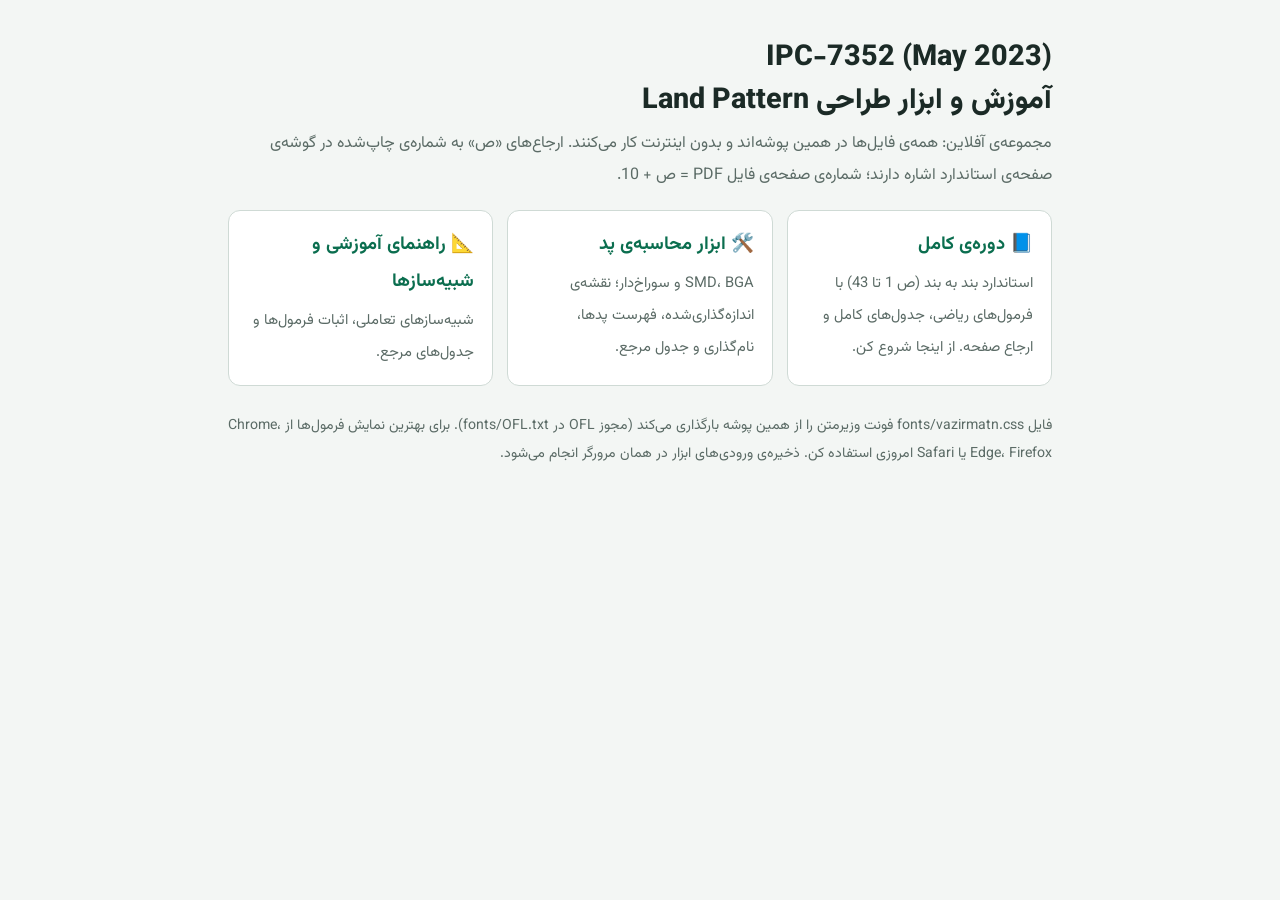
<file: IPC-7352/index.html>
<!DOCTYPE html>
<html lang="fa" dir="rtl">
<head>
<meta charset="utf-8">
<meta name="viewport" content="width=device-width, initial-scale=1">
<title>IPC-7352: آموزش و ابزار طراحی Land Pattern</title>
<link rel="stylesheet" href="fonts/vazirmatn.css">
<style>
:root{--bg:#f3f6f4;--fg:#1b2a26;--mut:#5b6b66;--card:#fff;--ln:#cfdad5;--ac:#0b6e4f;box-sizing:border-box}
@media (prefers-color-scheme:dark){:root{--bg:#101a17;--fg:#e3ede8;--mut:#9bb0a8;--card:#17241f;--ln:#2b3d36;--ac:#4fd1a1}}
*{box-sizing:border-box;font-family:Vazirmatn,Tahoma,sans-serif}
body{margin:0;background:var(--bg);color:var(--fg);line-height:2}
main{max-width:860px;margin:auto;padding:36px 18px 60px}
h1{font-size:1.8rem;font-weight:800;margin:0 0 6px;line-height:1.5}
p{color:var(--mut);margin:4px 0 18px}
.grid{display:grid;grid-template-columns:repeat(auto-fit,minmax(240px,1fr));gap:14px}
a.card{display:block;background:var(--card);border:1px solid var(--ln);border-radius:12px;padding:16px 18px;color:var(--fg);text-decoration:none}
a.card:hover,a.card:focus-visible{border-color:var(--ac);outline:2px solid var(--ac)}
a.card b{display:block;color:var(--ac);font-size:1.15rem;margin-bottom:4px}
a.card span{color:var(--mut);font-size:.92rem}
.note{font-size:.88rem;color:var(--mut);margin-top:26px}
</style>
</head>
<body>
<main>
<h1>IPC-7352 (May 2023)<br>آموزش و ابزار طراحی Land Pattern</h1>
<p>مجموعه‌ی آفلاین: همه‌ی فایل‌ها در همین پوشه‌اند و بدون اینترنت کار می‌کنند. ارجاع‌های «ص» به شماره‌ی چاپ‌شده در گوشه‌ی صفحه‌ی استاندارد اشاره دارند؛ شماره‌ی صفحه‌ی فایل PDF = ص + 10.</p>
<div class="grid">
<a class="card" href="course.html"><b>📘 دوره‌ی کامل</b><span>استاندارد بند به بند (ص 1 تا 43) با فرمول‌های ریاضی، جدول‌های کامل و ارجاع صفحه. از اینجا شروع کن.</span></a>
<a class="card" href="tool.html"><b>🛠️ ابزار محاسبه‌ی پد</b><span>SMD، BGA و سوراخ‌دار؛ نقشه‌ی اندازه‌گذاری‌شده، فهرست پدها، نام‌گذاری و جدول مرجع.</span></a>
<a class="card" href="guide.html"><b>📐 راهنمای آموزشی و شبیه‌سازها</b><span>شبیه‌سازهای تعاملی، اثبات فرمول‌ها و جدول‌های مرجع.</span></a>
</div>
<p class="note">فایل <code>fonts/vazirmatn.css</code> فونت وزیرمتن را از همین پوشه بارگذاری می‌کند (مجوز OFL در <code>fonts/OFL.txt</code>). برای بهترین نمایش فرمول‌ها از Chrome، Edge، Firefox یا Safari امروزی استفاده کن. ذخیره‌ی ورودی‌های ابزار در همان مرورگر انجام می‌شود.</p>
</main>
</body>
</html>
</file>
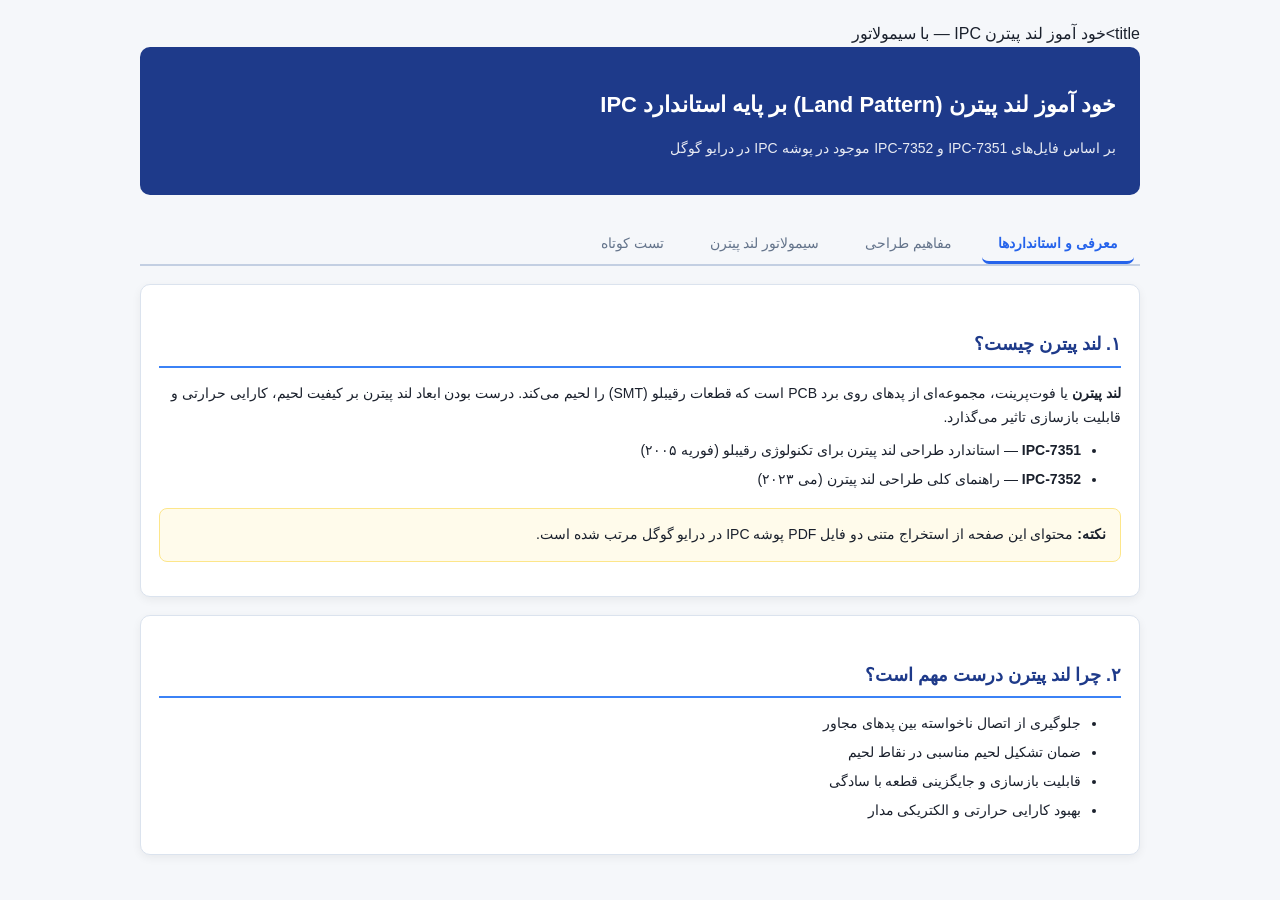
<file: ipc-tutorial.html>
<!DOCTYPE html>
<html lang="fa" dir="rtl">
<head>
<meta charset="UTF-8">
<meta name="viewport" content="width=device-width, initial-scale=1.0">
title>خود آموز لند پیترن IPC — با سیمولاتور</title>
<style>
  body { font-family: Tahoma, Arial, sans-serif; background: #f5f7fa; color: #1a202c; line-height: 1.7; padding: 20px; max-width: 1000px; margin: 0 auto; direction: rtl; }
  header { background: #1e3a8a; color: #fff; padding: 24px; border-radius: 10px; margin-bottom: 24px; }
  header h1 { font-size: 22px; margin-bottom: 6px; }
  header p { font-size: 14px; opacity: 0.9; }
  h2 { color: #1e3a8a; border-bottom: 2px solid #3b82f6; padding-bottom: 6px; margin: 26px 0 14px; font-size: 18px; }
  h3 { color: #2563eb; margin: 18px 0 10px; font-size: 15px; }
  p { font-size: 14px; margin-bottom: 10px; }
  ul { margin: 6px 0 14px 20px; }
  li { margin-bottom: 5px; font-size: 14px; }
  .card { background: #fff; border: 1px solid #dbe3ee; border-radius: 10px; padding: 18px; margin: 18px 0; box-shadow: 0 3px 10px rgba(0,0,0,0.06); }
  table { width: 100%; border-collapse: collapse; margin: 12px 0; font-size: 14px; }
  th, td { border: 1px solid #c3cfe2; padding: 10px; text-align: right; }
  th { background: #eef2f7; color: #1e3a8a; }
  .formula { text-align: center; font-size: 16px; font-weight: bold; color: #1e3a8a; margin: 12px 0; }
  .note { background: #fffbeb; border: 1px solid #fde68a; border-radius: 8px; padding: 14px; margin: 16px 0; font-size: 14px; }
  .warning { background: #fef2f2; border: 1px solid #fecaca; border-radius: 8px; padding: 14px; margin: 16px 0; font-size: 14px; color: #991b1b; }
  .result { background: #f0fdf4; border: 1px solid #86efac; border-radius: 8px; padding: 16px; margin-top: 16px; display: none; }
  .result.show { display: block; }
  canvas { border: 1px solid #c3cfe2; border-radius: 8px; background: #fff; display: block; margin: 14px auto; max-width: 100%; }
  input[type="number"] { padding: 8px 12px; border: 1px solid #c3cfe2; border-radius: 7px; font-size: 14px; width: 100%; max-width: 180px; }
  label { font-weight: 600; color: #334155; margin-top: 10px; display: block; }
  .grid { display: grid; grid-template-columns: repeat(auto-fit, minmax(180px, 1fr)); gap: 14px; margin-top: 14px; }
  button { background: #2563eb; color: #fff; border: none; padding: 8px 18px; border-radius: 7px; cursor: pointer; font-size: 14px; margin: 6px 6px 0 0; }
  button:hover { background: #1d4ed8; }
  button.secondary { background: #64748b; }
  button.secondary:hover { background: #475569; }
  button.sim { background: #059669; }
  button.sim:hover { background: #047857; }
  .tabs { display: flex; gap: 8px; margin-bottom: 18px; border-bottom: 2px solid #c3cfe2; }
  .tabs button { background: transparent; border: none; border-bottom: 3px solid transparent; padding: 10px 16px; cursor: pointer; font-size: 14px; color: #64748b; }
  .tabs button.active { color: #2563eb; border-bottom-color: #2563eb; font-weight: 700; }
  .tabcontent { display: none; }
  .tabcontent.active { display: block; }
</style>
</head>
<body>

<header>
  <h1>خود آموز لند پیترن (Land Pattern) بر پایه استاندارد IPC</h1>
  <p>بر اساس فایل‌های IPC-7351 و IPC-7352 موجود در پوشه IPC در درایو گوگل</p>
</header>

<div class="tabs">
  <button class="tab-btn active" onclick="openTab('intro')">معرفی و استانداردها</button>
  <button class="tab-btn" onclick="openTab('theory')">مفاهیم طراحی</button>
  <button class="tab-btn" onclick="openTab('sim')">سیمولاتور لند پیترن</button>
  <button class="tab-btn" onclick="openTab('quiz')">تست کوتاه</button>
</div>

<div id="intro" class="tabcontent active">
  <div class="card">
    <h2>۱. لند پیترن چیست؟</h2>
    <p><strong>لند پیترن</strong> یا فوت‌پرینت، مجموعه‌ای از پدهای روی برد PCB است که قطعات رقیبلو (SMT) را لحیم می‌کند. درست بودن ابعاد لند پیترن بر کیفیت لحیم، کارایی حرارتی و قابلیت بازسازی تاثیر می‌گذارد.</p>
    <ul>
      <li><strong>IPC-7351</strong> — استاندارد طراحی لند پیترن برای تکنولوژی رقیبلو (فوریه ۲۰۰۵)</li>
      <li><strong>IPC-7352</strong> — راهنمای کلی طراحی لند پیترن (می ۲۰۲۳)</li>
    </ul>
    <div class="note"><strong>نکته:</strong> محتوای این صفحه از استخراج متنی دو فایل PDF پوشه IPC در درایو گوگل مرتب شده است.</div>
  </div>

  <div class="card">
    <h2>۲. چرا لند پیترن درست مهم است؟</h2>
    <ul>
      <li>جلوگیری از اتصال ناخواسته بین پدهای مجاور</li>
      <li>ضمان تشکیل لحیم مناسبی در نقاط لحیم</li>
      <li>قابلیت بازسازی و جایگزینی قطعه با سادگی</li>
      <li>بهبود کارایی حرارتی و الکتریکی مدار</li>
    </ul>
  </div>
</div>

<div id="theory" class="tabcontent">
  <div class="card">
    <h2>۳. ابعاد اصلی لند پیترن</h2>
    <p>برای محاسبه ابعاد لند، ابعاد زیر از دیتاشیت قطعه مورد نیاز است:</p>
    <table>
      <tr><th>نماد</th><th>معنی</th><th>توضیح</th></tr>
      <tr><td>L</td><td>طول لینک</td><td>طول انتهایی لینک</td></tr>
      <tr><td>W</td><td>عرض لینک</td><td>عرض انتهایی لینک</td></tr>
      <tr><td>P</td><td>پچ (mm)</td><td>فاصله مرکز به مرکز بین لینک‌های مجاور</td></tr>
      <tr><td>T</td><td>ضد لحیم</td><td>حداکثر تفاوت ابعاد در هنگام تولید</td></tr>
    </table>
  </div>

  <div class="card">
    <h2>۴. فرمول محاسبه (ساختگی IPC-7351)</h2>
    <p class="formula">طول لند Z = L + 2 × T + ورانه</p>
    <p class="formula">عرض لند G = W + 2 × T</p>
    <div class="note">ورانه مقدار اضافی لحیم است که معمولاً ۰.۲ تا ۰.۵ mm در نظر گرفته می‌شود.</div>
  </div>
</div>

<div id="sim" class="tabcontent">
  <div class="card">
    <h2>۵.سیمولاتور لند پیترن</h2>
    <p>ابعاد لینک را وارد کنید و ابعاد پیشنهادی لند را دریافت کنید.</p>

    <div class="grid">
      <div class="field">
        <label>طول لینک L (mm)</label>
        <input type="number" id="inL" value="3.0" step="0.1">
      </div>
      <div class="field">
        <label>عرض لینک W (mm)</label>
        <input type="number" id="inW" value="1.0" step="0.1">
      </div>
      <div class="field">
        <label>پچ P (mm)</label>
        <input type="number" id="inP" value="1.27" step="0.1">
      </div>
      <div class="field">
        <label>ضد لحیم T (mm)</label>
        <input type="number" id="inT" value="0.1" step="0.05">
      </div>
    </div>

    <div style="margin-top:16px;">
      <button class="btn sim" onclick="calcSim()">محاسبه و رسم لند</button>
      <button class="btn secondary" onclick="resetSim()">بازنشانی</button>
    </div>

    <canvas id="simCanvas" width="700" height="320"></canvas>

    <div id="simResult" class="result">
      <h3>نتیجه محاسبه</h3>
      <table>
        <tr><th>طول لند Z</th><td id="outZ">—</td> mm</tr>
        <tr><th>عرض لند G</th><td id="outG">—</td> mm</tr>
        <tr><th>فاصله بین پدها</th><td id="outGap">—</td> mm</tr>
      </table>
      <p id="simMsg"></p>
    </div>
  </div>
</div>

<div id="quiz" class="tabcontent">
  <div class="card">
    <h2>۶. تست کوتاه خودآموزی</h2>
    <form id="quizForm">
      <div style="margin-bottom:16px;">
        <p>۱. لند پیترن برای چه است؟</p>
        <label><input type="radio" name="q1" value="a"> طراحی پدهای لحیم قطعات</label><br>
        <label><input type="radio" name="q1" value="b"> رنگ کردن برد</label><br>
        <label><input type="radio" name="q1" value="c"> ایجاد کابل</label>
      </div>
      <div style="margin-bottom:16px;">
        <p>۲. هر دو استاندارد IPC-7351 و IPC-7352 مربوط به چه هستند؟</p>
        <label><input type="radio" name="q2" value="a"> لند پیترن PCB</label><br>
        <label><input type="radio" name="q2" value="b"> کابل USB</label><br>
        <label><input type="radio" name="q2" value="c"> سوئچ برای بافت</label>
      </div>
      <button type="button" class="btn" onclick="checkQuiz()">بررسی پاسخ</button>
      <div id="quizResult" class="result" style="margin-top:14px;"></div>
    </form>
  </div>
</div>

<script>
  function openTab(id) {
    document.querySelectorAll('.tabcontent').forEach(t => t.classList.remove('active'));
    document.getElementById(id).classList.add('active');
  }

  function calcSim() {
    const L = parseFloat(document.getElementById('inL').value) || 0;
    const W = parseFloat(document.getElementById('inW').value) || 0;
    const P = parseFloat(document.getElementById('inP').value) || 0;
    const T = parseFloat(document.getElementById('inT').value) || 0;
    const overhang = 0.3;

    const Z = L + 2 * T + overhang;
    const G = W + 2 * T;
    const gap = P - G;

    document.getElementById('outZ').textContent = Z.toFixed(2);
    document.getElementById('outG').textContent = G.toFixed(2);
    document.getElementById('outGap').textContent = gap.toFixed(2);
    document.getElementById('simResult').classList.add('show');

    const msg = document.getElementById('simMsg');
    if (gap < 0.2) {
      msg.style.color = '#991b1b';
      msg.textContent = 'هشدار: فاصله بین پدها بسیار کم است، خطر اتصال ناخواسته وجود دارد.';
    } else {
      msg.style.color = '#166534';
      msg.textContent = 'ابعاد لند مناسب است.';
    }

    drawSim(L, W, P, Z, G, gap);
  }

  function resetSim() {
    document.getElementById('inL').value = '3.0';
    document.getElementById('inW').value = '1.0';
    document.getElementById('inP').value = '1.27';
    document.getElementById('inT').value = '0.1';
    document.getElementById('simResult').classList.remove('show');
    const ctx = document.getElementById('simCanvas').getContext('2d');
    ctx.clearRect(0, 0, ctx.canvas.width, ctx.canvas.height);
  }

  function drawSim(L, W, P, Z, G, gap) {
    const c = document.getElementById('simCanvas');
    const ctx = c.getContext('2d');
    const scale = 90;
    const cx = c.width / 2;
    const cy = c.height / 2;

    ctx.clearRect(0, 0, c.width, c.height);

    // رسم قطعه
    ctx.fillStyle = '#e2e8f0';
    ctx.strokeStyle = '#475569';
    ctx.lineWidth = 2;
    ctx.fillRect(cx - L/2*scale - 20, cy - W/2*scale - 10, L*scale + 40, W*scale + 20);
    ctx.strokeRect(cx - L/2*scale - 20, cy - W/2*scale - 10, L*scale + 40, W*scale + 20);

    // رسم پد لند
    ctx.fillStyle = '#3b82f6';
    const padW = G * scale;
    const padH = Z * scale;
    ctx.fillRect(cx - padW/2, cy - padH/2, padW, padH);
    ctx.fillRect(cx - padW/2 + P*scale, cy - padH/2, padW, padH);

    // ابعاد
    ctx.strokeStyle = '#1e3a8a';
    ctx.font = '14px tahoma';
    ctx.fillStyle = '#1e3a8a';
    ctx.fillText('طول لند Z = ' + Z.toFixed(2) + ' mm', cx - padW/2 - 120, cy - padH/2 - 10);
    ctx.fillText('فاصله P = ' + P.toFixed(2) + ' mm', cx + padW/2 + 10, cy);
  }

  function checkQuiz() {
    const q1 = document.querySelector('input[name="q1"]:checked');
    const q2 = document.querySelector('input[name="q2"]:checked');
    const res = document.getElementById('quizResult');
    let score = 0;
    let txt = '';
    if (q1 && q1.value === 'a') score++; else txt += 'سوال ۱ پاسخ صحیح: طراحی پدهای لحیم قطعات.<br>';
    if (q2 && q2.value === 'a') score++; else txt += 'سوال ۲ پاسخ صحیح: لند پیترن PCB.<br>';
    res.innerHTML = '<strong>نمره: ' + score + ' از ۲</strong><br>' + txt;
    res.classList.add('show');
  }
</script>

</body>
</html>
</file>
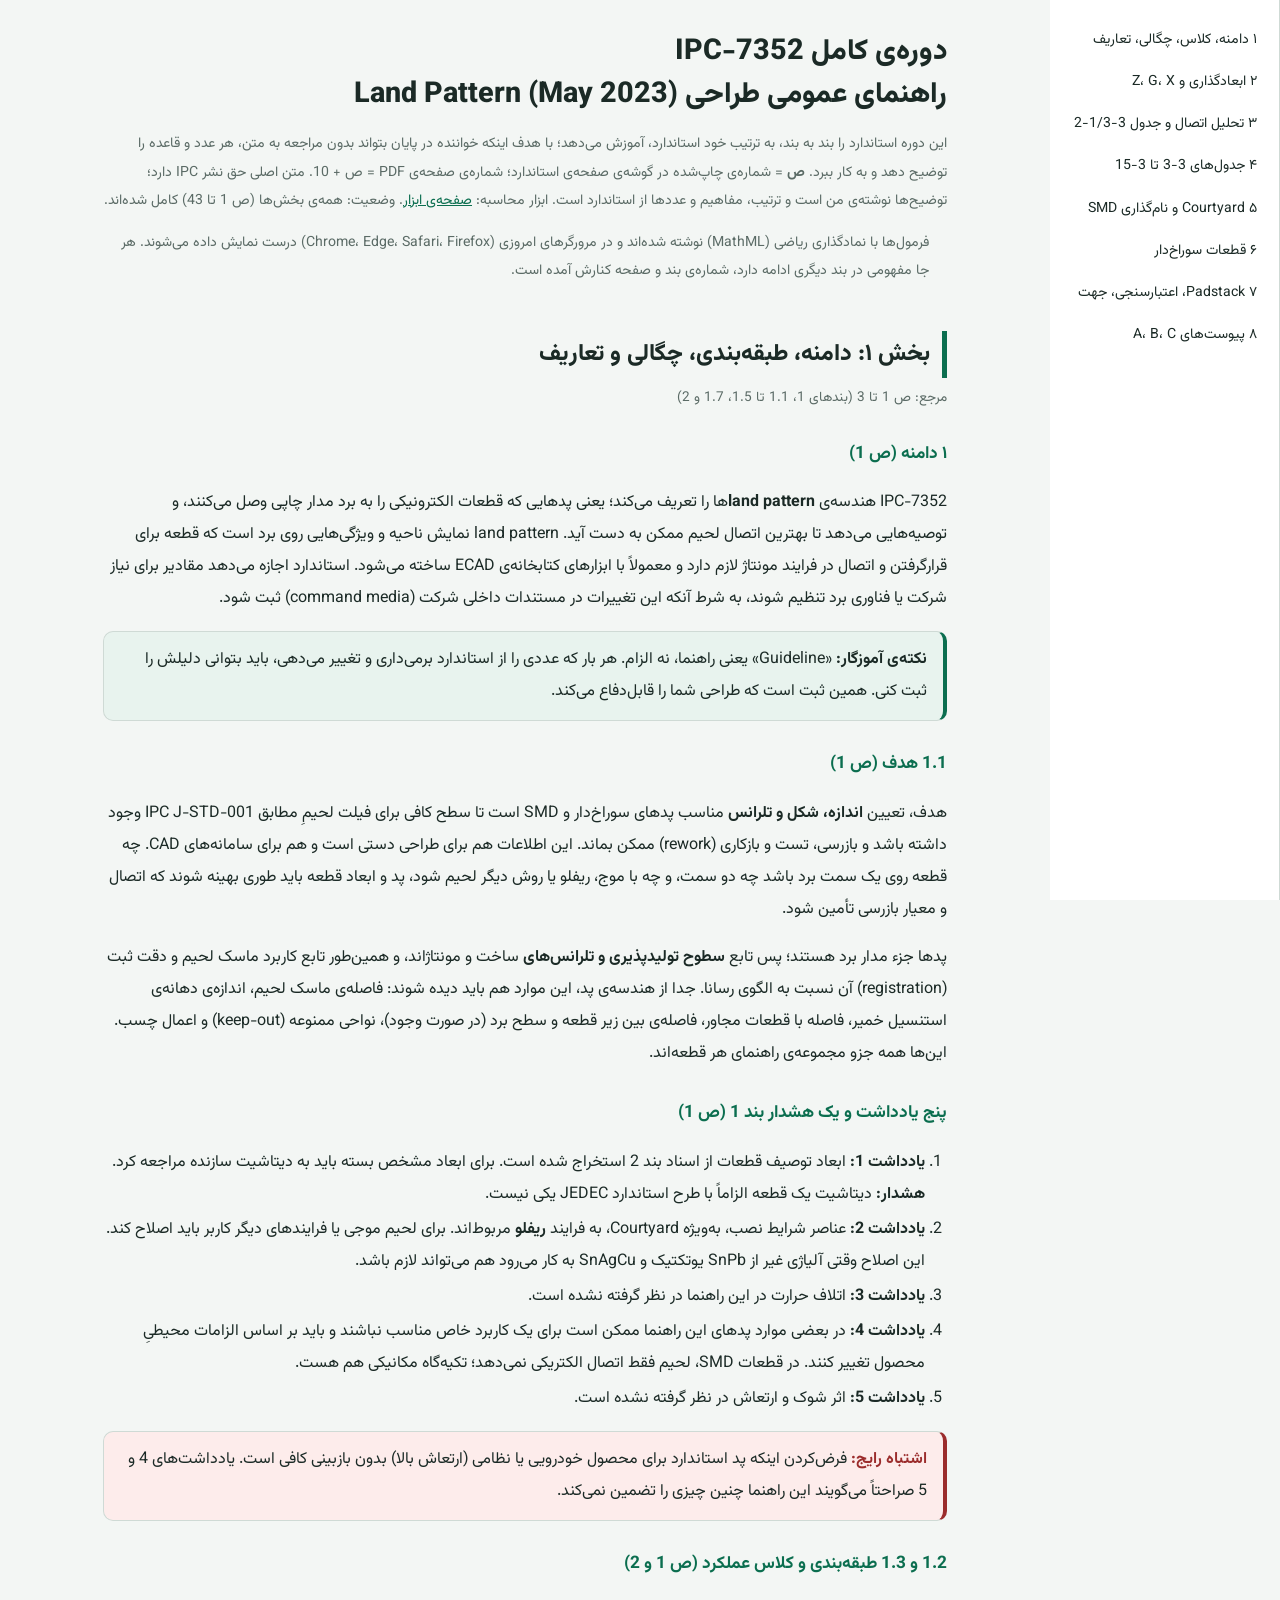
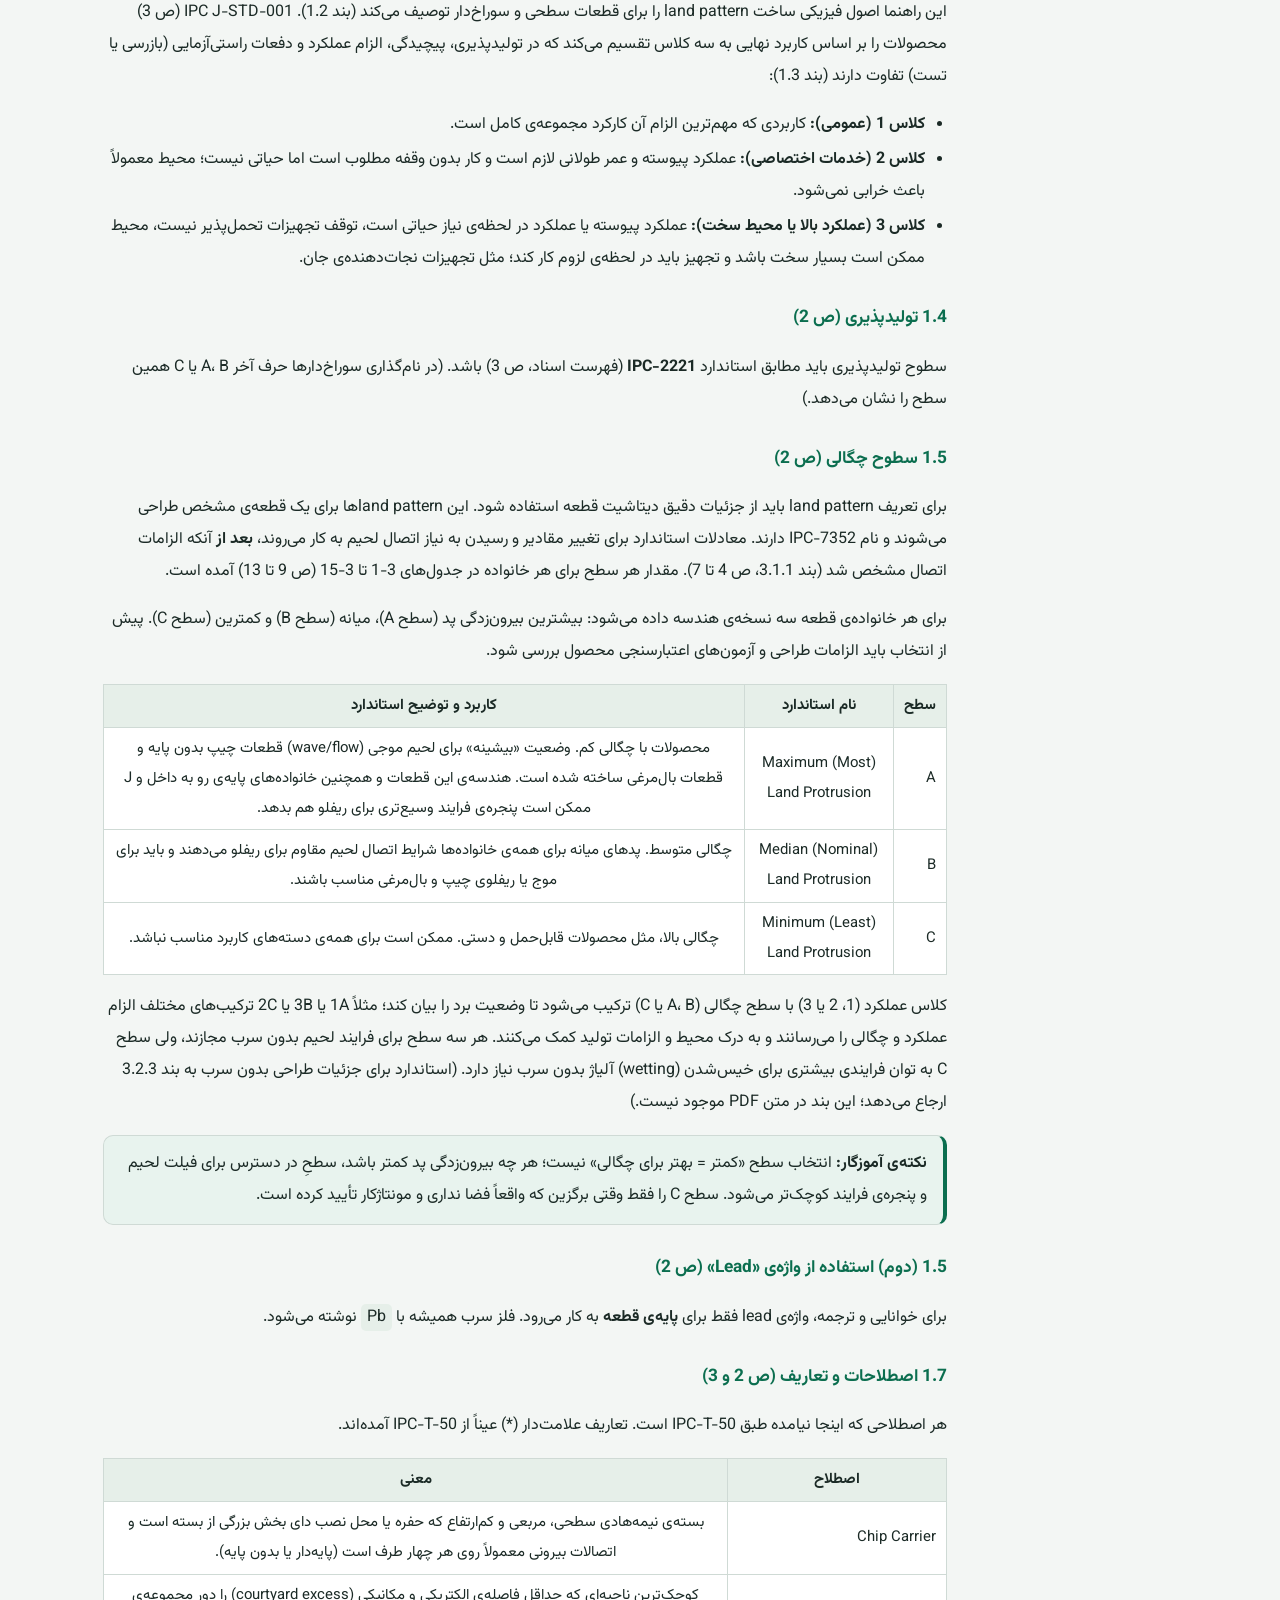
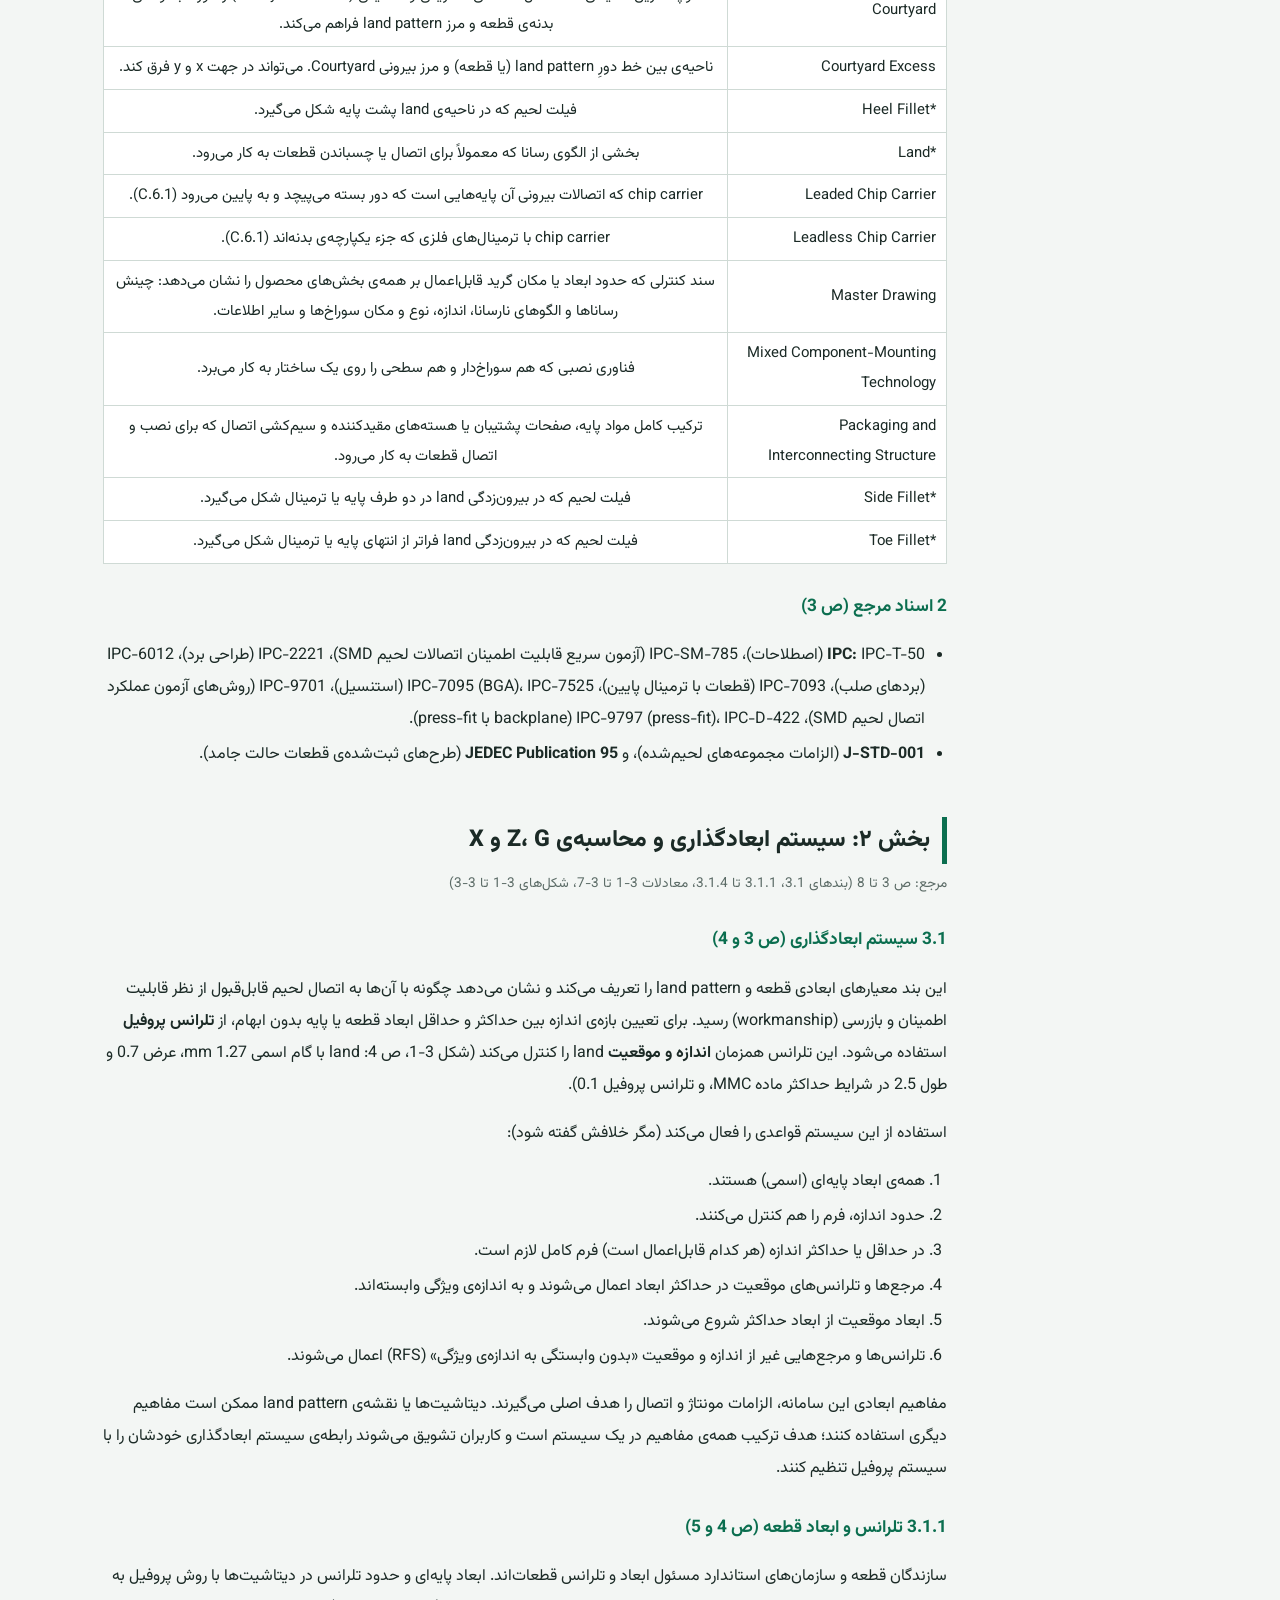
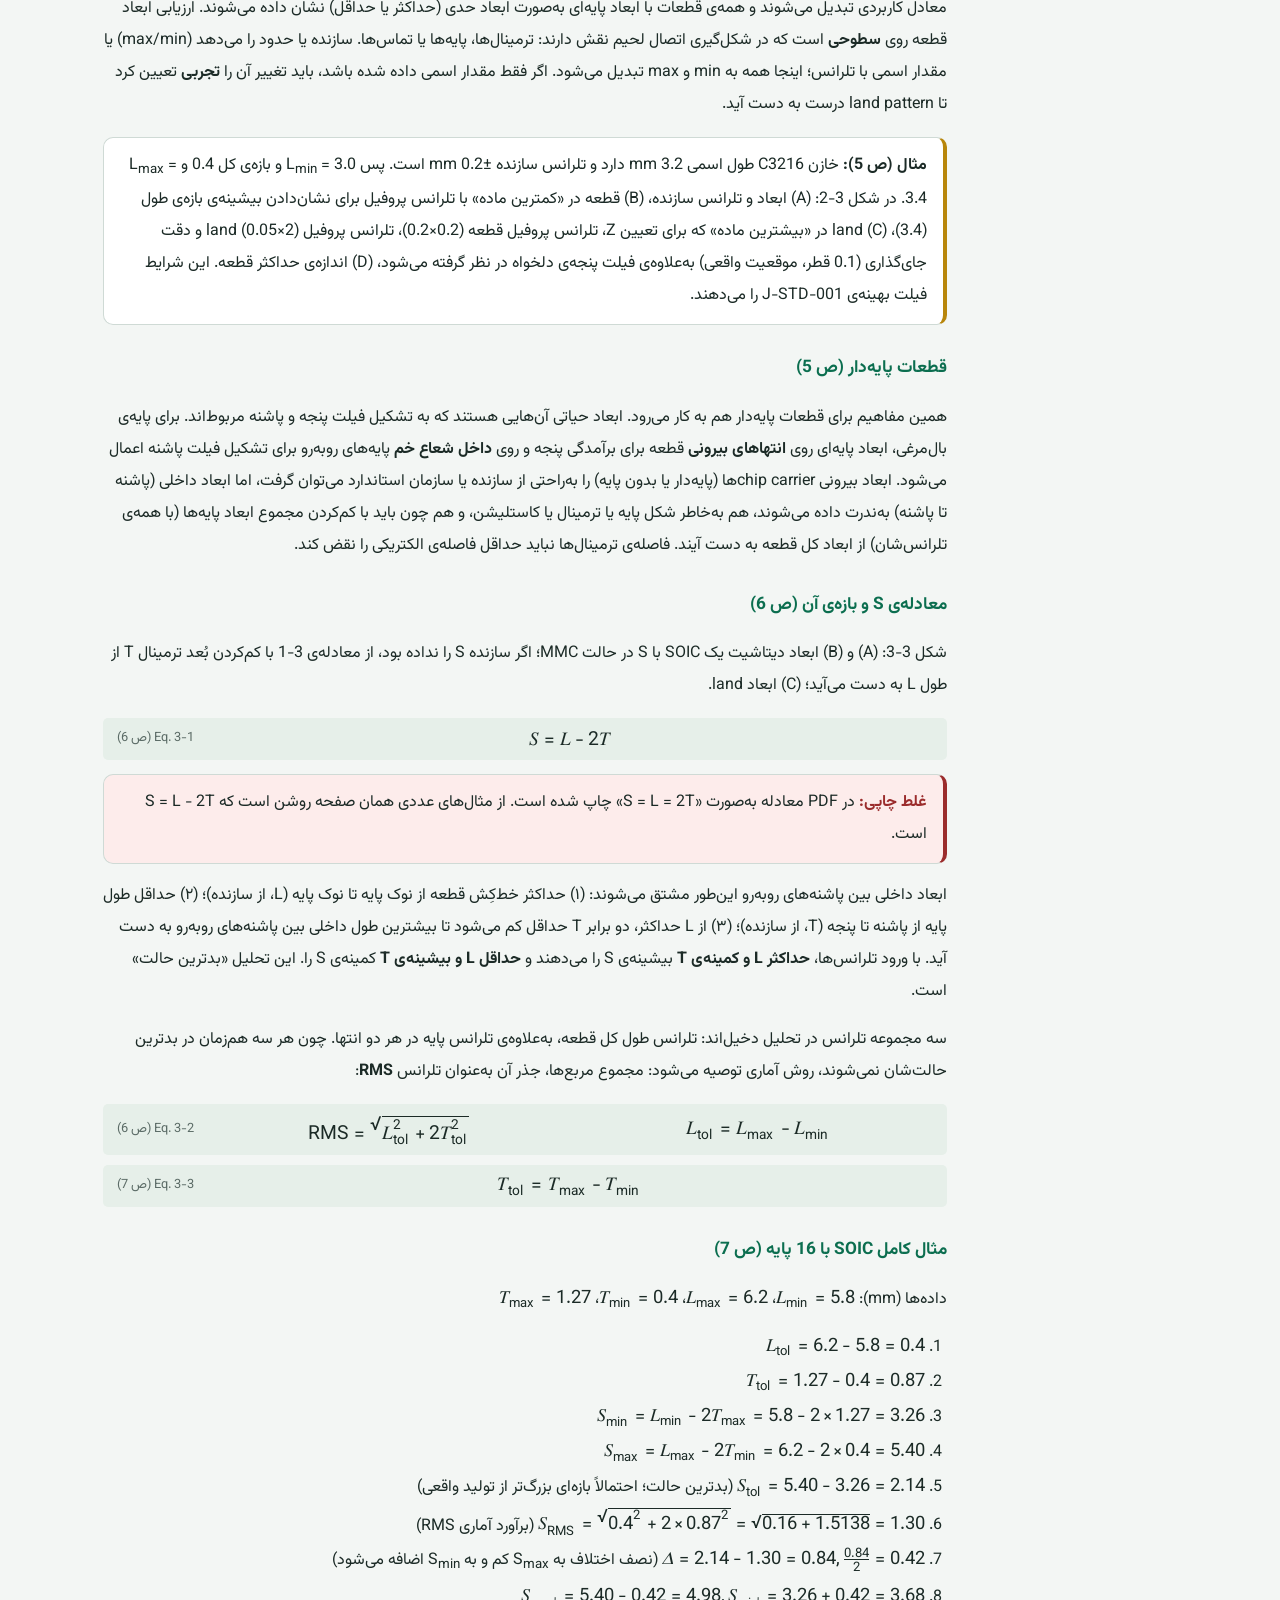
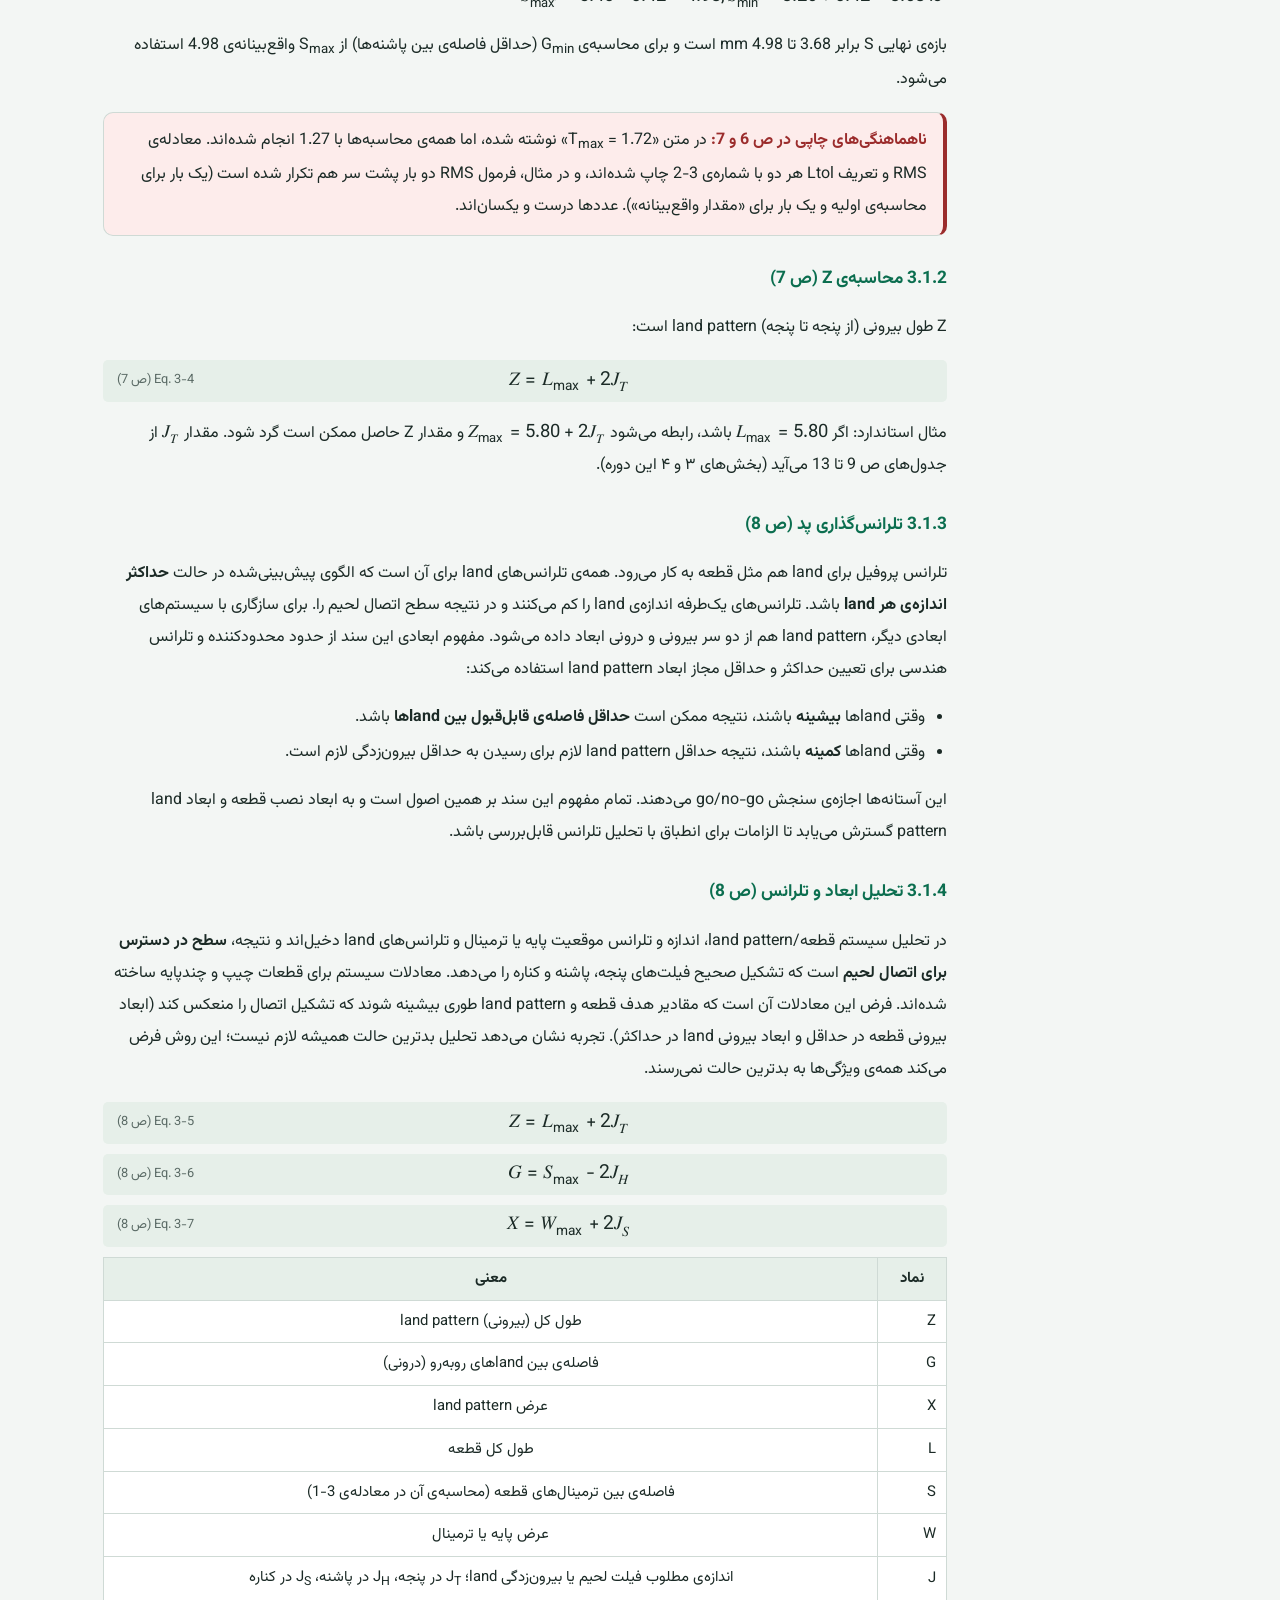
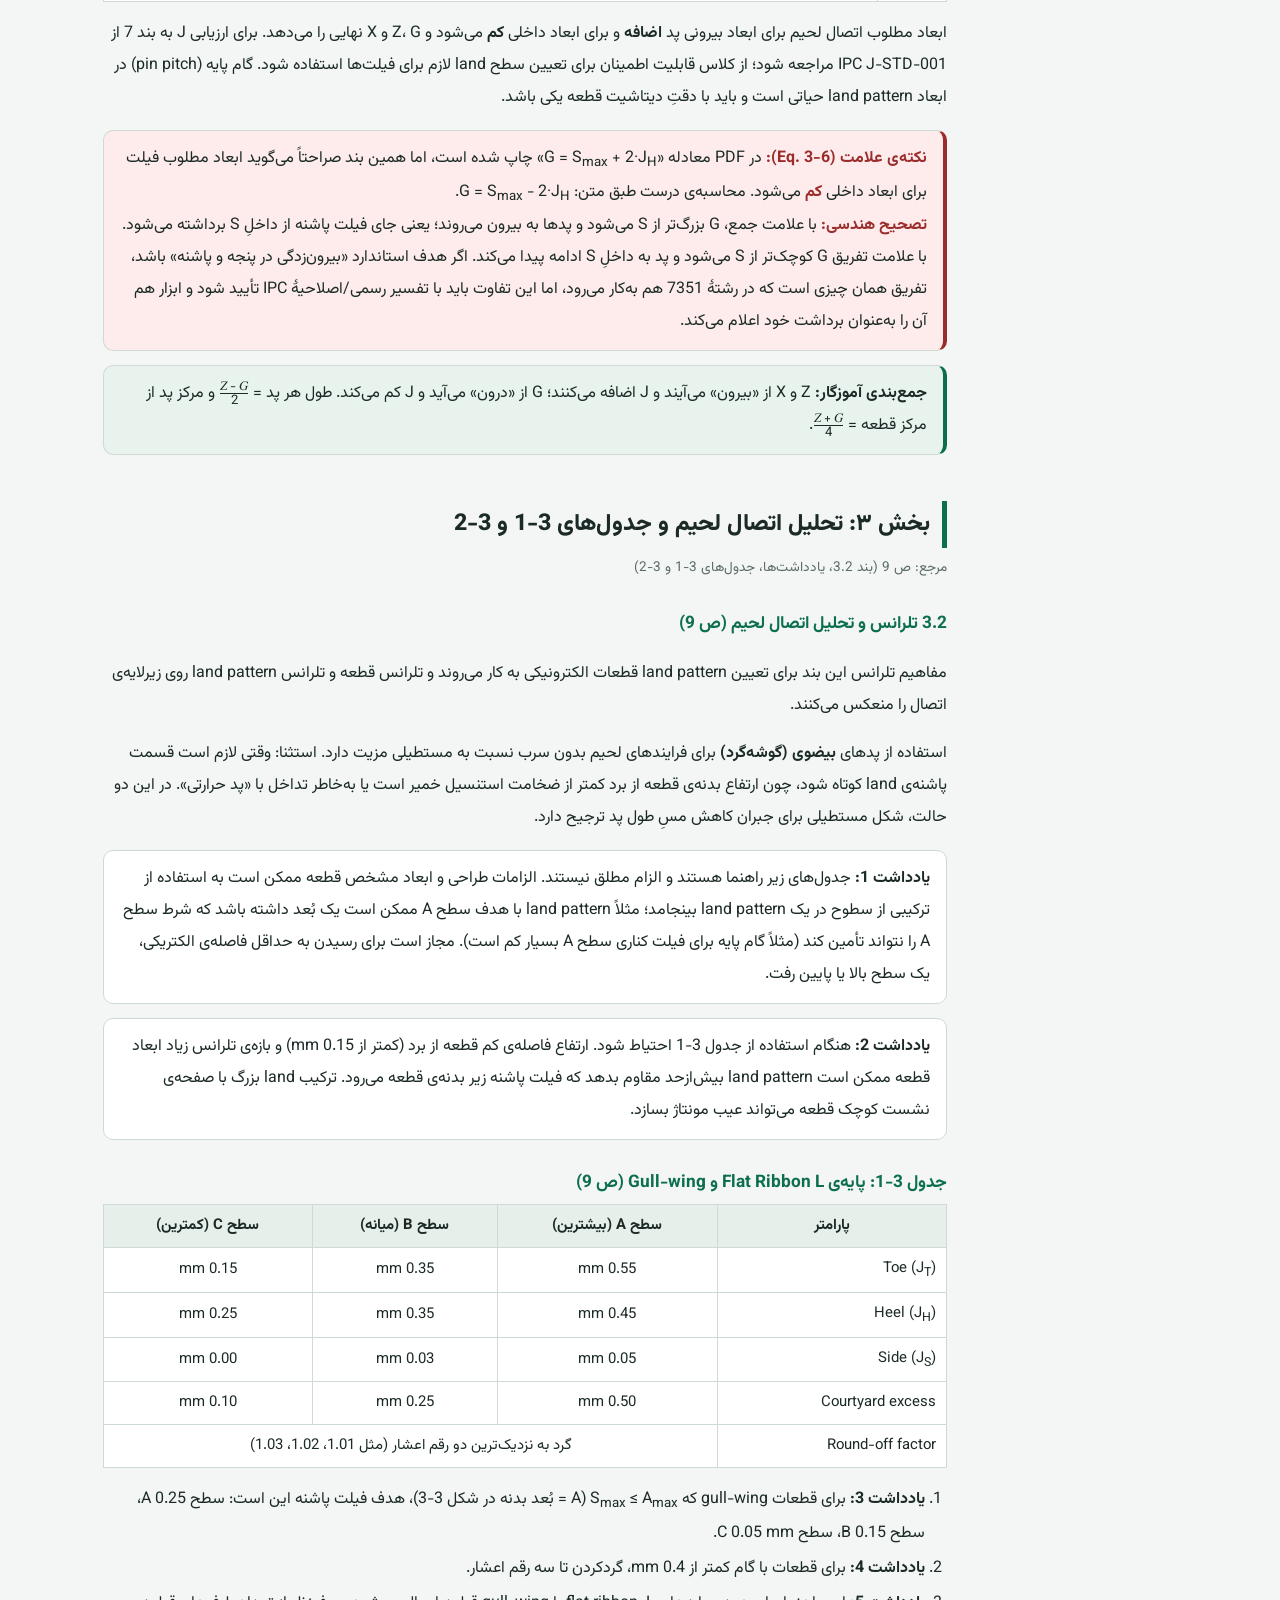
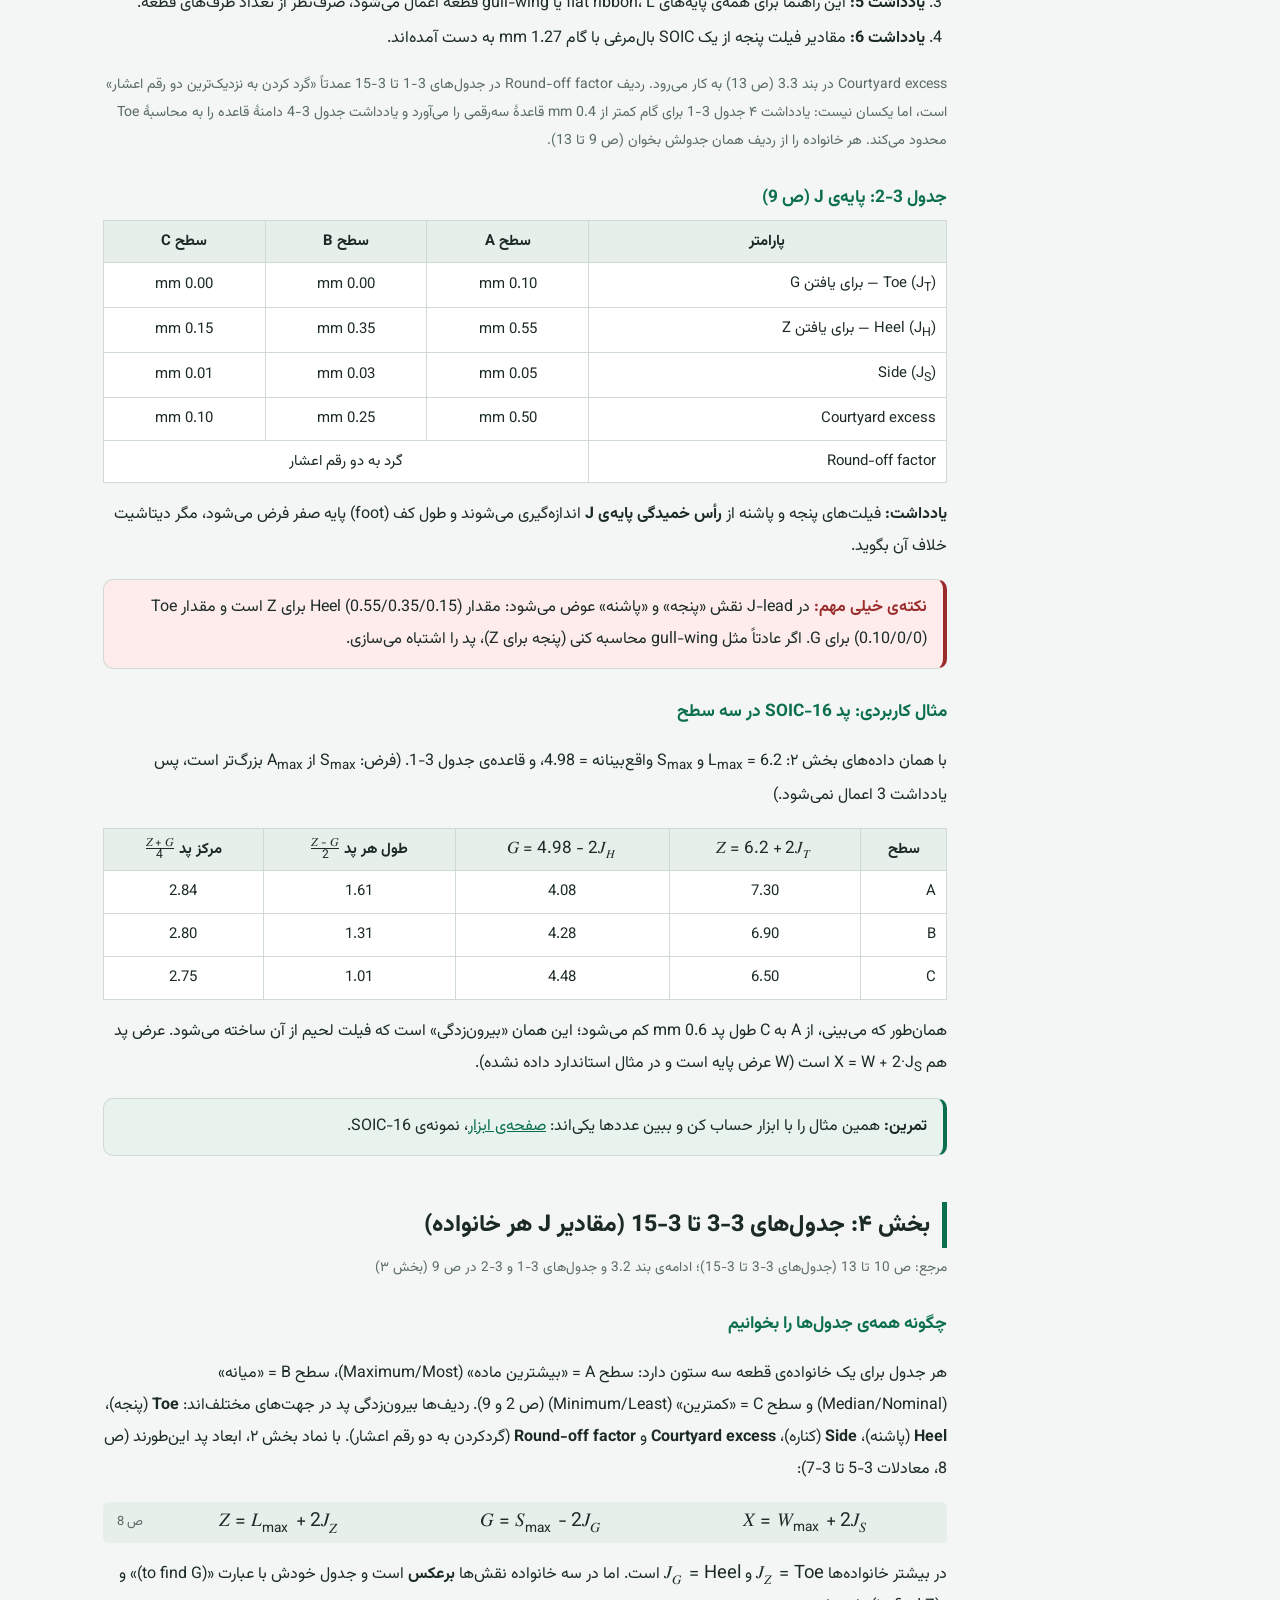
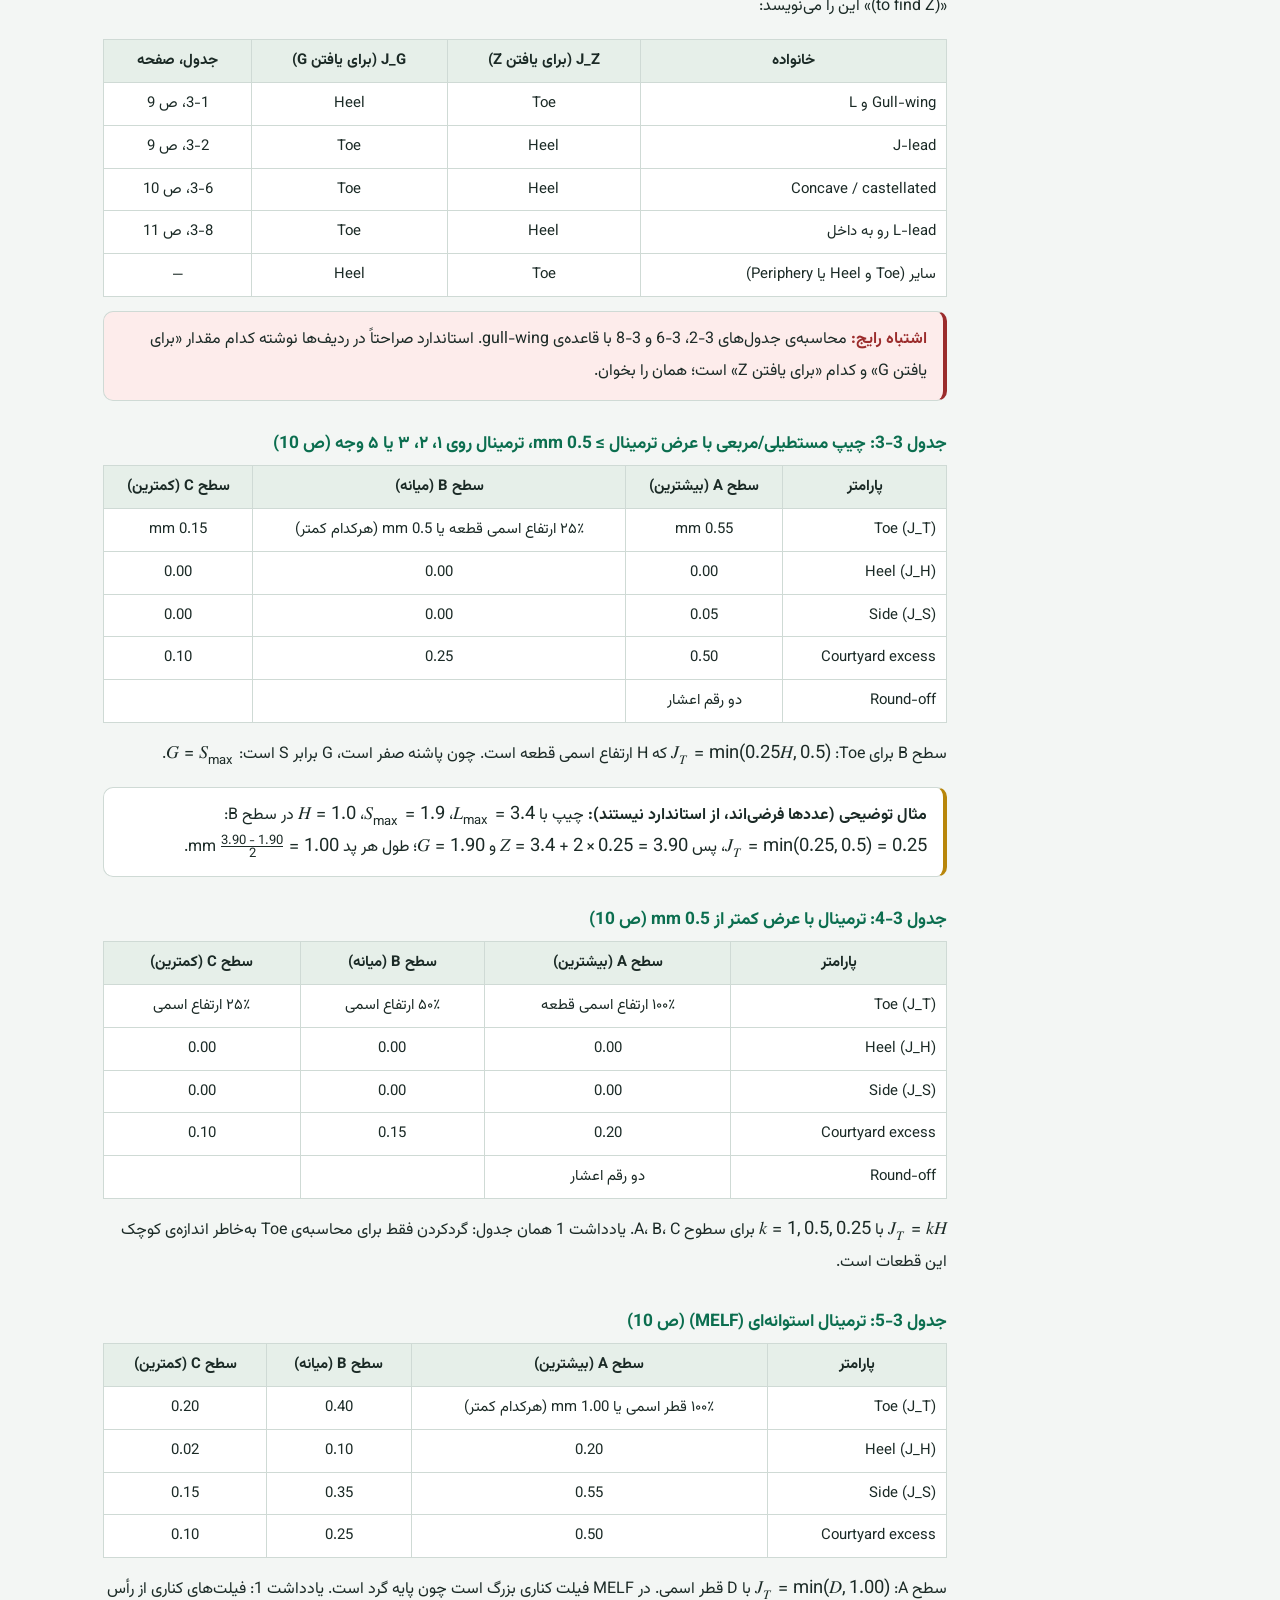
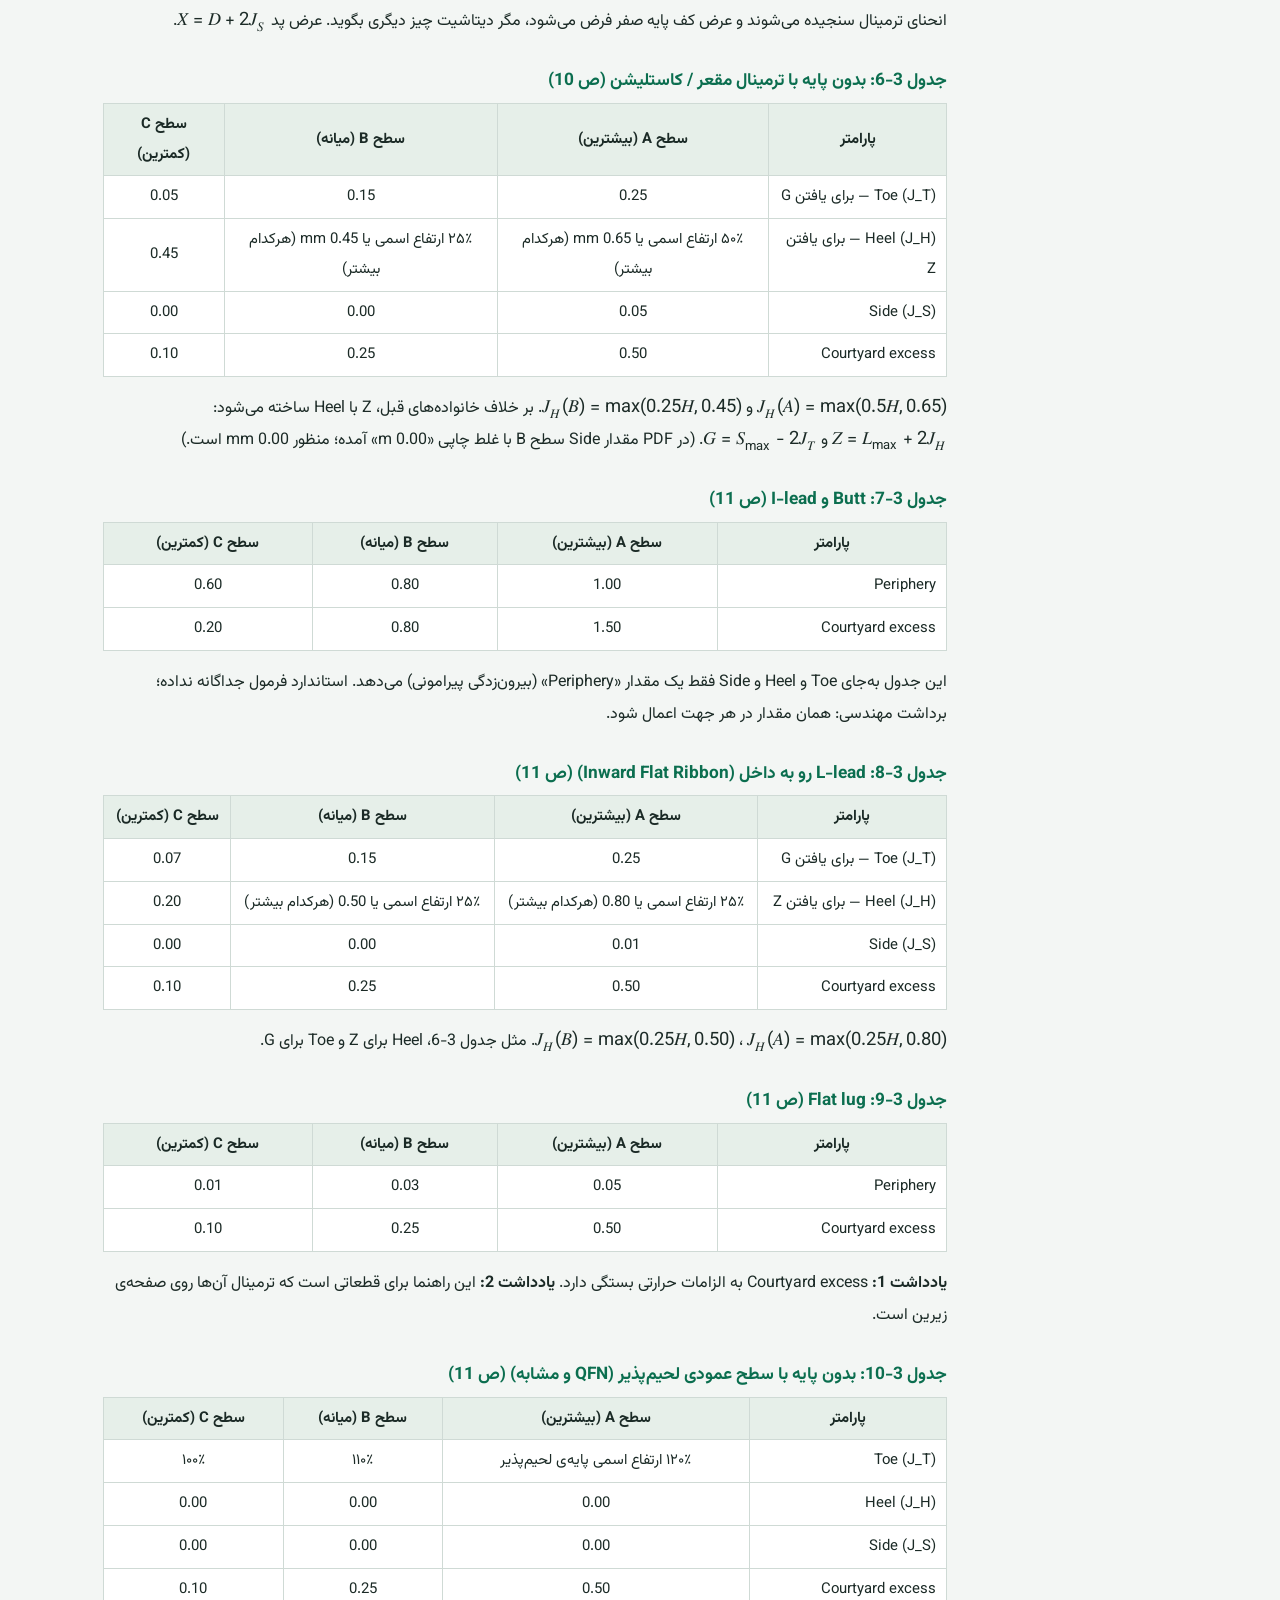
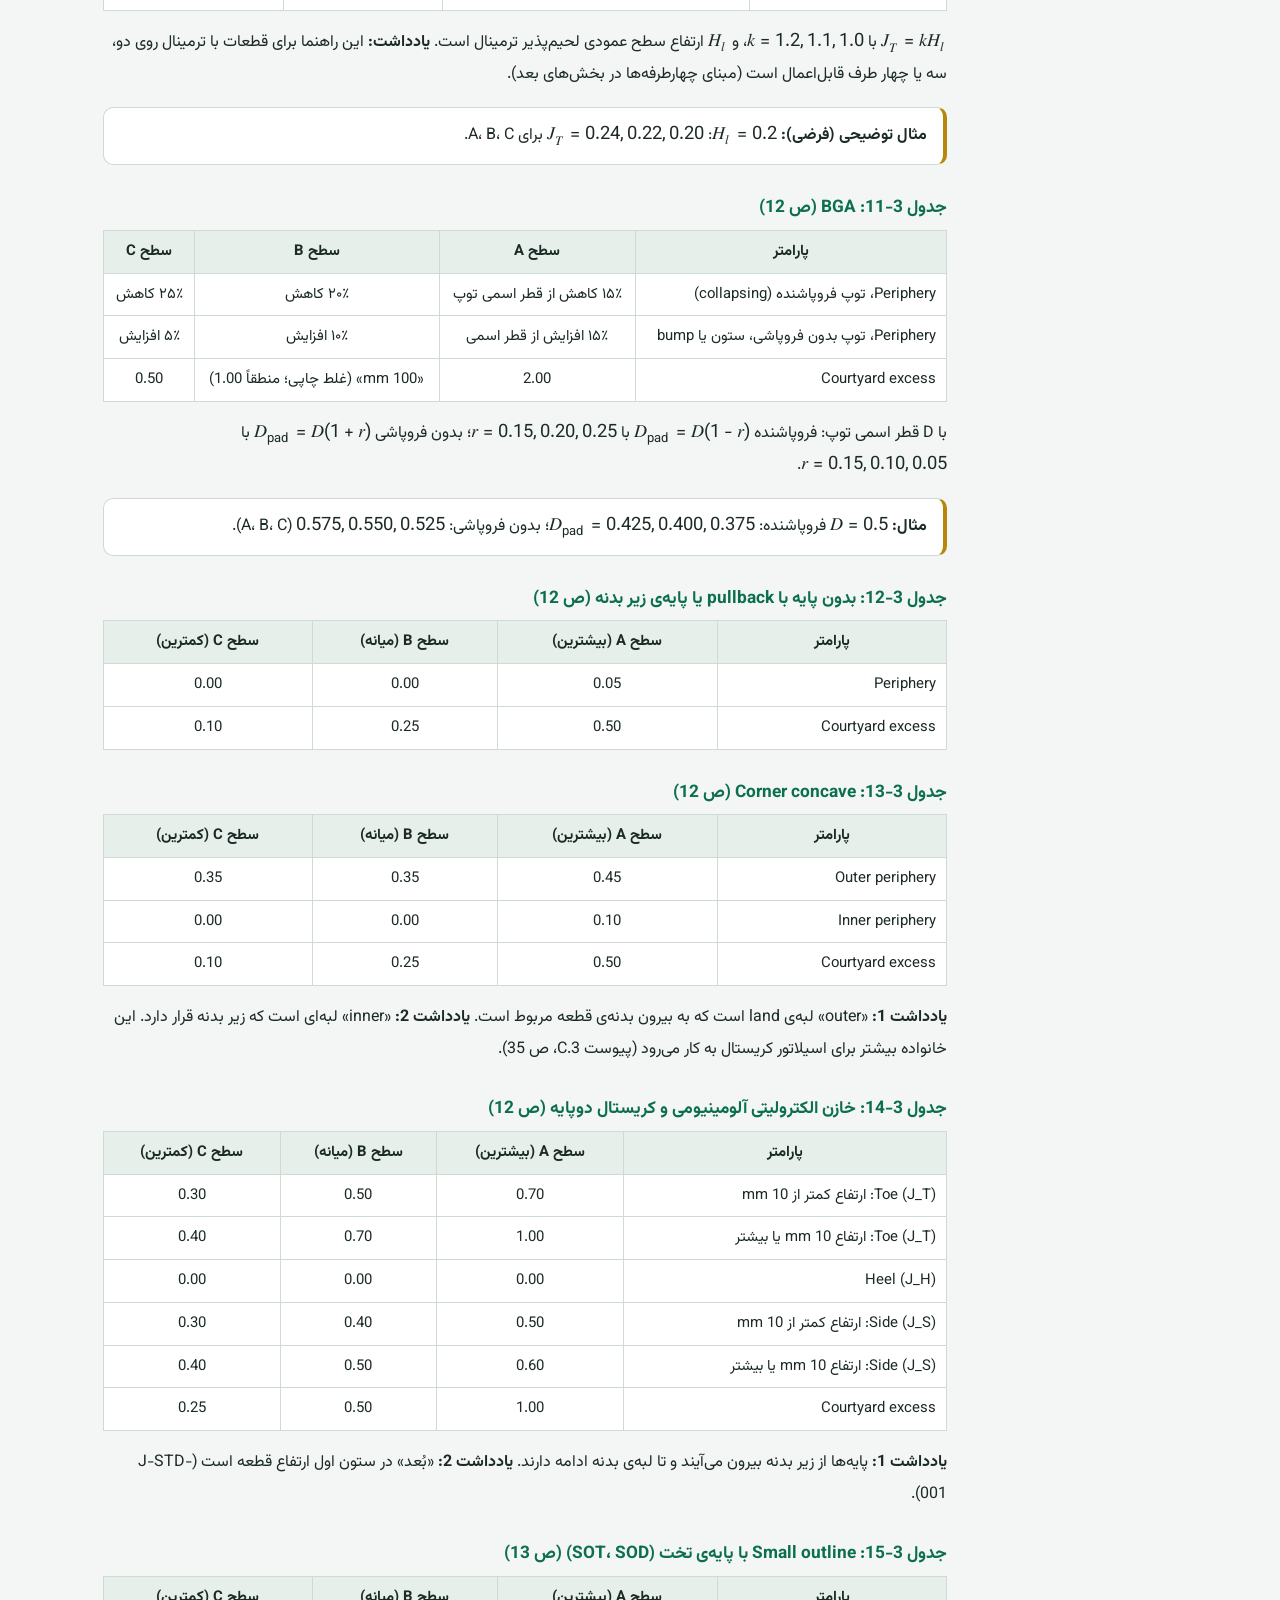
<file: IPC-7352/course.html>
<!DOCTYPE html>
<html lang="fa" dir="rtl">
<head>
<meta charset="utf-8">
<meta name="viewport" content="width=device-width, initial-scale=1, viewport-fit=cover">
<title>دوره‌ی کامل IPC-7352: طراحی Land Pattern</title>
<link rel="stylesheet" href="fonts/vazirmatn.css">
<style>
:root{--bg:#f3f6f4;--fg:#1b2a26;--mut:#5b6b66;--card:#fff;--ln:#cfdad5;--ac:#0b6e4f;--ac2:#b8860b;--code:#e6efe9;--tip:#e8f3ee;--err:#fdeceb;--errc:#9b2c2c;box-sizing:border-box;padding-top:env(safe-area-inset-top,0px);padding-bottom:env(safe-area-inset-bottom,0px)}
@media (prefers-color-scheme:dark){:root:not([data-theme="light"]){--bg:#101a17;--fg:#e3ede8;--mut:#9bb0a8;--card:#17241f;--ln:#2b3d36;--ac:#4fd1a1;--ac2:#e5b94a;--code:#1f3029;--tip:#193029;--err:#3a1f1f;--errc:#f4a3a3}}
*{box-sizing:border-box;font-family:Vazirmatn,Tahoma,sans-serif}
body{margin:0;background:var(--bg);color:var(--fg);line-height:2;font-size:16px}
header,main,footer{max-width:880px;margin:auto;padding:0 18px}
header{padding-top:30px}
h1{font-size:1.8rem;font-weight:800;margin:0 0 6px;line-height:1.5}
h2{font-size:1.45rem;font-weight:800;border-inline-start:5px solid var(--ac);padding-inline-start:12px;margin:0 0 6px}
h3{font-size:1.08rem;color:var(--ac);margin:26px 0 4px}
section{margin-top:46px}
nav{background:var(--card);border-block:1px solid var(--ln);position:sticky;top:env(safe-area-inset-top,0px);z-index:5;overflow-x:auto;white-space:nowrap;padding:8px 12px}
nav a{display:inline-block;padding:2px 10px;color:var(--fg);text-decoration:none;border-radius:6px;font-size:.88rem}
nav a:hover,nav a:focus-visible{background:var(--code);outline:2px solid var(--ac)}
nav .soon{color:var(--mut);opacity:.7}
@media(min-width:900px){nav{position:fixed;top:0;right:0;bottom:0;width:230px;white-space:normal;overflow-y:auto;border-block:0;border-inline-start:1px solid var(--ln);padding:18px 10px}nav a{display:block;margin:2px 0;padding:6px 12px}body{padding-right:230px}}
.pg{display:block;color:var(--mut);font-size:.85rem;margin:0 0 10px}
.box{background:var(--card);border:1px solid var(--ln);border-radius:10px;padding:12px 16px;margin:14px 0}
.tip{background:var(--tip);border-inline-start:4px solid var(--ac)}.err{background:var(--err);border-inline-start:4px solid var(--errc)}.err b{color:var(--errc)}
.ex{border-inline-start:4px solid var(--ac2)}
code,.eq{font-family:Vazirmatn,Consolas,monospace;direction:ltr;unicode-bidi:isolate;background:var(--code);border-radius:5px;padding:1px 6px}
.eq{display:block;text-align:center;padding:8px;margin:10px 0;font-size:1.05rem}
.tw{overflow-x:auto}table{border-collapse:collapse;width:100%;font-size:.93rem;background:var(--card)}th,td{border:1px solid var(--ln);padding:6px 10px;text-align:center}th{background:var(--code)}td:first-child{text-align:start}
ul,ol{padding-inline-start:22px}li{margin:3px 0}
.note{color:var(--mut);font-size:.88rem}
math{direction:ltr;font-family:"Latin Modern Math","STIX Two Math","Cambria Math","Times New Roman",serif;font-size:1.15em}
.eq{display:flex;justify-content:space-between;align-items:center;gap:12px;direction:ltr;flex-wrap:wrap;background:var(--code);padding:8px 14px}.eq>span{font-size:.8rem;color:var(--mut);direction:rtl}.eq math{display:block;margin:2px auto}
a{color:var(--ac)}
</style>
</head>
<body>
<nav>
<a href="#p1">۱ دامنه، کلاس، چگالی، تعاریف</a>
<a href="#p2">۲ ابعادگذاری و Z، G، X</a>
<a href="#p3">۳ تحلیل اتصال و جدول 3-1/3-2</a>
<a href="#p4">۴ جدول‌های 3-3 تا 3-15</a>
<a href="#p5">۵ Courtyard و نام‌گذاری SMD</a>
<a href="#p6">۶ قطعات سوراخ‌دار</a>
<a href="#p7">۷ Padstack، اعتبارسنجی، جهت</a>
<a href="#p8">۸ پیوست‌های A، B، C</a>
</nav>
<header>
<h1>دوره‌ی کامل IPC-7352<br>راهنمای عمومی طراحی Land Pattern (May 2023)</h1>
<p class="note">این دوره استاندارد را بند به بند، به ترتیب خود استاندارد، آموزش می‌دهد؛ با هدف اینکه خواننده در پایان بتواند بدون مراجعه به متن، هر عدد و قاعده را توضیح دهد و به کار ببرد. <b>ص</b> = شماره‌ی چاپ‌شده در گوشه‌ی صفحه‌ی استاندارد؛ شماره‌ی صفحه‌ی PDF = ص + 10. متن اصلی حق نشر IPC دارد؛ توضیح‌ها نوشته‌ی من است و ترتیب، مفاهیم و عددها از استاندارد است. ابزار محاسبه: <a href="tool.html">صفحه‌ی ابزار</a>. وضعیت: همه‌ی بخش‌ها (ص 1 تا 43) کامل شده‌اند.</p>
<p class="note" style="padding:0 18px;max-width:880px;margin:6px auto">فرمول‌ها با نمادگذاری ریاضی (MathML) نوشته شده‌اند و در مرورگرهای امروزی (Chrome، Edge، Safari، Firefox) درست نمایش داده می‌شوند. هر جا مفهومی در بند دیگری ادامه دارد، شماره‌ی بند و صفحه کنارش آمده است.</p>
</header>
<main>

<section id="p1">
<h2>بخش ۱: دامنه، طبقه‌بندی، چگالی و تعاریف</h2>
<span class="pg">مرجع: ص 1 تا 3 (بندهای 1، 1.1 تا 1.5، 1.7 و 2)</span>

<h3>۱ دامنه (ص 1)</h3>
<p>IPC-7352 هندسه‌ی <b>land pattern</b>ها را تعریف می‌کند؛ یعنی پدهایی که قطعات الکترونیکی را به برد مدار چاپی وصل می‌کنند، و توصیه‌هایی می‌دهد تا بهترین اتصال لحیم ممکن به دست آید. land pattern نمایش ناحیه و ویژگی‌هایی روی برد است که قطعه برای قرارگرفتن و اتصال در فرایند مونتاژ لازم دارد و معمولاً با ابزارهای کتابخانه‌ی ECAD ساخته می‌شود. استاندارد اجازه می‌دهد مقادیر برای نیاز شرکت یا فناوری برد تنظیم شوند، به شرط آنکه این تغییرات در مستندات داخلی شرکت (command media) ثبت شود.</p>
<div class="box tip"><b>نکته‌ی آموزگار:</b> «Guideline» یعنی راهنما، نه الزام. هر بار که عددی را از استاندارد برمی‌داری و تغییر می‌دهی، باید بتوانی دلیلش را ثبت کنی. همین ثبت است که طراحی شما را قابل‌دفاع می‌کند.</div>

<h3>1.1 هدف (ص 1)</h3>
<p>هدف، تعیین <b>اندازه، شکل و تلرانس</b> مناسب پدهای سوراخ‌دار و SMD است تا سطح کافی برای فیلت لحیمِ مطابق IPC J-STD-001 وجود داشته باشد و بازرسی، تست و بازکاری (rework) ممکن بماند. این اطلاعات هم برای طراحی دستی است و هم برای سامانه‌های CAD. چه قطعه روی یک سمت برد باشد چه دو سمت، و چه با موج، ریفلو یا روش دیگر لحیم شود، پد و ابعاد قطعه باید طوری بهینه شوند که اتصال و معیار بازرسی تأمین شود.</p>
<p>پدها جزء مدار برد هستند؛ پس تابع <b>سطوح تولیدپذیری و تلرانس‌های</b> ساخت و مونتاژ‌اند، و همین‌طور تابع کاربرد ماسک لحیم و دقت ثبت (registration) آن نسبت به الگوی رسانا. جدا از هندسه‌ی پد، این موارد هم باید دیده شوند: فاصله‌ی ماسک لحیم، اندازه‌ی دهانه‌ی استنسیل خمیر، فاصله با قطعات مجاور، فاصله‌ی بین زیر قطعه و سطح برد (در صورت وجود)، نواحی ممنوعه (keep-out) و اعمال چسب. این‌ها همه جزو مجموعه‌ی راهنمای هر قطعه‌اند.</p>

<h3>پنج یادداشت و یک هشدار بند 1 (ص 1)</h3>
<ol>
<li><b>یادداشت 1:</b> ابعاد توصیف قطعات از اسناد بند 2 استخراج شده است. برای ابعاد مشخص بسته باید به دیتاشیت سازنده مراجعه کرد. <b>هشدار:</b> دیتاشیت یک قطعه الزاماً با طرح استاندارد JEDEC یکی نیست.</li>
<li><b>یادداشت 2:</b> عناصر شرایط نصب، به‌ویژه Courtyard، به فرایند <b>ریفلو</b> مربوط‌اند. برای لحیم موجی یا فرایندهای دیگر کاربر باید اصلاح کند. این اصلاح وقتی آلیاژی غیر از SnPb یوتکتیک و SnAgCu به کار می‌رود هم می‌تواند لازم باشد.</li>
<li><b>یادداشت 3:</b> اتلاف حرارت در این راهنما در نظر گرفته نشده است.</li>
<li><b>یادداشت 4:</b> در بعضی موارد پدهای این راهنما ممکن است برای یک کاربرد خاص مناسب نباشند و باید بر اساس الزامات محیطیِ محصول تغییر کنند. در قطعات SMD، لحیم فقط اتصال الکتریکی نمی‌دهد؛ تکیه‌گاه مکانیکی هم هست.</li>
<li><b>یادداشت 5:</b> اثر شوک و ارتعاش در نظر گرفته نشده است.</li>
</ol>
<div class="box err"><b>اشتباه رایج:</b> فرض‌کردن اینکه پد استاندارد برای محصول خودرویی یا نظامی (ارتعاش بالا) بدون بازبینی کافی است. یادداشت‌های 4 و 5 صراحتاً می‌گویند این راهنما چنین چیزی را تضمین نمی‌کند.</div>

<h3>1.2 و 1.3 طبقه‌بندی و کلاس عملکرد (ص 1 و 2)</h3>
<p>این راهنما اصول فیزیکی ساخت land pattern را برای قطعات سطحی و سوراخ‌دار توصیف می‌کند (بند 1.2). IPC J-STD-001 (ص 3) محصولات را بر اساس کاربرد نهایی به سه کلاس تقسیم می‌کند که در تولیدپذیری، پیچیدگی، الزام عملکرد و دفعات راستی‌آزمایی (بازرسی یا تست) تفاوت دارند (بند 1.3):</p>
<ul>
<li><b>کلاس 1 (عمومی):</b> کاربردی که مهم‌ترین الزام آن کارکرد مجموعه‌ی کامل است.</li>
<li><b>کلاس 2 (خدمات اختصاصی):</b> عملکرد پیوسته و عمر طولانی لازم است و کار بدون وقفه مطلوب است اما حیاتی نیست؛ محیط معمولاً باعث خرابی نمی‌شود.</li>
<li><b>کلاس 3 (عملکرد بالا یا محیط سخت):</b> عملکرد پیوسته یا عملکرد در لحظه‌ی نیاز حیاتی است، توقف تجهیزات تحمل‌پذیر نیست، محیط ممکن است بسیار سخت باشد و تجهیز باید در لحظه‌ی لزوم کار کند؛ مثل تجهیزات نجات‌دهنده‌ی جان.</li>
</ul>

<h3>1.4 تولیدپذیری (ص 2)</h3>
<p>سطوح تولیدپذیری باید مطابق استاندارد <b>IPC-2221</b> (فهرست اسناد، ص 3) باشد. (در نام‌گذاری سوراخ‌دارها حرف آخر A، B یا C همین سطح را نشان می‌دهد.)</p>

<h3>1.5 سطوح چگالی (ص 2)</h3>
<p>برای تعریف land pattern باید از جزئیات دقیق دیتاشیت قطعه استفاده شود. این land patternها برای یک قطعه‌ی مشخص طراحی می‌شوند و نام IPC-7352 دارند. معادلات استاندارد برای تغییر مقادیر و رسیدن به نیاز اتصال لحیم به کار می‌روند، <b>بعد از</b> آنکه الزامات اتصال مشخص شد (بند 3.1.1، ص 4 تا 7). مقدار هر سطح برای هر خانواده در جدول‌های 3-1 تا 3-15 (ص 9 تا 13) آمده است.</p>
<p>برای هر خانواده‌ی قطعه سه نسخه‌ی هندسه داده می‌شود: بیشترین بیرون‌زدگی پد (سطح A)، میانه (سطح B) و کمترین (سطح C). پیش از انتخاب باید الزامات طراحی و آزمون‌های اعتبارسنجی محصول بررسی شود.</p>
<div class="tw"><table>
<tr><th>سطح</th><th>نام استاندارد</th><th>کاربرد و توضیح استاندارد</th></tr>
<tr><td>A</td><td>Maximum (Most) Land Protrusion</td><td>محصولات با چگالی کم. وضعیت «بیشینه» برای لحیم موجی (wave/flow) قطعات چیپ بدون پایه و قطعات بال‌مرغی ساخته شده است. هندسه‌ی این قطعات و همچنین خانواده‌های پایه‌ی رو به داخل و J ممکن است پنجره‌ی فرایند وسیع‌تری برای ریفلو هم بدهد.</td></tr>
<tr><td>B</td><td>Median (Nominal) Land Protrusion</td><td>چگالی متوسط. پدهای میانه برای همه‌ی خانواده‌ها شرایط اتصال لحیم مقاوم برای ریفلو می‌دهند و باید برای موج یا ریفلوی چیپ و بال‌مرغی مناسب باشند.</td></tr>
<tr><td>C</td><td>Minimum (Least) Land Protrusion</td><td>چگالی بالا، مثل محصولات قابل‌حمل و دستی. ممکن است برای همه‌ی دسته‌های کاربرد مناسب نباشد.</td></tr>
</table></div>
<p>کلاس عملکرد (1، 2 یا 3) با سطح چگالی (A، B یا C) ترکیب می‌شود تا وضعیت برد را بیان کند؛ مثلاً 1A یا 3B یا 2C ترکیب‌های مختلف الزام عملکرد و چگالی را می‌رسانند و به درک محیط و الزامات تولید کمک می‌کنند. هر سه سطح برای فرایند لحیم بدون سرب مجازند، ولی سطح C به توان فرایندی بیشتری برای خیس‌شدن (wetting) آلیاژ بدون سرب نیاز دارد. (استاندارد برای جزئیات طراحی بدون سرب به بند 3.2.3 ارجاع می‌دهد؛ این بند در متن PDF موجود نیست.)</p>
<div class="box tip"><b>نکته‌ی آموزگار:</b> انتخاب سطح «کمتر = بهتر برای چگالی» نیست؛ هر چه بیرون‌زدگی پد کمتر باشد، سطحِ در دسترس برای فیلت لحیم و پنجره‌ی فرایند کوچک‌تر می‌شود. سطح C را فقط وقتی برگزین که واقعاً فضا نداری و مونتاژکار تأیید کرده است.</div>

<h3>1.5 (دوم) استفاده از واژه‌ی «Lead» (ص 2)</h3>
<p>برای خوانایی و ترجمه، واژه‌ی lead فقط برای <b>پایه‌ی قطعه</b> به کار می‌رود. فلز سرب همیشه با <code>Pb</code> نوشته می‌شود.</p>

<h3>1.7 اصطلاحات و تعاریف (ص 2 و 3)</h3>
<p>هر اصطلاحی که اینجا نیامده طبق IPC-T-50 است. تعاریف علامت‌دار (*) عیناً از IPC-T-50 آمده‌اند.</p>
<div class="tw"><table>
<tr><th>اصطلاح</th><th>معنی</th></tr>
<tr><td>Chip Carrier</td><td>بسته‌ی نیمه‌هادی سطحی، مربعی و کم‌ارتفاع که حفره یا محل نصب دای بخش بزرگی از بسته است و اتصالات بیرونی معمولاً روی هر چهار طرف است (پایه‌دار یا بدون پایه).</td></tr>
<tr><td>Courtyard</td><td>کوچک‌ترین ناحیه‌ای که حداقل فاصله‌ی الکتریکی و مکانیکی (courtyard excess) را دور مجموعه‌ی بدنه‌ی قطعه و مرز land pattern فراهم می‌کند.</td></tr>
<tr><td>Courtyard Excess</td><td>ناحیه‌ی بین خط دورِ land pattern (یا قطعه) و مرز بیرونی Courtyard. می‌تواند در جهت x و y فرق کند.</td></tr>
<tr><td>*Heel Fillet</td><td>فیلت لحیم که در ناحیه‌ی land پشت پایه شکل می‌گیرد.</td></tr>
<tr><td>*Land</td><td>بخشی از الگوی رسانا که معمولاً برای اتصال یا چسباندن قطعات به کار می‌رود.</td></tr>
<tr><td>Leaded Chip Carrier</td><td>chip carrier که اتصالات بیرونی آن پایه‌هایی است که دور بسته می‌پیچد و به پایین می‌رود (C.6.1).</td></tr>
<tr><td>Leadless Chip Carrier</td><td>chip carrier با ترمینال‌های فلزی که جزء یکپارچه‌ی بدنه‌اند (C.6.1).</td></tr>
<tr><td>Master Drawing</td><td>سند کنترلی که حدود ابعاد یا مکان گرید قابل‌اعمال بر همه‌ی بخش‌های محصول را نشان می‌دهد: چینش رساناها و الگوهای نارسانا، اندازه، نوع و مکان سوراخ‌ها و سایر اطلاعات.</td></tr>
<tr><td>Mixed Component-Mounting Technology</td><td>فناوری نصبی که هم سوراخ‌دار و هم سطحی را روی یک ساختار به کار می‌برد.</td></tr>
<tr><td>Packaging and Interconnecting Structure</td><td>ترکیب کامل مواد پایه، صفحات پشتیبان یا هسته‌های مقید‌کننده و سیم‌کشی اتصال که برای نصب و اتصال قطعات به کار می‌رود.</td></tr>
<tr><td>*Side Fillet</td><td>فیلت لحیم که در بیرون‌زدگی land در دو طرف پایه یا ترمینال شکل می‌گیرد.</td></tr>
<tr><td>*Toe Fillet</td><td>فیلت لحیم که در بیرون‌زدگی land فراتر از انتهای پایه یا ترمینال شکل می‌گیرد.</td></tr>
</table></div>

<h3>2 اسناد مرجع (ص 3)</h3>
<ul>
<li><b>IPC:</b> IPC-T-50 (اصطلاحات)، IPC-SM-785 (آزمون سریع قابلیت اطمینان اتصالات لحیم SMD)، IPC-2221 (طراحی برد)، IPC-6012 (بردهای صلب)، IPC-7093 (قطعات با ترمینال پایین)، IPC-7095 (BGA)، IPC-7525 (استنسیل)، IPC-9701 (روش‌های آزمون عملکرد اتصال لحیم SMD)، IPC-9797 (press-fit)، IPC-D-422 (backplane با press-fit).</li>
<li><b>J-STD-001</b> (الزامات مجموعه‌های لحیم‌شده)، و <b>JEDEC Publication 95</b> (طرح‌های ثبت‌شده‌ی قطعات حالت جامد).</li>
</ul>
</section>

<section id="p2">
<h2>بخش ۲: سیستم ابعادگذاری و محاسبه‌ی Z، G و X</h2>
<span class="pg">مرجع: ص 3 تا 8 (بندهای 3.1، 3.1.1 تا 3.1.4، معادلات 3-1 تا 3-7، شکل‌های 3-1 تا 3-3)</span>

<h3>3.1 سیستم ابعادگذاری (ص 3 و 4)</h3>
<p>این بند معیارهای ابعادی قطعه و land pattern را تعریف می‌کند و نشان می‌دهد چگونه با آن‌ها به اتصال لحیم قابل‌قبول از نظر قابلیت اطمینان و بازرسی (workmanship) رسید. برای تعیین بازه‌ی اندازه بین حداکثر و حداقل ابعاد قطعه یا پایه بدون ابهام، از <b>تلرانس پروفیل</b> استفاده می‌شود. این تلرانس همزمان <b>اندازه و موقعیت</b> land را کنترل می‌کند (شکل 3-1، ص 4: land با گام اسمی 1.27 mm، عرض 0.7 و طول 2.5 در شرایط حداکثر ماده MMC، و تلرانس پروفیل 0.1).</p>
<p>استفاده از این سیستم قواعدی را فعال می‌کند (مگر خلافش گفته شود):</p>
<ol>
<li>همه‌ی ابعاد پایه‌ای (اسمی) هستند.</li>
<li>حدود اندازه، فرم را هم کنترل می‌کنند.</li>
<li>در حداقل یا حداکثر اندازه (هر کدام قابل‌اعمال است) فرم کامل لازم است.</li>
<li>مرجع‌ها و تلرانس‌های موقعیت در حداکثر ابعاد اعمال می‌شوند و به اندازه‌ی ویژگی وابسته‌اند.</li>
<li>ابعاد موقعیت از ابعاد حداکثر شروع می‌شوند.</li>
<li>تلرانس‌ها و مرجع‌هایی غیر از اندازه و موقعیت «بدون وابستگی به اندازه‌ی ویژگی» (RFS) اعمال می‌شوند.</li>
</ol>
<p>مفاهیم ابعادی این سامانه، الزامات مونتاژ و اتصال را هدف اصلی می‌گیرند. دیتاشیت‌ها یا نقشه‌ی land pattern ممکن است مفاهیم دیگری استفاده کنند؛ هدف ترکیب همه‌ی مفاهیم در یک سیستم است و کاربران تشویق می‌شوند رابطه‌ی سیستم ابعادگذاری خودشان را با سیستم پروفیل تنظیم کنند.</p>

<h3>3.1.1 تلرانس و ابعاد قطعه (ص 4 و 5)</h3>
<p>سازندگان قطعه و سازمان‌های استاندارد مسئول ابعاد و تلرانس قطعات‌اند. ابعاد پایه‌ای و حدود تلرانس در دیتاشیت‌ها با روش پروفیل به معادل کاربردی تبدیل می‌شوند و همه‌ی قطعات با ابعاد پایه‌ای به‌صورت ابعاد حدی (حداکثر یا حداقل) نشان داده می‌شوند. ارزیابی ابعاد قطعه روی <b>سطوحی</b> است که در شکل‌گیری اتصال لحیم نقش دارند: ترمینال‌ها، پایه‌ها یا تماس‌ها. سازنده یا حدود را می‌دهد (max/min) یا مقدار اسمی با تلرانس؛ اینجا همه به min و max تبدیل می‌شود. اگر فقط مقدار اسمی داده شده باشد، باید تغییر آن را <b>تجربی</b> تعیین کرد تا land pattern درست به دست آید.</p>
<div class="box ex"><b>مثال (ص 5):</b> خازن C3216 طول اسمی 3.2 mm دارد و تلرانس سازنده ±0.2 mm است. پس L<sub>min</sub> = 3.0 و بازه‌ی کل 0.4 و L<sub>max</sub> = 3.4. در شکل 3-2: (A) ابعاد و تلرانس سازنده، (B) قطعه در «کمترین ماده» با تلرانس پروفیل برای نشان‌دادن بیشینه‌ی بازه‌ی طول (3.4)، (C) land در «بیشترین ماده» که برای تعیین Z، تلرانس پروفیل قطعه (0.2×0.2)، تلرانس پروفیل land (0.05×2) و دقت جای‌گذاری (0.1 قطر، موقعیت واقعی) به‌علاوه‌ی فیلت پنجه‌ی دلخواه در نظر گرفته می‌شود، (D) اندازه‌ی حداکثر قطعه. این شرایط فیلت بهینه‌ی J-STD-001 را می‌دهند.</div>
<h3>قطعات پایه‌دار (ص 5)</h3>
<p>همین مفاهیم برای قطعات پایه‌دار هم به کار می‌رود. ابعاد حیاتی آن‌هایی هستند که به تشکیل فیلت پنجه و پاشنه مربوط‌اند. برای پایه‌ی بال‌مرغی، ابعاد پایه‌ای روی <b>انتهاهای بیرونی</b> قطعه برای برآمدگی پنجه و روی <b>داخل شعاع خم</b> پایه‌های روبه‌رو برای تشکیل فیلت پاشنه اعمال می‌شود. ابعاد بیرونی chip carrierها (پایه‌دار یا بدون پایه) را به‌راحتی از سازنده یا سازمان استاندارد می‌توان گرفت، اما ابعاد داخلی (پاشنه تا پاشنه) به‌ندرت داده می‌شوند، هم به‌خاطر شکل پایه یا ترمینال یا کاستلیشن، و هم چون باید با کم‌کردن مجموع ابعاد پایه‌ها (با همه‌ی تلرانس‌شان) از ابعاد کل قطعه به دست آیند. فاصله‌ی ترمینال‌ها نباید حداقل فاصله‌ی الکتریکی را نقض کند.</p>

<h3>معادله‌ی S و بازه‌ی آن (ص 6)</h3>
<p>شکل 3-3: (A) و (B) ابعاد دیتاشیت یک SOIC با S در حالت MMC؛ اگر سازنده S را نداده بود، از معادله‌ی 3-1 با کم‌کردن بُعد ترمینال T از طول L به دست می‌آید؛ (C) ابعاد land.</p>
<div class="eq"><span>Eq. 3-1 (ص 6)</span><math display="block"><mrow><mi>S</mi><mo>=</mo><mi>L</mi><mo>−</mo><mn>2</mn><mi>T</mi></mrow></math></div>
<div class="box err"><b>غلط چاپی:</b> در PDF معادله به‌صورت «S = L = 2T» چاپ شده است. از مثال‌های عددی همان صفحه روشن است که S = L − 2T است.</div>
<p>ابعاد داخلی بین پاشنه‌های روبه‌رو این‌طور مشتق می‌شوند: (۱) حداکثر خط‌کِش قطعه از نوک پایه تا نوک پایه (L، از سازنده)؛ (۲) حداقل طول پایه از پاشنه تا پنجه (T، از سازنده)؛ (۳) از L حداکثر، دو برابر T حداقل کم می‌شود تا بیشترین طول داخلی بین پاشنه‌های روبه‌رو به دست آید. با ورود تلرانس‌ها، <b>حداکثر L و کمینه‌ی T</b> بیشینه‌ی S را می‌دهند و <b>حداقل L و بیشینه‌ی T</b> کمینه‌ی S را. این تحلیل «بدترین حالت» است.</p>
<p>سه مجموعه تلرانس در تحلیل دخیل‌اند: تلرانس طول کل قطعه، به‌علاوه‌ی تلرانس پایه در هر دو انتها. چون هر سه هم‌زمان در بدترین حالت‌شان نمی‌شوند، روش آماری توصیه می‌شود: مجموع مربع‌ها، جذر آن به‌عنوان تلرانس <b>RMS</b>:</p>
<div class="eq"><span>Eq. 3-2 (ص 6)</span><math display="block"><mrow><mi mathvariant="normal">RMS</mi><mo>=</mo><msqrt><mrow><mrow><msubsup><mi>L</mi><mi mathvariant="normal">tol</mi><mn>2</mn></msubsup><mo>+</mo><mn>2</mn><msubsup><mi>T</mi><mi mathvariant="normal">tol</mi><mn>2</mn></msubsup></mrow></mrow></msqrt></mrow></math><math display="block"><mrow><msub><mi>L</mi><mi mathvariant="normal">tol</mi></msub><mo>=</mo><msub><mi>L</mi><mi mathvariant="normal">max</mi></msub><mo>−</mo><msub><mi>L</mi><mi mathvariant="normal">min</mi></msub></mrow></math></div>
<div class="eq"><span>Eq. 3-3 (ص 7)</span><math display="block"><mrow><msub><mi>T</mi><mi mathvariant="normal">tol</mi></msub><mo>=</mo><msub><mi>T</mi><mi mathvariant="normal">max</mi></msub><mo>−</mo><msub><mi>T</mi><mi mathvariant="normal">min</mi></msub></mrow></math></div>

<h3>مثال کامل SOIC با 16 پایه (ص 7)</h3>
<p>داده‌ها (mm): <math><mrow><msub><mi>L</mi><mi mathvariant="normal">min</mi></msub><mo>=</mo><mn>5.8</mn></mrow></math>، <math><mrow><msub><mi>L</mi><mi mathvariant="normal">max</mi></msub><mo>=</mo><mn>6.2</mn></mrow></math>، <math><mrow><msub><mi>T</mi><mi mathvariant="normal">min</mi></msub><mo>=</mo><mn>0.4</mn></mrow></math>، <math><mrow><msub><mi>T</mi><mi mathvariant="normal">max</mi></msub><mo>=</mo><mn>1.27</mn></mrow></math></p>
<ol>
<li><math><mrow><msub><mi>L</mi><mi mathvariant="normal">tol</mi></msub><mo>=</mo><mn>6.2</mn><mo>−</mo><mn>5.8</mn><mo>=</mo><mn>0.4</mn></mrow></math></li>
<li><math><mrow><msub><mi>T</mi><mi mathvariant="normal">tol</mi></msub><mo>=</mo><mn>1.27</mn><mo>−</mo><mn>0.4</mn><mo>=</mo><mn>0.87</mn></mrow></math></li>
<li><math><mrow><msub><mi>S</mi><mi mathvariant="normal">min</mi></msub><mo>=</mo><msub><mi>L</mi><mi mathvariant="normal">min</mi></msub><mo>−</mo><mn>2</mn><msub><mi>T</mi><mi mathvariant="normal">max</mi></msub><mo>=</mo><mn>5.8</mn><mo>−</mo><mn>2</mn><mo>×</mo><mn>1.27</mn><mo>=</mo><mn>3.26</mn></mrow></math></li>
<li><math><mrow><msub><mi>S</mi><mi mathvariant="normal">max</mi></msub><mo>=</mo><msub><mi>L</mi><mi mathvariant="normal">max</mi></msub><mo>−</mo><mn>2</mn><msub><mi>T</mi><mi mathvariant="normal">min</mi></msub><mo>=</mo><mn>6.2</mn><mo>−</mo><mn>2</mn><mo>×</mo><mn>0.4</mn><mo>=</mo><mn>5.40</mn></mrow></math></li>
<li><math><mrow><msub><mi>S</mi><mi mathvariant="normal">tol</mi></msub><mo>=</mo><mn>5.40</mn><mo>−</mo><mn>3.26</mn><mo>=</mo><mn>2.14</mn></mrow></math> (بدترین حالت؛ احتمالاً بازه‌ای بزرگ‌تر از تولید واقعی)</li>
<li><math><mrow><msub><mi>S</mi><mi mathvariant="normal">RMS</mi></msub><mo>=</mo><msqrt><mrow><mrow><msup><mn>0.4</mn><mn>2</mn></msup><mo>+</mo><mn>2</mn><mo>×</mo><msup><mn>0.87</mn><mn>2</mn></msup></mrow></mrow></msqrt><mo>=</mo><msqrt><mrow><mrow><mn>0.16</mn><mo>+</mo><mn>1.5138</mn></mrow></mrow></msqrt><mo>=</mo><mn>1.30</mn></mrow></math> (برآورد آماری RMS)</li>
<li><math><mrow><mi>Δ</mi><mo>=</mo><mn>2.14</mn><mo>−</mo><mn>1.30</mn><mo>=</mo><mn>0.84</mn><mo>,</mo><mfrac><mrow><mrow><mn>0.84</mn></mrow></mrow><mrow><mrow><mn>2</mn></mrow></mrow></mfrac><mo>=</mo><mn>0.42</mn></mrow></math> (نصف اختلاف به S<sub>max</sub> کم و به S<sub>min</sub> اضافه می‌شود)</li>
<li><math><mrow><msub><mi>S</mi><mi mathvariant="normal">max′</mi></msub><mo>=</mo><mn>5.40</mn><mo>−</mo><mn>0.42</mn><mo>=</mo><mn>4.98</mn><mo>,</mo><msub><mi>S</mi><mi mathvariant="normal">min′</mi></msub><mo>=</mo><mn>3.26</mn><mo>+</mo><mn>0.42</mn><mo>=</mo><mn>3.68</mn></mrow></math></li>
</ol>
<p>بازه‌ی نهایی S برابر 3.68 تا 4.98 mm است و برای محاسبه‌ی G<sub>min</sub> (حداقل فاصله‌ی بین پاشنه‌ها) از S<sub>max</sub> واقع‌بینانه‌ی 4.98 استفاده می‌شود.</p>
<div class="box err"><b>ناهماهنگی‌های چاپی در ص 6 و 7:</b> در متن «T<sub>max</sub> = 1.72» نوشته شده، اما همه‌ی محاسبه‌ها با 1.27 انجام شده‌اند. معادله‌ی RMS و تعریف Ltol هر دو با شماره‌ی 3-2 چاپ شده‌اند، و در مثال، فرمول RMS دو بار پشت سر هم تکرار شده است (یک بار برای محاسبه‌ی اولیه و یک بار برای «مقدار واقع‌بینانه»). عددها درست و یکسان‌اند.</div>

<h3>3.1.2 محاسبه‌ی Z (ص 7)</h3>
<p>Z طول بیرونی (از پنجه تا پنجه) land pattern است:</p>
<div class="eq"><span>Eq. 3-4 (ص 7)</span><math display="block"><mrow><mi>Z</mi><mo>=</mo><msub><mi>L</mi><mi mathvariant="normal">max</mi></msub><mo>+</mo><mn>2</mn><msub><mi>J</mi><mi>T</mi></msub></mrow></math></div>
<p>مثال استاندارد: اگر <math><mrow><msub><mi>L</mi><mi mathvariant="normal">max</mi></msub><mo>=</mo><mn>5.80</mn></mrow></math> باشد، رابطه می‌شود <math><mrow><msub><mi>Z</mi><mi mathvariant="normal">max</mi></msub><mo>=</mo><mn>5.80</mn><mo>+</mo><mn>2</mn><msub><mi>J</mi><mi>T</mi></msub></mrow></math> و مقدار Z حاصل ممکن است گرد شود. مقدار <math><mrow><msub><mi>J</mi><mi>T</mi></msub></mrow></math> از جدول‌های ص 9 تا 13 می‌آید (بخش‌های ۳ و ۴ این دوره).</p>

<h3>3.1.3 تلرانس‌گذاری پد (ص 8)</h3>
<p>تلرانس پروفیل برای land هم مثل قطعه به کار می‌رود. همه‌ی تلرانس‌های land برای آن است که الگوی پیش‌بینی‌شده در حالت <b>حداکثر اندازه‌ی هر land</b> باشد. تلرانس‌های یک‌طرفه اندازه‌ی land را کم می‌کنند و در نتیجه سطح اتصال لحیم را. برای سازگاری با سیستم‌های ابعادی دیگر، land pattern هم از دو سر بیرونی و درونی ابعاد داده می‌شود. مفهوم ابعادی این سند از حدود محدودکننده و تلرانس هندسی برای تعیین حداکثر و حداقل مجاز ابعاد land pattern استفاده می‌کند:</p>
<ul>
<li>وقتی land‌ها <b>بیشینه</b> باشند، نتیجه ممکن است <b>حداقل فاصله‌ی قابل‌قبول بین land‌ها</b> باشد.</li>
<li>وقتی land‌ها <b>کمینه</b> باشند، نتیجه حداقل land pattern لازم برای رسیدن به حداقل بیرون‌زدگی لازم است.</li>
</ul>
<p>این آستانه‌ها اجازه‌ی سنجش go/no-go می‌دهند. تمام مفهوم این سند بر همین اصول است و به ابعاد نصب قطعه و ابعاد land pattern گسترش می‌یابد تا الزامات برای انطباق با تحلیل تلرانس قابل‌بررسی باشد.</p>

<h3>3.1.4 تحلیل ابعاد و تلرانس (ص 8)</h3>
<p>در تحلیل سیستم قطعه/land pattern، اندازه و تلرانس موقعیت پایه یا ترمینال و تلرانس‌های land دخیل‌اند و نتیجه، <b>سطح در دسترس برای اتصال لحیم</b> است که تشکیل صحیح فیلت‌های پنجه، پاشنه و کناره را می‌دهد. معادلات سیستم برای قطعات چیپ و چندپایه ساخته شده‌اند. فرض این معادلات آن است که مقادیر هدف قطعه و land pattern طوری بیشینه شوند که تشکیل اتصال را منعکس کند (ابعاد بیرونی قطعه در حداقل و ابعاد بیرونی land در حداکثر). تجربه نشان می‌دهد تحلیل بدترین حالت همیشه لازم نیست؛ این روش فرض می‌کند همه‌ی ویژگی‌ها به بدترین حالت نمی‌رسند.</p>
<div class="eq"><span>Eq. 3-5 (ص 8)</span><math display="block"><mrow><mi>Z</mi><mo>=</mo><msub><mi>L</mi><mi mathvariant="normal">max</mi></msub><mo>+</mo><mn>2</mn><msub><mi>J</mi><mi>T</mi></msub></mrow></math></div>
<div class="eq"><span>Eq. 3-6 (ص 8)</span><math display="block"><mrow><mi>G</mi><mo>=</mo><msub><mi>S</mi><mi mathvariant="normal">max</mi></msub><mo>−</mo><mn>2</mn><msub><mi>J</mi><mi>H</mi></msub></mrow></math></div>
<div class="eq"><span>Eq. 3-7 (ص 8)</span><math display="block"><mrow><mi>X</mi><mo>=</mo><msub><mi>W</mi><mi mathvariant="normal">max</mi></msub><mo>+</mo><mn>2</mn><msub><mi>J</mi><mi>S</mi></msub></mrow></math></div>
<div class="tw"><table>
<tr><th>نماد</th><th>معنی</th></tr>
<tr><td>Z</td><td>طول کل (بیرونی) land pattern</td></tr>
<tr><td>G</td><td>فاصله‌ی بین landهای روبه‌رو (درونی)</td></tr>
<tr><td>X</td><td>عرض land pattern</td></tr>
<tr><td>L</td><td>طول کل قطعه</td></tr>
<tr><td>S</td><td>فاصله‌ی بین ترمینال‌های قطعه (محاسبه‌ی آن در معادله‌ی 3-1)</td></tr>
<tr><td>W</td><td>عرض پایه یا ترمینال</td></tr>
<tr><td>J</td><td>اندازه‌ی مطلوب فیلت لحیم یا بیرون‌زدگی land؛ J<sub>T</sub> در پنجه، J<sub>H</sub> در پاشنه، J<sub>S</sub> در کناره</td></tr>
</table></div>
<p>ابعاد مطلوب اتصال لحیم برای ابعاد بیرونی پد <b>اضافه</b> و برای ابعاد داخلی <b>کم</b> می‌شود و Z، G و X نهایی را می‌دهد. برای ارزیابی J به بند 7 از IPC J-STD-001 مراجعه شود؛ از کلاس قابلیت اطمینان برای تعیین سطح land لازم برای فیلت‌ها استفاده شود. گام پایه (pin pitch) در ابعاد land pattern حیاتی است و باید با دقتِ دیتاشیت قطعه یکی باشد.</p>
<div class="box err"><b>نکته‌ی علامت (Eq. 3-6):</b> در PDF معادله «G = S<sub>max</sub> + 2·J<sub>H</sub>» چاپ شده است، اما همین بند صراحتاً می‌گوید ابعاد مطلوب فیلت برای ابعاد داخلی <b>کم</b> می‌شود. محاسبه‌ی درست طبق متن: G = S<sub>max</sub> − 2·J<sub>H</sub>. <br><b>تصحیح هندسی:</b> با علامت جمع، G بزرگ‌تر از S می‌شود و پدها به بیرون می‌روند؛ یعنی جای فیلت پاشنه از داخلِ S برداشته می‌شود. با علامت تفریق G کوچک‌تر از S می‌شود و پد به داخلِ S ادامه پیدا می‌کند. اگر هدف استاندارد «بیرون‌زدگی در پنجه و پاشنه» باشد، تفریق همان چیزی است که در رشتهٔ 7351 هم به‌کار می‌رود، اما این تفاوت باید با تفسیر رسمی/اصلاحیهٔ IPC تأیید شود و ابزار هم آن را به‌عنوان برداشت خود اعلام می‌کند.</div>
<div class="box tip"><b>جمع‌بندی آموزگار:</b> Z و X از «بیرون» می‌آیند و J اضافه می‌کنند؛ G از «درون» می‌آید و J کم می‌کند. طول هر پد = <math><mrow><mfrac><mrow><mrow><mi>Z</mi><mo>−</mo><mi>G</mi></mrow></mrow><mrow><mrow><mn>2</mn></mrow></mrow></mfrac></mrow></math> و مرکز پد از مرکز قطعه = <math><mrow><mfrac><mrow><mrow><mi>Z</mi><mo>+</mo><mi>G</mi></mrow></mrow><mrow><mrow><mn>4</mn></mrow></mrow></mfrac></mrow></math>.</div>
</section>

<section id="p3">
<h2>بخش ۳: تحلیل اتصال لحیم و جدول‌های 3-1 و 3-2</h2>
<span class="pg">مرجع: ص 9 (بند 3.2، یادداشت‌ها، جدول‌های 3-1 و 3-2)</span>

<h3>3.2 تلرانس و تحلیل اتصال لحیم (ص 9)</h3>
<p>مفاهیم تلرانس این بند برای تعیین land pattern قطعات الکترونیکی به کار می‌روند و تلرانس قطعه و تلرانس land pattern روی زیرلایه‌ی اتصال را منعکس می‌کنند.</p>
<p>استفاده از پدهای <b>بیضوی (گوشه‌گرد)</b> برای فرایندهای لحیم بدون سرب نسبت به مستطیلی مزیت دارد. استثنا: وقتی لازم است قسمت پاشنه‌ی land کوتاه شود، چون ارتفاع بدنه‌ی قطعه از برد کمتر از ضخامت استنسیل خمیر است یا به‌خاطر تداخل با «پد حرارتی». در این دو حالت، شکل مستطیلی برای جبران کاهش مسِ طول پد ترجیح دارد.</p>
<div class="box"><b>یادداشت 1:</b> جدول‌های زیر راهنما هستند و الزام مطلق نیستند. الزامات طراحی و ابعاد مشخص قطعه ممکن است به استفاده از ترکیبی از سطوح در یک land pattern بینجامد؛ مثلاً land pattern با هدف سطح A ممکن است یک بُعد داشته باشد که شرط سطح A را نتواند تأمین کند (مثلاً گام پایه برای فیلت کناری سطح A بسیار کم است). مجاز است برای رسیدن به حداقل فاصله‌ی الکتریکی، یک سطح بالا یا پایین رفت.</div>
<div class="box"><b>یادداشت 2:</b> هنگام استفاده از جدول 3-1 احتیاط شود. ارتفاع فاصله‌ی کم قطعه از برد (کمتر از 0.15 mm) و بازه‌ی تلرانس زیاد ابعاد قطعه ممکن است land pattern بیش‌ازحد مقاوم بدهد که فیلت پاشنه زیر بدنه‌ی قطعه می‌رود. ترکیب land بزرگ با صفحه‌ی نشست کوچک قطعه می‌تواند عیب مونتاژ بسازد.</div>

<h3>جدول 3-1: پایه‌ی Flat Ribbon L و Gull-wing (ص 9)</h3>
<div class="tw"><table>
<tr><th>پارامتر</th><th>سطح A (بیشترین)</th><th>سطح B (میانه)</th><th>سطح C (کمترین)</th></tr>
<tr><td>Toe (J<sub>T</sub>)</td><td>0.55 mm</td><td>0.35 mm</td><td>0.15 mm</td></tr>
<tr><td>Heel (J<sub>H</sub>)</td><td>0.45 mm</td><td>0.35 mm</td><td>0.25 mm</td></tr>
<tr><td>Side (J<sub>S</sub>)</td><td>0.05 mm</td><td>0.03 mm</td><td>0.00 mm</td></tr>
<tr><td>Courtyard excess</td><td>0.50 mm</td><td>0.25 mm</td><td>0.10 mm</td></tr>
<tr><td>Round-off factor</td><td colspan="3">گرد به نزدیک‌ترین دو رقم اعشار (مثل 1.01، 1.02، 1.03)</td></tr>
</table></div>
<ol>
<li><b>یادداشت 3:</b> برای قطعات gull-wing که S<sub>max</sub> ≤ A<sub>max</sub> (A = بُعد بدنه در شکل 3-3)، هدف فیلت پاشنه این است: سطح A 0.25، سطح B 0.15، سطح C 0.05 mm.</li>
<li><b>یادداشت 4:</b> برای قطعات با گام کمتر از 0.4 mm، گردکردن تا سه رقم اعشار.</li>
<li><b>یادداشت 5:</b> این راهنما برای همه‌ی پایه‌های flat ribbon، L یا gull-wing قطعه اعمال می‌شود، صرف‌نظر از تعداد طرف‌های قطعه.</li>
<li><b>یادداشت 6:</b> مقادیر فیلت پنجه از یک SOIC بال‌مرغی با گام 1.27 mm به دست آمده‌اند.</li>
</ol>

<p class="note">Courtyard excess در بند 3.3 (ص 13) به کار می‌رود. ردیف Round-off factor در جدول‌های 3-1 تا 3-15 عمدتاً «گرد کردن به نزدیک‌ترین دو رقم اعشار» است، اما یکسان نیست: یادداشت ۴ جدول 3-1 برای گام کمتر از 0.4 mm قاعدهٔ سه‌رقمی را می‌آورد و یادداشت جدول 3-4 دامنهٔ قاعده را به محاسبهٔ Toe محدود می‌کند. هر خانواده را از ردیف همان جدولش بخوان (ص 9 تا 13).</p><h3>جدول 3-2: پایه‌ی J (ص 9)</h3>
<div class="tw"><table>
<tr><th>پارامتر</th><th>سطح A</th><th>سطح B</th><th>سطح C</th></tr>
<tr><td>Toe (J<sub>T</sub>) — برای یافتن G</td><td>0.10 mm</td><td>0.00 mm</td><td>0.00 mm</td></tr>
<tr><td>Heel (J<sub>H</sub>) — برای یافتن Z</td><td>0.55 mm</td><td>0.35 mm</td><td>0.15 mm</td></tr>
<tr><td>Side (J<sub>S</sub>)</td><td>0.05 mm</td><td>0.03 mm</td><td>0.01 mm</td></tr>
<tr><td>Courtyard excess</td><td>0.50 mm</td><td>0.25 mm</td><td>0.10 mm</td></tr>
<tr><td>Round-off factor</td><td colspan="3">گرد به دو رقم اعشار</td></tr>
</table></div>
<p><b>یادداشت:</b> فیلت‌های پنجه و پاشنه از <b>رأس خمیدگی پایه‌ی J</b> اندازه‌گیری می‌شوند و طول کف (foot) پایه صفر فرض می‌شود، مگر دیتاشیت خلاف آن بگوید.</p>
<div class="box err"><b>نکته‌ی خیلی مهم:</b> در J-lead نقش «پنجه» و «پاشنه» عوض می‌شود: مقدار Heel (0.55/0.35/0.15) برای Z است و مقدار Toe (0.10/0/0) برای G. اگر عادتاً مثل gull-wing محاسبه کنی (پنجه برای Z)، پد را اشتباه می‌سازی.</div>

<h3>مثال کاربردی: پد SOIC-16 در سه سطح</h3>
<p>با همان داده‌های بخش ۲: L<sub>max</sub> = 6.2 و S<sub>max</sub> واقع‌بینانه = 4.98، و قاعده‌ی جدول 3-1. (فرض: S<sub>max</sub> از A<sub>max</sub> بزرگ‌تر است، پس یادداشت 3 اعمال نمی‌شود.)</p>
<div class="tw"><table>
<tr><th>سطح</th><th><math><mrow><mi>Z</mi><mo>=</mo><mn>6.2</mn><mo>+</mo><mn>2</mn><msub><mi>J</mi><mi>T</mi></msub></mrow></math></th><th><math><mrow><mi>G</mi><mo>=</mo><mn>4.98</mn><mo>−</mo><mn>2</mn><msub><mi>J</mi><mi>H</mi></msub></mrow></math></th><th>طول هر پد <math><mrow><mfrac><mrow><mrow><mi>Z</mi><mo>−</mo><mi>G</mi></mrow></mrow><mrow><mrow><mn>2</mn></mrow></mrow></mfrac></mrow></math></th><th>مرکز پد <math><mrow><mfrac><mrow><mrow><mi>Z</mi><mo>+</mo><mi>G</mi></mrow></mrow><mrow><mrow><mn>4</mn></mrow></mrow></mfrac></mrow></math></th></tr>
<tr><td>A</td><td>7.30</td><td>4.08</td><td>1.61</td><td>2.84</td></tr>
<tr><td>B</td><td>6.90</td><td>4.28</td><td>1.31</td><td>2.80</td></tr>
<tr><td>C</td><td>6.50</td><td>4.48</td><td>1.01</td><td>2.75</td></tr>
</table></div>
<p>همان‌طور که می‌بینی، از A به C طول پد 0.6 mm کم می‌شود؛ این همان «بیرون‌زدگی» است که فیلت لحیم از آن ساخته می‌شود. عرض پد هم X = W + 2·J<sub>S</sub> است (W عرض پایه است و در مثال استاندارد داده نشده).</p>
<div class="box tip"><b>تمرین:</b> همین مثال را با ابزار حساب کن و ببین عددها یکی‌اند: <a href="tool.html">صفحه‌ی ابزار</a>، نمونه‌ی SOIC-16.</div>
</section>

<section id="p4">
<h2>بخش ۴: جدول‌های 3-3 تا 3-15 (مقادیر J هر خانواده)</h2>
<span class="pg">مرجع: ص 10 تا 13 (جدول‌های 3-3 تا 3-15)؛ ادامه‌ی بند 3.2 و جدول‌های 3-1 و 3-2 در ص 9 (بخش ۳)</span>
<h3>چگونه همه‌ی جدول‌ها را بخوانیم</h3>
<p>هر جدول برای یک خانواده‌ی قطعه سه ستون دارد: سطح A = «بیشترین ماده» (Maximum/Most)، سطح B = «میانه» (Median/Nominal) و سطح C = «کمترین» (Minimum/Least) (ص 2 و 9). ردیف‌ها بیرون‌زدگی پد در جهت‌های مختلف‌اند: <b>Toe</b> (پنجه)، <b>Heel</b> (پاشنه)، <b>Side</b> (کناره)، <b>Courtyard excess</b> و <b>Round-off factor</b> (گردکردن به دو رقم اعشار). با نماد بخش ۲، ابعاد پد این‌طورند (ص 8، معادلات 3-5 تا 3-7):</p>
<div class="eq"><span>ص 8</span><math display="block"><mrow><mi>Z</mi><mo>=</mo><msub><mi>L</mi><mi mathvariant="normal">max</mi></msub><mo>+</mo><mn>2</mn><msub><mi>J</mi><mi>Z</mi></msub></mrow></math><math display="block"><mrow><mi>G</mi><mo>=</mo><msub><mi>S</mi><mi mathvariant="normal">max</mi></msub><mo>−</mo><mn>2</mn><msub><mi>J</mi><mi>G</mi></msub></mrow></math><math display="block"><mrow><mi>X</mi><mo>=</mo><msub><mi>W</mi><mi mathvariant="normal">max</mi></msub><mo>+</mo><mn>2</mn><msub><mi>J</mi><mi>S</mi></msub></mrow></math></div>
<p>در بیشتر خانواده‌ها <math><mrow><msub><mi>J</mi><mi>Z</mi></msub><mo>=</mo><mi mathvariant="normal">Toe</mi></mrow></math> و <math><mrow><msub><mi>J</mi><mi>G</mi></msub><mo>=</mo><mi mathvariant="normal">Heel</mi></mrow></math> است. اما در سه خانواده نقش‌ها <b>برعکس</b> است و جدول خودش با عبارت «(to find G)» و «(to find Z)» این را می‌نویسد:</p>
<div class="tw"><table><tr><th>خانواده</th><th>J_Z (برای یافتن Z)</th><th>J_G (برای یافتن G)</th><th>جدول، صفحه</th></tr><tr><td>Gull-wing و L</td><td>Toe</td><td>Heel</td><td>3-1، ص 9</td></tr><tr><td>J-lead</td><td>Heel</td><td>Toe</td><td>3-2، ص 9</td></tr><tr><td>Concave / castellated</td><td>Heel</td><td>Toe</td><td>3-6، ص 10</td></tr><tr><td>L-lead رو به داخل</td><td>Heel</td><td>Toe</td><td>3-8، ص 11</td></tr><tr><td>سایر (Toe و Heel یا Periphery)</td><td>Toe</td><td>Heel</td><td>—</td></tr></table></div><div class="box err"><b>اشتباه رایج:</b> محاسبه‌ی جدول‌های 3-2، 3-6 و 3-8 با قاعده‌ی gull-wing. استاندارد صراحتاً در ردیف‌ها نوشته کدام مقدار «برای یافتن G» و کدام «برای یافتن Z» است؛ همان را بخوان.</div>
<h3>جدول 3-3: چیپ مستطیلی/مربعی با عرض ترمینال ≥ 0.5 mm، ترمینال روی ۱، ۲، ۳ یا ۵ وجه (ص 10)</h3>
<div class="tw"><table><tr><th>پارامتر</th><th>سطح A (بیشترین)</th><th>سطح B (میانه)</th><th>سطح C (کمترین)</th></tr><tr><td>Toe (J_T)</td><td>0.55 mm</td><td>۲۵٪ ارتفاع اسمی قطعه یا 0.5 mm (هرکدام کمتر)</td><td>0.15 mm</td></tr><tr><td>Heel (J_H)</td><td>0.00</td><td>0.00</td><td>0.00</td></tr><tr><td>Side (J_S)</td><td>0.05</td><td>0.00</td><td>0.00</td></tr><tr><td>Courtyard excess</td><td>0.50</td><td>0.25</td><td>0.10</td></tr><tr><td>Round-off</td><td>دو رقم اعشار</td><td></td><td></td></tr></table></div><p>سطح B برای Toe: <math><mrow><msub><mi>J</mi><mi>T</mi></msub><mo>=</mo><mi mathvariant="normal">min</mi><mo>(</mo><mn>0.25</mn><mi>H</mi><mo>,</mo><mn>0.5</mn><mo>)</mo></mrow></math> که H ارتفاع اسمی قطعه است. چون پاشنه صفر است، G برابر S است: <math><mrow><mi>G</mi><mo>=</mo><msub><mi>S</mi><mi mathvariant="normal">max</mi></msub></mrow></math>.</p>
<div class="box ex"><b>مثال توضیحی (عددها فرضی‌اند، از استاندارد نیستند):</b> چیپ با <math><mrow><msub><mi>L</mi><mi mathvariant="normal">max</mi></msub><mo>=</mo><mn>3.4</mn></mrow></math>، <math><mrow><msub><mi>S</mi><mi mathvariant="normal">max</mi></msub><mo>=</mo><mn>1.9</mn></mrow></math>، <math><mrow><mi>H</mi><mo>=</mo><mn>1.0</mn></mrow></math> در سطح B: <math><mrow><msub><mi>J</mi><mi>T</mi></msub><mo>=</mo><mi mathvariant="normal">min</mi><mo>(</mo><mn>0.25</mn><mo>,</mo><mn>0.5</mn><mo>)</mo><mo>=</mo><mn>0.25</mn></mrow></math>، پس <math><mrow><mi>Z</mi><mo>=</mo><mn>3.4</mn><mo>+</mo><mn>2</mn><mo>×</mo><mn>0.25</mn><mo>=</mo><mn>3.90</mn></mrow></math> و <math><mrow><mi>G</mi><mo>=</mo><mn>1.90</mn></mrow></math>؛ طول هر پد <math><mrow><mfrac><mrow><mrow><mn>3.90</mn><mo>−</mo><mn>1.90</mn></mrow></mrow><mrow><mrow><mn>2</mn></mrow></mrow></mfrac><mo>=</mo><mn>1.00</mn></mrow></math> mm.</div>
<h3>جدول 3-4: ترمینال با عرض کمتر از 0.5 mm (ص 10)</h3>
<div class="tw"><table><tr><th>پارامتر</th><th>سطح A (بیشترین)</th><th>سطح B (میانه)</th><th>سطح C (کمترین)</th></tr><tr><td>Toe (J_T)</td><td>۱۰۰٪ ارتفاع اسمی قطعه</td><td>۵۰٪ ارتفاع اسمی</td><td>۲۵٪ ارتفاع اسمی</td></tr><tr><td>Heel (J_H)</td><td>0.00</td><td>0.00</td><td>0.00</td></tr><tr><td>Side (J_S)</td><td>0.00</td><td>0.00</td><td>0.00</td></tr><tr><td>Courtyard excess</td><td>0.20</td><td>0.15</td><td>0.10</td></tr><tr><td>Round-off</td><td>دو رقم اعشار</td><td></td><td></td></tr></table></div><p><math><mrow><msub><mi>J</mi><mi>T</mi></msub><mo>=</mo><mi>k</mi><mi>H</mi></mrow></math> با <math><mrow><mi>k</mi><mo>=</mo><mn>1</mn><mo>,</mo><mn>0.5</mn><mo>,</mo><mn>0.25</mn></mrow></math> برای سطوح A، B، C. یادداشت 1 همان جدول: گردکردن فقط برای محاسبه‌ی Toe به‌خاطر اندازه‌ی کوچک این قطعات است.</p>
<h3>جدول 3-5: ترمینال استوانه‌ای (MELF) (ص 10)</h3>
<div class="tw"><table><tr><th>پارامتر</th><th>سطح A (بیشترین)</th><th>سطح B (میانه)</th><th>سطح C (کمترین)</th></tr><tr><td>Toe (J_T)</td><td>۱۰۰٪ قطر اسمی یا 1.00 mm (هرکدام کمتر)</td><td>0.40</td><td>0.20</td></tr><tr><td>Heel (J_H)</td><td>0.20</td><td>0.10</td><td>0.02</td></tr><tr><td>Side (J_S)</td><td>0.55</td><td>0.35</td><td>0.15</td></tr><tr><td>Courtyard excess</td><td>0.50</td><td>0.25</td><td>0.10</td></tr></table></div><p>سطح A: <math><mrow><msub><mi>J</mi><mi>T</mi></msub><mo>=</mo><mi mathvariant="normal">min</mi><mo>(</mo><mi>D</mi><mo>,</mo><mn>1.00</mn><mo>)</mo></mrow></math> با D قطر اسمی. در MELF فیلت کناری بزرگ است چون پایه گرد است. یادداشت 1: فیلت‌های کناری از رأس انحنای ترمینال سنجیده می‌شوند و عرض کف پایه صفر فرض می‌شود، مگر دیتاشیت چیز دیگری بگوید. عرض پد <math><mrow><mi>X</mi><mo>=</mo><mi>D</mi><mo>+</mo><mn>2</mn><msub><mi>J</mi><mi>S</mi></msub></mrow></math>.</p>
<h3>جدول 3-6: بدون پایه با ترمینال مقعر / کاستلیشن (ص 10)</h3>
<div class="tw"><table><tr><th>پارامتر</th><th>سطح A (بیشترین)</th><th>سطح B (میانه)</th><th>سطح C (کمترین)</th></tr><tr><td>Toe (J_T) — برای یافتن G</td><td>0.25</td><td>0.15</td><td>0.05</td></tr><tr><td>Heel (J_H) — برای یافتن Z</td><td>۵۰٪ ارتفاع اسمی یا 0.65 mm (هرکدام بیشتر)</td><td>۲۵٪ ارتفاع اسمی یا 0.45 mm (هرکدام بیشتر)</td><td>0.45</td></tr><tr><td>Side (J_S)</td><td>0.05</td><td>0.00</td><td>0.00</td></tr><tr><td>Courtyard excess</td><td>0.50</td><td>0.25</td><td>0.10</td></tr></table></div><p><math><mrow><msub><mi>J</mi><mi>H</mi></msub><mo>(</mo><mi>A</mi><mo>)</mo><mo>=</mo><mi mathvariant="normal">max</mi><mo>(</mo><mn>0.5</mn><mi>H</mi><mo>,</mo><mn>0.65</mn><mo>)</mo></mrow></math> و <math><mrow><msub><mi>J</mi><mi>H</mi></msub><mo>(</mo><mi>B</mi><mo>)</mo><mo>=</mo><mi mathvariant="normal">max</mi><mo>(</mo><mn>0.25</mn><mi>H</mi><mo>,</mo><mn>0.45</mn><mo>)</mo></mrow></math>. بر خلاف خانواده‌های قبل، Z با Heel ساخته می‌شود: <math><mrow><mi>Z</mi><mo>=</mo><msub><mi>L</mi><mi mathvariant="normal">max</mi></msub><mo>+</mo><mn>2</mn><msub><mi>J</mi><mi>H</mi></msub></mrow></math> و <math><mrow><mi>G</mi><mo>=</mo><msub><mi>S</mi><mi mathvariant="normal">max</mi></msub><mo>−</mo><mn>2</mn><msub><mi>J</mi><mi>T</mi></msub></mrow></math>. (در PDF مقدار Side سطح B با غلط چاپی «0.00 m» آمده؛ منظور 0.00 mm است.)</p>
<h3>جدول 3-7: Butt و I-lead (ص 11)</h3>
<div class="tw"><table><tr><th>پارامتر</th><th>سطح A (بیشترین)</th><th>سطح B (میانه)</th><th>سطح C (کمترین)</th></tr><tr><td>Periphery</td><td>1.00</td><td>0.80</td><td>0.60</td></tr><tr><td>Courtyard excess</td><td>1.50</td><td>0.80</td><td>0.20</td></tr></table></div><p>این جدول به‌جای Toe و Heel و Side فقط یک مقدار «Periphery» (بیرون‌زدگی پیرامونی) می‌دهد. استاندارد فرمول جداگانه نداده؛ برداشت مهندسی: همان مقدار در هر جهت اعمال شود.</p>
<h3>جدول 3-8: L-lead رو به داخل (Inward Flat Ribbon) (ص 11)</h3>
<div class="tw"><table><tr><th>پارامتر</th><th>سطح A (بیشترین)</th><th>سطح B (میانه)</th><th>سطح C (کمترین)</th></tr><tr><td>Toe (J_T) — برای یافتن G</td><td>0.25</td><td>0.15</td><td>0.07</td></tr><tr><td>Heel (J_H) — برای یافتن Z</td><td>۲۵٪ ارتفاع اسمی یا 0.80 (هرکدام بیشتر)</td><td>۲۵٪ ارتفاع اسمی یا 0.50 (هرکدام بیشتر)</td><td>0.20</td></tr><tr><td>Side (J_S)</td><td>0.01</td><td>0.00</td><td>0.00</td></tr><tr><td>Courtyard excess</td><td>0.50</td><td>0.25</td><td>0.10</td></tr></table></div><p><math><mrow><msub><mi>J</mi><mi>H</mi></msub><mo>(</mo><mi>A</mi><mo>)</mo><mo>=</mo><mi mathvariant="normal">max</mi><mo>(</mo><mn>0.25</mn><mi>H</mi><mo>,</mo><mn>0.80</mn><mo>)</mo></mrow></math> ، <math><mrow><msub><mi>J</mi><mi>H</mi></msub><mo>(</mo><mi>B</mi><mo>)</mo><mo>=</mo><mi mathvariant="normal">max</mi><mo>(</mo><mn>0.25</mn><mi>H</mi><mo>,</mo><mn>0.50</mn><mo>)</mo></mrow></math>. مثل جدول 3-6، Heel برای Z و Toe برای G.</p>
<h3>جدول 3-9: Flat lug (ص 11)</h3>
<div class="tw"><table><tr><th>پارامتر</th><th>سطح A (بیشترین)</th><th>سطح B (میانه)</th><th>سطح C (کمترین)</th></tr><tr><td>Periphery</td><td>0.05</td><td>0.03</td><td>0.01</td></tr><tr><td>Courtyard excess</td><td>0.50</td><td>0.25</td><td>0.10</td></tr></table></div><p><b>یادداشت 1:</b> Courtyard excess به الزامات حرارتی بستگی دارد. <b>یادداشت 2:</b> این راهنما برای قطعاتی است که ترمینال آن‌ها روی صفحه‌ی زیرین است.</p>
<h3>جدول 3-10: بدون پایه با سطح عمودی لحیم‌پذیر (QFN و مشابه) (ص 11)</h3>
<div class="tw"><table><tr><th>پارامتر</th><th>سطح A (بیشترین)</th><th>سطح B (میانه)</th><th>سطح C (کمترین)</th></tr><tr><td>Toe (J_T)</td><td>۱۲۰٪ ارتفاع اسمی پایه‌ی لحیم‌پذیر</td><td>۱۱۰٪</td><td>۱۰۰٪</td></tr><tr><td>Heel (J_H)</td><td>0.00</td><td>0.00</td><td>0.00</td></tr><tr><td>Side (J_S)</td><td>0.00</td><td>0.00</td><td>0.00</td></tr><tr><td>Courtyard excess</td><td>0.50</td><td>0.25</td><td>0.10</td></tr></table></div><p><math><mrow><msub><mi>J</mi><mi>T</mi></msub><mo>=</mo><mi>k</mi><msub><mi>H</mi><mi>l</mi></msub></mrow></math> با <math><mrow><mi>k</mi><mo>=</mo><mn>1.2</mn><mo>,</mo><mn>1.1</mn><mo>,</mo><mn>1.0</mn></mrow></math>، و <math><mrow><msub><mi>H</mi><mi>l</mi></msub></mrow></math> ارتفاع سطح عمودی لحیم‌پذیر ترمینال است. <b>یادداشت:</b> این راهنما برای قطعات با ترمینال روی دو، سه یا چهار طرف قابل‌اعمال است (مبنای چهارطرفه‌ها در بخش‌های بعد).</p>
<div class="box ex"><b>مثال توضیحی (فرضی):</b> <math><mrow><msub><mi>H</mi><mi>l</mi></msub><mo>=</mo><mn>0.2</mn></mrow></math>: <math><mrow><msub><mi>J</mi><mi>T</mi></msub><mo>=</mo><mn>0.24</mn><mo>,</mo><mn>0.22</mn><mo>,</mo><mn>0.20</mn></mrow></math> برای A، B، C.</div>
<h3>جدول 3-11: BGA (ص 12)</h3>
<div class="tw"><table><tr><th>پارامتر</th><th>سطح A</th><th>سطح B</th><th>سطح C</th></tr><tr><td>Periphery، توپ فروپاشنده (collapsing)</td><td>۱۵٪ کاهش از قطر اسمی توپ</td><td>۲۰٪ کاهش</td><td>۲۵٪ کاهش</td></tr><tr><td>Periphery، توپ بدون فروپاشی، ستون یا bump</td><td>۱۵٪ افزایش از قطر اسمی</td><td>۱۰٪ افزایش</td><td>۵٪ افزایش</td></tr><tr><td>Courtyard excess</td><td>2.00</td><td>«100 mm» (غلط چاپی؛ منطقاً 1.00)</td><td>0.50</td></tr></table></div><p>با D قطر اسمی توپ: فروپاشنده <math><mrow><msub><mi>D</mi><mi mathvariant="normal">pad</mi></msub><mo>=</mo><mi>D</mi><mo>(</mo><mn>1</mn><mo>−</mo><mi>r</mi><mo>)</mo></mrow></math> با <math><mrow><mi>r</mi><mo>=</mo><mn>0.15</mn><mo>,</mo><mn>0.20</mn><mo>,</mo><mn>0.25</mn></mrow></math>؛ بدون فروپاشی <math><mrow><msub><mi>D</mi><mi mathvariant="normal">pad</mi></msub><mo>=</mo><mi>D</mi><mo>(</mo><mn>1</mn><mo>+</mo><mi>r</mi><mo>)</mo></mrow></math> با <math><mrow><mi>r</mi><mo>=</mo><mn>0.15</mn><mo>,</mo><mn>0.10</mn><mo>,</mo><mn>0.05</mn></mrow></math>.</p>
<div class="box ex"><b>مثال:</b> <math><mrow><mi>D</mi><mo>=</mo><mn>0.5</mn></mrow></math> فروپاشنده: <math><mrow><msub><mi>D</mi><mi mathvariant="normal">pad</mi></msub><mo>=</mo><mn>0.425</mn><mo>,</mo><mn>0.400</mn><mo>,</mo><mn>0.375</mn></mrow></math>؛ بدون فروپاشی: <math><mrow><mn>0.575</mn><mo>,</mo><mn>0.550</mn><mo>,</mo><mn>0.525</mn></mrow></math> (A، B، C).</div>
<h3>جدول 3-12: بدون پایه با pullback یا پایه‌ی زیر بدنه (ص 12)</h3>
<div class="tw"><table><tr><th>پارامتر</th><th>سطح A (بیشترین)</th><th>سطح B (میانه)</th><th>سطح C (کمترین)</th></tr><tr><td>Periphery</td><td>0.05</td><td>0.00</td><td>0.00</td></tr><tr><td>Courtyard excess</td><td>0.50</td><td>0.25</td><td>0.10</td></tr></table></div>
<h3>جدول 3-13: Corner concave (ص 12)</h3>
<div class="tw"><table><tr><th>پارامتر</th><th>سطح A (بیشترین)</th><th>سطح B (میانه)</th><th>سطح C (کمترین)</th></tr><tr><td>Outer periphery</td><td>0.45</td><td>0.35</td><td>0.35</td></tr><tr><td>Inner periphery</td><td>0.10</td><td>0.00</td><td>0.00</td></tr><tr><td>Courtyard excess</td><td>0.50</td><td>0.25</td><td>0.10</td></tr></table></div><p><b>یادداشت 1:</b> «outer» لبه‌ی land است که به بیرون بدنه‌ی قطعه مربوط است. <b>یادداشت 2:</b> «inner» لبه‌ای است که زیر بدنه قرار دارد. این خانواده بیشتر برای اسیلاتور کریستال به کار می‌رود (پیوست C.3، ص 35).</p>
<h3>جدول 3-14: خازن الکترولیتی آلومینیومی و کریستال دوپایه (ص 12)</h3>
<div class="tw"><table><tr><th>پارامتر</th><th>سطح A (بیشترین)</th><th>سطح B (میانه)</th><th>سطح C (کمترین)</th></tr><tr><td>Toe (J_T): ارتفاع کمتر از 10 mm</td><td>0.70</td><td>0.50</td><td>0.30</td></tr><tr><td>Toe (J_T): ارتفاع 10 mm یا بیشتر</td><td>1.00</td><td>0.70</td><td>0.40</td></tr><tr><td>Heel (J_H)</td><td>0.00</td><td>0.00</td><td>0.00</td></tr><tr><td>Side (J_S): ارتفاع کمتر از 10 mm</td><td>0.50</td><td>0.40</td><td>0.30</td></tr><tr><td>Side (J_S): ارتفاع 10 mm یا بیشتر</td><td>0.60</td><td>0.50</td><td>0.40</td></tr><tr><td>Courtyard excess</td><td>1.00</td><td>0.50</td><td>0.25</td></tr></table></div><p><b>یادداشت 1:</b> پایه‌ها از زیر بدنه بیرون می‌آیند و تا لبه‌ی بدنه ادامه دارند. <b>یادداشت 2:</b> «بُعد» در ستون اول ارتفاع قطعه است (J-STD-001).</p>
<h3>جدول 3-15: Small outline با پایه‌ی تخت (SOT، SOD) (ص 13)</h3>
<div class="tw"><table><tr><th>پارامتر</th><th>سطح A (بیشترین)</th><th>سطح B (میانه)</th><th>سطح C (کمترین)</th></tr><tr><td>Toe (J_T)</td><td>0.30</td><td>0.20</td><td>0.10</td></tr><tr><td>Heel (J_H)</td><td>0.00</td><td>0.00</td><td>0.00</td></tr><tr><td>Side (J_S)</td><td>0.05</td><td>0.00</td><td>0.00</td></tr><tr><td>Courtyard excess</td><td>0.20</td><td>0.15</td><td>0.10</td></tr></table></div><div class="box tip"><b>هشدار صفحه‌ی 13:</b> مسئولیت راستی‌آزمایی land patternهای SMD برای ایجاد اتصال لحیم مطمئن، در همه‌ی شرایط عملیاتی محصول، شامل آزمون و تضمین قابلیت اطمینان در تنش‌های محصول، با کاربر است. همچنین اندازه و شکل land بسته به دهانه‌ی ماسک، اندازه‌ی گسترش land (dog bone)، via داخل گسترش یا via داخل خود land فرق می‌کند.</div>
<h3>کدام جدول را بردارم؟ (جمع‌بندی)</h3>
<div class="tw"><table><tr><th>نوع قطعه</th><th>جدول</th><th>ص</th></tr><tr><td>SOIC، SOP، QFP (بال‌مرغی و L)</td><td>3-1</td><td>9</td></tr><tr><td>SOJ، PLCC (J-lead)</td><td>3-2</td><td>9</td></tr><tr><td>چیپ R/C/L (عرض ≥ 0.5 / < 0.5)</td><td>3-3 / 3-4</td><td>10</td></tr><tr><td>MELF</td><td>3-5</td><td>10</td></tr><tr><td>ترمینال مقعر / کاستلیشن</td><td>3-6</td><td>10</td></tr><tr><td>Butt / I-lead</td><td>3-7</td><td>11</td></tr><tr><td>L-lead رو به داخل</td><td>3-8</td><td>11</td></tr><tr><td>Flat lug</td><td>3-9</td><td>11</td></tr><tr><td>QFN، DFN، SON با سطح عمودی</td><td>3-10</td><td>11</td></tr><tr><td>BGA</td><td>3-11</td><td>12</td></tr><tr><td>pullback / زیر بدنه</td><td>3-12</td><td>12</td></tr><tr><td>Corner concave</td><td>3-13</td><td>12</td></tr><tr><td>الکترولیتی و کریستال دوپایه</td><td>3-14</td><td>12</td></tr><tr><td>SOT، SOD (پایه‌ی تخت)</td><td>3-15</td><td>13</td></tr></table></div><div class="box tip"><b>جمع‌بندی آموزگار:</b> همه‌ی ۱۵ جدول یک منطق کلی دارند: بیرون‌زدگی پد (J) از سطح A به C <b>کم یا برابر</b> می‌شود و Courtyard excess هم کوچک‌تر یا برابر. این کاهش اکید نیست: مثلاً Side در جدول 3-3 برای B و C هر دو صفر است و Outer Periphery در جدول 3-13 برای B و C هر دو 0.35؛ همیشه مقدار هر مؤلفه را از ردیف همان جدول بخوان. سه چیز را همیشه چک کن: (۱) نقش Toe/Heel برای Z و G (جدول‌های 3-2، 3-6، 3-8 برعکس‌اند)، (۲) مقادیر درصدی که به ارتفاع H قطعه وابسته‌اند (3-3، 3-4، 3-6، 3-8، 3-10)، (۳) جدول‌هایی که فقط «Periphery» دارند. محاسبه‌ی عددی با <a href="tool.html">صفحه‌ی ابزار</a>.</div>
</section>

<section id="p5">
<h2>بخش ۵: Courtyard و نام‌گذاری Land Pattern SMD</h2>
<span class="pg">مرجع: ص 13 تا 17 (بندهای 3.3 و 3.4، شکل 3-4، جدول 3-16، بندهای 3.4.1 تا 3.4.4)</span>
<h3>3.3 تعیین Courtyard (ص 13)</h3>
<p>Courtyard هر land pattern <b>کوچک‌ترین ناحیه‌ای</b> است که حداقل فاصله‌ی الکتریکی و مکانیکی را دور بیشینه‌ی مرز قطعه و/یا بیشینه‌ی مرز land pattern ایجاد می‌کند. هدفش این است که به طراح کمک کند حداقل فضای اشغال‌شده توسط ترکیب قطعه و land pattern را تعیین کند. مقدارهای ردیف «Courtyard excess» در جدول‌های 3-1 تا 3-15 (ص 9 تا 13) همان اضافه‌هایی‌اند که به بزرگ‌ترین بُعد افزوده می‌شوند. اگر عامل تعیین‌کننده‌ی مرز بدنه‌ی قطعه است، excess به ابعاد بدنه اضافه می‌شود؛ اگر land pattern گسترده‌تر است، به ابعاد land pattern. در هر جهت جدا:</p>
<div class="eq"><span>ص 13</span><math display="block"><mrow><msub><mi>C</mi><mi>x</mi></msub><mo>=</mo><mi mathvariant="normal">max</mi><mo>(</mo><msub><mi>X</mi><mi mathvariant="normal">body</mi></msub><mo>,</mo><msub><mi>X</mi><mi mathvariant="normal">land</mi></msub><mo>)</mo><mo>+</mo><mn>2</mn><msub><mi>E</mi><mi>x</mi></msub></mrow></math><math display="block"><mrow><msub><mi>C</mi><mi>y</mi></msub><mo>=</mo><mi mathvariant="normal">max</mi><mo>(</mo><msub><mi>Y</mi><mi mathvariant="normal">body</mi></msub><mo>,</mo><msub><mi>Y</mi><mi mathvariant="normal">land</mi></msub><mo>)</mo><mo>+</mo><mn>2</mn><msub><mi>E</mi><mi>y</mi></msub></mrow></math></div>
<p>که در آن E مقدار «Courtyard excess» جدول است (می‌تواند در x و y فرق کند؛ تعریف در ص 2).</p>
<div class="box ex"><b>مثال استاندارد (ص 13):</b> اگر بُعدی 14.5 mm باشد و excess جدول 0.8 mm، Courtyard نظری <math><mrow><mi>C</mi><mo>=</mo><mn>14.5</mn><mo>+</mo><mn>2</mn><mo>×</mo><mn>0.8</mn><mo>=</mo><mn>16.1</mn></mrow></math> است. استاندارد می‌گوید اگر «گردکردن به بالا» به نزدیک‌ترین 0.5 mm توصیه شود: <math><mrow><mi>C</mi><mo>=</mo><mi mathvariant="normal">ceil</mi><mo>(</mo><mfrac><mrow><mrow><mn>16.1</mn></mrow></mrow><mrow><mrow><mn>0.5</mn></mrow></mrow></mfrac><mo>)</mo><mo>×</mo><mn>0.5</mn><mo>=</mo><mn>33</mn><mo>×</mo><mn>0.5</mn><mo>=</mo><mn>16.5</mn></mrow></math>. نیمه‌ی آن (برای نقطه‌ی مرکز قطعه) <math><mrow><mfrac><mrow><mrow><mn>16.5</mn></mrow></mrow><mrow><mrow><mn>2</mn></mrow></mrow></mfrac><mo>=</mo><mn>8.25</mn></mrow></math> می‌شود که دو رقم اعشار دارد؛ پس ممکن است بهتر باشد عدد را در یک تقریب زوج مثل 16.6 نگه دارند تا نیمه 8.3 شود و جای‌گذاری روی گرید یا الگوریتم جای‌گذاری ساده‌تر شود.</div>
<p><b>اعتبار Courtyard:</b> وقتی تلرانس‌های ساخت لازم است، Courtyard نقطه‌ی شروع حداقل فضای لازم برای قطعه و land pattern است. نمایندگان ساخت، مونتاژ و تست باید در تعیین فضای اضافه برای جای‌گذاری، تست، تغییر و تعمیر کمک کنند. این «مجوز ساخت» (manufacturing allowance) معمولاً به چگالی و پیچیدگی محصول بستگی دارد و در این سند تعریف نشده و با نیاز کاربرد و فرایند ساخت تعیین می‌شود (استاندارد در این‌جا به «شکل 3-3» ارجاع می‌دهد؛ مرجع تصویری Courtyard در ص 13 «شکل 3-4» است).</p>
<p><b>شکل 3-4 (ص 13):</b> نمایی از یک QFP با سه ناحیه‌ی (A) Courtyard، (B) مرز Courtyard و (C) مرز بیرونیِ قطعه/land pattern. استاندارد تأکید می‌کند این تصویر فقط برای توضیح است و برای دقت ابعاد یا مقیاس استفاده نشود.</p>
<div class="box tip"><b>نکته‌ی آموزگار:</b> Courtyard در طرف اول برد برای قطعه‌ی سطحی معمولاً با «brick-walling» در ذهن کوچک نگه داشته می‌شود (برای TH: بند 4.3.1، ص 19 که در بخش ۶ می‌آید). مقدار excess را از سطح انتخابی (A/B/C) همان قطعه بردار؛ مثلاً اگر پد را سطح C ساخته‌ای، excess سطح C (کوچک‌تر) به کار می‌رود.</div>
<h3>3.4 نام‌گذاری Land Pattern قطعات SMD (ص 13)</h3>
<p>نام land pattern از ابعاد قطعه ساخته می‌شود تا یکتا و قابل‌فهم باشد. <b>یادداشت:</b> می‌توان نام اختصاری سازنده‌ی قطعه را به‌همراه یک خط تیره پیش از نام آورد تا نام‌های تکراری حذف شوند. وقتی تلرانس بسته‌ها از یک سازنده تا دیگری فرق دارد، اندازه‌ی پد و Courtyard فرق می‌کند ولی نام یکی می‌ماند؛ پس برای تفکیک تلرانس‌های سازنده‌های مختلف توصیه می‌شود نام اختصاری سازنده و خط تیره پیشوند نام شود.</p>
<div class="box ex"><b>مثال استاندارد:</b> <code>TI-QFN50P350X350X100-19_15T205X205</code> = QFN شرکت Texas Instruments برای کد case با نام RHL.</div>
<h3>جدول 3-16: الگوی نام برای هر خانواده (ص 14 تا 16)</h3>
<p>علامت «+» فقط برای جداسازی بخش‌ها در این جدول است و در نام نمی‌آید (3.4.2). <code>X</code> به‌جای «در»، <code>-</code> قبل از تعداد پین و <code>_</code> در جاهای مشخص. «Density Level» همان پسوند M/N/L است.</p>
<div class="tw"><table><tr><th>خانواده</th><th>الگوی نام</th></tr><tr><td>Ball Grid Array</td><td>BGA + Pin Qty + C|N + Pitch P + Columns X Rows _ BodyL X BodyW X Height + Density Level</td></tr><tr><td>BGA با دو گام</td><td>BGA + Pin Qty + C|N + ColPitch X RowPitch P + Columns X Rows _ BodyL X BodyW X Height + Density Level</td></tr><tr><td>BGA با پین‌های staggered</td><td>BGAS + Pin Qty + C|N + Pitch P + Columns X Rows _ BodyL X BodyW X Height + Density Level (C|N = توپ فروپاشنده یا بدون فروپاشی)</td></tr><tr><td>Column Grid Array، سرب دایره‌ای</td><td>CGA + Pin Qty + C + Pitch P + Columns X Rows _ BodyL X BodyW X Height + Density Level</td></tr><tr><td>Pillar Column Grid Array</td><td>PCGA + Pin Qty + S + Pitch P + Columns X Rows _ BodyL X BodyW X Height + Density Level</td></tr><tr><td>Land Grid Array، دایره‌ای</td><td>LGA + Pin Qty + C + Pitch P + Columns X Rows _ BodyL X BodyW X Height + Density Level</td></tr><tr><td>Land Grid Array، مربعی</td><td>LGA + Pin Qty + S + Pitch P + Columns X Rows _ BodyL X BodyW X Height + Density Level</td></tr><tr><td>خازن چیپ</td><td>CAPC + BodyL + BodyW X Height + Density Level</td></tr><tr><td>خازن چیپ قطب‌دار</td><td>CAPPC + BodyL + BodyW X Height + Density Level</td></tr><tr><td>خازن آرایه‌ی چیپ مقعر</td><td>CAPCAV + Pitch P + BodyL X BodyW X Height - Pin Qty + Density Level</td></tr><tr><td>خازن آرایه‌ی چیپ تخت</td><td>CAPCAF + Pitch P + BodyL X BodyW X Height - Pin Qty + Density Level</td></tr><tr><td>خازن Dual Flat No-lead (قطب‌دار: CAPPDFN)</td><td>CAPDFN + BodyL + BodyW X Height + Density Level</td></tr><tr><td>خازن مولد (قطب‌دار: CAPPM)</td><td>CAPM + BodyL + BodyW X Height + Density Level</td></tr><tr><td>خازن الکترولیتی آلومینیومی</td><td>CAPAE + BaseBodySize X Height + Density Level</td></tr><tr><td>Ceramic Flat Package</td><td>CFP127P + LeadSpanNominal X Height - Pin Qty + Density Level</td></tr><tr><td>کریستال دوپایه</td><td>XTAL + BodyL X BodyW X Height + Density Level</td></tr><tr><td>کریستال Dual Flat No-lead</td><td>XTALDFN + BodyL X BodyW X Height + Density Level</td></tr><tr><td>کریستال Side Concave</td><td>XTALSC + BodyL X BodyW X Height + Density Level</td></tr><tr><td>دیود چیپ (غیرقطب‌دار: DIONC)</td><td>DIOC + BodyL + BodyW X Height + Density Level</td></tr><tr><td>دیود مولد (غیرقطب‌دار: DIONM)</td><td>DIOM + BodyL + BodyW X Height + Density Level</td></tr><tr><td>دیود Dual Flat No-lead</td><td>DIODFN + BodyL X BodyW X Height - Pin Qty + Density Level</td></tr><tr><td>دیود MELF</td><td>DIOMELF + BodyL + BodyDiameter + Density Level</td></tr><tr><td>دیود Side Concave، ۲ پین</td><td>DIOSC + BodyL X BodyW X Height - Pin Qty + Density Level</td></tr><tr><td>دیود Side Concave، ۴ پین</td><td>DIOSC + Pitch P + BodyL X BodyW X Height - Pin Qty + Density Level</td></tr><tr><td>Ferrite Bead چیپ</td><td>BEADC + BodyL + BodyW X Height + Density Level</td></tr><tr><td>فیوز چیپ / DFN / مولد / Side Concave</td><td>FUSC / FUSDFN / FUSM / FUSSC + BodyL + BodyW X Height + Density Level</td></tr><tr><td>سلف چیپ / مولد / دقیق مولد / Side Concave / DFN</td><td>INDC / INDM / INDPM / INDSC / INDDFN + BodyL + BodyW X Height + Density Level</td></tr><tr><td>سلف آرایه‌ی چیپ مقعر / تخت</td><td>INDCAV / INDCAF + Pitch P + BodyL X BodyW X Height - Pin Qty + Density Level</td></tr><tr><td>LED چیپ / DFN / مولد</td><td>LEDC / LEDDFN / LEDM + BodyL + BodyW X Height + Density Level</td></tr><tr><td>LED Side Concave، ۲ پین</td><td>LEDSC + BodyL X BodyW X Height - Pin Qty + Density Level</td></tr><tr><td>LED Side Concave، ۴ پین</td><td>LEDSC + Pitch P + BodyL X BodyW X Height - Pin Qty + Density Level</td></tr><tr><td>اسیلاتور DFN / Side Concave / Side Flat / J / L-bend</td><td>OSCDFN / OSCSC / OSCSF / OSCJ / OSCL + Pitch P + BodyL X BodyW X Height - Pin Qty + Density Level</td></tr><tr><td>اسیلاتور Corner Concave</td><td>OSCCC + BodyL X BodyW X Height + Density Level</td></tr><tr><td>Plastic Leaded Chip Carrier</td><td>PLCC + Pitch P + LeadSpanL1 X LeadSpanL2 Nominal X Height - Pin Qty + Density Level</td></tr><tr><td>سوکت PLCC مربعی</td><td>PLCCS + Pitch P + LeadSpanL1 X LeadSpanL2 Nominal X Height - Pin Qty + Density Level</td></tr><tr><td>Quad Flat Package</td><td>QFP + Pitch P + LeadSpanL1 X LeadSpanL2 Nominal X Height - Pin Qty + Density Level</td></tr><tr><td>Ceramic Quad Flat Package</td><td>CQFP + Pitch P + LeadSpanL1 X LeadSpanL2 Nominal X Height - Pin Qty + Density Level</td></tr><tr><td>Quad Flat No-lead</td><td>QFN + Pitch P + BodyL X BodyW X Height - Pin Qty + ThermalPad + Density Level</td></tr><tr><td>Pull-back QFN</td><td>PQFN + Pitch P + BodyL X BodyW X Height - Pin Qty + ThermalPad + Density Level</td></tr><tr><td>Quad Leadless Ceramic Chip Carrier (پین 1 در گوشه / روی طرف: LCCS)</td><td>LCC + Pitch P + BodyL X BodyW X Height - Pin Qty + Density Level</td></tr><tr><td>مقاومت چیپ / مولد / Side Concave</td><td>RESC / RESM / RESSC + BodyL + BodyW X Height + Density Level</td></tr><tr><td>مقاومت آرایه‌ی چیپ: مقعر / محدب E / محدب S / تخت</td><td>RESCAV / RESCAXE / RESCAXS / RESCAF + Pitch P + BodyL X BodyW X Height - Pin Qty + Density Level</td></tr><tr><td>مقاومت Dual Flat No-lead</td><td>RESDFN + BodyL X BodyW X Height - Pin Qty + Density Level</td></tr><tr><td>مقاومت MELF</td><td>RESMELF + BodyL + BodyDiameter + Density Level</td></tr><tr><td>Small Outline Diode، پایه‌ی تخت</td><td>SODFL + LeadSpanNominal + BodyW X Height + Density Level</td></tr><tr><td>Small Outline IC، J-lead</td><td>SOJ + Pitch P + LeadSpanNominal X Height - Pin Qty + Density Level</td></tr><tr><td>Small Outline IC، L-lead</td><td>SOL + Pitch P + LeadSpanNominal X Height - Pin Qty + Density Level</td></tr><tr><td>SOIC با گام 50 mil</td><td>SOIC127P + LeadSpanNominal X Height - Pin Qty + Density Level</td></tr><tr><td>Small Outline Package</td><td>SOP + Pitch P + LeadSpanNominal X Height - Pin Qty + Density Level</td></tr><tr><td>Small Outline No-lead</td><td>SON + Pitch P + BodyL X BodyW X Height - Pin Qty + ThermalPad + Density Level</td></tr><tr><td>Pull-back SON</td><td>PSON + Pitch P + BodyL X BodyW X Height - Pin Qty + ThermalPad + Density Level</td></tr><tr><td>Small Outline Transistor، پایه‌ی تخت</td><td>SOTFL + Pitch P + LeadSpanNominal X Height - Pin Qty + Density Level</td></tr><tr><td>ترمیستور چیپ</td><td>THRMC + BodyL + BodyW X Height + Density Level</td></tr><tr><td>SOD (مثال: SOD3717X135 = JEDEC SOD123)</td><td>SOD + LeadSpanNominal + BodyW X Height + Density Level</td></tr><tr><td>SOT143 و SOT343</td><td>SOT + Pitch P + LeadSpanNominal X Height - Pin Qty + Density Level</td></tr><tr><td>SOT143 و SOT343 معکوس</td><td>SOT + Pitch P + LeadSpanNominal X Height - Pin Qty + R + Density Level</td></tr><tr><td>SOT23 و SOT223 (مثال: SOT230P700X180-4)</td><td>SOT + Pitch P + LeadSpanNominal X Height - Pin Qty + Density Level</td></tr><tr><td>TO / DPAK (مثال: TO228P970X238-3)</td><td>TO + Pitch P + LeadSpan X Height - Pin Qty + Density Level</td></tr><tr><td>ترانزیستور Dual Flat No-lead</td><td>TRXDFN + BodyL X BodyW X Height - Pin Qty + Density Level</td></tr><tr><td>واریستور چیپ</td><td>VARC + BodyL + BodyW X Height + Density Level</td></tr></table></div><h3>3.4.1 یادداشت‌های اعداد (ص 16)</h3>
<ul>
<li>همه‌ی ابعاد <b>متریک</b> (mm) هستند.</li>
<li>ابعاد lead span، ارتفاع، پد حرارتی/tab و پایه تا <b>دو رقم بعد از ممیز</b> می‌روند و صفر انتهایی را نگه می‌دارند.</li>
<li>ابعاد lead span، بدنه، پد حرارتی/tab و پایه <b>صفرهای ابتدایی را حذف</b> می‌کنند (در عمل ممیز حذف می‌شود).</li>
<li>ابعاد بدنه‌ی قطعات چیپ <b>یک رقم</b> در دو طرف ممیز دارند.</li>
<li>مقدار گام (pitch) دو رقم راست و چپ ممیز، بدون صفر ابتدایی ولی با صفر انتهایی.</li>
</ul>
<p>قاعده‌ی عملی: ابعاد عادی را با ضرب در 100 و گردکردن به عدد صحیح می‌نویسیم، و ابعاد بدنه‌ی چیپ را با ضرب در 10:</p>
<div class="eq"><span>3.4.1، ص 16</span><math display="block"><mrow><mi mathvariant="normal">code</mi><mo>=</mo><mi mathvariant="normal">round</mi><mo>(</mo><mn>100</mn><mo>×</mo><mi>v</mi><mo>)</mo></mrow></math><math display="block"><mrow><msub><mi mathvariant="normal">code</mi><mi mathvariant="normal">chip</mi></msub><mo>=</mo><mi mathvariant="normal">round</mi><mo>(</mo><mn>10</mn><mo>×</mo><mi>v</mi><mo>)</mo></mrow></math></div>
<p>مثال: lead span 4.90 ← 490؛ ارتفاع 1.10 ← 110؛ گام 0.65 ← 65 (و با حرف P: <code>65P</code>)؛ چیپ 3.2×2.5 ← <code>3225</code>.</p>
<p class="note">هر بُعد بدنهٔ چیپ همیشه <b>دو کاراکتر</b> است؛ برای مقادیر کوچک‌تر از 1.00 mm صفر ابتدایی لازم است: 0.4 و 0.2 ← <code>04</code> و <code>02</code> (نام <code>RESC0402...</code>)، نه <code>42</code>.</p>
<h3>3.4.2 کاراکترهای ویژه (ص 16)</h3>
<ul>
<li><code>_</code> (زیرخط): جداکننده‌ی تعداد پین در قطعات با پین مخفی/حذف‌شده، و برای افزودن اصلاح‌کننده‌ها در انتهای نام.</li>
<li><code>-</code> (خط تیره): جداکننده‌ی تعداد پین.</li>
<li><code>X</code> (حرف بزرگ): به‌جای «در» بین دو عدد، مثل ارتفاع X عرض در بسته‌های چهارگانه.</li>
<li><code>+</code> (به‌علاوه): بخش‌های مجاور را بدون جداکننده به هم می‌چسباند و در نام نمی‌آید.</li>
</ul>
<h3>3.4.3 پسوند چگالی (ص 16)</h3>
<p>آخرین حرف هر نام SMD محیط استفاده را نشان می‌دهد:</p>
<div class="tw"><table><tr><th>پسوند</th><th>معنی</th><th>سطح</th></tr><tr><td>M</td><td>Most Material Condition</td><td>A</td></tr><tr><td>N</td><td>Nominal Material Condition</td><td>B</td></tr><tr><td>L</td><td>Least Material Condition</td><td>C</td></tr></table></div><p>خانواده‌ی BGA از این قاعده مستثناست و فقط شرایط اسمی (N) دارد.</p>
<h3>3.4.3.1 پد حرارتی SON، QFN، SOP و QFP (ص 16)</h3>
<ul><li><code>QFN50P600X600X100-41T365</code>: پد حرارتی مربع 3.65 mm.</li><li><code>QFN50P600X600X100-41T365X200</code>: پد حرارتی مستطیلی 3.65 × 2.00 mm.</li></ul>
<h3>3.4.3.2 تلرانس پایه در gull-wing (ص 16)</h3>
<p>مثال: <code>SOP65P490X110-8L20</code> = تلرانس ترمینال پایه 0.20 mm.</p>
<h3>3.4.3.3 هندسه‌ی پایه در نام (ص 17)</h3>
<p>ابعاد پایه برای افزودن یک تمایز اضافی و حذف تکرار ناسازگار به نام اضافه می‌شود. سه فرمول پسوند، بر اساس سبک پایه:</p>
<div class="tw"><table><tr><th>نوع</th><th>فرمت</th><th>مثال</th></tr><tr><td>چیپ (پایه‌ی کل عرض قطعه)</td><td>+ L طول پایه</td><td>CAPC3225X280L45N: طول پایه 0.45 mm اسمی</td></tr><tr><td>BGA یا CGA</td><td>+ D قطر</td><td>BGA100C80P10X10_900X900X150D43N: قطر توپ 0.43 mm اسمی</td></tr><tr><td>سایر</td><td>+ L طول X عرض پایه</td><td>SOP65P490X110-8L60X24N: طول × عرض = 0.60 × 0.24 mm اسمی</td></tr></table></div><p>این پسوند <b>پیش از</b> پد حرارتی می‌آید (مثال: <code>QFN50P600X600X100-41L40X25T365X200</code>). بسته‌هایی با چند هندسه‌ی متفاوت پایه با این روش نمی‌گنجند و بهتر است با نام‌گذاری بند 3.4.4 پیاده شوند.</p>
<h3>3.4.3.4 پین مخفی، حذف‌شده و معکوس (ص 17)</h3>
<div class="tw"><table><tr><th>حالت</th><th>قالب</th><th>توضیح استاندارد</th></tr><tr><td>معکوس (قطعه‌ی آینه‌ای)</td><td><code>-20_RN</code></td><td>قطعه‌ی ۲۰ پین، ترتیب پین معکوس، شرایط اسمی</td></tr><tr><td>مخفی (Hidden)</td><td><code>20_24N</code></td><td>قطعه‌ی ۲۰ پین در بسته‌ی ۲۴ پین؛ پین‌ها 1 تا 24 شماره می‌خورند و پین‌های مخفی رد می‌شوند؛ نماد شماتیک تا 24 پین نشان می‌دهد</td></tr><tr><td>حذف‌شده (Deleted)</td><td><code>-24_20N</code></td><td>قطعه‌ی ۲۰ پین در بسته‌ی ۲۴ پین؛ پین‌ها 1 تا 20 شماره می‌خورند؛ نماد شماتیک 20 پین نشان می‌دهد</td></tr></table></div><p class="note">این مثال‌ها در PDF همین‌طور چاپ شده‌اند؛ تفاوت دو قالب «مخفی» و «حذف‌شده» در ترتیب اعداد قبل و بعد از زیرخط و در شماره‌گذاری پین‌هاست.</p>
<h3>3.4.4 قطعات خاص و کانکتورها (ص 17)</h3>
<p>نام شامل <b>نام اختصاری سازنده + زیرخط + شماره‌ی قطعه یا کد case سازنده</b> است. امروزه بسیاری از سازنده‌ها عمداً بسته‌های یکتا و غیرراهنما می‌سازند و این روند سریع رشد می‌کند؛ این بسته‌ها به‌خاطر ویژگی‌های یکتا در نام راهنما نمی‌گنجند. برای داشتن یک قاعده‌ی نام‌گذاری که همه‌ی بسته‌های صنعت الکترونیک را پوشش دهد، لازم است نام به سازنده و شماره‌ی قطعه یا کد case او مرتبط شود. همه‌ی کاراکترهای ویژه‌ی شماره‌ی قطعه با خط تیره <code>-</code> جایگزین می‌شوند، به‌جز نقطه <code>.</code> که با زیرخط <code>_</code> جایگزین می‌شود.</p>
<ul>
<li>اگر بسته یا کانکتور یکتاست و یک شماره‌ی قطعه‌ی سازنده دارد، <b>شماره‌ی قطعه</b> نام را می‌سازد.</li>
<li>اگر بسته‌ی راهنما با چند شماره‌ی قطعه‌ی سازنده مرتبط است، <b>کد case سازنده</b> نام را می‌سازد.</li>
</ul>
<div class="tw"><table><tr><th>نمونه‌ی نام</th></tr><tr><td>FOXCONN_JFM38U1A-2PVT-4F</td></tr><tr><td>MOLEX_67503-1020</td></tr><tr><td>SAMTEC_QTH-060-01-L-D-A</td></tr><tr><td>TI_RKG41</td></tr><tr><td>MAXIM_L1053-H2</td></tr><tr><td>CUI_SJ-3566AN</td></tr><tr><td>CK_CRD16CMOSB</td></tr><tr><td>ABRACON_ABM11</td></tr><tr><td>AMPHENOL_101-00565-64</td></tr></table></div><div class="box err"><b>اشتباه رایج:</b> استفاده از نام ساخته‌شده‌ی راهنما برای بسته‌ای که ابعادش در جدول 3-16 نمی‌گنجد. طبق 3.4.4 برای چنین قطعه‌ای نام سازنده + شماره/کد case را بگذار.</div>
<div class="box tip"><b>جمع‌بندی آموزگار:</b> نام‌گذاری کامل = <i>پیشوند خانواده</i> + <i>گام</i> + <i>ابعاد</i> + <i>-تعداد پین</i> + (هندسه‌ی پایه) + (پد حرارتی) + پسوند M/N/L. نمونه‌ی رمزگشایی در <a href="tool.html">صفحه‌ی ابزار، تب نام‌گذاری</a>. نام‌گذاری قطعات TH در جدول 4-6 و بند 4.7 (ص 22 تا 25) و Padstack در بند 5 (ص 25 تا 29) می‌آید.</div>
</section>

<section id="p6">
<h2>بخش ۶: قطعات سوراخ‌دار (Through-hole)</h2>
<span class="pg">مرجع: ص 18 تا 25 (بند 4 و بندهای 4.1 تا 4.7، جدول‌های 4-1 تا 4-6، شکل 4-1)</span>
<h3>4 مقدمه (ص 18)</h3>
<p>این بند اندازه، شکل و تلرانس مناسب land patternهای قطعات سوراخ‌دار را بیان می‌کند تا سطح کافی برای فیلت لحیم مطابق IPC-J-STD-001 تأمین شود و بازرسی، تست و بازکاری ممکن بماند. مفاهیم بر اساس گروه‌بندی سبک قطعه و الگوی ترمینال آن‌ها مرتب شده‌اند. قطعه چه روی یک سمت برد چه دو سمت باشد و چه با موج، ریفلو یا روش دیگر لحیم شود، land pattern و ابعاد قطعه باید بر اساس پیکربندی قطعه، فوت‌پرینت و آنچه برای اتصال لحیم لازم است بهینه شوند.</p>
<h3>4.1 انواع قطعه (ص 18)</h3>
<ul>
<li><b>4.1.1 Axial:</b> ترمینال‌ها از دو انتهای قطعه در جهت محور طولی یک بسته‌ی استوانه‌ای، بیضوی یا جعبه‌ای کشیده خارج می‌شوند (مثلاً: longform، cylinder یا can، disk button؛ سبک‌های جدید هم ممکن است بیایند). ترمینال‌ها باید با شعاع خم درست و فاصله‌ی درست از بدنه، جوش یا مهره خم شوند تا به پوشش یا مهره آسیب نرسد. حداقل فاصله‌ی سوراخ‌ها در برد برابر است با حداکثر طول بدنه به‌علاوه‌ی فاصله و طول مهره، به‌علاوه‌ی شعاع خم مناسب (نصب دستی):</li>
</ul>
<div class="eq"><span>4.1.1، ص 18</span><math display="block"><mrow><msub><mi>S</mi><mi mathvariant="normal">hole</mi></msub><mo>,</mo><mi mathvariant="normal">min</mi><mo>=</mo><msub><mi>L</mi><mi mathvariant="normal">max</mi></msub><mo>+</mo><msub><mi>d</mi><mi mathvariant="normal">bead</mi></msub><mo>+</mo><msub><mi>l</mi><mi mathvariant="normal">bead</mi></msub><mo>+</mo><msub><mi>r</mi><mi mathvariant="normal">bend</mi></msub></mrow></math></div>
<p class="note"><b>دقت:</b> بند 4.1.1 استاندارد این فاصله را به‌صورت <b>کیفی</b> می‌گوید (حداکثر طول بدنه + فاصله و طول مهره + شعاع مناسب خم) و معادلهٔ بالا بازنویسی همان جمله است، نه فرمولی که IPC با همین متغیرها چاپ کرده باشد؛ برای مقدار نهایی به دیتاشیت، IPC J-STD-001 و توان مونتاژکار مراجعه کن.</p>
<p>برای نصب با تجهیزات <b>خودکار</b> باید این فاصله افزایش یابد تا جای انبر درایور دستگاه باشد؛ و برای کاهش هزینه‌ی ابزار بهتر است از «گام‌های درج استاندارد» منطبق با ابزار انتخاب شود. در درج axial نسبت ضخامت برد به حداکثر قطر بدنه مهم است، چون طول فرم ترمینال ثابت است؛ استاندارد جدولی از حداکثر قطرهای قابل‌درج ارجاع می‌دهد که در متن PDF موجود نیست. قطعات axial مثل سیم‌جامپر برای عبور از فواصل کوتاه به کار می‌روند و در دو نوع غیرقطب‌دار و قطب‌دار (با علامت قطبیت) هستند.</p>
<ul>
<li><b>4.1.2 Radial:</b> ترمینال‌ها کم‌وبیش موازی از سطح پایین بسته بیرون می‌آیند، نه از دو سر. در اصل یعنی در امتداد شعاع یک قطعه‌ی استوانه‌ای (مثل خازن دیسکی)؛ با گذر زمان تعریف در تقابل با axial عمومی شد. قطعه روی برد «ایستاده» می‌ایستد، پس فضای کمتری از برد را اشغال می‌کند و چگالی بالاتری می‌دهد، و ماهیت «plug-in» آن برای ماشین‌های درج خودکار مناسب است. نوع غیرقطب‌دار و قطب‌دار (علامت قطبیت روی بدنه) دارد.</li>
<li><b>4.1.3 چندپایه:</b> از سه ترمینال شروع می‌شوند تا تعداد پین بیشتر؛ با کارکردهای الکتریکی مختلف. ترمینال‌ها از زیر یا کنار بدنه خارج می‌شوند. اگر پین‌ها از کنار یا از زیر یک قطعه‌ی radial که افقی نصب می‌شود بیرون بیایند، پین‌ها طبق شعاع خم الزامات IPC-J-STD-001 خم می‌شوند.</li>
<li><b>4.1.4 کانکتور:</b> بسته‌ای که دو قطعه، برد یا ساختار اتصال را از نظر فیزیکی و الکتریکی به هم وصل یا جدا می‌کند و سیگنال یا جریان منتقل می‌کند. کانکتورها در انواع پوسته و آرایش ترمینال هستند؛ هنگام تعریف land pattern باید فاصله‌ی کافی برای اتصال کانکتور مقابل در نظر گرفت.</li>
</ul>
<h3>4.2 روش‌های نصب سوراخ‌دار که روی land pattern اثر دارند (ص 19)</h3>
<p>ترمینال‌ها (تعریف در JESD30) بسته به روش مونتاژ به شکل‌های گوناگون فرم می‌شوند.</p>
<h3>4.2.1 طراحی land pattern قطعه‌ی axial (ص 19)</h3>
<p>هنگام خم‌کردن ترمینال چند قاعده باید رعایت شود تا به بسته یا دای داخل آن آسیب مکانیکی نرسد؛ خم نادرست می‌تواند خواص الکتریکی یا قابلیت اطمینان قطعه را کم کند. برای قراردادن سوراخ نسبت به بدنه برای شعاع خم درست به IPC J-STD-001 رجوع شود. طراح باید به استانداردهای تعریف‌شده و command media برای انتخاب مقدار گرید برای تعیین گام درج پایبند باشد؛ اگر گام محاسبه‌شده بین دو گرید استاندارد افتاد، به <b>گرید بالاتر</b> گرد می‌شود:</p>
<div class="eq"><span>4.2.1، ص 19</span><math display="block"><mrow><mi>p</mi><mo>=</mo><mi mathvariant="normal">ceil</mi><mo>(</mo><mfrac><mrow><mrow><msub><mi>p</mi><mi mathvariant="normal">calc</mi></msub></mrow></mrow><mrow><mrow><mi>g</mi></mrow></mrow></mfrac><mo>)</mo><mo>×</mo><mi>g</mi></mrow></math></div>
<p>که g گام گرید شرکت است. برای مونتاژ خودکار ممکن است معیارهای اضافی لازم باشد: بیشتر ماشین‌ها حداقل و حداکثر دهانه‌ی ترمینال دارند و باید با تولید درباره‌ی حدود گام درج مشورت شود. نصب عمودی قطعه‌ی axial هم ممکن است؛ طراح باید به استانداردها و command media برای دهانه‌ی گام درج پایبند باشد.</p>
<h3>4.2.2 طراحی land pattern قطعه‌ی radial (ص 19)</h3>
<p>قطعات radial معمولاً عمودی نصب می‌شوند. گاهی می‌توان آن‌ها را با فرم‌دادن پایه برای <b>نصب افقی</b> آماده کرد: هر دو ترمینال از زیر بسته بیرون می‌آیند و سپس به پایین خم می‌شوند تا به برد وارد شوند. در این حالت گامی که ترمینال‌ها از بدنه بیرون می‌آیند معمولاً همان گام درج به برد می‌ماند (شکل 4-1). حداکثر فاصله‌ای که خم می‌تواند از بدنه رخ دهد با <b>کوتاه‌ترین طول ترمینال</b> قطعه محدود می‌شود.</p>
<h3>4.2.3 land pattern سمت لحیم (ص 19)</h3>
<p>در سمت درج، یعنی جایی که بدنه‌ی قطعه گذاشته می‌شود، حلقه‌ی آنولار دور سوراخ باید <b>دایره‌ای</b> باشد. برای قطعات قطب‌دار باید مطمئن شد قطبیت روی land pattern با مس و/یا لجند نشان داده شده است.</p>
<h3>4.3 و 4.3.1 ساخت land pattern و Courtyard (ص 19)</h3>
<ul><li><b>سمت اول:</b> Courtyard باید برای امکان «brick-walling» حداقل باشد، با حفظ حداقل فاصله‌ی الکتریکی.</li><li><b>سمت دوم:</b> حداقل فاصله‌های الکتریکی حفظ شود.</li></ul>
<h3>4.4 padstack سوراخ‌دار آبکاری‌شده (ص 19)</h3>
<p>چون ترمینال همه‌ی قطعات سوراخ‌دار مقطع گرد، مربع یا مستطیل دارد، محاسبه‌ی سوراخ و حلقه‌ی آنولار برای همه‌ی انواع بسیار مشابه است. <b>4.4.1 قطر اسمی سوراخ برای لحیم سرب‌دار و بدون سرب:</b> اندازه‌ی سوراخ از <b>حداکثر</b> ابعاد ترمینال حساب می‌شود؛ جدول‌ها نشان می‌دهند فرایندهای لحیم، شکل ترمینال و آلیاژ چه اثری روی طراحی اندازه‌ی سوراخ دارند.</p>
<h3>4.4.1.1 لحیم محدود (Finite) و جدول 4-1 (ص 20)</h3>
<p>در لحیم محدود، اتصال مقدار از پیش تعریف‌شده‌ای لحیم دارد (شامل pin-in-paste و captive solder charge). مسئله بیشتر کشش سطحی لحیم نیست، بلکه استفاده‌ی بهینه از <b>حجم</b> لحیم داده‌شده است.</p>
<div class="tw"><table><tr><th>نوع ترمینال</th><th>لحیم بدون سرب (Pb-free)</th><th>لحیم SnPb</th></tr><tr><td>گرد: قطر max</td><td>+0.15 mm</td><td>+0.15 mm</td></tr><tr><td>مربع: قطر قطری max</td><td>+0.15 mm</td><td>+0.15 mm</td></tr><tr><td>مستطیلی یا تخت: قطر قطری max</td><td>+0.10 mm</td><td>+0.10 mm</td></tr><tr><td>تلرانس سوراخ آبکاری‌شده</td><td>±0.08 mm</td><td>±0.08 mm</td></tr></table></div><p class="note">ضخامت برد در این جدول در PDF به صورت «1 mm &lt; Th ≥ 2.35 mm» چاپ شده (غلط چاپی؛ منظور 1 تا 2.35 mm است). علامت «+=>» در PDF همان‌طور آمده؛ در این دوره آن را «اضافه‌کردن این مقدار به بُعد max» خوانده‌ام.</p>
<h3>4.4.1.2 لحیم نامحدود (Infinite) و جدول 4-2 (ص 20)</h3>
<p>در لحیم نامحدود (موج، solder pot، selective، دستی) لحیم از مقدار بسیار بزرگ‌تری کشیده می‌شود و استفاده از مقدار آن حیاتی نیست؛ نگرانی، کشش سطحی لحیم و اطمینان از کشیده‌شدن مقدار مناسب از حمام لحیم است. در فرایند حمام نامحدود، ضخامت برد بر توانایی جریان لحیم بین ترمینال و بشکه‌ی سوراخ آبکاری‌شده اثر دارد.</p>
<div class="tw"><table><tr><th>نوع ترمینال</th><th>لحیم بدون سرب (Pb-free)</th><th>لحیم SnPb</th></tr><tr><td>گرد: قطر max</td><td>+0.4 mm</td><td>+0.4 mm</td></tr><tr><td>مربع: قطر قطری max</td><td>+0.4 mm</td><td>+0.4 mm</td></tr><tr><td>مستطیلی یا تخت: قطر قطری max</td><td>+0.35 mm</td><td>+0.35 mm</td></tr><tr><td>تلرانس سوراخ آبکاری‌شده</td><td>±0.08 mm</td><td>±0.08 mm</td></tr></table></div><p><b>قاعده‌ی کلی:</b> هر چه ضخامت برد کمتر شود، توانایی لحیم برای عبور از برد بیشتر می‌شود، چون جرم حرارتی برد کم می‌شود و پیش‌گرم تا دمای بالا پیش و حین لحیم‌کاری آسان‌تر است. برای بردهای ضخیم برعکس است: با افزایش ضخامت، به‌علت افزایش جرم حرارتی، پیش‌گرم میانه‌ی برد (mid-plane) سخت می‌شود و این ممکن است روانی لحیم را کم کند یا باعث انجماد زودرس شود. افزایش فاصله‌ی ترمینال تا سوراخ، جرم حرارتی لحیم داخل سوراخ را بیشتر می‌کند و تشکیل اتصال خوب را ممکن می‌کند.</p>
<h3>جدول 4-3: اصلاح فاصله‌ی ترمینال تا سوراخ برای ضخامت برد (ص 21)</h3>
<p>برای خنثی‌کردن یا کم‌کردن اثر ضخامت برد، این جدول برای تنظیم land patternهای استاندارد بر اساس نیاز طراحی خاص می‌تواند به کار رود. همه‌ی این توصیه‌ها تحت‌تأثیر توان سامانه‌ی لحیم نامحدود مونتاژکار است و باید با او مشورت شود.</p>
<div class="tw"><table><tr><th>ضخامت برد</th><th>اصلاح فاصله‌ی ترمینال تا سوراخ</th></tr><tr><td>نازک‌تر از 0.8 mm</td><td>کاهش فاصله‌ی استاندارد تا 0.2 mm</td></tr><tr><td>0.8 mm یا بیشتر و کمتر از 1.0 mm</td><td>کاهش فاصله‌ی استاندارد به اندازه‌ی 0.1 mm</td></tr><tr><td>1.0 mm یا بیشتر و حداکثر 2.35 mm</td><td>فاصله‌ی استاندارد</td></tr><tr><td>بیش از 2.35 mm و حداکثر 4 mm</td><td>افزایش فاصله‌ی استاندارد به اندازه‌ی 0.1 mm</td></tr><tr><td>بیش از 4 mm</td><td>افزایش فاصله‌ی استاندارد تا 0.2 mm</td></tr></table></div><p><b>یادداشت:</b> کاربردهای خاص ممکن است لازم باشد از مقادیر جدول 4-3 منحرف شوند.</p>
<div class="box tip"><b>جمع‌بندی ریاضی قطر سوراخ (حاصل جدول‌های 4-1 تا 4-3):</b><div class="eq" style="margin:8px 0"><span>ص 20 و 21</span><math display="block"><mrow><msub><mi>D</mi><mi mathvariant="normal">hole</mi></msub><mo>=</mo><msub><mi>D</mi><mi mathvariant="normal">max</mi></msub><mo>+</mo><mi>a</mi><mo>+</mo><msub><mi>Δ</mi><mi>t</mi></msub></mrow></math></div>که D<sub>max</sub> حداکثر بُعد ترمینال (قطر یا قطر قطری) است، <i>a</i> افزوده‌ی جدول 4-1 یا 4-2، و Δ<sub>t</sub> اصلاح ضخامت (فقط در لحیم نامحدود؛ جدول 4-3). برای مقطع مستطیلی با ضلع‌های <i>a</i><sub>1</sub> و <i>a</i><sub>2</sub>:<div class="eq" style="margin:8px 0"><span>قطر قطری</span><math display="block"><mrow><msub><mi>D</mi><mi mathvariant="normal">max</mi></msub><mo>=</mo><msqrt><mrow><mrow><msubsup><mi>a</mi><mi>1</mi><mn>2</mn></msubsup><mo>+</mo><msubsup><mi>a</mi><mi>2</mi><mn>2</mn></msubsup></mrow></mrow></msqrt></mrow></math></div></div>
<h3>4.4.2 اندازه‌ی پد نسبت به سوراخ نهایی و جدول 4-4 (ص 21)</h3>
<p>اندازه‌ی پد با جدول 4-4 محاسبه می‌شود و می‌توان آن را بر اساس فرایند لحیم تعدیل کرد.</p>
<div class="tw"><table><tr><th>قطر سوراخ نهایی</th><th>پد برای لحیم SnPb</th><th>پد برای لحیم بدون سرب</th></tr><tr><td>≤ 1 mm</td><td>+0.5 mm</td><td>+0.5 mm</td></tr><tr><td>1 mm &lt; سوراخ ≤ 1.25 mm</td><td>+0.75 mm</td><td>+0.75 mm</td></tr><tr><td>1.25 mm &lt; سوراخ ≤ 1.75 mm</td><td>+1 mm</td><td>+1 mm</td></tr><tr><td>1.75 mm &lt; سوراخ ≤ 2.25 mm</td><td>+1.25 mm</td><td>+1.25 mm</td></tr><tr><td>2.25 mm &lt; سوراخ</td><td>+1.5 mm</td><td>+1.5 mm</td></tr></table></div><p><b>یادداشت:</b> اندازه‌ی پد باید همچنان حداقل‌های محاسبه‌ی IPC-222X را رعایت کند. با نماد ریاضی:</p><div class="eq"><span>جدول 4-4، ص 21</span><math display="block"><mrow><msub><mi>D</mi><mi mathvariant="normal">pad</mi></msub><mo>=</mo><msub><mi>D</mi><mi mathvariant="normal">hole</mi></msub><mo>+</mo><mi>b</mi></mrow></math></div><p>که b = 0.5 تا 1.5 mm طبق جدول است.</p>
<div class="box ex"><b>مثال ۱ (گرد):</b> پایه‌ی گرد <math><mrow><msub><mi>D</mi><mi mathvariant="normal">max</mi></msub><mo>=</mo><mn>0.6</mn></mrow></math>، لحیم موج (نامحدود)، برد 1.6 mm: <math><mrow><msub><mi>D</mi><mi mathvariant="normal">hole</mi></msub><mo>=</mo><mn>0.6</mn><mo>+</mo><mn>0.4</mn><mo>+</mo><mn>0</mn><mo>=</mo><mn>1.00</mn></mrow></math>؛ چون <math><mrow><msub><mi>D</mi><mi mathvariant="normal">hole</mi></msub><mo>≤</mo><mn>1</mn></mrow></math>، <math><mrow><msub><mi>D</mi><mi mathvariant="normal">pad</mi></msub><mo>=</mo><mn>1.00</mn><mo>+</mo><mn>0.5</mn><mo>=</mo><mn>1.50</mn></mrow></math> mm.<br><b>مثال ۲ (مستطیلی):</b> پایه‌ی <math><mrow><mn>0.5</mn><mo>×</mo><mn>0.25</mn></mrow></math>: <math><mrow><msub><mi>D</mi><mi mathvariant="normal">max</mi></msub><mo>=</mo><msqrt><mrow><mrow><msup><mn>0.5</mn><mn>2</mn></msup><mo>+</mo><msup><mn>0.25</mn><mn>2</mn></msup></mrow></mrow></msqrt><mo>=</mo><mn>0.559</mn></mrow></math>؛ نامحدود: <math><mrow><msub><mi>D</mi><mi mathvariant="normal">hole</mi></msub><mo>=</mo><mn>0.559</mn><mo>+</mo><mn>0.35</mn><mo>=</mo><mn>0.909</mn></mrow></math>، پس <math><mrow><msub><mi>D</mi><mi mathvariant="normal">pad</mi></msub><mo>=</mo><mn>0.909</mn><mo>+</mo><mn>0.5</mn><mo>=</mo><mn>1.41</mn></mrow></math> mm. (عددهای هر دو مثال توضیحی‌اند؛ از استاندارد نیستند.)</div>
<h3>4.4.3 و 4.4.4 thermal relief و anti-pad (ص 21)</h3>
<p>برای الزامات و محاسبات thermal relief و anti-pad به استاندارد بخشی مناسب از سری IPC-2220 ارجاع داده می‌شود.</p>
<h3>4.5 نوع press-fit (compliant) (ص 21)</h3>
<p>این پین‌ها به تلرانس‌های تنگ‌تر روی اندازه‌ی مته نیاز دارند. اندازه و تلرانس سوراخ برای پین‌های press-fit معمولاً توسط سازنده‌ی همان قطعه داده می‌شود. برای اطلاعات بیشتر به IPC-9797 و IPC-D-422 مراجعه شود.</p>
<h3>4.6 padstack سوراخ‌دار غیرآبکاری‌شده (ص 21 و 22)</h3>
<p>این بند برای پین‌های هم‌ترازی در land patternهایی مثل کانکتورها و دستگاه‌های مشابه است. <b>4.6.1 حداکثر بُعد ترمینال:</b> محاسبه مثل بالاست. <b>4.6.2 قطر اسمی سوراخ:</b> سوراخ غیرآبکاری برای <b>جا‌زدن با لقی (clearance fit)</b> پین طراحی می‌شود. تلرانس چنین سوراخی معمولاً ±0.1 mm است ولی می‌تواند تا ±0.05 mm تنگ شود. (جدول 4-5 «قطر اسمی سوراخ»: مقدار آن در انتهای جدول 4-6 صفحه‌ی 24 می‌آید.) <b>4.6.3 anti-pad:</b> به IPC-2220 ارجاع شده است.</p>
<div class="eq"><span>ص 24</span><math display="block"><mrow><msub><mi>D</mi><mi mathvariant="normal">NPTH</mi></msub><mo>=</mo><msub><mi>D</mi><mi mathvariant="normal">max</mi></msub><mo>+</mo><mn>0.4</mn></mrow></math></div>
<h3>جدول 4-6: الگوی نام land pattern قطعات TH (ص 22 تا 24)</h3>
<p>الگو از ابعاد قطعه ساخته می‌شود. ۳ تا ۶ کاراکتر اول، خانواده‌ی قطعه را می‌گوید. <b>عدد اول بعد از پیشوند در بیشتر ردیف‌ها فاصله‌ی سوراخ تا سوراخ (lead spacing)</b> است که پایه در آن‌ها درج می‌شود و اعداد بعدی ابعاد قطعه‌اند. <b>اما این قاعده استثنا دارد:</b> در ردیف SIP عدد اول عرض بدنه، در ردیف هدر راست‌زاویه تعداد پین و در ردیف سوراخ نصب اندازهٔ land است؛ برای هر خانواده ساختار همان ردیف جدول 4-6 را ملاک بگیر.</p>
<div class="tw"><table><tr><th>خانواده</th><th>الگو</th><th>نمونه</th></tr><tr><td>خازن غیرقطب‌دار axial، قطر، افقی</td><td>CAPAD + LeadSpacing + W + L + D</td><td>CAPAD800W52L600D150B: فاصله 8.00، پهنای پایه 0.52، طول بدنه 6.00، قطر 1.50</td></tr><tr><td>خازن axial مستطیلی</td><td>CAPAR + LeadSpacing + W + L + T + H</td><td>CAPARV300W52L600T50H70B (نوع عمودی)</td></tr><tr><td>خازن axial، قطر، عمودی</td><td>CAPADV + LeadSpacing + W + L + D</td><td>CAPADV300W52L600D150B</td></tr><tr><td>خازن radial، قطر</td><td>CAPRD + LeadSpacing + W + D + H</td><td>CAPRD200W52D300H550B: فاصله 2.00، قطر 3.00، ارتفاع 5.5</td></tr><tr><td>خازن radial مستطیلی / دیسک (CAPRR / CAPRB)</td><td>CAPRR | CAPRB + LeadSpacing + W + L + T + H</td><td>CAPRR200W52L50T70H550B</td></tr><tr><td>خازن قطب‌دار axial / radial</td><td>CAPPA | CAPPR + ...</td><td>CAPPRD200W52D300H550B</td></tr><tr><td>دیود axial، افقی / عمودی</td><td>DIOAD | DIOADV + LeadSpacing + W + L + D</td><td>DIOAD800W52L600D150B</td></tr><tr><td>مقاومت axial قطر / عمودی / مستطیلی</td><td>RESAD | RESADV | RESAR + LeadSpacing + W + L + D (یا T و H)</td><td>RESAD800W52L600D150B</td></tr><tr><td>سلف axial، افقی / عمودی</td><td>INDAD | INDADV + LeadSpacing + W + L + D</td><td>INDAD800W52L600D150B</td></tr><tr><td>Jumper سیمی</td><td>JUMP + LeadSpacing + W</td><td>JUMP500W52B: فاصله 5.00، پهنای پایه 0.52</td></tr><tr><td>DIP (سرامیکی CDIP، حفره‌دار DIPC، سوکت DIPS)</td><td>DIP + LeadSpan + W + P + L + H + Q</td><td>DIP762W52P254L1905H508Q14B: lead span 7.62، پایه 0.52، گام 2.54، طول بدنه 19.05، ارتفاع 5.08، ۱۴ پین</td></tr><tr><td>SIP</td><td>SIP + BodyWidth + W + P + L + H + Q</td><td>SIP150W52P254L1905H508Q8B</td></tr><tr><td>TO فلنج‌دار افقی / عمودی</td><td>TO + P + BodyL X BodyW X Height - PinQty + FabLevel</td><td>TO170P2207X1028X470-5A</td></tr><tr><td>TO استوانه‌ای</td><td>TO + P + BodyDiameter X Height - PinQty + FabLevel</td><td>TO508R895X660-4A</td></tr><tr><td>Header عمودی / زاویه‌دار</td><td>HDRV | HDRRA + TotalPins + W + P (+X ColPitch) + _Rows X PinsPerRow + _BodyL X Thickness X Height + FabLevel</td><td>HDRRA20W64P254_2X10_2540X254X508P: گام 2.54، ۲۰ پین، ۲ ردیف در ۱۰، بدنه 25.40 × 2.54 × 5.08</td></tr><tr><td>سوراخ نصب غیرآبکاری / آبکاری‌شده</td><td>MTGNP | MTGP + LandSize + H + HoleSize + V (تعداد via) | Z (anti-pad) + FabLevel</td><td>MTGNP870H385V6P: پد 8.7، سوراخ 3.85، ۶ via؛ MTGP400H290Z400P</td></tr><tr><td>اسیلاتور</td><td>OSC + LeadSpan + W + P + L + H + Q</td><td>OSC762W46P762L1320H60008B</td></tr><tr><td>Pin Grid Array</td><td>PGA + Pins + P + C (ستون) + R (ردیف) + L X W + H</td><td>PGAB4P254C10R10L2500X2500H300B</td></tr><tr><td>Test point</td><td>TP + C | R + W + D | L + H + FabLevel</td><td>TPCW64D254H584P (گرد)، TPRW64L254H584P (مربع)</td></tr></table></div><div class="box err"><b>اشتباه‌های چاپی PDF در نمونه‌ها:</b> برخی نمونه‌ها (مثل CAPAD800W52L6000150B، CAPARV...T50H70B و TO508R895X660-4A «5 پین») به‌خاطر چاپ، حرف یا عدد جاافتاده دارند؛ در جدول بالا الگوهای درست‌شده طبق خود الگوی همان ردیف آمده‌اند. هنگام استفاده، ساختار الگو را مرجع بگیر نه خطای چاپی نمونه را.</div>
<h3>4.7 نام‌گذاری برای بسته‌های TH: شناسه‌های بدنه (ص 25)</h3>
<p>این حروف پیش از مقدار می‌آیند، به‌ترتیب اولویت زیر:</p>
<div class="tw"><table><tr><th>حرف</th><th>معنی</th></tr><tr><td>P</td><td>Pitch: گام، برای قطعات با بیش از دو پایه</td></tr><tr><td>W</td><td>حداکثر عرض پایه (یا قطر پایه)</td></tr><tr><td>L</td><td>طول بدنه برای نصب افقی</td></tr><tr><td>D</td><td>قطر بدنه برای بدنه‌ی گرد</td></tr><tr><td>T</td><td>ضخامت بدنه برای بدنه‌ی مستطیلی</td></tr><tr><td>H</td><td>ارتفاع برای قطعات نصب عمودی</td></tr><tr><td>Q</td><td>تعداد پین برای قطعات با بیش از دو پایه</td></tr><tr><td>R</td><td>تعداد ردیف برای کانکتورها</td></tr><tr><td>A و B و C</td><td>سطح تولیدپذیری طبق IPC-2221 و IPC-2222</td></tr></table></div><p><b>یادداشت 1:</b> همه‌ی مقادیر بدنه به mm و دو رقم بعد از ممیز و بدون صفر ابتدایی‌اند. <b>یادداشت 2:</b> سطح پیچیدگی در همه‌ی مثال‌ها «B» است. <b>4.7.1 قطعات خاص و کانکتورها:</b> قواعد نام‌گذاری همان بند 4.7 است.</p>
<div class="box tip"><b>جمع‌بندی آموزگار:</b> برای هر پین TH سه عدد لازم است: ابعاد max پایه (از دیتاشیت)، اضافه‌ی جدول 4-1/4-2 ± اصلاح 4-3 برای سوراخ، و اضافه‌ی جدول 4-4 برای پد. محاسبه‌ی خودکار آن‌ها (با نوع سوراخ آبکاری‌شده، غیرآبکاری و press-fit) در <a href="tool.html">صفحه‌ی ابزار</a> است. نام‌گذاری padstack در بخش بعد (بند 5، ص 25 تا 29) می‌آید.</div>
</section>

<section id="p7">
<h2>بخش ۷: نام‌گذاری Padstack، خمیر پد حرارتی، اعتبارسنجی و جهت صفر</h2>
<span class="pg">مرجع: ص 25 تا 30 (بندهای 5، 5.1 تا 5.3، 6 و 7؛ شکل‌های 5-1 و 5-3)</span>
<h3>5 مقدمه (ص 25)</h3>
<p>padstack از ترکیب حرف و عدد ساخته می‌شود که شکل یا ابعاد landها را در لایه‌های مختلف برد چاپی یا مستندات نشان می‌دهد. نام padstack باید همه‌ی ترکیب‌های مختلف را بیان کند. این نام‌ها همراه با قواعد نام‌گذاری land pattern همین استاندارد، مطابق قواعد سری طراحی <b>IPC-2220</b> به کار می‌روند. بخش اول نام «شکل land» است؛ شناسه‌های شکل پایه در بند 5.1 و شکل 5-1 آمده‌اند.</p>
<p><b>یادداشت:</b> همه‌ی حروف الفبایی <b>کوچک</b> هستند تا از مقادیر عددی تفکیک شوند.</p>
<h3>5.1 حروف شکل پایه (ص 25، شکل 5-1)</h3>
<div class="tw"><table><tr><th>حرف</th><th>شکل</th><th>حرف</th><th>شکل</th></tr><tr><td><code>r</code></td><td>مستطیل (Rectangle)</td><td><code>c</code></td><td>دایره (Circular)</td></tr><tr><td><code>rr</code></td><td>مستطیل گوشه‌گرد (Rounded rectangle)</td><td><code>s</code></td><td>مربع (Square)</td></tr><tr><td><code>cr</code></td><td>مستطیل گوشه‌پخ (Chamfered rectangle)</td><td><code>u</code></td><td>کانتور؛ شکل نامنظم (Contour)</td></tr><tr><td><code>b</code></td><td>بیضوی (Oblong)</td><td><code>d</code></td><td>شکل D: یک سر مربع و یک سر دایره</td></tr></table></div><p class="note">شکل 5-1 شش نمونه‌ی تصویری می‌دهد: (A) مستطیل، (B) مستطیل گوشه‌گرد، (C) شعاع گوشه، (D) مستطیل گوشه‌پخ، (E) بیضوی، (F) شکل D. شکل‌های دایره، مربع و کانتور در تصویر نیامده‌اند.</p>
<h3>5.2 پیش‌فرض‌های padstack (ص 25 و 26)</h3>
<ul>
<li>ماسک لحیم: مقیاس ۱:۱ اندازه‌ی land.</li>
<li>ماسک خمیر: مقیاس ۱:۱ اندازه‌ی land.</li>
<li>land لایه‌ی مونتاژ: مقیاس ۱:۱.</li>
<li>land لایه‌ی داخلی: همان شکل land لایه‌ی بیرونی.</li>
<li>landهای سمت اول و دوم هم‌اندازه‌اند.</li>
<li>viaها دایره‌ای‌اند.</li>
<li>اندازه‌ی ID و OD و پهنای پره‌ی thermal طبق سطوح تولیدپذیری IPC (A، B یا C) است.</li>
<li>اندازه‌ی anti-pad (plane clearance) طبق سطوح تولیدپذیری A، B یا C.</li>
<li>thermal relief چهارپره است.</li>
<li>سوراخ‌های نصب دایره‌ای‌اند.</li>
</ul>
<p><b>یادداشت 1:</b> داده‌ی ماسک لحیم ۱:۱ ترجیح داده می‌شود تا فابریکاتورها آن را طبق فرایند خود و برای رعایت IPC-6012 تنظیم کنند. <b>یادداشت 2:</b> نام padstack فقط حرف الفبا، عدد، زیرخط (<code>_</code>) و/یا خط تیره (<code>-</code>) دارد؛ فاصله یا کاراکتر دیگر مجاز نیست.</p>
<h3>5.2.1 رمزگذاری اعداد و نمونه‌ها (ص 26)</h3>
<p>همه‌ی ابعاد متریک‌اند. هر عدد <b>دو رقم بعد از ممیز</b> دارد (ممیز نوشته نمی‌شود) و در سمت چپ هر تعداد رقم که لازم باشد. با نماد ریاضی، مقدار میلی‌متر از روی عدد نام این‌طور بازیابی می‌شود:</p>
<div class="eq"><span>5.2.1، ص 26</span><math display="block"><mrow><mi>v</mi><mo>=</mo><mfrac><mrow><mrow><mi>n</mi></mrow></mrow><mrow><mrow><mn>100</mn></mrow></mrow></mfrac></mrow></math><math display="block"><mrow><mi>n</mi><mo>=</mo><mn>1150</mn><mo>⇒</mo><mi>v</mi><mo>=</mo><mn>11.50</mn><mo>,</mo><mi>n</mi><mo>=</mo><mn>150</mn><mo>⇒</mo><mi>v</mi><mo>=</mo><mn>1.50</mn><mo>,</mo><mi>n</mi><mo>=</mo><mn>15</mn><mo>⇒</mo><mi>v</mi><mo>=</mo><mn>0.15</mn></mrow></math></div>
<p>(معادل میکرون: 1150 = 11500 μm؛ 150 = 1500 μm؛ 15 = 150 μm.)</p>
<div class="tw"><table><tr><th>نام</th><th>معنی (استاندارد)</th></tr><tr><td><code>c150h90</code></td><td>land دایره‌ای قطر 1.50 mm با سوراخ 0.90 mm (c = دایره، h = سوراخ)</td></tr><tr><td><code>v50h25</code></td><td>via با land دایره‌ای 0.50 و سوراخ 0.25</td></tr><tr><td><code>s150h90</code></td><td>land مربعی 1.50 با سوراخ 0.90</td></tr><tr><td><code>s350</code></td><td>land SMT مربعی 3.50</td></tr><tr><td><code>r200_100</code></td><td>land SMT مستطیلی 2.00 (طول) × 1.00 (عرض)</td></tr><tr><td><code>b300_150</code></td><td>land SMT بیضوی 3.00 × 1.50</td></tr><tr><td><code>b400_200h100</code></td><td>land بیضوی 4.00 × 2.00 با سوراخ 1.00</td></tr><tr><td><code>d300_150</code></td><td>land با یک سر دایره و یک سر مربع (شکل D) 3.00 × 1.50</td></tr><tr><td><code>v30h1511-3</code></td><td>via کور با land 0.30 و سوراخ 0.15؛ لایه‌ی شروع 1 و لایه‌ی پایان 3</td></tr><tr><td><code>v30h1513-6</code></td><td>via مدفون (buried) با سوراخ 0.15؛ لایه‌ی شروع 3 و پایان 6</td></tr><tr><td><code>rr200_100_5</code></td><td>مستطیل گوشه‌گرد 2.0 × 1.0 با شعاع گوشه‌ی 0.05</td></tr><tr><td><code>cr200_100_10</code></td><td>مستطیل گوشه‌پخ 2.0 × 1.0 با پخ 0.1</td></tr></table></div><p class="note">در PDF رشته‌های via کور و مدفون به همین شکل چاپ شده‌اند (<code>v30h1511-3</code> و <code>v30h1513-6</code>) و توضیح آن‌ها لایه‌ی شروع و پایان را می‌گوید؛ رقم اضافه‌ی وسط ظاهراً غلط چاپی است. هنگام استفاده، قالب «v + اندازه + h + سوراخ + لایه‌ی شروع‌ـ‌لایه‌ی پایان» را بر اساس توضیح بگیر. ضمناً فرض می‌شود داده‌ی «Plane Clearance» و «Thermal Relief» از قواعد سوراخ‌دار IPC-2221 و IPC-2222 پیروی می‌کنند.</p>
<h3>5.2.2 اصلاح‌کننده‌های نام (ص 26 و 27)</h3>
<p>اصلاح‌کننده‌ها (modifier یا «variant») هر بار که ویژگی‌ای با پیش‌فرض فرق دارد، با بُعد یا شکل متفاوت به نام اضافه می‌شوند. اگر شکل فرق دارد، کد دو حرفی می‌شود: اول اصلاح‌کننده و بعد حرف شکل land. «تغییر شکل، آخرین حرف رشته پیش از بُعد است.»</p>
<div class="tw"><table><tr><th>حرف</th><th>معنی</th></tr><tr><td><code>n</code></td><td>سوراخ غیرآبکاری</td></tr><tr><td><code>z</code></td><td>بُعد land لایه‌ی داخلی، اگر با لایه‌ی اول فرق کند</td></tr><tr><td><code>x</code></td><td>اصلاح‌کننده‌ی ویژه برای landهای سمت مقابل لایه‌ی اول؛ تنها یا بعد از اصلاح‌کننده‌های دیگر</td></tr><tr><td><code>m</code></td><td>ماسک لحیم، اگر با پیش‌فرض ۱:۱ فرق کند</td></tr><tr><td><code>p</code></td><td>خمیر لحیم، اگر با پیش‌فرض ۱:۱ فرق کند</td></tr><tr><td><code>a</code></td><td>land سطح مونتاژ، اگر با پیش‌فرض ۱:۱ فرق کند</td></tr><tr><td><code>t</code></td><td>thermal relief اگر با راهنمای IPC فرق کند؛ قالب padstack-tid_od_sw (قطر درونی، قطر بیرونی، پهنای پره) برای چهارپره‌ی پیش‌فرض</td></tr><tr><td><code>y</code></td><td>plane clearance (anti-pad) اگر با OD حرارتی فرق کند</td></tr><tr><td><code>k</code></td><td>keep-out</td></tr><tr><td><code>o</code></td><td>آفست مبدأ land</td></tr><tr><td><code>r</code></td><td>شعاع برای land مستطیلی گوشه‌گرد</td></tr><tr><td><code>c</code></td><td>پخ برای land مستطیلی گوشه‌پخ</td></tr></table></div><h3>5.2.2.1 حرف v برای via و 5.2.2.2 حرف w برای سوراخ نصب (ص 27)</h3>
<p>viaها هم با قاعده‌ی padstack نام‌گذاری می‌شوند. چون بیشتر viaها land دایره‌ای دارند، حرف <code>v</code> به‌جای <code>c</code> می‌آید؛ اگر چنین نباشد، اصلاح‌کننده‌هایی بعد از v شکل یا بُعد را تغییر می‌دهند. حرف <code>w</code> برای تعریف مشخصات سوراخ نصب و landهای مرتبط با سطح (آبکاری‌شده یا غیرآبکاری) است.</p>
<p><b>اصلاح‌کننده‌های دو حرفی:</b></p>
<div class="tw"><table><tr><th>کد</th><th>معنی</th></tr><tr><td><code>ts</code></td><td>thermal مربعی، اگر با شکل و ابعاد land سمت اول فرق کند</td></tr><tr><td><code>sw</code></td><td>پهنای پره‌ی thermal</td></tr><tr><td><code>zs</code></td><td>شکل land لایه‌ی داخلی مربع است (پیش‌فرض دایره)</td></tr><tr><td><code>m0</code></td><td>بدون ترخیص ماسک لحیم</td></tr><tr><td><code>mxc</code></td><td>ماسک لحیم سمت مقابل دایره‌ای</td></tr><tr><td><code>mx0</code></td><td>ماسک سمت مقابل بدون ترخیص</td></tr><tr><td><code>xc</code></td><td>سمت مقابل دایره‌ای</td></tr><tr><td><code>vs</code></td><td>via با land مربعی</td></tr><tr><td><code>hn</code></td><td>سوراخ غیرآبکاری</td></tr></table></div><h3>5.2.3 نمونه‌های اصلاح‌کننده (ص 27 تا 29)</h3>
<p><b>سوراخ‌دار:</b> <code>s150h90zs150</code> = land مربعی 1.50، سوراخ 0.90، لایه‌ی داخلی (Z) مربعی 1.50. <code>c150h90zc150</code> = land دایره‌ای 1.50، سوراخ 0.90، لایه‌ی داخلی دایره‌ای 1.50. <b>via:</b> <code>vs50h25</code> = via مربعی 0.50 با سوراخ 0.25؛ <code>v50h25xs70</code> = via دایره‌ای 0.50 با سوراخ 0.25 و land مربعی 0.70 سمت مقابل.</p>
<h3>گوشه‌های پخ و گرد (ص 27 و 28، شکل 5-3)</h3>
<p>اصلاح‌کننده‌های گوشه نشان می‌دهند کدام گوشه تغییر می‌کند. ترتیب اولویت به چهار اصلاح‌کننده‌ی اول داده شده است (شکل 5-3؛ متن به «شکل 5-2» ارجاع می‌دهد):</p>
<div class="tw"><table><tr><th>کد</th><th>گوشه</th></tr><tr><td><code>bl</code></td><td>پایین-چپ</td></tr><tr><td><code>br</code></td><td>پایین-راست</td></tr><tr><td><code>ul</code></td><td>بالا-چپ</td></tr><tr><td><code>ur</code></td><td>بالا-راست</td></tr><tr><td><code>ulr</code></td><td>بالا-چپ و راست</td></tr><tr><td><code>blr</code></td><td>پایین-چپ و راست</td></tr><tr><td><code>ubl</code></td><td>بالا و پایین، سمت چپ</td></tr><tr><td><code>ubr</code></td><td>بالا و پایین، سمت راست</td></tr></table></div><div class="tw"><table><tr><th>نام</th><th>معنی</th></tr><tr><td><code>r100_200rbl50</code></td><td>مستطیل 1.00 × 2.00 با گوشه‌ی گرد پایین-چپ، شعاع 0.50 (مشابه: rbr50، rul50، rur50 برای گوشه‌های دیگر؛ در PDF نمونه‌ی اول به شکل rb150 چاپ شده که غلط چاپی است)</td></tr><tr><td><code>r100_200cbl50</code></td><td>مستطیل 1.00 × 2.00 با پخ 0.50 در گوشه‌ی پایین-چپ (مشابه: cbr50، cul50، cur50)</td></tr><tr><td><code>s300p190r25cul50</code></td><td>مربع 3.00 (پد حرارتی)، خمیر مربعی 1.90، شعاع گوشه 0.25 (سه گوشه گرد)، پخ 0.50 در بالا-چپ</td></tr><tr><td><code>s300p190r25cbl50</code></td><td>همان، با پخ 0.50 در پایین-چپ</td></tr><tr><td><code>r200_100r50</code></td><td>مستطیل 2.00 × 1.00 با شعاع 0.50 در هر چهار گوشه</td></tr><tr><td><code>r200_100c50</code></td><td>مستطیل 2.00 × 1.00 با پخ 0.50 در هر چهار گوشه</td></tr></table></div><p><b>یادداشت:</b> اگر هر چهار گوشه پخ یا گرد باشد، اصلاح‌کننده‌ی گوشه لازم نیست.</p>
<h3>land دایره‌ای با سوراخ و اصلاح‌کننده‌های گوناگون (ص 28 و 29)</h3>
<div class="tw"><table><tr><th>نام</th><th>معنی</th></tr><tr><td><code>c150h90</code></td><td>padstack پیش‌فرض: land دایره‌ای 1.50 با سوراخ 0.90، بدون اصلاح‌کننده</td></tr><tr><td><code>c150hn90</code></td><td>همان با سوراخ غیرآبکاری 0.90</td></tr><tr><td><code>c150h90z140</code></td><td>لایه‌ی داخلی کوچک‌تر: 1.40 (0.10 کوچک‌تر)</td></tr><tr><td><code>c150h90z140x170</code></td><td>land سمت مقابل بزرگ‌تر: 1.70 (0.20 بزرگ‌تر)</td></tr><tr><td><code>...m165mX185</code></td><td>دهانه‌ی ماسک بالا و پایین: 0.15 بزرگ‌تر از هر land</td></tr><tr><td><code>...a200</code></td><td>land مونتاژ 2.00، یعنی 0.50 بزرگ‌تر از land اصلی 1.50</td></tr><tr><td><code>...y300</code></td><td>قطر anti-pad برابر 3.00</td></tr><tr><td><code>c150h90m165</code></td><td>ماسک لحیم به قطر 1.65 (0.15 بزرگ‌تر از land)</td></tr><tr><td><code>c150h90t150_180_40</code></td><td>thermal: ID = 1.50، OD = 1.80، پهنای پره 0.40؛ anti-pad 1.80</td></tr><tr><td><code>c150h90t150_180_40y200</code></td><td>anti-pad = 2.00 (چون با OD حرارتی فرق دارد)</td></tr><tr><td><code>c150h90t150_180_80_2</code></td><td>پهنای پره 0.80 با دو پره</td></tr><tr><td><code>c150h90m165t150_180_40</code></td><td>ماسک 1.65 همراه thermal</td></tr></table></div><h3>land بیضوی با سوراخ شیاری و SMT (ص 29)</h3>
<div class="tw"><table><tr><th>نام</th><th>معنی</th></tr><tr><td><code>b400_200h300_100</code></td><td>land بیضوی 4.0 (طول) × 2.0 (عرض) با سوراخ شیاری 3.0 × 1.0</td></tr><tr><td><code>b400_200hn300_100</code></td><td>همان با سوراخ شیاری غیرآبکاری</td></tr><tr><td><code>b300_150</code></td><td>SMT پیش‌فرض: 3.00 × 1.50 بدون اصلاح‌کننده</td></tr><tr><td><code>b300_150m330_180</code></td><td>ماسک لحیم 0.30 بزرگ‌تر از land</td></tr><tr><td><code>b300_150m330_180p240_140</code></td><td>خمیر لحیم کوچک‌تر: 0.10 کمتر در عرض و 0.60 کمتر در طول</td></tr><tr><td><code>b300_150b-50</code></td><td>بیضوی 3.0 × 1.5 با آفست مبدأ منفی 0.5</td></tr><tr><td><code>r400_200po430_230</code></td><td>مستطیل SMT 4.00 × 2.00 با خمیر بیضوی 4.30 × 2.30</td></tr></table></div><h3>سوراخ نصب، fiducial محلی و padstack تناسبی (ص 29)</h3>
<div class="tw"><table><tr><th>نام</th><th>معنی</th></tr><tr><td><code>w700h400z520m720</code></td><td>سوراخ نصب آبکاری‌شده برای پیچ #6-32: سوراخ 4.00؛ land دایره‌ای 7.00 در سمت اول و دوم؛ ترخیص ماسک 0.20 بزرگ‌تر از land 7.00 (یعنی 7.20)؛ لایه‌های داخلی کوچک‌تر و دایره‌ای به قطر 5.20</td></tr><tr><td><code>w700hn400z520m720</code></td><td>نسخه‌ی غیرآبکاری</td></tr><tr><td><code>c100m200k200</code></td><td>fiducial محلی برای قطعات ریزگام: land دایره‌ای 1.00، ماسک 2.00، keep-out 2.00</td></tr><tr><td><code>s100m200k200</code></td><td>همان با land مربعی 1.00</td></tr><tr><td><code>c150h100t150_180_40</code></td><td>padstack سوراخ‌دار تناسبی: پد 1.5، سوراخ 1.0، thermal چهارپره با پهنای 0.4، ID 1.5 و OD 1.8</td></tr><tr><td><code>c100hn150</code></td><td>padstack غیرآبکاری تناسبی: پد 1 mm، سوراخ 1.5، ماسک 1.5، plane clearance 2.35، keep-out 2.1</td></tr></table></div><div class="box err"><b>یادآوری:</b> بعضی توضیح‌های جانبی نمونه‌ها در PDF با اعداد خود نام جور درنمی‌آیند (مثلاً در <code>c150h90z140x170m165mx85</code>)؛ ساختار نام را از جدول اصلاح‌کننده‌ها بگیر و برای عددهای مشکوک به دیتاشیت یا استاندارد شرکت مراجعه کن.</div>
<div class="box ex"><b>رمزگشایی یک نام کامل:</b> <code>c150h90z140x170m165</code> ← land دایره‌ای <math><mrow><mi>v</mi><mo>=</mo><mfrac><mrow><mrow><mn>150</mn></mrow></mrow><mrow><mrow><mn>100</mn></mrow></mrow></mfrac><mo>=</mo><mn>1.50</mn></mrow></math> mm، سوراخ <math><mrow><mfrac><mrow><mrow><mn>90</mn></mrow></mrow><mrow><mrow><mn>100</mn></mrow></mrow></mfrac><mo>=</mo><mn>0.90</mn></mrow></math>، لایه‌ی داخلی <math><mrow><mn>1.40</mn></mrow></math>، سمت مقابل <math><mrow><mn>1.70</mn></mrow></math> و ماسک <math><mrow><mn>1.65</mn></mrow></math> mm. (با ابزار هم قابل بررسی است: <a href="tool.html">تب نام‌گذاری</a>.)</div>
<h3>5.3 خمیر لحیم برای tabهای حرارتی (ص 29)</h3>
<p>چند خانواده، از جمله DPAK، QFP و QFN، ممکن است پد حرارتی زیر بسته داشته باشند که دای را به سطح برد برساند و با لحیم‌شدن به برد مسیر مؤثر انتقال گرما بسازد. خمیر پیش‌فرض IPC-7352 برای این پدها <b>۱:۱ کل سطح land</b> است تا مونتاژکار بتواند هر طور لازم است تغییرش دهد و اتصال لحیمی مطابق الزامات کلاس محصول بسازد. برای راهنمای طراحی استنسیل به IPC-7525 رجوع شود.</p>
<h3>6 اعتبارسنجی کیفیت land pattern، 6.1 روش‌ها (ص 29)</h3>
<p>به‌خاطر تنوع قطعات و احتمال تفاوت تلرانس قطعات، کاربران تشویق می‌شوند فرایندی برای اعتبارسنجی land pattern برقرار کنند. اعتبارسنجی قطعات و مدارها را می‌توان با <b>الگوهای آزمون راهنما</b> انجام داد. این الگوها نه‌فقط برای ارزیابی بخشی از land pattern، بلکه برای ارزیابی توان محصولات قطعه در برابر فرایندهای مختلف مونتاژ قطعات سطحی هم به کار می‌روند (الگوهای آزمون: پیوست A، ص 31 و 32، بخش ۸).</p>
<h3>7 جهت صفر قطعه (ص 30)</h3>
<p>جهت صفر قطعه برای استفاده با land patternها باید در استاندارد کتابخانه‌ی CAD سازمان تعریف شود. یک land pattern ممکن است برای چند قطعه به کار رود، ولی هر تأمین‌کننده ممکن است جهت متفاوتی روی ریل یا سینی خود داشته باشد. چون کتابخانه‌ی CAD یک land pattern دارد، چرخش صفر قطعه طبق استاندارد کتابخانه‌ی CAD تعریف می‌شود. مونتاژکار می‌تواند جهت قطعات روی ریل را با ربط‌دادن جای‌گذاری قطعه روی ریل به جهت‌های صفرِ تعریف‌شده در استاندارد کتابخانه‌ی CAD تشخیص دهد.</p>
<div class="box ex"><b>مثال استاندارد:</b> اگر پین 1 مطابق نوار و ریل ماشین جای‌گذاری در پایین-چپ باشد، قطعه‌ی روی ریل <b>90 درجه پادساعت‌گرد</b> از چرخش صفر است. <math><mrow><msub><mi>θ</mi><mi mathvariant="normal">reel</mi></msub><mo>=</mo><mn>90</mn><mo>°</mo><mo>⇒</mo><mi mathvariant="normal">Δθ</mi><mo>=</mo><mo>+</mo><mn>90</mn><mo>°</mo><mi mathvariant="normal">CCW</mi></mrow></math>.</div>
<p>راهنمای جهت‌دهی قطعات برای نصب و استفاده از شیوه‌های بسته‌بندی مثل لوله، سینی یا ریل‌ونوار در انواع تجهیزات مونتاژ خودکار <b>خارج از دامنه‌ی این سند</b> است.</p>
<div class="box tip"><b>جمع‌بندی آموزگار:</b> نام padstack یک «رشته‌ی دستور» است: شکل (c, s, r, rr, cr, b, d, u) + بُعد ×100 + اصلاح‌کننده‌ها (h, hn, z, x, m, p, a, t, y, k, o, r, c) فقط وقتی با پیش‌فرض ۱:۱ فرق دارند. سه پیش‌فرض را حفظ کن: ماسک و خمیر و مونتاژ ۱:۱؛ لایه‌ی داخلی هم‌شکل؛ thermal چهارپره.</div>
</section>

<section id="p8">
<h2>بخش ۸: پیوست‌های A، B و C</h2>
<span class="pg">مرجع: ص 31 تا 43 (پیوست A: ص 31 و 32؛ پیوست B: ص 33 و 34؛ پیوست C: ص 35 تا 43)</span>
<h3>پیوست A (اطلاعاتی): الگوهای آزمون و ارزیابی فرایند (ص 31 و 32)</h3>
<p>الگوهای آزمون به‌عنوان استانداردهایی ساخته شده‌اند که می‌توان با آن‌ها مواد برد استاندارد را با قطعات استاندارد گوناگون ارزیابی کرد. land patternهای این الگوها از طرح‌های استاندارد اصلی <b>IPC-SM-782</b> می‌آیند. نمونه‌ی آزمون شامل رساناها، سوراخ‌های آبکاری‌شده و قطعاتی است که در یک <b>زنجیره‌ی daisy-chain</b> به هم وصل شده‌اند: یک سر زنجیره به زمین مشترک وصل است و سر دیگر به land patternها و سپس به یک سوراخ آبکاری‌شده که می‌توان برای آزمون سیمی را در آن لحیم کرد. مدارهای شکل‌های A-1 و A-2 قطعات متنوعی دارند.</p>
<h3>A.1 وسیله‌ی آزمون (Test Vehicle) (ص 31)</h3>
<p>نمونه‌ی آزمون دیگری برای آزمون ساختارهای برد چاپی است که قرار است ساختارهای P&amp;I را به‌طور عمده برای نصب chip carrierهای بدون پایه فراهم کند. این برد در آرت‌ورک سطحی Air Force Mantech توصیف شده است: برد <b>چندلایه‌ی 12 لایه</b> با <b>38 جایگاه</b> برای نصب chip carrierهای بدون پایه که در یک برنامه‌ی ارزیابی نصب سطحی برای ارزیابی مواد برد چاپی و زیرلایه به کار می‌رود. بردهای آزمونی که با این آرت‌ورک ساخته می‌شوند ممکن است هسته‌ی فلزی یا صفحات دیگری داشته باشند که ضریب انبساط حرارتی ساختار P&amp;I را کنترل می‌کنند.</p>
<p><b>شکل A-1 (ص 31):</b> توصیف کلی الگوی تماس اعتبارسنجی فرایند و اتصال‌ها. یادداشت‌ها: (1) همه‌ی ابعاد به اینچ است؛ (2) ضخامت برد G-10 (در PDF به صورت «0.040 -0.036» چاپ شده)؛ (3) سمت اول (بالا) نشان داده شده است؛ (4) سمت دوم (پایین) الگو یا قطعه ندارد؛ (5) علامت «4» داخل مثلث نواحی مجاز را نشان می‌دهد؛ (6) علامت «5» داخل مثلث جایگاه‌های قطعات آزمون است.</p>
<p>نمونه‌هایی از مواد هسته‌ی مقید‌کننده:</p>
<ul><li>مواد غیرآلی (آلومینا)</li><li>مواد invar با روکش چینی‌شده (porcelainized clad invar)</li><li>بردهای چاپی چسبانده‌شده به پشتیبان کم‌انبساط (فلزی یا غیرفلزی)</li><li>ساخت‌های با لایه‌ی منعطف (compliant layer)</li><li>بردهای با هسته‌ی فلزی</li></ul>
<h3>A.2 الگوهای آزمون In-Process Validator (ص 31 و 32)</h3>
<p>توصیه می‌شود الگوهای آزمون برای اعتبارسنجی شرایط حین فرایند در <b>پنل</b> مجموعه‌ی برد چاپی گنجانده شوند. این land patternهای طراحی‌شده ویژگی‌های خاصی برای <b>بازرسی نوری خودکار (AOI)</b> و بازرسی چشمی فراهم می‌کنند. land patternهایی که در مستندات نشان داده شده‌اند طوری طراحی شده‌اند که مشخصه‌ی لحیم‌کاری و هندسه‌ی land دیده شود و ارزیابی اتصال لحیم ممکن باشد. همین اعتبارسنج برای بررسی ثبت (registration) خمیر لحیم پیش از ریفلو هم به کار می‌رود (شکل A-2: تصویر برد آزمون IPC، سمت اول). IPC J-STD-001 متغیرهای کلیدی برآورده‌شدن الزامات لحیم‌کاری برای قطعات سطحی را می‌دهد. land patternهای نمونه که دور پنل قرار می‌گیرند باید طوری طراحی شوند که اتصال‌های لحیم به‌خوبی دیده شوند.</p>
<h3>A.3 آزمون تنش (ص 32)</h3>
<p>آزمون تنش معمولاً شامل <b>چرخه‌ی دمایی</b> مجموعه‌ی برد چاپی نصب‌شده‌ی سطحی در حدود مختلف دماست. حین چرخه‌ها، سوراخ‌های آبکاری‌شده‌ی daisy-chain و اتصال‌های لحیم daisy-chain ابتدا از نظر مقاومت اندازه‌گیری می‌شوند و بعد در طول چرخه‌ی حرارتی برای افزایش مقاومت پایش می‌شوند. برای اطلاعات بیشتر به IPC-SM-785 و IPC-9701 رجوع شود.</p>
<h3>پیوست B: لجند قطبیت (ص 33 و 34)</h3>
<p>هدف لجند قطبیت کمک به مونتاژ است تا بسته‌های قطب‌دار هنگام راه‌اندازی ماشین مونتاژ یا لحیم دستی <b>وارونه</b> نشوند؛ پس قطبیت فقط روی land patternهایی لازم است که چرخش مشخصی در مونتاژ می‌خواهند. در جای‌گذاری‌های خیلی فشرده نشان قطبیت می‌تواند زیر بسته باشد و بعد از مونتاژ پوشیده شود. اما بهترین رویه این است که نشان را <b>بیرون از بسته</b> بگذاری تا بعد از مونتاژ برای کاربر قابل‌مشاهده باشد و درست‌بودن درج را تأیید کند؛ این «فرایند بازرسی پس از مونتاژ» است.</p>
<p>نشان‌های قطبیت از شرکتی به شرکت دیگر فرق دارند. شکل B-1 رایج‌ترین شکل‌ها را نشان می‌دهد: دایره‌ی توپر و توخالی، مربع توپر و توخالی، نوار، مثلث، علامت جمع، علامت منفی، کمان و نماد دیود.</p>
<p>اندازه، چرخش و جای نشان قابل‌تعریف توسط کاربر است. توصیه‌ها: رایج‌ترین نشان <b>نقطه‌ی توپر</b> است. اندازه‌ی آن به اندازه‌ی بسته و عرض پد بستگی دارد، و همچنین به چگالی جای‌گذاری و توان مونتاژکار در یافتن نقطه برای جلوگیری از خطای چرخش یا درج. کوچک‌ترین نشان‌های قابل‌مشاهده در بازه‌ی 0.25 تا 0.40 mm هستند (بسته‌های بسیار ریز یا برد بسیار فشرده)؛ اندازه‌ی متوسط 0.50 تا 0.80 mm؛ بزرگ‌ترین نقطه‌ی توصیه‌شده 1.00 mm.</p>
<div class="tw"><table><tr><th>اندازه‌ی نقطه</th><th>بازه (mm)</th></tr><tr><td>ریز (بسته‌های میکرو یا بسیار فشرده)</td><td>0.25 تا 0.40</td></tr><tr><td>متوسط</td><td>0.50 تا 0.80</td></tr><tr><td>بزرگ‌ترین توصیه‌شده</td><td>1.00</td></tr></table></div><h3>جای نقطه روی SOP (شکل B-2، ص 33)</h3>
<div class="tw"><table><tr><th>جای نقطه (نقطه‌ی 0.50 mm)</th><th>وضعیت</th><th>دلیل</th></tr><tr><td>(A) انتهای پد که از بدنه دورتر است</td><td><b>ترجیحی</b></td><td>بسته ممکن است حین ریفلو بالا یا پایین جابه‌جا شود اما نقطه همیشه دیده می‌شود</td></tr><tr><td>(B) مرکز پد</td><td>قابل‌قبول</td><td>ممکن است محل via هم باشد؛ مرکب لجند را از via بدون tent یا سوراخ tent‌شده دور نگه دار</td></tr><tr><td>(C) نزدیک بدنه، جای دیگر</td><td><b>توصیه نمی‌شود</b></td><td>احتمال بیشتر محل via و ممکن است حین جای‌گذاری با قطعات دیگر برخورد کند</td></tr></table></div><h3>اندازه‌ها و فاصله‌ها (شکل B-3، ص 34)</h3>
<p>پهنای خط لجند خط‌کش بدنه‌ی قطعه حداقل <b>0.125 mm</b> است. نشان قطبیت و لجند بدنه‌ی قطعه باید حداقل فاصله‌ای از ماسک لحیم داشته باشند. شکل B-3 (یک SOP با گام 0.50 mm) آناتومی land pattern و اندازه‌های مجاز را نشان می‌دهد:</p>
<div class="tw"><table><tr><th>علامت</th><th>معنی</th></tr><tr><td>A</td><td>خط دور پایه‌ی ترمینال</td></tr><tr><td>B</td><td>Courtyard کانتوری</td></tr><tr><td>C</td><td>علامت مبدأ مرکز (centroid)</td></tr><tr><td>D</td><td>لجند بدنه‌ی بسته (حداقل پهنای خط 0.125 mm)</td></tr><tr><td>E</td><td>ماسک لحیم 0.05 mm</td></tr><tr><td>F</td><td>land (پد)</td></tr><tr><td>G</td><td>فاصله‌ی ماسک لحیم تا لجند (0.075 mm در شکل)</td></tr><tr><td>H</td><td>نشان قطبیت پین 1 (نقطه‌ی 0.50 mm)</td></tr></table></div><div class="box err"><b>ناهماهنگی چاپی:</b> متن بند می‌گوید حداقل فاصله‌ی نشان تا ماسک «0.75 mm» است ولی شکل B-3 همان فاصله را «0.075 mm» نوشته. <math><mrow><msub><mi>w</mi><mi mathvariant="normal">line</mi></msub><mo>≥</mo><mn>0.125</mn></mrow></math> mm برای خط لجند در هر دو یکی است. احتمالاً عدد درست 0.075 است؛ <b>هشدار خود استاندارد:</b> با سازنده‌ی برد چاپی بررسی کن که الزامات ابعادی را می‌تواند برآورده کند.</div>
<h3>B.1 بسته‌های فقط‌ته: BGA، LGA، CGA، QFN، PQFN، SON، PSON و DFN (ص 34)</h3>
<p>اندازه‌ی نشان قطبیت باید با <b>عرض ترمینال</b> برابر باشد. فاصله‌ی بین لجند بدنه و نشان قطبیت بین 0.15 تا 0.25 mm باشد: <math><mrow><mn>0.15</mn><mo>≤</mo><mi>g</mi><mo>≤</mo><mn>0.25</mn></mrow></math> mm. شکل B-4 نمونه‌هایی با نقطه، مثلث و مربع را نشان می‌دهد و شکل B-5 بسته‌های چیپ قطب‌دار را با نشان‌های مختلف.</p>
<h3>پیوست C: مرجع نام بسته‌ها (ص 35 تا 43)</h3>
<p>مرجع توضیحی درباره‌ی اختصارهای جدول 3-16 است (ص 14 تا 16). برای جزئیات بیشتر درباره‌ی گونه‌های بسته، ابعاد مکانیکی و تلرانس‌های فیزیکی مجاز به JEP95، IPC-7095 و IPC-7093 رجوع شود.</p>
<h3>C.1 قطعات آرایه‌ی سطحی (BGA، FBGA، CGA، LGA، آرایه‌ی چیپ) (ص 35)</h3>
<p>خانواده‌ی آرایه‌ی سطحی شامل پیکربندی‌های مربعی و مستطیلی با مواد پایه‌ی گوناگون است: BGA (زیرلایه‌ی صلب، منعطف یا سرامیکی)، Fine Pitch BGA (FBGA؛ صلب یا منعطف)، LGA، Column Grid Array (CGA؛ زیرلایه‌ی سرامیکی) و قطعات با ترمینال زیرین مثل دو طرفه (SON)، چهار طرفه (QFN) و چندردیفه یا آرایه (LGA). همین خانواده شامل بسته‌های آرایه‌ی چیپ هم هست: مقاومت (RESCA)، خازن (CAPCA)، سلف (INDCA)، مقاومت محدب (RESCAXE و RESCAXS)، مقاومت تخت (RESCAF)، خازن تخت (CAPCAF) و سلف تخت (INDCAF). این اختصارها برای نام‌گذاری جدول 3-16 به کار می‌روند.</p>
<h3>C.2 بسته‌های پایه‌دار قطعه (ص 35) و C.3 آرایه‌ی چیپ مقعر (ص 35)</h3>
<p>خانواده‌ی آرایه‌ی چیپ بیشتر برای مقاومت، خازن و سلفی است که چند قطعه‌ی گسسته دارند، و برای قطعات اسیلاتور کریستال هم به کار می‌رود. ترمینال‌های آن در بسته «جاسازی» شده‌اند. سه شکل پایه دارد: <b>مقعر (concave)، محدب (convex) و تخت (flat)</b>.</p>
<p><b>C.3 مقعر (RESCAV، CAPCAV، INDCAV، OSCSC، OSCCC):</b> شکل مقعر ترمینال گرد و در کنار بدنه فرو رفته است تا لحیم بتواند بالای کنار قطعه بیاید. در <b>side concave</b> همه‌ی ترمینال‌ها روی کنار بدنه‌اند (روی دو یا چهار طرف؛ شکل C-1). در <b>corner concave</b> پایه‌ها در چهار گوشه‌اند و بیشتر برای اسیلاتور کریستال به کار می‌رود (شکل C-2؛ land pattern: جدول 3-13).</p>
<h3>C.4 آرایه‌ی چیپ محدب و C.5 تخت (ص 35 و 36)</h3>
<p><b>محدب (RESCAXE و RESCAXS):</b> بیشتر برای خانواده‌ی مقاومت. دو گونه: «نسخه‌ی E» پایه‌هایی با اندازه‌ی یکسان دارد و در نتیجه همه‌ی ترمینال‌ها اندازه‌ی land یکسان می‌دهند (شکل C-3)؛ «نسخه‌ی S» پایه‌های کناری بزرگ‌تر دارد و پس landهای کناری با landهای میانی هم‌اندازه نیستند (شکل C-4).</p>
<p><b>تخت (RESCAF، CAPCAF، INDCAF):</b> بیشتر برای سلف و خازن؛ ترمینال‌ها دور کنارهای قطعه می‌پیچند و «تخت» حساب می‌شوند (شکل C-5).</p>
<h3>C.6 قطعات بدون پایه IPC-7359 (QFN، PQFN، SON، PSON، DFN، LCC) (ص 36 تا 38)</h3>
<p>این خانواده بسته‌های مربعی و مستطیلی IC است که پایه‌ی بیرون‌زده از کنار ندارند و به‌جای آن landهای پیرامونی روی ته و/یا کنار بسته دارند. به‌جز LCC و DFN ممکن است زیر بسته <b>پد حرارتی</b> داشته باشند که دای را به سطح برد می‌رساند و هنگام لحیم‌شدن مسیر انتقال گرمای مؤثر می‌سازد.</p>
<p><b>C.6.1 Leadless Chip Carrier (LCC) (ص 36):</b> بسته‌ی سرامیکی با ترمینال‌های فلزی یکپارچه (شکل C-6). انواع A، B و D گوشه‌ی index پخ‌دار دارند که از نوع C بزرگ‌تر است. تفاوت دیگر ویژگی سه گوشه‌ی دیگر است. انواع A، B و D برای کاربرد سوکتی و اتصال سیم‌کشی چاپی طراحی شده‌اند؛ نوع C اساساً برای اتصال مستقیم با ریفلو است و همین تفاوت کاربرد دلیل اصلی تفاوت مکانیکی آن‌هاست. این بسته‌ها بسته به نوع، ساختار نصب و جهت حرارتی ترجیحی با جهت‌های مختلف نصب می‌شوند. نوع A برای نصب lid-down در سوکت است و سطح اصلی دفع گرما را برای خنک‌کاری مؤثرتر در سامانه‌های هوایی از سطح نصب دور نگه می‌دارد. نوع C سرامیکی شبیه نوع B است جز آرایش گوشه. خانواده‌ی با فاصله‌ی مرکز 1.27 mm (شامل قطعات بدون پایه و پایه‌دار) برای نصب روی الگوی مشترک ساخته شده؛ می‌تواند مستقیم به ساختار نصب بچسبد یا در سوکت بیفتد. یک محدودیت پایه: <b>نباید در گوشه‌های بسته ترمینالی باشد</b>. چند اندازه‌ی رایج وجود دارد.</p>
<p><b>C.6.2 Quad Flat No-lead (QFN) (ص 37):</b> بسته‌ی CSP پلاستیکی با زیرلایه‌ی lead-frame مسی. تماس الکتریکی با برد از لحیم‌کردن landهای سطح زیرین بسته به برد است، نه پایه‌های فرم‌شده‌ی پیرامونی. ممکن است طراحی ترمینال interstitial (چینش staggered) برای پیکربندی دو یا چند ردیفه داشته باشد. پد دای در ته (توپر یا هاشور «شطرنجی») گرما را به برد منتقل و زمین پایدار را از راه down bond یا اتصال الکتریکی در ماده‌ی چسب دای فراهم می‌کند. عملکرد الکتریکی بهبودیافته اجازه می‌دهد فرکانس استاندارد 2 GHz با ملاحظات طراحی تا <b>10 GHz</b> بالا برود (شکل C-7). شکل C-8: QFN با چند دهانه‌ی خمیر با اندازه‌های مختلف برای پد حرارتی (ارتباط با بند 5.3، ص 29).</p>
<p><b>C.6.3 Small Outline No-lead (SON) (ص 37):</b> بسته‌ی نیمه‌هادی مستطیلی با ترمینال‌های فلزی در دو طرف ته بسته. ترمینال‌ها هم‌سطح ته‌اند یا کمی پایین‌تر از آن بیرون می‌آیند و روی سه طرف هر تماس ترکیب قالب پلاستیکی است. بدنه معمولاً پلاستیک قالب‌گیری‌شده است. SON مثل خانواده‌ی SOIC پایه‌دار است ولی فضای کمتری از برد می‌گیرد. قطعه‌ی نمونه، طراحی بدون پایه با پدل ته است که می‌توان به برد لحیم کرد (شکل C-9).</p>
<p><b>C.6.4 PQFN و PSON با پایه‌ی pullback (ص 38):</b> گونه‌های pullback همان QFN و SON‌اند. فلز ترمینال از لبه‌ی بدنه‌ی پلاستیکی عقب‌نشینی دارد (شکل‌های C-9 و C-10) و توان بازرسی چشمی اتصال لحیم را کم می‌کند. این ترمینال‌ها را «پایه‌های پیرامونی» یا «پایه‌های pullback نیم‌حکاکی‌شده» می‌گویند و در هر چهار طرف ترمینال فیلت لحیم یکسان می‌خواهند؛ به‌خاطر ساخت پیرامونی، الزام جداگانه‌ی Toe و Heel و Side ندارند (land pattern: جدول 3-12).</p>
<p><b>C.6.5 Dual Flat No-lead (DFN) (ص 38):</b> ابعاد DFN دو، سه و چهارپین یا پد تماس IPC-7359 از طرح MO-236A در JEDEC Publication 95 مشتق شده است (شکل C-11).</p>
<h3>قطعات سوراخ‌دار و چندپایه، شکل‌های C-12 تا C-16 (ص 39 تا 43)</h3>
<p>هر شکل برای هر قطعه، «land pattern در چرخش صفر» را هم نشان می‌دهد: جای پین 1 و جهت قطعه که در بند 7 (ص 30) تعریف می‌شود.</p>
<div class="tw"><table><tr><th>شکل</th><th>ص</th><th>محتوا</th></tr><tr><td>C-12</td><td>39</td><td>قطعات axial: مقاومت (RESAD)، خازن غیرقطب‌دار (CAPAD)، خازن قطب‌دار (CAPPAD)، دیود (DIOAD)؛ در دیود پین‌ها C (کاتد) و A (آند)</td></tr><tr><td>C-13</td><td>40</td><td>قطعات radial: خازن dipped، دیسک با ترمینال آفست، dipped با ترمینال آفست، کریستال دوپایه، خازن قطب‌دار dipped گرد</td></tr><tr><td>بی‌شماره (ص 41)</td><td>41</td><td>اسیلاتور چهارپین (پین 1 مربع، پین‌های 7، 8 و 14)، TO-220 افقی (سه پین و یک پد tab با سوراخ)، TO-220 عمودی، TO-5 استوانه‌ای هشت‌پین</td></tr><tr><td>C-14</td><td>42</td><td>قطعات چندپایه‌ی ساده: SIP، DIP (چرخش صفر Level A و B)، سوکت DIP (Level A و B)</td></tr><tr><td>C-15</td><td>43</td><td>Pin Grid Array (PGA)، چرخش صفر Level A و B</td></tr><tr><td>C-16</td><td>43</td><td>کانکتورها: RJ45 با LED، SMA هم‌محور، HDMI، صدا و کانکتور دایره‌ای</td></tr></table></div><p>استاندارد می‌گوید بیشتر این بسته‌ها <b>نشان جهت نصب</b> می‌خواهند و بعضی در نصب افقی ممکن است <b>پد حرارتی با سوراخ نصب</b> برای flange/tab بدنه لازم داشته باشند (ص 40). طبق تصاویر ص 42: در DIP Level A پین 1 بالا-چپ است و شماره‌ها پایین ستون چپ می‌روند و از پایین ستون راست بالا می‌آیند؛ در Level B ردیف‌ها افقی‌اند و پین 1 پایین-چپ است. پین 1 در همه‌ی این land patternها با شکل متفاوت (مربع) نشان داده شده است.</p>
<div class="box err"><b>ناهماهنگی شماره‌گذاری شکل‌ها:</b> فهرست شکل‌ها (ص vi) C-12، C-13، C-15 و C-16 را نام می‌برد اما C-14 را فقط عنوان شکل ص 42 می‌آورد؛ شکل ص 41 شماره ندارد. این صفحات را بر اساس محتوا بخوان، نه شماره.</div>
<h3>فهرست جدول‌ها و شکل‌ها با صفحه‌ی اصلی آن‌ها</h3>
<div class="tw"><table><tr><th>جدول</th><th>ص</th><th>جدول</th><th>ص</th></tr><tr><td>3-1 و 3-2</td><td>9</td><td>4-1 و 4-2</td><td>20</td></tr><tr><td>3-3 تا 3-6</td><td>10</td><td>4-3 و 4-4</td><td>21</td></tr><tr><td>3-7 تا 3-10</td><td>11</td><td>4-5</td><td>22</td></tr><tr><td>3-11 تا 3-14</td><td>12</td><td>4-6</td><td>22 تا 24</td></tr><tr><td>3-15</td><td>13</td><td>3-16</td><td>14 تا 16</td></tr></table></div><div class="tw"><table><tr><th>شکل</th><th>ص</th><th>شکل</th><th>ص</th></tr><tr><td>3-1</td><td>4</td><td>A-1</td><td>31</td></tr><tr><td>3-2</td><td>5</td><td>A-2</td><td>32</td></tr><tr><td>3-3</td><td>6</td><td>B-1 تا B-2</td><td>33</td></tr><tr><td>3-4</td><td>13</td><td>B-3 تا B-5</td><td>34</td></tr><tr><td>4-1</td><td>19</td><td>C-1 و C-2</td><td>35</td></tr><tr><td>5-1</td><td>25</td><td>C-3 تا C-6</td><td>36</td></tr><tr><td>5-3 (گوشه‌ها)</td><td>27</td><td>C-7 تا C-9</td><td>37</td></tr><tr><td></td><td></td><td>C-10 و C-11</td><td>38</td></tr></table></div><div class="box tip"><b>چک‌لیست نهایی طراحی یک فوت‌پرینت (جمع‌بندی آموزشی دوره، نه متن استاندارد):</b><ol><li>خانواده‌ی قطعه را از دیتاشیت مشخص کن و جدول مربوط را از «کدام جدول را بردارم؟» (بخش ۴) بردار.</li><li>ابعاد L، T، W را به‌صورت min/max از دیتاشیت بگیر؛ S را با RMS حساب کن (بند 3.1.1، ص 4 تا 7).</li><li>سطح A/B/C را بر اساس چگالی و کلاس انتخاب کن (ص 2 و 9).</li><li>Z، G و X را با J جدول بساز (بند 3.1.4، ص 8)؛ نقش Toe و Heel را در جدول‌های 3-2، 3-6، 3-8 مراقب باش.</li><li>Courtyard را با excess جدول محاسبه کن (بند 3.3، ص 13).</li><li>نام را طبق جدول 3-16 (ص 14 تا 16) یا بند 3.4.4 (ص 17) بساز.</li><li>برای TH: سوراخ و پد را با جدول‌های 4-1 تا 4-4 (ص 20 و 21) بساز و پین 1 را مشخص کن.</li><li>padstack را طبق بند 5 (ص 25 تا 29) نام‌گذاری کن و ماسک/خمیر را ۱:۱ بگذار.</li><li>نشان قطبیت را طبق پیوست B (ص 33 و 34) بگذار و جهت صفر را در کتابخانه‌ی CAD تعریف کن (بند 7، ص 30).</li><li>با الگوهای آزمون و سازنده‌ی برد و مونتاژکار اعتبارسنجی کن (بند 6، ص 29؛ پیوست A).</li></ol></div>
</section>

</main>
<footer><p class="note">پایان دوره. مرجع همه‌ی ارجاع‌ها: IPC-7352 (May 2023). برای محاسبه‌ی عددی: صفحه‌ی ابزار.</p></footer>
</body>
</html>
</file>
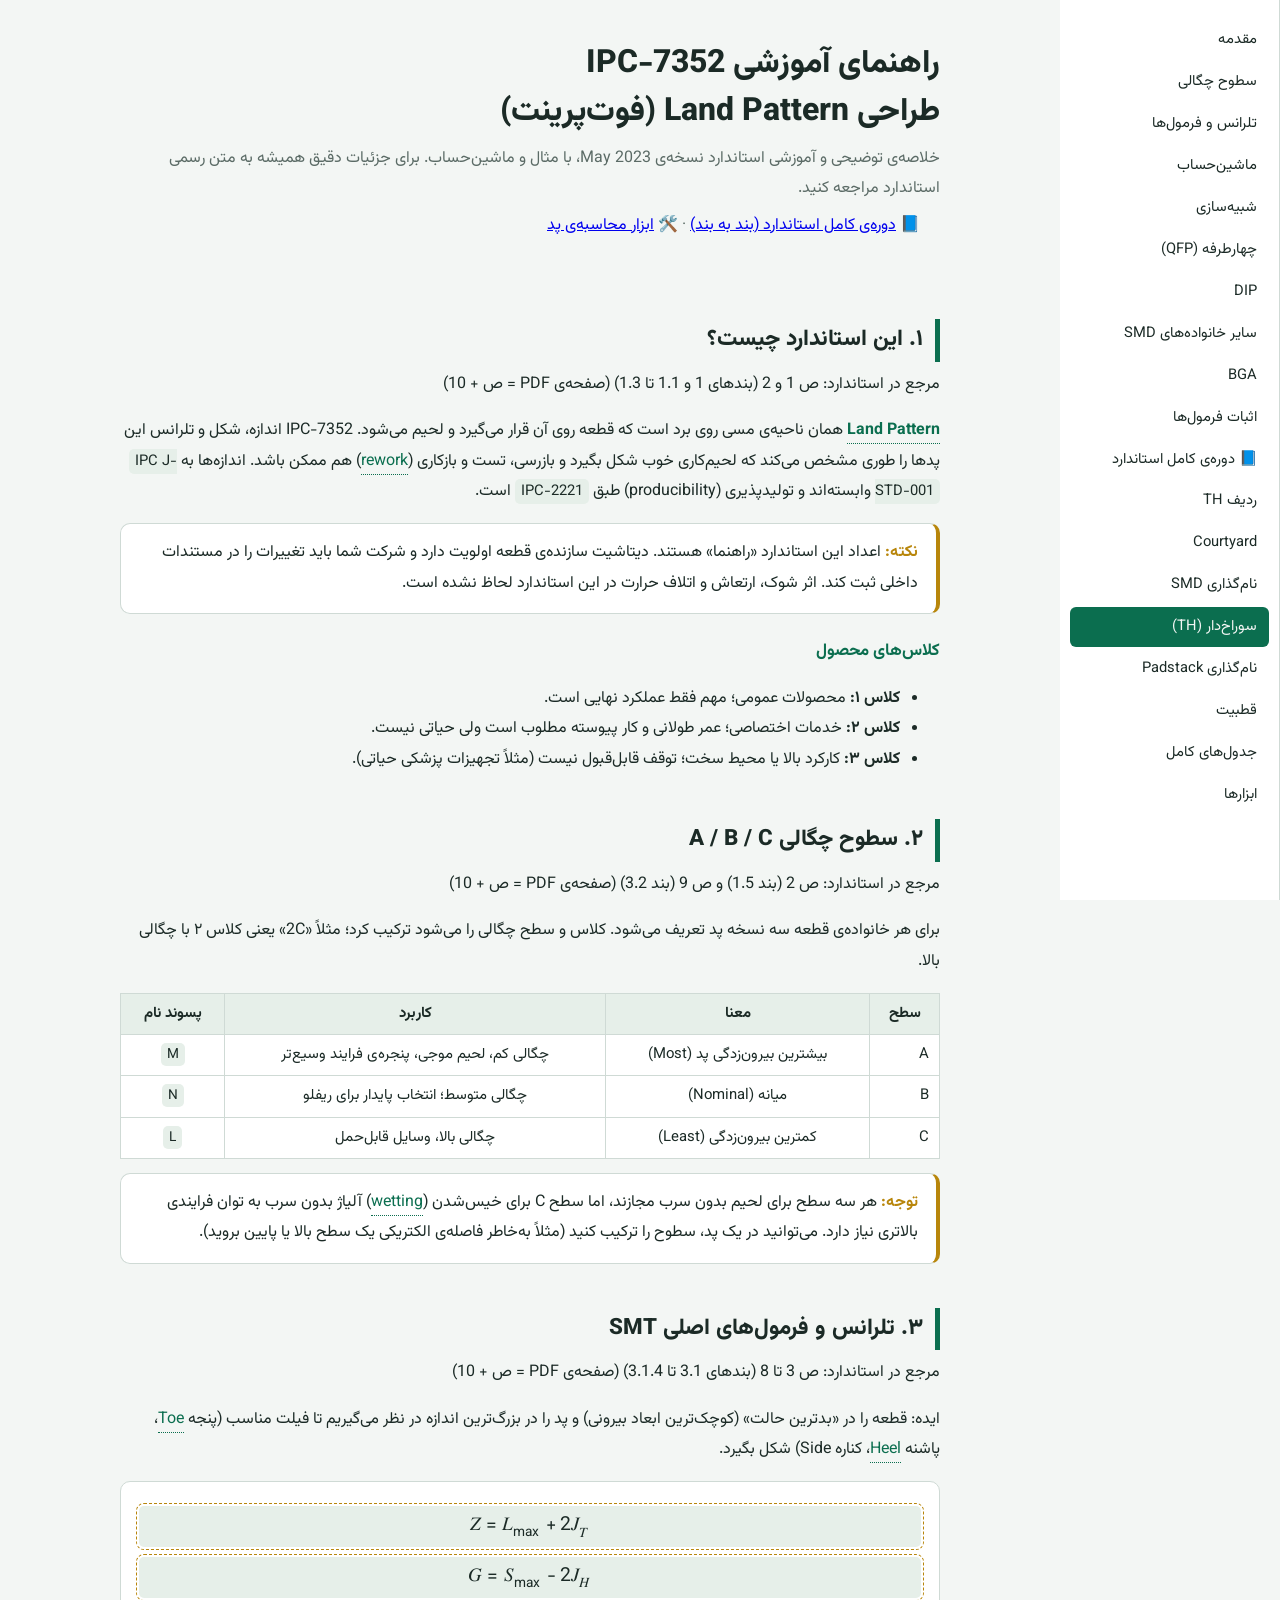
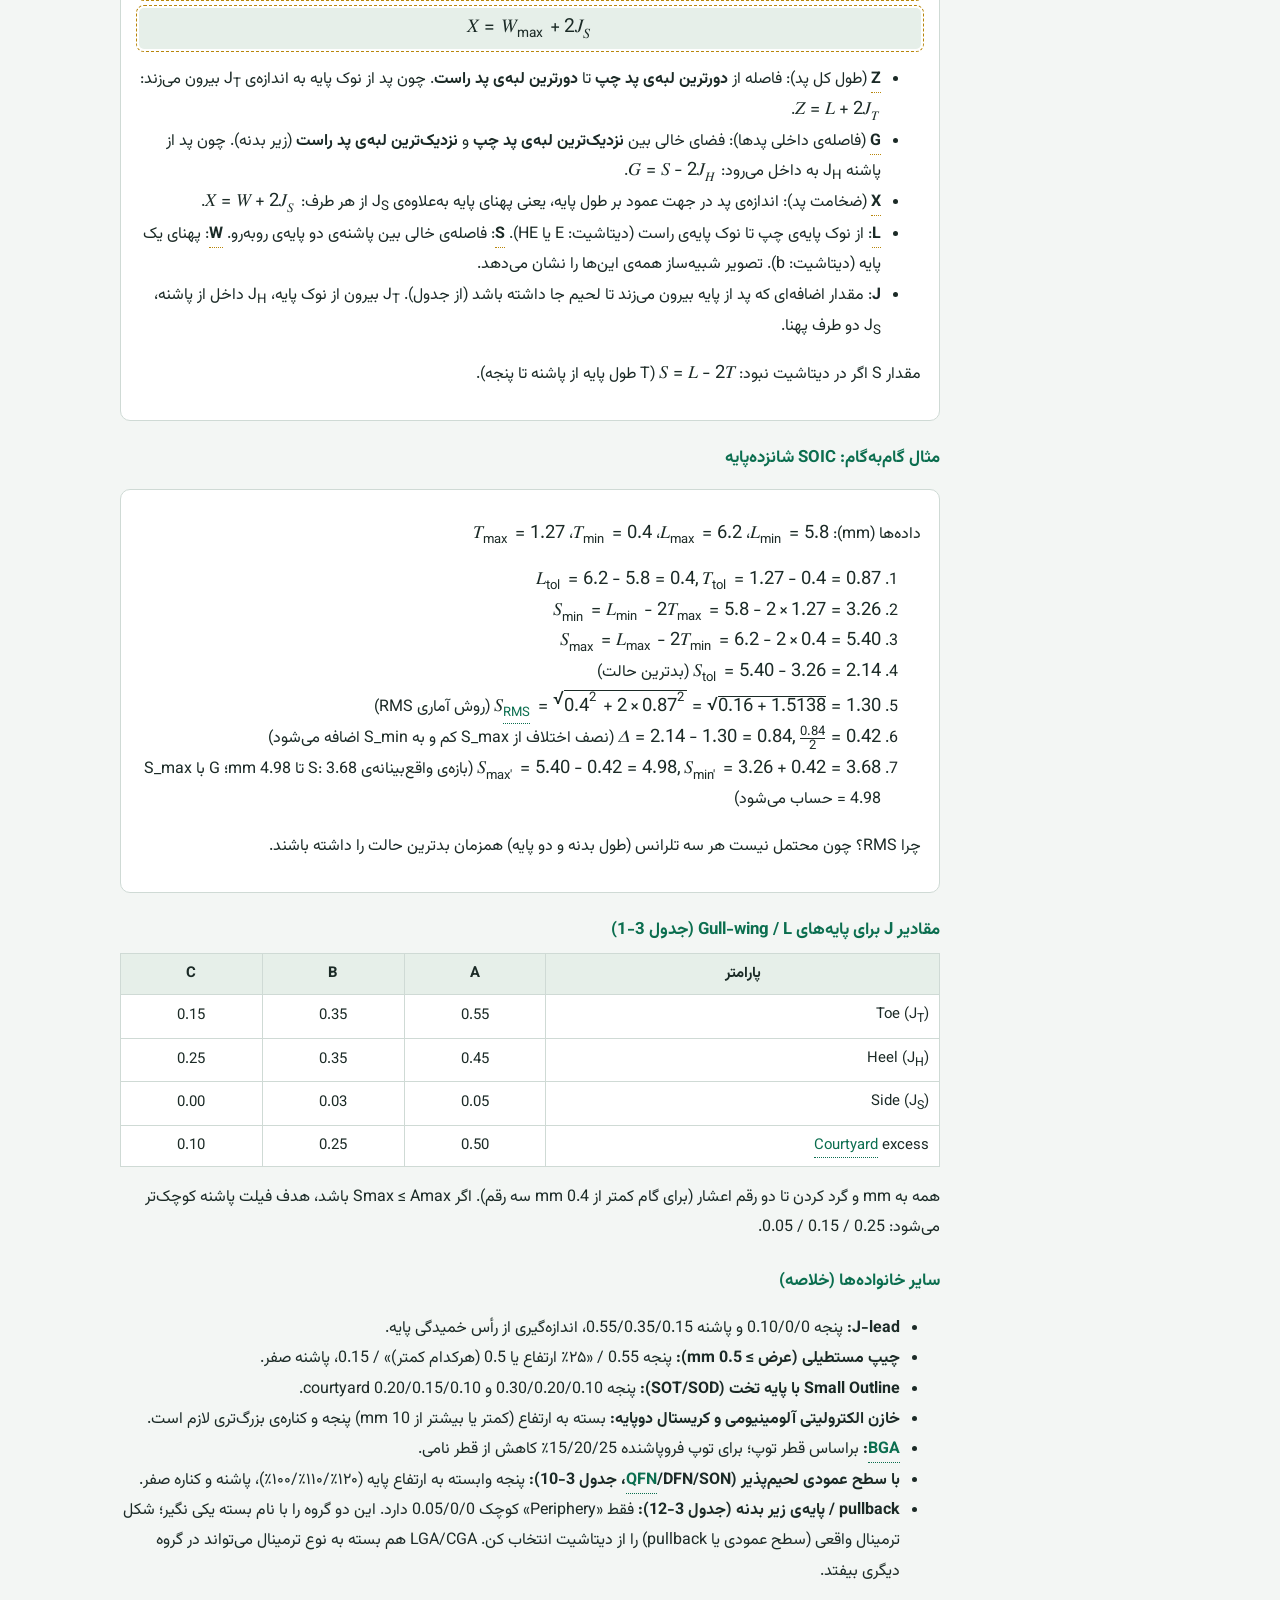
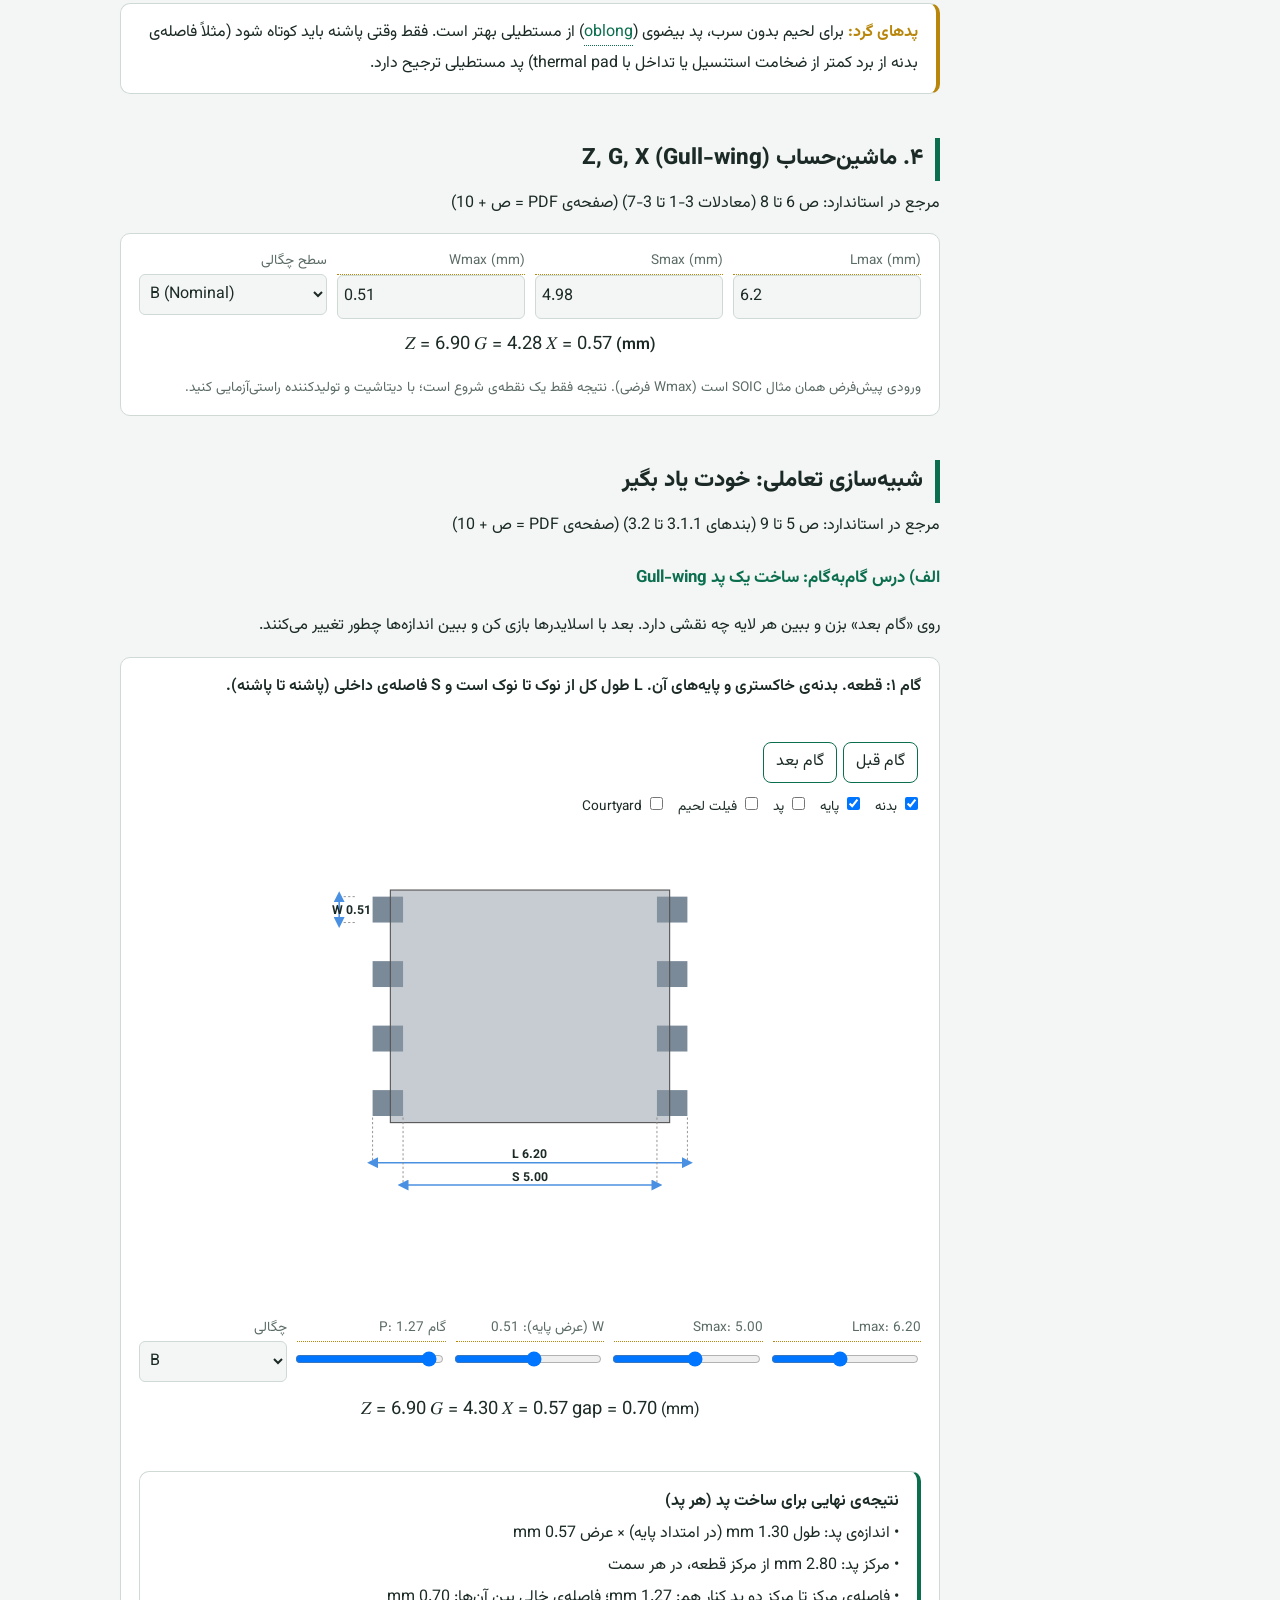
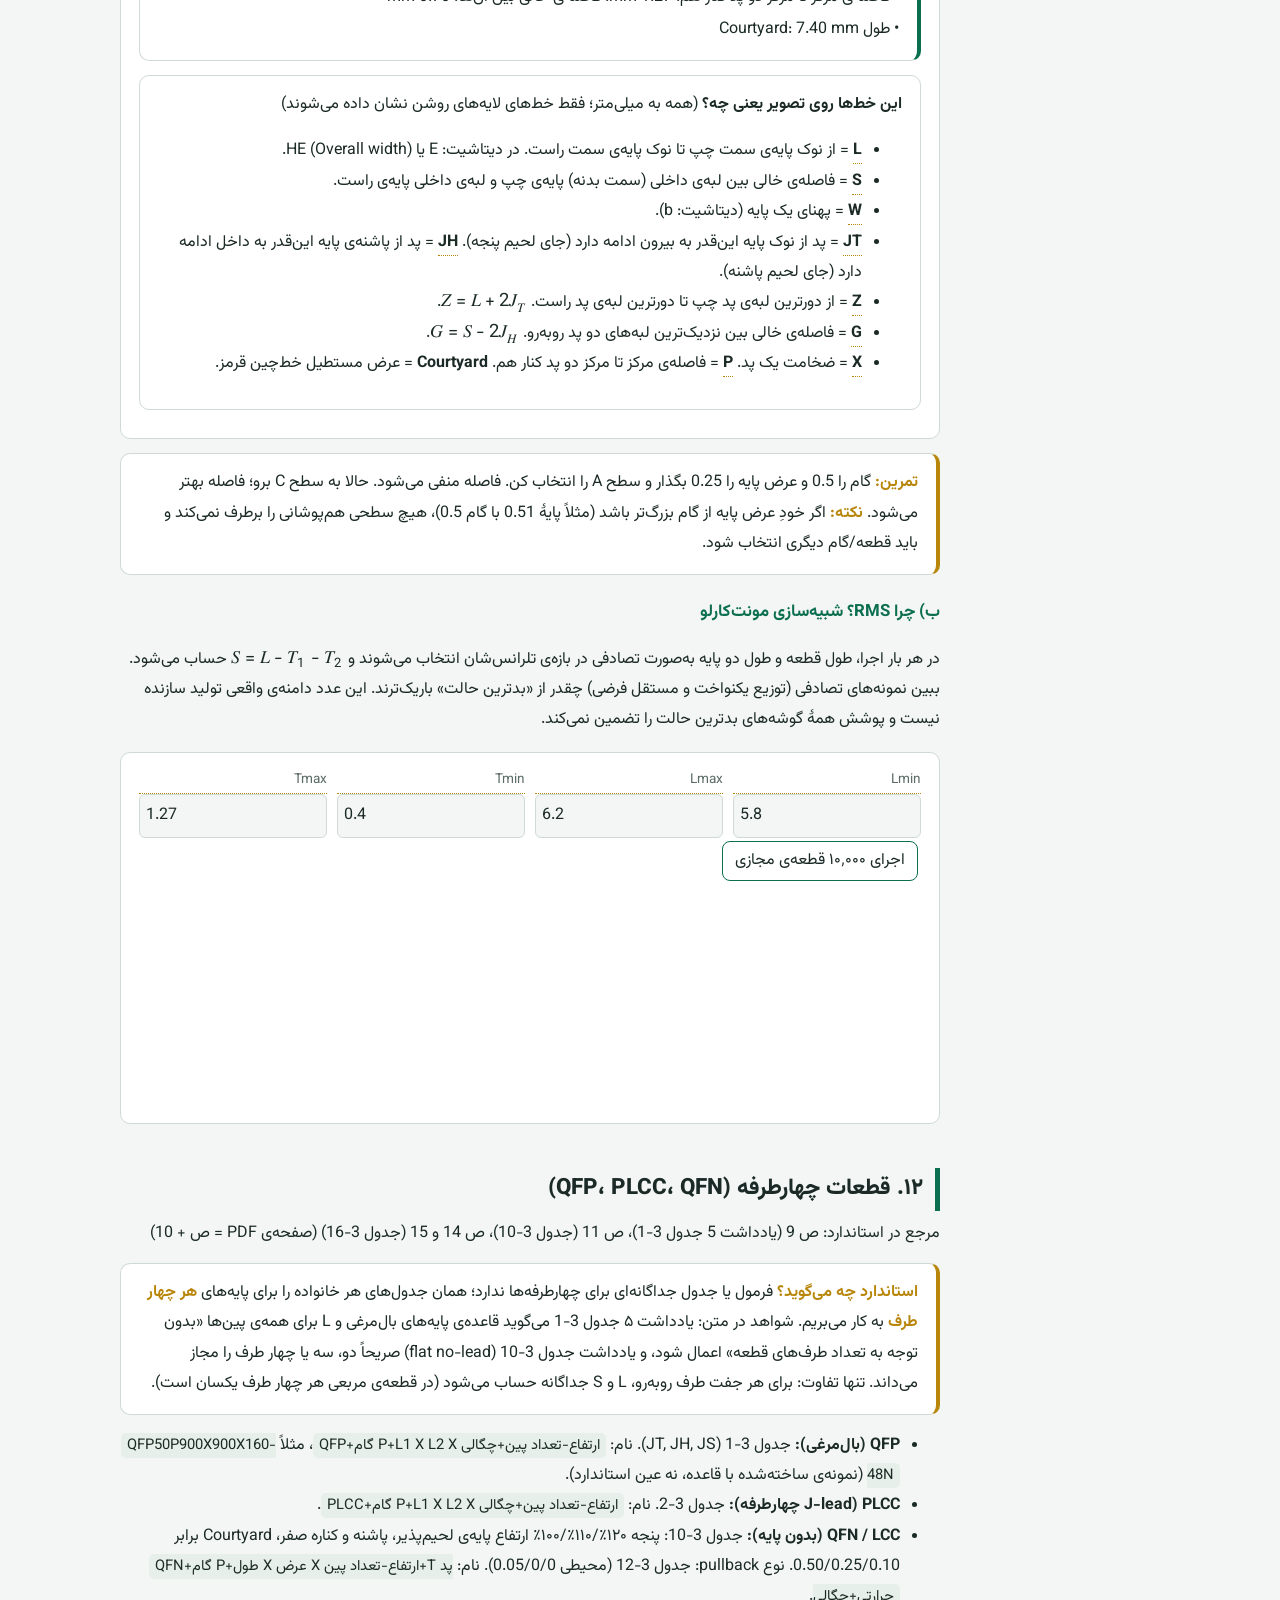
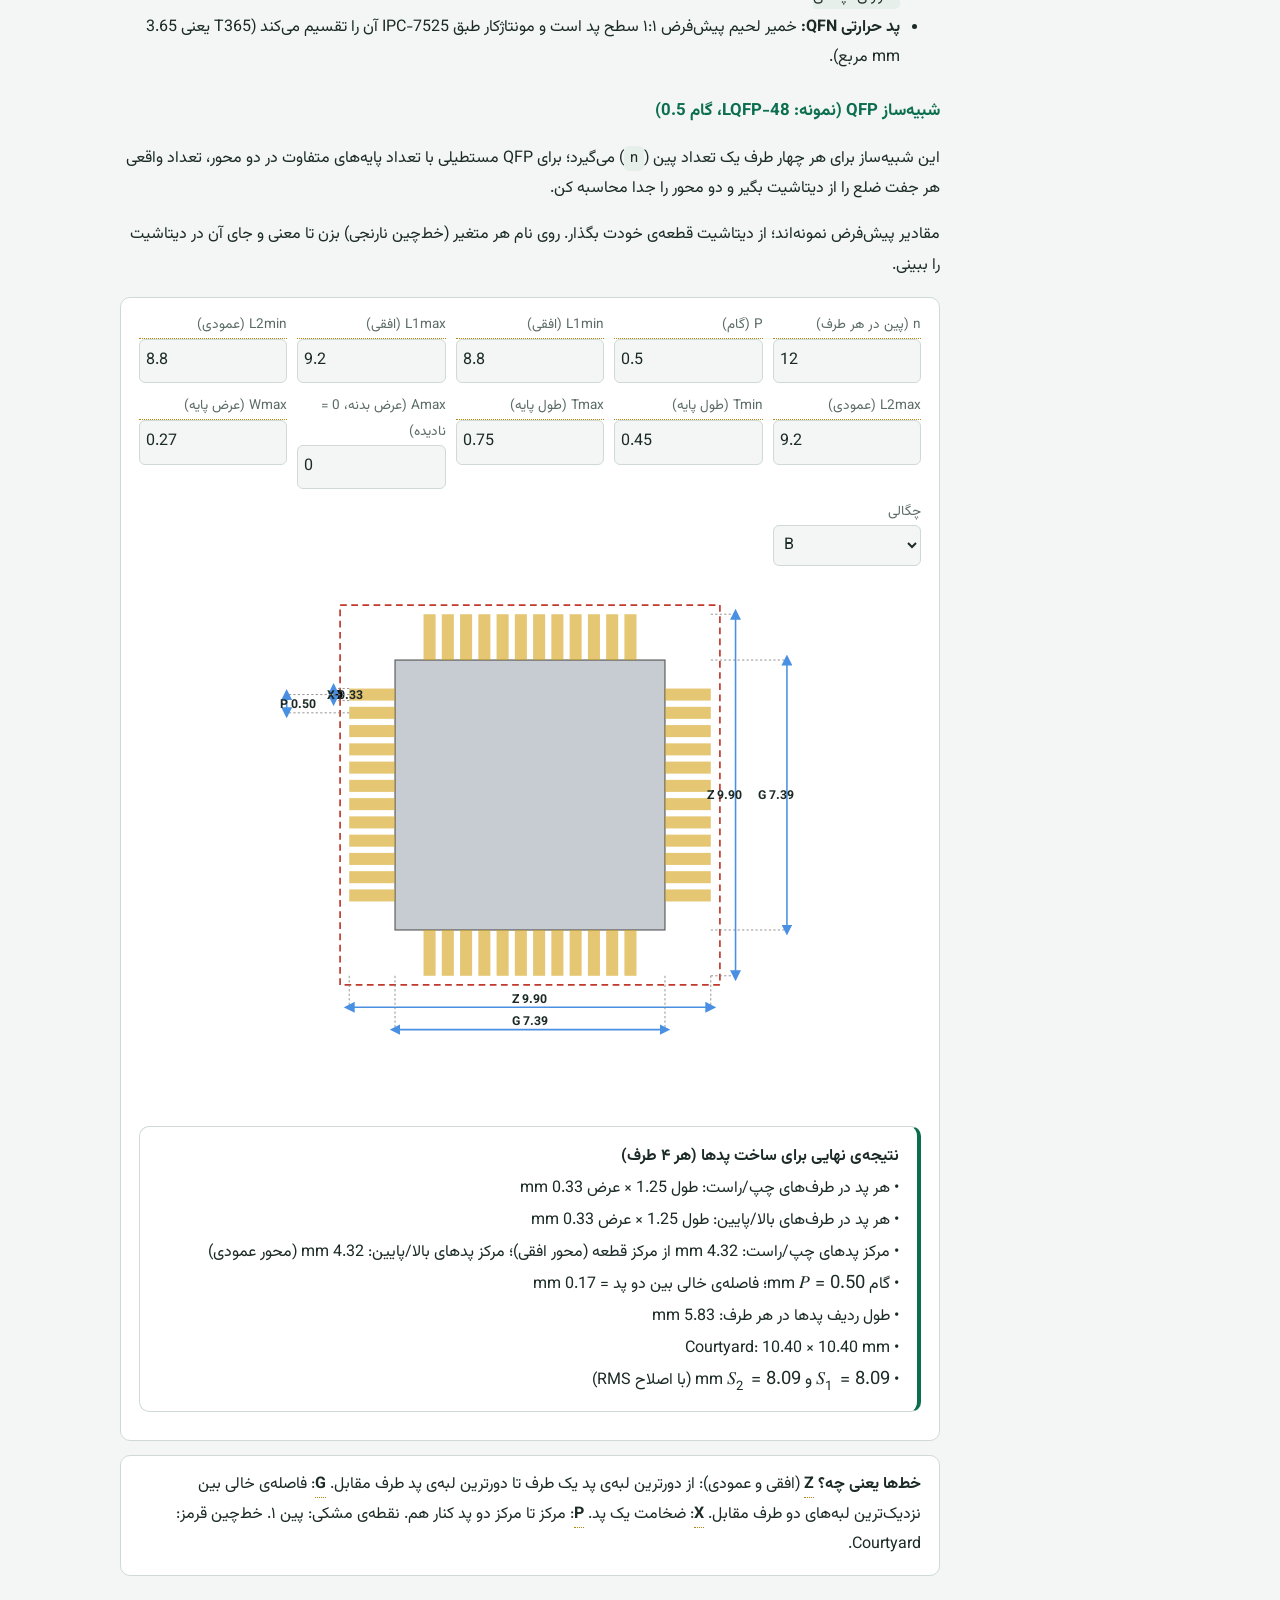
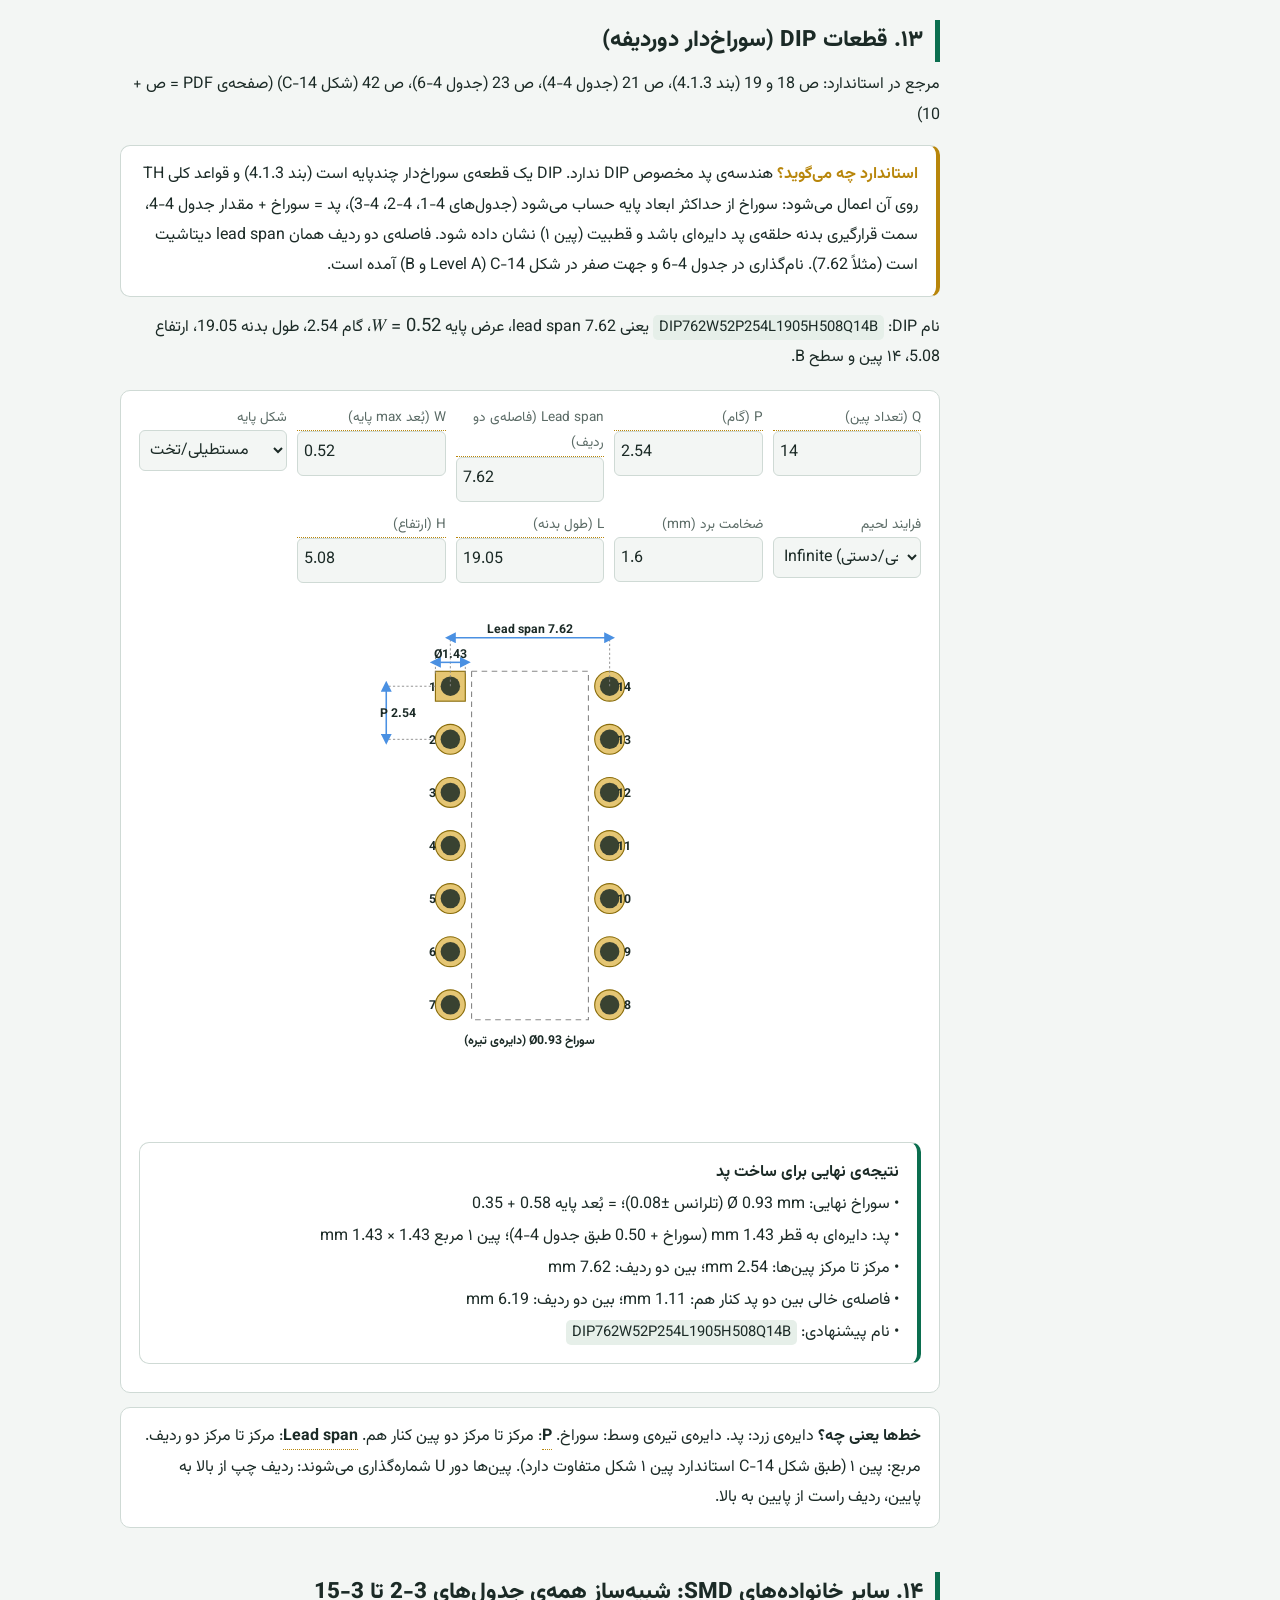
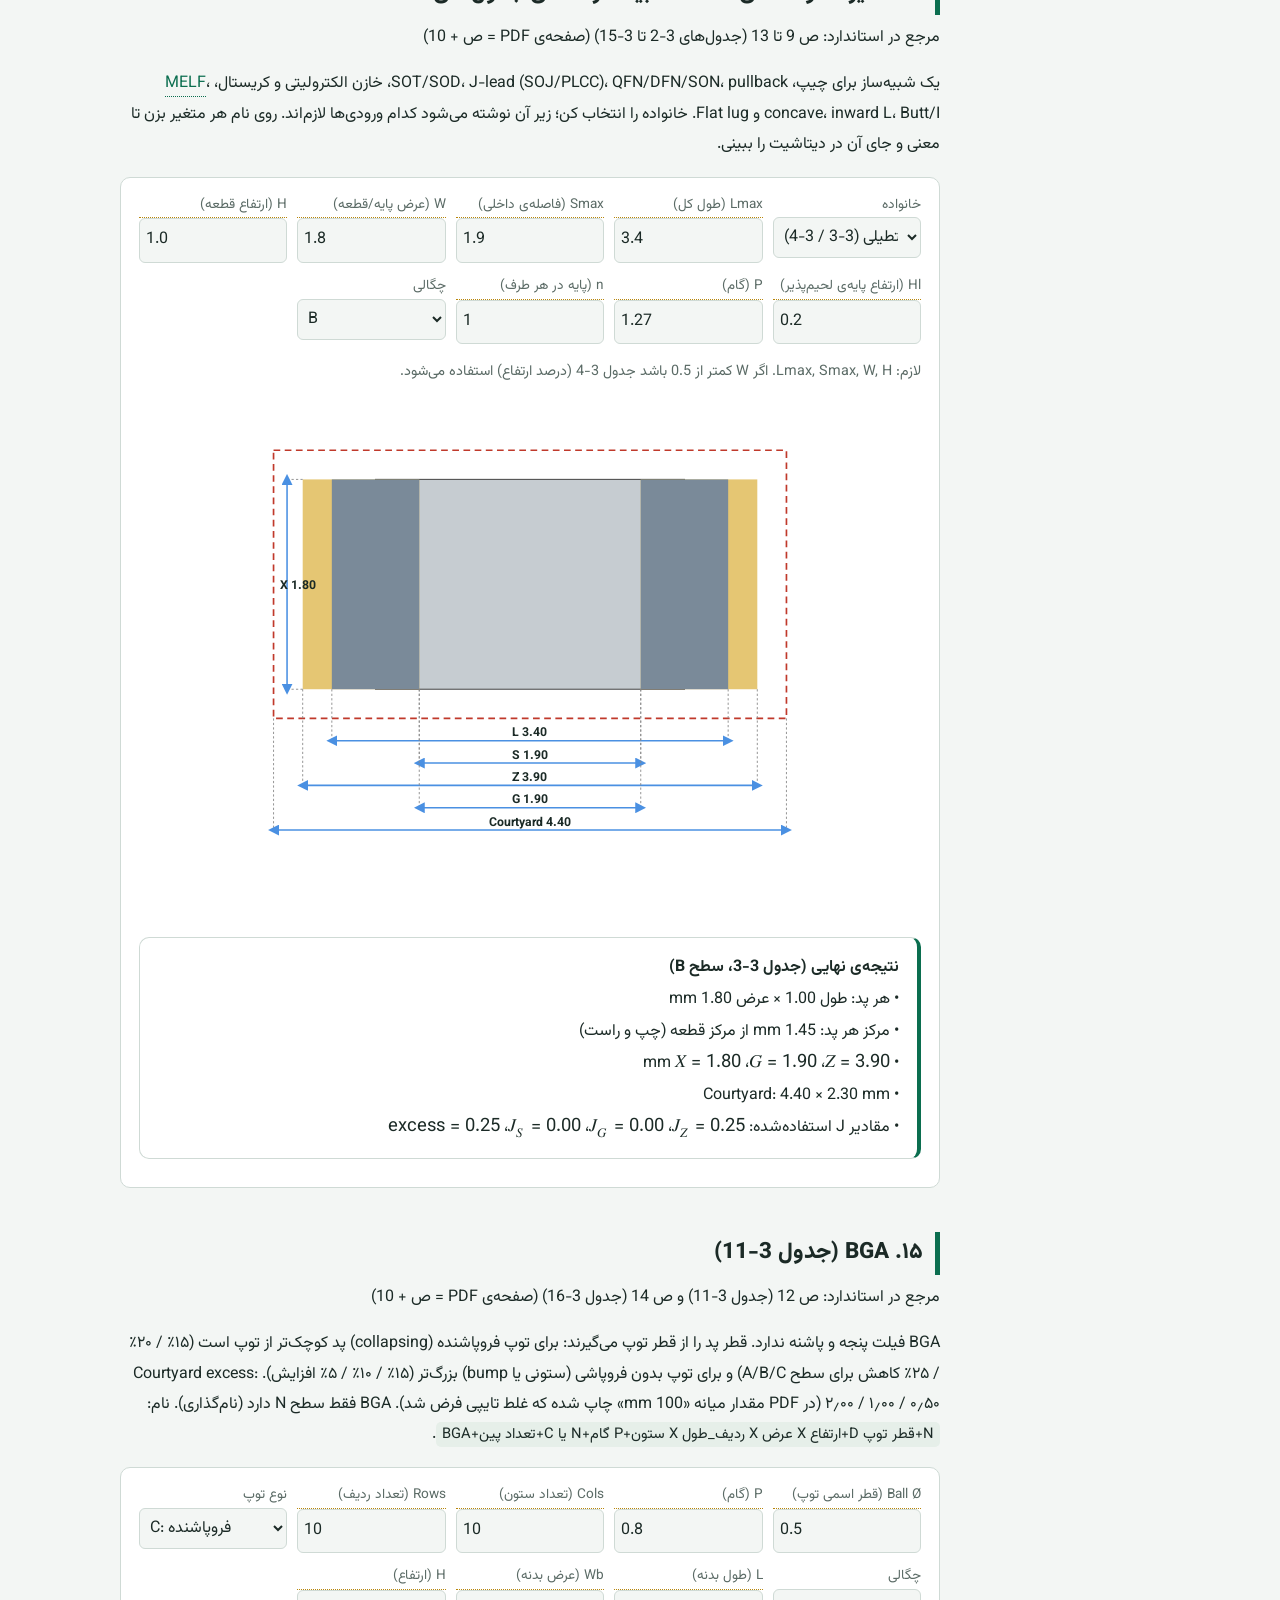
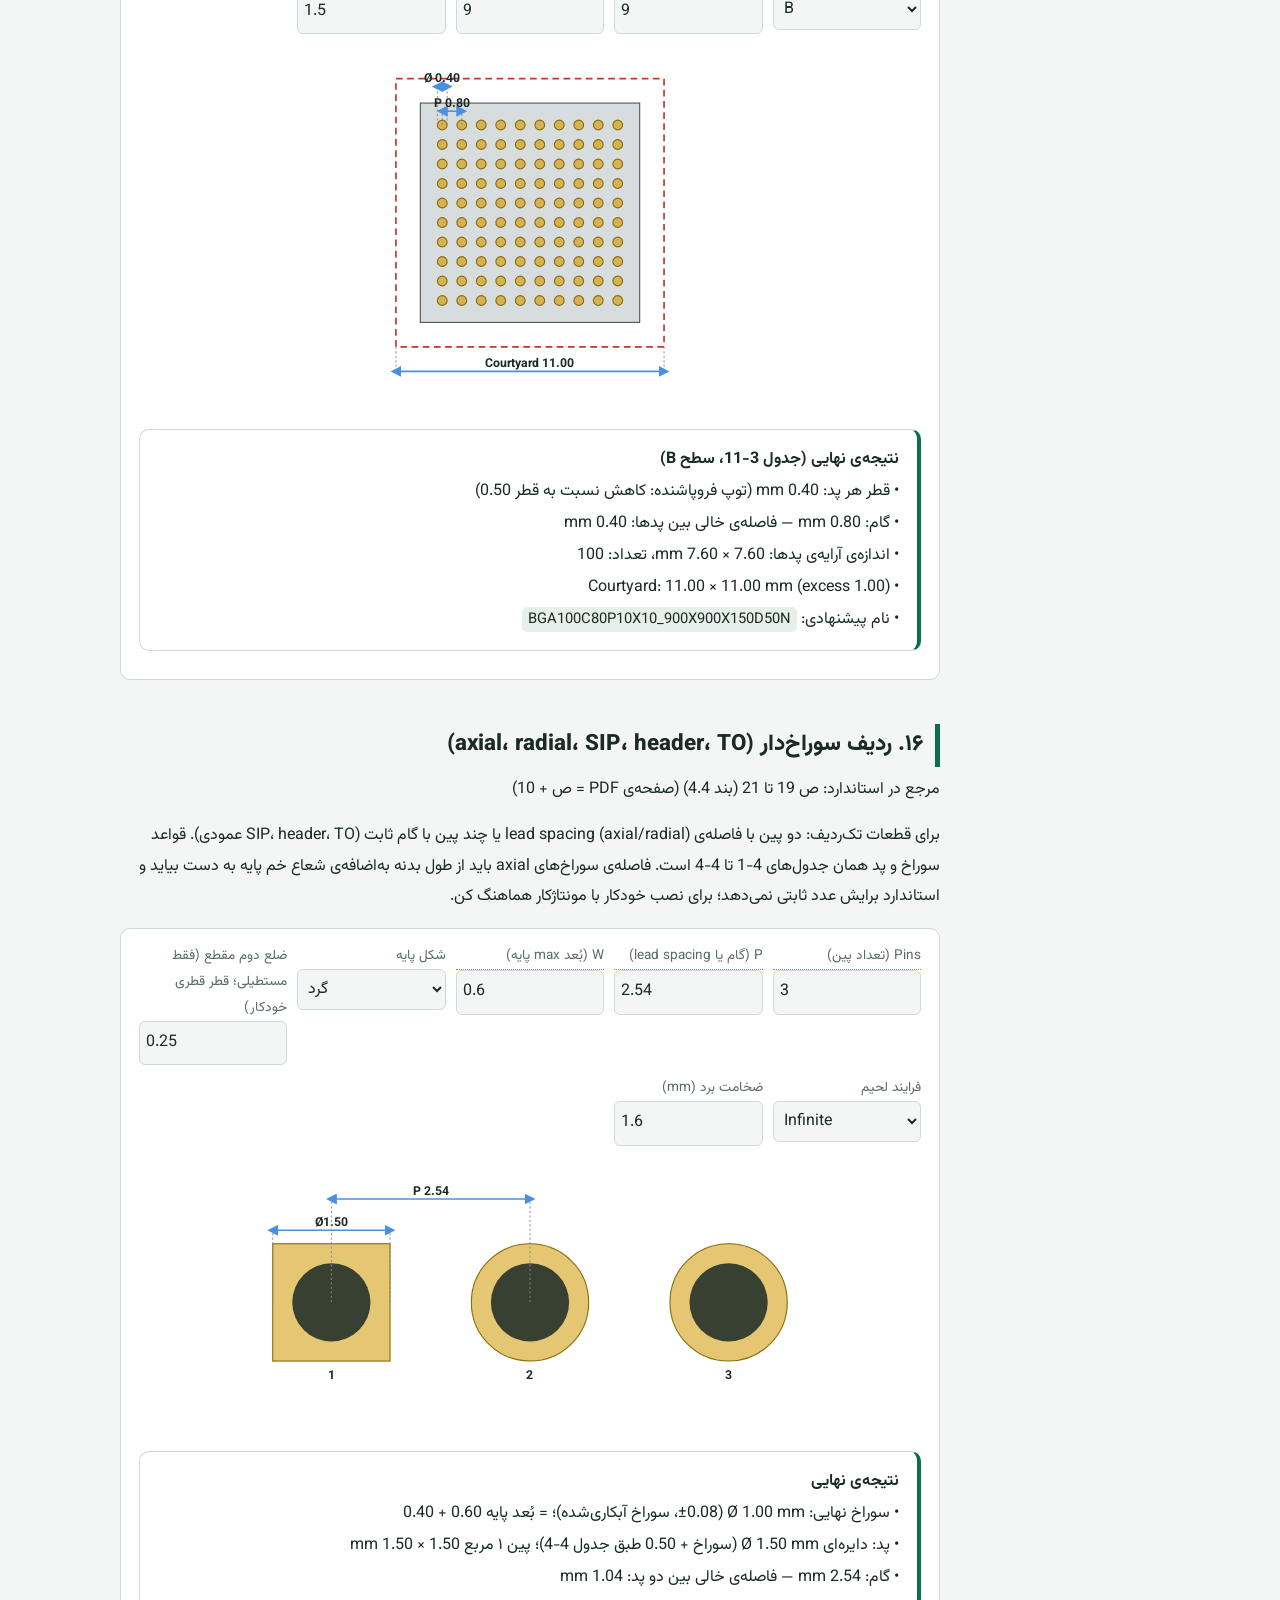
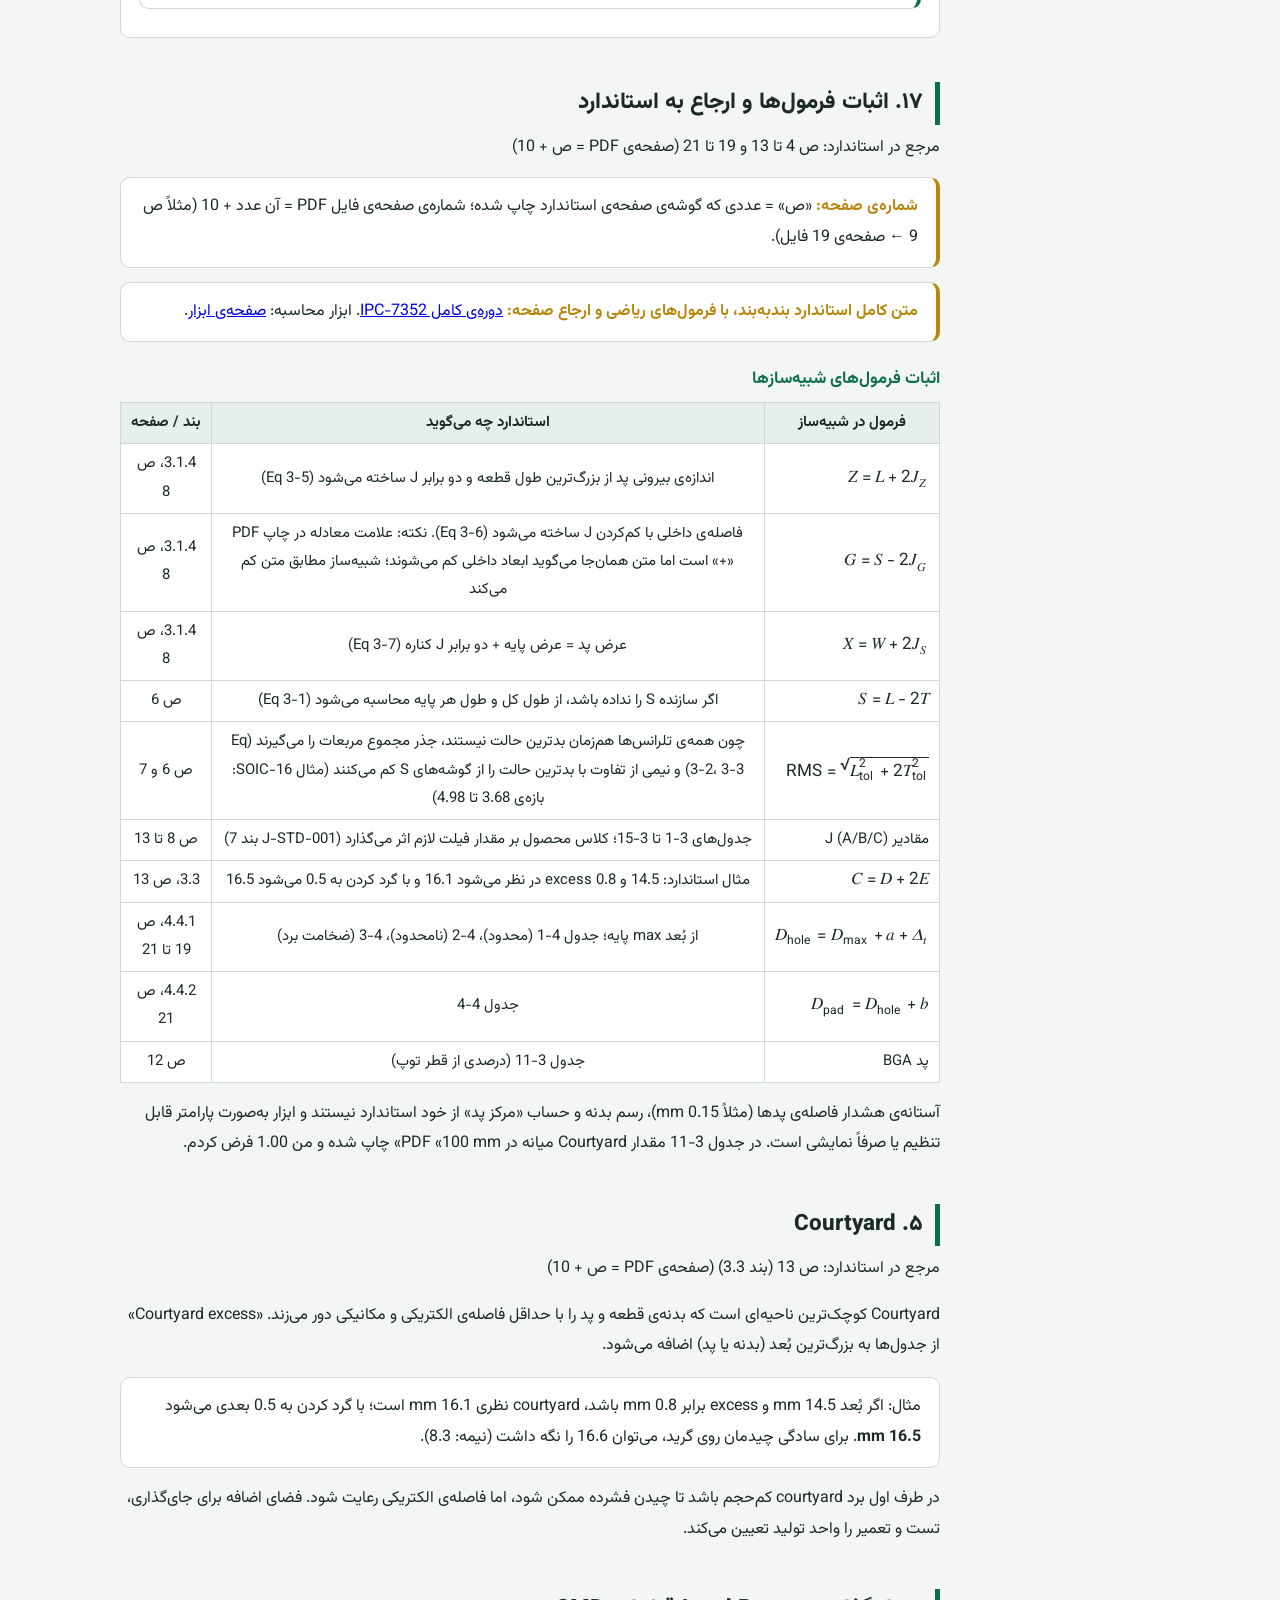
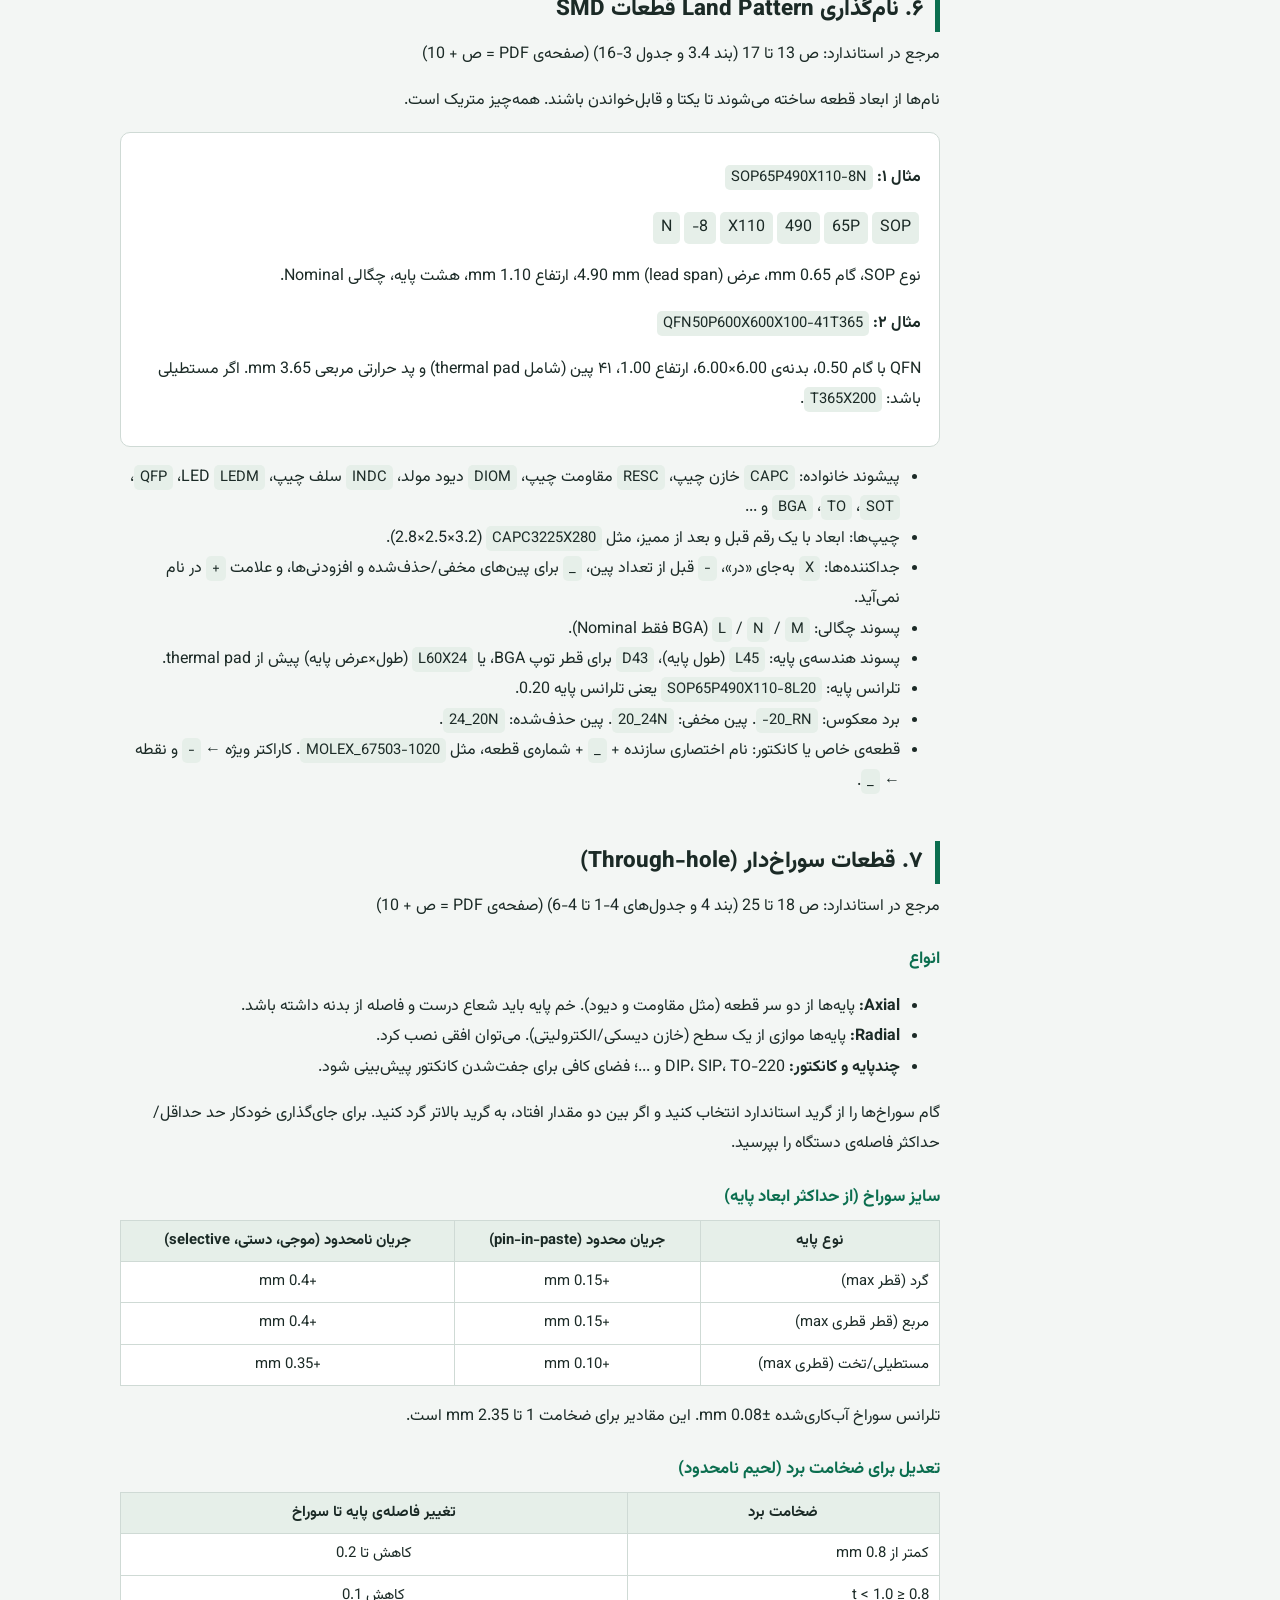
<file: IPC-7352/guide.html>
<!DOCTYPE html>
<html lang="fa" dir="rtl">
<head>
<meta charset="utf-8">
<meta name="viewport" content="width=device-width, initial-scale=1, viewport-fit=cover">
<title>آموزش IPC-7352: طراحی Land Pattern</title>
<link rel="stylesheet" href="fonts/vazirmatn.css">
<style>
:root{--bg:#f3f6f4;--fg:#1b2a26;--mut:#5b6b66;--card:#fff;--ln:#cfdad5;--ac:#0b6e4f;--ac2:#b8860b;--code:#e6efe9;box-sizing:border-box;padding-top:env(safe-area-inset-top,0px);padding-bottom:env(safe-area-inset-bottom,0px)}
@media (prefers-color-scheme:dark){:root:not([data-theme="light"]){--bg:#101a17;--fg:#e3ede8;--mut:#9bb0a8;--card:#17241f;--ln:#2b3d36;--ac:#4fd1a1;--ac2:#e5b94a;--code:#1f3029}}
html{scroll-padding-top:70px}
*{box-sizing:border-box}
body{margin:0;background:var(--bg);color:var(--fg);font:400 16px/1.9 Vazirmatn,Tahoma,sans-serif}
header{padding:40px 20px 28px;max-width:860px;margin:auto}
h1{font-size:2rem;font-weight:800;margin:0 0 8px;line-height:1.5}
header p{color:var(--mut);margin:0}
nav{position:sticky;top:env(safe-area-inset-top,0px);background:var(--bg);border-block:1px solid var(--ln);z-index:5;overflow-x:auto;white-space:nowrap;padding:8px 12px}
nav a{display:inline-block;padding:2px 10px;color:var(--fg);text-decoration:none;border-radius:6px;font-size:.88rem}
nav a:hover,nav a:focus-visible{background:var(--code);outline:2px solid var(--ac)}
main{max-width:860px;margin:auto;padding:0 20px 60px}
section{margin-top:44px}
h2{font-size:1.4rem;font-weight:800;border-inline-start:5px solid var(--ac);padding-inline-start:12px;margin:0 0 14px}
h3{font-size:1.05rem;margin:22px 0 6px;color:var(--ac)}
.box{background:var(--card);border:1px solid var(--ln);border-radius:10px;padding:14px 18px;margin:14px 0}
.tip{border-inline-start:4px solid var(--ac2)}
.tip b{color:var(--ac2)}
code,.eq{font-family:Consolas,Menlo,monospace;direction:ltr;unicode-bidi:isolate;background:var(--code);border-radius:5px;padding:1px 6px;font-size:.92em}
.eq{display:block;text-align:center;padding:10px;margin:10px 0;font-size:1.05em}
.tw{overflow-x:auto}
table{border-collapse:collapse;width:100%;font-size:.93rem;background:var(--card)}
th,td{border:1px solid var(--ln);padding:6px 10px;text-align:center}
th{background:var(--code)}
td:first-child{text-align:start}
.calc{display:grid;grid-template-columns:repeat(auto-fit,minmax(130px,1fr));gap:10px}
label{font-size:.85rem;color:var(--mut);display:block}
input,select{width:100%;padding:6px;border:1px solid var(--ln);border-radius:6px;background:var(--bg);color:var(--fg);font:inherit;direction:ltr}
#out{margin-top:12px;font-weight:600;direction:ltr;text-align:center;font-family:Consolas,monospace}
.parts span{display:inline-block;margin:2px;padding:1px 8px;border-radius:5px;background:var(--code);font-family:Consolas,monospace;direction:ltr}
.btn{font:inherit;padding:4px 12px;margin:3px;border:1px solid var(--ac);background:var(--card);color:var(--fg);border-radius:8px;cursor:pointer}.btn:hover,.btn:focus-visible{background:var(--ac);color:var(--bg);outline:none}
.chk label{display:inline-block;margin-inline-end:12px;color:var(--fg)}.chk input{width:auto}
svg text{font-family:Consolas,monospace;font-size:11px;fill:var(--fg)}
#warn{color:#c0392b;font-weight:600;min-height:1.9em}
.k{color:var(--ac);border-bottom:1px dotted var(--ac);cursor:pointer}.k:focus-visible{outline:2px solid var(--ac)}
#sheet{position:fixed;inset-inline:0;bottom:0;z-index:20;background:var(--card);border-top:3px solid var(--ac);max-height:45vh;overflow:auto;padding:14px 20px calc(14px + env(safe-area-inset-bottom,0px));box-shadow:0 -6px 24px rgba(0,0,0,.25)}
#sheet[hidden]{display:none}#sheet h4{margin:0 0 4px;font-size:1.05rem;color:var(--ac)}#sheet p{margin:0 0 8px;max-width:760px}
*,code,.eq,#out,.parts span,svg text,#simOut,#mcOut,input,select,button{font-family:Vazirmatn,Tahoma,sans-serif!important}
td small{color:var(--mut)}
.kv{border-bottom:1px dotted var(--ac2);cursor:pointer}.kv:focus-visible{outline:2px solid var(--ac2)}
.fin{border-inline-start:4px solid var(--ac);line-height:2}
.eqc{cursor:pointer;outline:1px dashed var(--ac2);outline-offset:2px}
svg text{cursor:pointer}
@media(min-width:900px){nav{position:fixed;top:0;right:0;bottom:0;width:220px;white-space:normal;overflow-y:auto;border-block:0;border-inline-start:1px solid var(--ln);padding:18px 10px calc(18px + env(safe-area-inset-bottom,0px));background:var(--card)}nav a{display:block;padding:6px 12px;margin:2px 0;font-size:.92rem}nav a.on{background:var(--ac);color:var(--bg)}body{padding-right:220px}}
footer{max-width:860px;margin:auto;padding:0 20px 40px;color:var(--mut);font-size:.85rem}
math{direction:ltr;font-family:"Latin Modern Math","STIX Two Math","Cambria Math",serif;font-size:1.15em}
</style>
</head>
<body>
<header>
<h1>راهنمای آموزشی IPC-7352<br>طراحی Land Pattern (فوت‌پرینت)</h1>
<p>خلاصه‌ی توضیحی و آموزشی استاندارد نسخه‌ی May 2023، با مثال و ماشین‌حساب. برای جزئیات دقیق همیشه به متن رسمی استاندارد مراجعه کنید.</p>
<p class="note" style="max-width:860px;margin:6px auto;padding:0 20px">📘 <a href="course.html">دوره‌ی کامل استاندارد (بند به بند)</a> · 🛠️ <a href="tool.html">ابزار محاسبه‌ی پد</a></p>
</header>
<nav>
<a href="#intro">مقدمه</a><a href="#levels">سطوح چگالی</a><a href="#tol">تلرانس و فرمول‌ها</a><a href="#calc">ماشین‌حساب</a><a href="#sim">شبیه‌سازی</a><a href="#quad">چهارطرفه (QFP)</a><a href="#dip">DIP</a><a href="#fam">سایر خانواده‌های SMD</a><a href="#bga">BGA</a><a href="#std">اثبات فرمول‌ها</a><a href="course.html">📘 دوره‌ی کامل استاندارد</a><a href="#throw">ردیف TH</a><a href="#court">Courtyard</a><a href="#name">نام‌گذاری SMD</a><a href="#th">سوراخ‌دار (TH)</a><a href="#pad">نام‌گذاری Padstack</a><a href="#pol">قطبیت</a><a href="#full">جدول‌های کامل</a><a href="#tools">ابزارها</a>
</nav>
<main>

<section id="intro">
<h2>۱. این استاندارد چیست؟</h2>
<p><b>Land Pattern</b> همان ناحیه‌ی مسی روی برد است که قطعه روی آن قرار می‌گیرد و لحیم می‌شود. IPC-7352 اندازه، شکل و تلرانس این پدها را طوری مشخص می‌کند که لحیم‌کاری خوب شکل بگیرد و بازرسی، تست و بازکاری (rework) هم ممکن باشد. اندازه‌ها به <code>IPC J-STD-001</code> وابسته‌اند و تولیدپذیری (producibility) طبق <code>IPC-2221</code> است.</p>
<div class="box tip"><b>نکته:</b> اعداد این استاندارد «راهنما» هستند. دیتاشیت سازنده‌ی قطعه اولویت دارد و شرکت شما باید تغییرات را در مستندات داخلی ثبت کند. اثر شوک، ارتعاش و اتلاف حرارت در این استاندارد لحاظ نشده است.</div>
<h3>کلاس‌های محصول</h3>
<ul>
<li><b>کلاس ۱:</b> محصولات عمومی؛ مهم فقط عملکرد نهایی است.</li>
<li><b>کلاس ۲:</b> خدمات اختصاصی؛ عمر طولانی و کار پیوسته مطلوب است ولی حیاتی نیست.</li>
<li><b>کلاس ۳:</b> کارکرد بالا یا محیط سخت؛ توقف قابل‌قبول نیست (مثلاً تجهیزات پزشکی حیاتی).</li>
</ul>
</section>

<section id="levels">
<h2>۲. سطوح چگالی A / B / C</h2>
<p>برای هر خانواده‌ی قطعه سه نسخه پد تعریف می‌شود. کلاس و سطح چگالی را می‌شود ترکیب کرد؛ مثلاً «2C» یعنی کلاس ۲ با چگالی بالا.</p>
<div class="tw"><table>
<tr><th>سطح</th><th>معنا</th><th>کاربرد</th><th>پسوند نام</th></tr>
<tr><td>A</td><td>بیشترین بیرون‌زدگی پد (Most)</td><td>چگالی کم، لحیم موجی، پنجره‌ی فرایند وسیع‌تر</td><td><code>M</code></td></tr>
<tr><td>B</td><td>میانه (Nominal)</td><td>چگالی متوسط؛ انتخاب پایدار برای ریفلو</td><td><code>N</code></td></tr>
<tr><td>C</td><td>کمترین بیرون‌زدگی (Least)</td><td>چگالی بالا، وسایل قابل‌حمل</td><td><code>L</code></td></tr>
</table></div>
<div class="box tip"><b>توجه:</b> هر سه سطح برای لحیم بدون سرب مجازند، اما سطح C برای خیس‌شدن (wetting) آلیاژ بدون سرب به توان فرایندی بالاتری نیاز دارد. می‌توانید در یک پد، سطوح را ترکیب کنید (مثلاً به‌خاطر فاصله‌ی الکتریکی یک سطح بالا یا پایین بروید).</div>
</section>

<section id="tol">
<h2>۳. تلرانس و فرمول‌های اصلی SMT</h2>
<p>ایده: قطعه را در «بدترین حالت» (کوچک‌ترین ابعاد بیرونی) و پد را در بزرگ‌ترین اندازه در نظر می‌گیریم تا فیلت مناسب (پنجه Toe، پاشنه Heel، کناره Side) شکل بگیرد.</p>
<div class="box">
<div class="eq"><math display="block"><mrow><mi>Z</mi><mo>=</mo><msub><mi>L</mi><mi mathvariant="normal">max</mi></msub><mo>+</mo><mn>2</mn><msub><mi>J</mi><mi>T</mi></msub></mrow></math></div>
<div class="eq"><math display="block"><mrow><mi>G</mi><mo>=</mo><msub><mi>S</mi><mi mathvariant="normal">max</mi></msub><mo>−</mo><mn>2</mn><msub><mi>J</mi><mi>H</mi></msub></mrow></math></div>
<div class="eq"><math display="block"><mrow><mi>X</mi><mo>=</mo><msub><mi>W</mi><mi mathvariant="normal">max</mi></msub><mo>+</mo><mn>2</mn><msub><mi>J</mi><mi>S</mi></msub></mrow></math></div>
<ul>
<li><b>Z</b> (طول کل پد): فاصله از <b>دورترین لبه‌ی پد چپ</b> تا <b>دورترین لبه‌ی پد راست</b>. چون پد از نوک پایه به اندازه‌ی J<sub>T</sub> بیرون می‌زند: <math><mrow><mi>Z</mi><mo>=</mo><mi>L</mi><mo>+</mo><mn>2</mn><msub><mi>J</mi><mi>T</mi></msub></mrow></math>.</li><li style="display:none"><b>Z</b>: طول کل پد (لبه‌ی بیرونی تا لبه‌ی بیرونی)</li>
<li><b>G</b> (فاصله‌ی داخلی پدها): فضای خالی بین <b>نزدیک‌ترین لبه‌ی پد چپ</b> و <b>نزدیک‌ترین لبه‌ی پد راست</b> (زیر بدنه). چون پد از پاشنه J<sub>H</sub> به داخل می‌رود: <math><mrow><mi>G</mi><mo>=</mo><mi>S</mi><mo>−</mo><mn>2</mn><msub><mi>J</mi><mi>H</mi></msub></mrow></math>.</li><li style="display:none"><b>G</b>: فاصله‌ی بین دو پد روبه‌رو (لبه‌ی داخلی)</li>
<li><b>X</b> (ضخامت پد): اندازه‌ی پد در جهت عمود بر طول پایه، یعنی پهنای پایه به‌علاوه‌ی J<sub>S</sub> از هر طرف: <math><mrow><mi>X</mi><mo>=</mo><mi>W</mi><mo>+</mo><mn>2</mn><msub><mi>J</mi><mi>S</mi></msub></mrow></math>.</li><li style="display:none"><b>X</b>: عرض پد</li>
<li><b>L</b>: از نوک پایه‌ی چپ تا نوک پایه‌ی راست (دیتاشیت: E یا HE). <b>S</b>: فاصله‌ی خالی بین پاشنه‌ی دو پایه‌ی روبه‌رو. <b>W</b>: پهنای یک پایه (دیتاشیت: b). تصویر شبیه‌ساز همه‌ی این‌ها را نشان می‌دهد.</li><li style="display:none"><b>L</b>: طول کل قطعه، <b>S</b>: فاصله‌ی داخلی بین پایه‌ها، <b>W</b>: عرض پایه</li>
<li><b>J</b>: مقدار اضافه‌ای که پد از پایه بیرون می‌زند تا لحیم جا داشته باشد (از جدول). J<sub>T</sub> بیرون از نوک پایه، J<sub>H</sub> داخل از پاشنه، J<sub>S</sub> دو طرف پهنا.</li><li style="display:none"><b>J</b>: اندازه‌ی مطلوب فیلت لحیم؛ J<sub>T</sub> پنجه، J<sub>H</sub> پاشنه، J<sub>S</sub> کناره</li>
</ul>
<p>مقدار S اگر در دیتاشیت نبود: <math><mrow><mi>S</mi><mo>=</mo><mi>L</mi><mo>−</mo><mn>2</mn><mi>T</mi></mrow></math> (T طول پایه از پاشنه تا پنجه).</p>
</div>

<h3>مثال گام‌به‌گام: SOIC شانزده‌پایه</h3>
<div class="box">
<p>داده‌ها (mm): <math><mrow><msub><mi>L</mi><mi mathvariant="normal">min</mi></msub><mo>=</mo><mn>5.8</mn></mrow></math>، <math><mrow><msub><mi>L</mi><mi mathvariant="normal">max</mi></msub><mo>=</mo><mn>6.2</mn></mrow></math>، <math><mrow><msub><mi>T</mi><mi mathvariant="normal">min</mi></msub><mo>=</mo><mn>0.4</mn></mrow></math>، <math><mrow><msub><mi>T</mi><mi mathvariant="normal">max</mi></msub><mo>=</mo><mn>1.27</mn></mrow></math></p>
<ol>
<li><math><mrow><msub><mi>L</mi><mi mathvariant="normal">tol</mi></msub><mo>=</mo><mn>6.2</mn><mo>−</mo><mn>5.8</mn><mo>=</mo><mn>0.4</mn><mo>,</mo><msub><mi>T</mi><mi mathvariant="normal">tol</mi></msub><mo>=</mo><mn>1.27</mn><mo>−</mo><mn>0.4</mn><mo>=</mo><mn>0.87</mn></mrow></math></li>
<li><math><mrow><msub><mi>S</mi><mi mathvariant="normal">min</mi></msub><mo>=</mo><msub><mi>L</mi><mi mathvariant="normal">min</mi></msub><mo>−</mo><mn>2</mn><msub><mi>T</mi><mi mathvariant="normal">max</mi></msub><mo>=</mo><mn>5.8</mn><mo>−</mo><mn>2</mn><mo>×</mo><mn>1.27</mn><mo>=</mo><mn>3.26</mn></mrow></math></li>
<li><math><mrow><msub><mi>S</mi><mi mathvariant="normal">max</mi></msub><mo>=</mo><msub><mi>L</mi><mi mathvariant="normal">max</mi></msub><mo>−</mo><mn>2</mn><msub><mi>T</mi><mi mathvariant="normal">min</mi></msub><mo>=</mo><mn>6.2</mn><mo>−</mo><mn>2</mn><mo>×</mo><mn>0.4</mn><mo>=</mo><mn>5.40</mn></mrow></math></li>
<li><math><mrow><msub><mi>S</mi><mi mathvariant="normal">tol</mi></msub><mo>=</mo><mn>5.40</mn><mo>−</mo><mn>3.26</mn><mo>=</mo><mn>2.14</mn></mrow></math>  (بدترین حالت)</li>
<li><math><mrow><msub><mi>S</mi><mi mathvariant="normal">RMS</mi></msub><mo>=</mo><msqrt><mrow><mrow><msup><mn>0.4</mn><mn>2</mn></msup><mo>+</mo><mn>2</mn><mo>×</mo><msup><mn>0.87</mn><mn>2</mn></msup></mrow></mrow></msqrt><mo>=</mo><msqrt><mrow><mrow><mn>0.16</mn><mo>+</mo><mn>1.5138</mn></mrow></mrow></msqrt><mo>=</mo><mn>1.30</mn></mrow></math>  (روش آماری RMS)</li>
<li><math><mrow><mi>Δ</mi><mo>=</mo><mn>2.14</mn><mo>−</mo><mn>1.30</mn><mo>=</mo><mn>0.84</mn><mo>,</mo><mfrac><mrow><mrow><mn>0.84</mn></mrow></mrow><mrow><mrow><mn>2</mn></mrow></mrow></mfrac><mo>=</mo><mn>0.42</mn></mrow></math>  (نصف اختلاف از S_max کم و به S_min اضافه می‌شود)</li>
<li><math><mrow><msub><mi>S</mi><mi mathvariant="normal">max′</mi></msub><mo>=</mo><mn>5.40</mn><mo>−</mo><mn>0.42</mn><mo>=</mo><mn>4.98</mn><mo>,</mo><msub><mi>S</mi><mi mathvariant="normal">min′</mi></msub><mo>=</mo><mn>3.26</mn><mo>+</mo><mn>0.42</mn><mo>=</mo><mn>3.68</mn></mrow></math>  (بازه‌ی واقع‌بینانه‌ی S: 3.68 تا 4.98 mm؛ G با S_max = 4.98 حساب می‌شود)</li>
</ol>
<p>چرا RMS؟ چون محتمل نیست هر سه تلرانس (طول بدنه و دو پایه) همزمان بدترین حالت را داشته باشند.</p>
</div>

<h3>مقادیر J برای پایه‌های Gull-wing / L (جدول 3-1)</h3>
<div class="tw"><table>
<tr><th>پارامتر</th><th>A</th><th>B</th><th>C</th></tr>
<tr><td>Toe (J<sub>T</sub>)</td><td>0.55</td><td>0.35</td><td>0.15</td></tr>
<tr><td>Heel (J<sub>H</sub>)</td><td>0.45</td><td>0.35</td><td>0.25</td></tr>
<tr><td>Side (J<sub>S</sub>)</td><td>0.05</td><td>0.03</td><td>0.00</td></tr>
<tr><td>Courtyard excess</td><td>0.50</td><td>0.25</td><td>0.10</td></tr>
</table></div>
<p>همه به mm و گرد کردن تا دو رقم اعشار (برای گام کمتر از 0.4 mm سه رقم). اگر Smax ≤ Amax باشد، هدف فیلت پاشنه کوچک‌تر می‌شود: 0.25 / 0.15 / 0.05.</p>
<h3>سایر خانواده‌ها (خلاصه)</h3>
<ul>
<li><b>J-lead:</b> پنجه 0.10/0/0 و پاشنه 0.55/0.35/0.15، اندازه‌گیری از رأس خمیدگی پایه.</li>
<li><b>چیپ مستطیلی (عرض ≥ 0.5 mm):</b> پنجه 0.55 / «۲۵٪ ارتفاع یا 0.5 (هرکدام کمتر)» / 0.15، پاشنه صفر.</li>
<li><b>Small Outline با پایه تخت (SOT/SOD):</b> پنجه 0.30/0.20/0.10 و courtyard 0.20/0.15/0.10.</li>
<li><b>خازن الکترولیتی آلومینیومی و کریستال دوپایه:</b> بسته به ارتفاع (کمتر یا بیشتر از 10 mm) پنجه و کناره‌ی بزرگ‌تری لازم است.</li>
<li><b>BGA:</b> براساس قطر توپ؛ برای توپ فروپاشنده 15/20/25٪ کاهش از قطر نامی.</li>
<li><b>با سطح عمودی لحیم‌پذیر (QFN/DFN/SON، جدول 3-10):</b> پنجه وابسته به ارتفاع پایه (۱۲۰٪/۱۱۰٪/۱۰۰٪)، پاشنه و کناره صفر.</li>
<li><b>pullback / پایه‌ی زیر بدنه (جدول 3-12):</b> فقط «Periphery» کوچک 0.05/0/0 دارد. این دو گروه را با نام بسته یکی نگیر؛ شکل ترمینال واقعی (سطح عمودی یا pullback) را از دیتاشیت انتخاب کن. LGA/CGA هم بسته به نوع ترمینال می‌تواند در گروه دیگری بیفتد.</li>
</ul>
<div class="box tip"><b>پدهای گرد:</b> برای لحیم بدون سرب، پد بیضوی (oblong) از مستطیلی بهتر است. فقط وقتی پاشنه باید کوتاه شود (مثلاً فاصله‌ی بدنه از برد کمتر از ضخامت استنسیل یا تداخل با thermal pad) پد مستطیلی ترجیح دارد.</div>
</section>

<section id="calc">
<h2>۴. ماشین‌حساب Z, G, X (Gull-wing)</h2>
<div class="box">
<div class="calc">
<div><label>Lmax (mm)</label><input id="l" type="number" step="0.01" value="6.2"></div>
<div><label>Smax (mm)</label><input id="s" type="number" step="0.01" value="4.98"></div>
<div><label>Wmax (mm)</label><input id="w" type="number" step="0.01" value="0.51"></div>
<div><label>سطح چگالی</label><select id="lv"><option value="A">A (Most)</option><option value="B" selected>B (Nominal)</option><option value="C">C (Least)</option></select></div>
</div>
<div id="out"></div>
<p style="font-size:.85rem;color:var(--mut);margin-bottom:0">ورودی پیش‌فرض همان مثال SOIC است (Wmax فرضی). نتیجه فقط یک نقطه‌ی شروع است؛ با دیتاشیت و تولیدکننده راستی‌آزمایی کنید.</p>
</div>
</section>

<section id="sim">
<h2>شبیه‌سازی تعاملی: خودت یاد بگیر</h2>
<h3>الف) درس گام‌به‌گام: ساخت یک پد Gull-wing</h3>
<p>روی «گام بعد» بزن و ببین هر لایه چه نقشی دارد. بعد با اسلایدرها بازی کن و ببین اندازه‌ها چطور تغییر می‌کنند.</p>
<div class="box">
<div id="lesson" style="min-height:4.2em;font-weight:600"></div>
<button class="btn" id="prev">گام قبل</button><button class="btn" id="next">گام بعد</button>
<div class="chk" style="margin-top:6px"><label><input type="checkbox" id="cBody" checked> بدنه</label><label><input type="checkbox" id="cLead" checked> پایه</label><label><input type="checkbox" id="cPad" checked> پد</label><label><input type="checkbox" id="cFil" checked> فیلت لحیم</label><label><input type="checkbox" id="cCy" checked> Courtyard</label></div>
<svg id="svg" viewBox="0 0 700 430" width="100%" role="img" aria-label="شبیه‌سازی پد"></svg>
<div class="calc">
<div><label>Lmax: <span id="vL"></span></label><input id="sL" type="range" min="3" max="10" step="0.05" value="6.2"></div>
<div><label>Smax: <span id="vS"></span></label><input id="sS" type="range" min="1" max="8" step="0.05" value="4.98"></div>
<div><label>W (عرض پایه): <span id="vW"></span></label><input id="sW" type="range" min="0.15" max="0.8" step="0.01" value="0.51"></div>
<div><label>گام P: <span id="vP"></span></label><input id="sP" type="range" min="0.4" max="1.27" step="0.01" value="1.27"></div>
<div><label>چگالی</label><select id="sLv"><option>A</option><option selected>B</option><option>C</option></select></div>
</div>
<div id="simOut" style="direction:ltr;text-align:center;font-family:Consolas,monospace;margin-top:10px"></div>
<div id="warn"></div>
<div class="box fin" id="final1"></div>
<div class="box"><b>این خط‌ها روی تصویر یعنی چه؟</b> (همه به میلی‌متر؛ فقط خط‌های لایه‌های روشن نشان داده می‌شوند)
<ul>
<li><b>L</b> = از نوک پایه‌ی سمت چپ تا نوک پایه‌ی سمت راست. در دیتاشیت: E یا HE (Overall width).</li>
<li><b>S</b> = فاصله‌ی خالی بین لبه‌ی داخلی (سمت بدنه) پایه‌ی چپ و لبه‌ی داخلی پایه‌ی راست.</li>
<li><b>W</b> = پهنای یک پایه (دیتاشیت: b).</li>
<li><b>JT</b> = پد از نوک پایه این‌قدر به بیرون ادامه دارد (جای لحیم پنجه). <b>JH</b> = پد از پاشنه‌ی پایه این‌قدر به داخل ادامه دارد (جای لحیم پاشنه).</li>
<li><b>Z</b> = از دورترین لبه‌ی پد چپ تا دورترین لبه‌ی پد راست. <math><mrow><mi>Z</mi><mo>=</mo><mi>L</mi><mo>+</mo><mn>2</mn><msub><mi>J</mi><mi>T</mi></msub></mrow></math>.</li>
<li><b>G</b> = فاصله‌ی خالی بین نزدیک‌ترین لبه‌های دو پد روبه‌رو. <math><mrow><mi>G</mi><mo>=</mo><mi>S</mi><mo>−</mo><mn>2</mn><msub><mi>J</mi><mi>H</mi></msub></mrow></math>.</li>
<li><b>X</b> = ضخامت یک پد. <b>P</b> = فاصله‌ی مرکز تا مرکز دو پد کنار هم. <b>Courtyard</b> = عرض مستطیل خط‌چین قرمز.</li>
</ul></div>
</div>
<div class="box tip"><b>تمرین:</b> گام را 0.5 و عرض پایه را 0.25 بگذار و سطح A را انتخاب کن. فاصله منفی می‌شود. حالا به سطح C برو؛ فاصله بهتر می‌شود. <b>نکته:</b> اگر خودِ عرض پایه از گام بزرگ‌تر باشد (مثلاً پایهٔ 0.51 با گام 0.5)، هیچ سطحی هم‌پوشانی را برطرف نمی‌کند و باید قطعه/گام دیگری انتخاب شود.</div>
<h3>ب) چرا RMS؟ شبیه‌سازی مونت‌کارلو</h3>
<p>در هر بار اجرا، طول قطعه و طول دو پایه به‌صورت تصادفی در بازه‌ی تلرانس‌شان انتخاب می‌شوند و <math><mrow><mi>S</mi><mo>=</mo><mi>L</mi><mo>−</mo><msub><mi>T</mi><mi>1</mi></msub><mo>−</mo><msub><mi>T</mi><mi>2</mi></msub></mrow></math> حساب می‌شود. ببین نمونه‌های تصادفی (توزیع یکنواخت و مستقل فرضی) چقدر از «بدترین حالت» باریک‌ترند. این عدد دامنه‌ی واقعی تولید سازنده نیست و پوشش همهٔ گوشه‌های بدترین حالت را تضمین نمی‌کند.</p>
<div class="box">
<div class="calc">
<div><label>Lmin</label><input id="mLn" type="number" step="0.01" value="5.8"></div>
<div><label>Lmax</label><input id="mLx" type="number" step="0.01" value="6.2"></div>
<div><label>Tmin</label><input id="mTn" type="number" step="0.01" value="0.4"></div>
<div><label>Tmax</label><input id="mTx" type="number" step="0.01" value="1.27"></div>
</div>
<button class="btn" id="mc">اجرای ۱۰٬۰۰۰ قطعه‌ی مجازی</button>
<svg id="hist" viewBox="0 0 700 190" width="100%" role="img" aria-label="هیستوگرام S"></svg>
<div id="mcOut" style="direction:ltr;text-align:center;font-family:Consolas,monospace"></div>
</div>
</section>

<section id="quad">
<h2>۱۲. قطعات چهارطرفه (QFP، PLCC، QFN)</h2>
<div class="box tip"><b>استاندارد چه می‌گوید؟</b> فرمول یا جدول جداگانه‌ای برای چهارطرفه‌ها ندارد؛ همان جدول‌های هر خانواده را برای پایه‌های <b>هر چهار طرف</b> به کار می‌بریم. شواهد در متن: یادداشت ۵ جدول 3-1 می‌گوید قاعده‌ی پایه‌های بال‌مرغی و L برای همه‌ی پین‌ها «بدون توجه به تعداد طرف‌های قطعه» اعمال شود، و یادداشت جدول 3-10 (flat no-lead) صریحاً دو، سه یا چهار طرف را مجاز می‌داند. تنها تفاوت: برای هر جفت طرف روبه‌رو، L و S جداگانه حساب می‌شود (در قطعه‌ی مربعی هر چهار طرف یکسان است).</div>
<ul>
<li><b>QFP (بال‌مرغی):</b> جدول 3-1 (JT, JH, JS). نام: <code>QFP+گام P+L1 X L2 X ارتفاع-تعداد پین+چگالی</code>، مثلاً <code>QFP50P900X900X160-48N</code> (نمونه‌ی ساخته‌شده با قاعده، نه عین استاندارد).</li>
<li><b>PLCC (J-lead چهارطرفه):</b> جدول 3-2. نام: <code>PLCC+گام P+L1 X L2 X ارتفاع-تعداد پین+چگالی</code>.</li>
<li><b>QFN / LCC (بدون پایه):</b> جدول 3-10: پنجه ۱۲۰٪/۱۱۰٪/۱۰۰٪ ارتفاع پایه‌ی لحیم‌پذیر، پاشنه و کناره صفر، Courtyard برابر 0.50/0.25/0.10. نوع pullback: جدول 3-12 (محیطی 0.05/0/0). نام: <code>QFN+گام P+طول X عرض X ارتفاع-تعداد پین+T پد حرارتی+چگالی</code>.</li>
<li><b>پد حرارتی QFN:</b> خمیر لحیم پیش‌فرض ۱:۱ سطح پد است و مونتاژکار طبق IPC-7525 آن را تقسیم می‌کند (T365 یعنی 3.65 mm مربع).</li>
</ul>
<h3>شبیه‌ساز QFP (نمونه: LQFP-48، گام 0.5)</h3>
<p class="note">این شبیه‌ساز برای هر چهار طرف یک تعداد پین (<code>n</code>) می‌گیرد؛ برای QFP مستطیلی با تعداد پایه‌های متفاوت در دو محور، تعداد واقعی هر جفت ضلع را از دیتاشیت بگیر و دو محور را جدا محاسبه کن.</p>
<p>مقادیر پیش‌فرض نمونه‌اند؛ از دیتاشیت قطعه‌ی خودت بگذار. روی نام هر متغیر (خط‌چین نارنجی) بزن تا معنی و جای آن در دیتاشیت را ببینی.</p>
<div class="box">
<div class="calc">
<div><label>n (پین در هر طرف)</label><input id="qn" type="number" step="1" min="2" max="25" value="12"></div>
<div><label>P (گام)</label><input id="qP" type="number" step="0.01" value="0.5"></div>
<div><label>L1min (افقی)</label><input id="qL1n" type="number" step="0.05" value="8.8"></div>
<div><label>L1max (افقی)</label><input id="qL1x" type="number" step="0.05" value="9.2"></div>
<div><label>L2min (عمودی)</label><input id="qL2n" type="number" step="0.05" value="8.8"></div>
<div><label>L2max (عمودی)</label><input id="qL2x" type="number" step="0.05" value="9.2"></div>
<div><label>Tmin (طول پایه)</label><input id="qTn" type="number" step="0.01" value="0.45"></div>
<div><label>Tmax (طول پایه)</label><input id="qTx" type="number" step="0.01" value="0.75"></div>
<div><label title="عرض بدنه؛ اگر Smax از آن بزرگ‌تر نباشد هدف پاشنه کوچک‌تر می‌شود (یادداشت ۳ جدول 3-1)">Amax (عرض بدنه، 0 = نادیده)</label><input id="qAm" type="number" step="0.01" value="0"></div>
<div><label>Wmax (عرض پایه)</label><input id="qW" type="number" step="0.01" value="0.27"></div>
<div><label>چگالی</label><select id="qLv"><option>A</option><option selected>B</option><option>C</option></select></div>
</div>
<svg id="qsvg" viewBox="0 0 700 450" width="100%" role="img" aria-label="شبیه‌ساز QFP"></svg>
<div id="qwarn" style="color:#c0392b;font-weight:600;min-height:1.9em"></div>
<div class="box fin" id="qfinal"></div>
</div>
<div class="box"><b>خط‌ها یعنی چه؟</b> <b>Z</b> (افقی و عمودی): از دورترین لبه‌ی پد یک طرف تا دورترین لبه‌ی پد طرف مقابل. <b>G</b>: فاصله‌ی خالی بین نزدیک‌ترین لبه‌های دو طرف مقابل. <b>X</b>: ضخامت یک پد. <b>P</b>: مرکز تا مرکز دو پد کنار هم. نقطه‌ی مشکی: پین ۱. خط‌چین قرمز: Courtyard.</div>
</section>

<section id="dip">
<h2>۱۳. قطعات DIP (سوراخ‌دار دو‌ردیفه)</h2>
<div class="box tip"><b>استاندارد چه می‌گوید؟</b> هندسه‌ی پد مخصوص DIP ندارد. DIP یک قطعه‌ی سوراخ‌دار چندپایه است (بند 4.1.3) و قواعد کلی TH روی آن اعمال می‌شود: سوراخ از حداکثر ابعاد پایه حساب می‌شود (جدول‌های 4-1، 4-2، 4-3)، پد = سوراخ + مقدار جدول 4-4، سمت قرارگیری بدنه حلقه‌ی پد دایره‌ای باشد و قطبیت (پین ۱) نشان داده شود. فاصله‌ی دو ردیف همان lead span دیتاشیت است (مثلاً 7.62). نام‌گذاری در جدول 4-6 و جهت صفر در شکل C-14 (Level A و B) آمده است.</div>
<p>نام DIP: <code>DIP762W52P254L1905H508Q14B</code> یعنی lead span 7.62، عرض پایه W=0.52، گام 2.54، طول بدنه 19.05، ارتفاع 5.08، ۱۴ پین و سطح B.</p>
<div class="box">
<div class="calc">
<div><label>Q (تعداد پین)</label><input id="dq" type="number" step="2" min="4" max="40" value="14"></div>
<div><label>P (گام)</label><input id="dP" type="number" step="0.01" value="2.54"></div>
<div><label>Lead span (فاصله‌ی دو ردیف)</label><input id="dR" type="number" step="0.01" value="7.62"></div>
<div><label>W (بُعد max پایه)</label><input id="dW" type="number" step="0.01" value="0.52"></div>
<div><label>شکل پایه</label><select id="dS"><option value="0">گرد</option><option value="2" selected>مستطیلی/تخت</option></select></div>
<div><label>فرایند لحیم</label><select id="dPr"><option value="0">Finite (محدود)</option><option value="1" selected>Infinite (موجی/دستی)</option></select></div>
<div><label>ضخامت برد (mm)</label><input id="dB" type="number" step="0.05" value="1.6"></div>
<div><label>L (طول بدنه)</label><input id="dL" type="number" step="0.01" value="19.05"></div>
<div><label>H (ارتفاع)</label><input id="dH" type="number" step="0.01" value="5.08"></div>
</div>
<svg id="dsvg" viewBox="0 0 700 450" width="100%" role="img" aria-label="شبیه‌ساز DIP"></svg>
<div id="dwarn" style="color:#c0392b;font-weight:600;min-height:1.9em"></div>
<div class="box fin" id="dfinal"></div>
</div>
<div class="box"><b>خط‌ها یعنی چه؟</b> دایره‌ی زرد: پد. دایره‌ی تیره‌ی وسط: سوراخ. <b>P</b>: مرکز تا مرکز دو پین کنار هم. <b>Lead span</b>: مرکز تا مرکز دو ردیف. مربع: پین ۱ (طبق شکل C-14 استاندارد پین ۱ شکل متفاوت دارد). پین‌ها دور U شماره‌گذاری می‌شوند: ردیف چپ از بالا به پایین، ردیف راست از پایین به بالا.</div>
</section>

<section id="fam">
<h2>۱۴. سایر خانواده‌های SMD: شبیه‌ساز همه‌ی جدول‌های 3-2 تا 3-15</h2>
<p>یک شبیه‌ساز برای چیپ، SOT/SOD، J-lead (SOJ/PLCC)، QFN/DFN/SON، pullback، خازن الکترولیتی و کریستال، MELF، concave، inward L، Butt/I و Flat lug. خانواده را انتخاب کن؛ زیر آن نوشته می‌شود کدام ورودی‌ها لازم‌اند. روی نام هر متغیر بزن تا معنی و جای آن در دیتاشیت را ببینی.</p>
<div class="box">
<div class="calc">
<div><label>خانواده</label><select id="fF"><option value="chip">چیپ مستطیلی (3-3 / 3-4)</option><option value="sof">Small outline پایه تخت: SOT/SOD (3-15)</option><option value="jlead">J-lead: SOJ/PLCC (3-2)</option><option value="qfn">QFN / DFN / SON با سطح لحیم‌پذیر عمودی (3-10)</option><option value="pull">Pullback / زیر بدنه (3-12)</option><option value="alc">خازن الکترولیتی آلومینیومی و کریستال دوپایه (3-14)</option><option value="melf">MELF (3-5)</option><option value="conc">Concave / castellated (3-6)</option><option value="inl">L-lead رو به داخل (3-8)</option><option value="butt">Butt و I-lead (3-7)</option><option value="lug">Flat lug (3-9)</option></select></div>
<div><label>Lmax (طول کل)</label><input id="fL" type="number" step="0.05" value="3.4"></div>
<div><label>Smax (فاصله‌ی داخلی)</label><input id="fS" type="number" step="0.05" value="1.9"></div>
<div><label>W (عرض پایه/قطعه)</label><input id="fW" type="number" step="0.01" value="1.8"></div>
<div><label>H (ارتفاع قطعه)</label><input id="fH" type="number" step="0.05" value="1.0"></div>
<div><label class="kv" data-v="Hl" tabindex="0" role="button">Hl (ارتفاع پایه‌ی لحیم‌پذیر)</label><input id="fHl" type="number" step="0.01" value="0.2"></div>
<div><label>P (گام)</label><input id="fP" type="number" step="0.01" value="1.27"></div>
<div><label>n (پایه در هر طرف)</label><input id="fN" type="number" step="1" min="1" max="20" value="1"></div>
<div><label>چگالی</label><select id="fLv"><option>A</option><option selected>B</option><option>C</option></select></div>
</div>
<p id="fHint" style="color:var(--mut);font-size:.9rem"></p>
<svg id="fsvg" viewBox="0 0 700 430" width="100%" role="img" aria-label="شبیه‌ساز خانواده‌ها"></svg>
<div id="fwarn" style="color:#c0392b;font-weight:600;min-height:1.9em"></div>
<div class="box fin" id="ffinal"></div>
</div>
</section>

<section id="bga">
<h2>۱۵. BGA (جدول 3-11)</h2>
<p>BGA فیلت پنجه و پاشنه ندارد. قطر پد را از قطر توپ می‌گیرند: برای توپ فروپاشنده (collapsing) پد کوچک‌تر از توپ است (۱۵٪ / ۲۰٪ / ۲۵٪ کاهش برای سطح A/B/C) و برای توپ بدون فروپاشی (ستونی یا bump) بزرگ‌تر (۱۵٪ / ۱۰٪ / ۵٪ افزایش). Courtyard excess: ۲٫۰۰ / ۱٫۰۰ / ۰٫۵۰ (در PDF مقدار میانه «100 mm» چاپ شده که غلط تایپی فرض شد). BGA فقط سطح N دارد (نام‌گذاری). نام: <code>BGA+تعداد پین+C یا N+گام P+ستون X ردیف_طول X عرض X ارتفاع+D قطر توپ+N</code>.</p>
<div class="box">
<div class="calc">
<div><label class="kv" data-v="Ball" tabindex="0" role="button">Ball Ø (قطر اسمی توپ)</label><input id="bB" type="number" step="0.01" value="0.5"></div>
<div><label>P (گام)</label><input id="bP" type="number" step="0.01" value="0.8"></div>
<div><label class="kv" data-v="Cols" tabindex="0" role="button">Cols (تعداد ستون)</label><input id="bC" type="number" step="1" value="10"></div>
<div><label class="kv" data-v="Rows" tabindex="0" role="button">Rows (تعداد ردیف)</label><input id="bR" type="number" step="1" value="10"></div>
<div><label>نوع توپ</label><select id="bT"><option value="C">C: فروپاشنده</option><option value="N">N: بدون فروپاشی</option></select></div>
<div><label>چگالی</label><select id="bLv"><option>A</option><option selected>B</option><option>C</option></select></div>
<div><label>L (طول بدنه)</label><input id="bL" type="number" step="0.1" value="9"></div>
<div><label class="kv" data-v="Wb" tabindex="0" role="button">Wb (عرض بدنه)</label><input id="bWd" type="number" step="0.1" value="9"></div>
<div><label>H (ارتفاع)</label><input id="bH" type="number" step="0.05" value="1.5"></div>
</div>
<svg id="bsvg" viewBox="0 0 700 330" width="100%" role="img" aria-label="شبیه‌ساز BGA"></svg>
<div class="box fin" id="bfinal"></div>
</div>
</section>

<section id="throw">
<h2>۱۶. ردیف سوراخ‌دار (axial، radial، SIP، header، TO)</h2>
<p>برای قطعات تک‌ردیف: دو پین با فاصله‌ی lead spacing (axial/radial) یا چند پین با گام ثابت (SIP، header، TO عمودی). قواعد سوراخ و پد همان جدول‌های 4-1 تا 4-4 است. فاصله‌ی سوراخ‌های axial باید از طول بدنه به‌اضافه‌ی شعاع خم پایه به دست بیاید و استاندارد برایش عدد ثابتی نمی‌دهد؛ برای نصب خودکار با مونتاژکار هماهنگ کن.</p>
<div class="box">
<div class="calc">
<div><label class="kv" data-v="Pins" tabindex="0" role="button">Pins (تعداد پین)</label><input id="tK" type="number" step="1" min="1" max="20" value="3"></div>
<div><label>P (گام یا lead spacing)</label><input id="tP" type="number" step="0.01" value="2.54"></div>
<div><label>W (بُعد max پایه)</label><input id="tW" type="number" step="0.01" value="0.6"></div>
<div><label>شکل پایه</label><select id="tS"><option value="0" selected>گرد</option><option value="2">مستطیلی/تخت</option></select></div>
<div><label>ضلع دوم مقطع (فقط مستطیلی؛ قطر قطری خودکار)</label><input id="tW2" type="number" step="0.01" value="0.25"></div>
<div><label>فرایند لحیم</label><select id="tPr"><option value="0">Finite</option><option value="1" selected>Infinite</option></select></div>
<div><label>ضخامت برد (mm)</label><input id="tB" type="number" step="0.05" value="1.6"></div>
</div>
<svg id="tsvg" viewBox="0 0 700 250" width="100%" role="img" aria-label="شبیه‌ساز ردیف TH"></svg>
<div class="box fin" id="tfinal"></div>
</div>
</section>

<section id="std">
<h2>۱۷. اثبات فرمول‌ها و ارجاع به استاندارد</h2>
<div class="box tip"><b>شماره‌ی صفحه:</b> «ص» = عددی که گوشه‌ی صفحه‌ی استاندارد چاپ شده؛ شماره‌ی صفحه‌ی فایل PDF = آن عدد + 10 (مثلاً ص 9 ← صفحه‌ی 19 فایل).</div>
<div class="box tip"><b>متن کامل استاندارد بند‌به‌بند، با فرمول‌های ریاضی و ارجاع صفحه:</b> <a href="course.html">دوره‌ی کامل IPC-7352</a>. ابزار محاسبه: <a href="tool.html">صفحه‌ی ابزار</a>.</div>
<h3>اثبات فرمول‌های شبیه‌سازها</h3>
<div class="tw"><table>
<tr><th>فرمول در شبیه‌ساز</th><th>استاندارد چه می‌گوید</th><th>بند / صفحه</th></tr>
<tr><td><math><mrow><mi>Z</mi><mo>=</mo><mi>L</mi><mo>+</mo><mn>2</mn><msub><mi>J</mi><mi>Z</mi></msub></mrow></math></td><td>اندازه‌ی بیرونی پد از بزرگ‌ترین طول قطعه و دو برابر J ساخته می‌شود (Eq 3-5)</td><td>3.1.4، ص 8</td></tr>
<tr><td><math><mrow><mi>G</mi><mo>=</mo><mi>S</mi><mo>−</mo><mn>2</mn><msub><mi>J</mi><mi>G</mi></msub></mrow></math></td><td>فاصله‌ی داخلی با کم‌کردن J ساخته می‌شود (Eq 3-6). نکته: علامت معادله در چاپ PDF «+» است اما متن همان‌جا می‌گوید ابعاد داخلی کم می‌شوند؛ شبیه‌ساز مطابق متن کم می‌کند</td><td>3.1.4، ص 8</td></tr>
<tr><td><math><mrow><mi>X</mi><mo>=</mo><mi>W</mi><mo>+</mo><mn>2</mn><msub><mi>J</mi><mi>S</mi></msub></mrow></math></td><td>عرض پد = عرض پایه + دو برابر J کناره (Eq 3-7)</td><td>3.1.4، ص 8</td></tr>
<tr><td><math><mrow><mi>S</mi><mo>=</mo><mi>L</mi><mo>−</mo><mn>2</mn><mi>T</mi></mrow></math></td><td>اگر سازنده S را نداده باشد، از طول کل و طول هر پایه محاسبه می‌شود (Eq 3-1)</td><td>ص 6</td></tr>
<tr><td><math><mrow><mi mathvariant="normal">RMS</mi><mo>=</mo><msqrt><mrow><mrow><msubsup><mi>L</mi><mi mathvariant="normal">tol</mi><mn>2</mn></msubsup><mo>+</mo><mn>2</mn><msubsup><mi>T</mi><mi mathvariant="normal">tol</mi><mn>2</mn></msubsup></mrow></mrow></msqrt></mrow></math></td><td>چون همه‌ی تلرانس‌ها هم‌زمان بدترین حالت نیستند، جذر مجموع مربعات را می‌گیرند (Eq 3-2، 3-3) و نیمی از تفاوت با بدترین حالت را از گوشه‌های S کم می‌کنند (مثال SOIC-16: بازه‌ی 3.68 تا 4.98)</td><td>ص 6 و 7</td></tr>
<tr><td>مقادیر J (A/B/C)</td><td>جدول‌های 3-1 تا 3-15؛ کلاس محصول بر مقدار فیلت لازم اثر می‌گذارد (J-STD-001 بند 7)</td><td>ص 8 تا 13</td></tr>
<tr><td><math><mrow><mi>C</mi><mo>=</mo><mi>D</mi><mo>+</mo><mn>2</mn><mi>E</mi></mrow></math></td><td>مثال استاندارد: 14.5 و excess 0.8 در نظر می‌شود 16.1 و با گرد کردن به 0.5 می‌شود 16.5</td><td>3.3، ص 13</td></tr>
<tr><td><math><mrow><msub><mi>D</mi><mi mathvariant="normal">hole</mi></msub><mo>=</mo><msub><mi>D</mi><mi mathvariant="normal">max</mi></msub><mo>+</mo><mi>a</mi><mo>+</mo><msub><mi>Δ</mi><mi>t</mi></msub></mrow></math></td><td>از بُعد max پایه؛ جدول 4-1 (محدود)، 4-2 (نامحدود)، 4-3 (ضخامت برد)</td><td>4.4.1، ص 19 تا 21</td></tr>
<tr><td><math><mrow><msub><mi>D</mi><mi mathvariant="normal">pad</mi></msub><mo>=</mo><msub><mi>D</mi><mi mathvariant="normal">hole</mi></msub><mo>+</mo><mi>b</mi></mrow></math></td><td>جدول 4-4</td><td>4.4.2، ص 21</td></tr>
<tr><td>پد BGA</td><td>جدول 3-11 (درصدی از قطر توپ)</td><td>ص 12</td></tr>
</table></div>
<p class="note">آستانه‌ی هشدار فاصله‌ی پدها (مثلاً 0.15 mm)، رسم بدنه و حساب «مرکز پد» از خود استاندارد نیستند و ابزار به‌صورت پارامتر قابل تنظیم یا صرفاً نمایشی است. در جدول 3-11 مقدار Courtyard میانه در PDF «100 mm» چاپ شده و من 1.00 فرض کردم.</p>
</section>

<section id="court">
<h2>۵. Courtyard</h2>
<p>Courtyard کوچک‌ترین ناحیه‌ای است که بدنه‌ی قطعه و پد را با حداقل فاصله‌ی الکتریکی و مکانیکی دور می‌زند. «Courtyard excess» از جدول‌ها به بزرگ‌ترین بُعد (بدنه یا پد) اضافه می‌شود.</p>
<div class="box">مثال: اگر بُعد 14.5 mm و excess برابر 0.8 mm باشد، courtyard نظری 16.1 mm است؛ با گرد کردن به 0.5 بعدی می‌شود <b>16.5 mm</b>. برای سادگی چیدمان روی گرید، می‌توان 16.6 را نگه داشت (نیمه: 8.3).</div>
<p>در طرف اول برد courtyard کم‌حجم باشد تا چیدن فشرده ممکن شود، اما فاصله‌ی الکتریکی رعایت شود. فضای اضافه برای جای‌گذاری، تست و تعمیر را واحد تولید تعیین می‌کند.</p>
</section>

<section id="name">
<h2>۶. نام‌گذاری Land Pattern قطعات SMD</h2>
<p>نام‌ها از ابعاد قطعه ساخته می‌شوند تا یکتا و قابل‌خواندن باشند. همه‌چیز متریک است.</p>
<div class="box">
<p><b>مثال ۱:</b> <code>SOP65P490X110-8N</code></p>
<div class="parts"><span>SOP</span><span>65P</span><span>490</span><span>X110</span><span>-8</span><span>N</span></div>
<p>نوع SOP، گام 0.65 mm، عرض (lead span) 4.90 mm، ارتفاع 1.10 mm، هشت پایه، چگالی Nominal.</p>
<p><b>مثال ۲:</b> <code>QFN50P600X600X100-41T365</code></p>
<p>QFN با گام 0.50، بدنه‌ی 6.00×6.00، ارتفاع 1.00، ۴۱ پین (شامل thermal pad) و پد حرارتی مربعی 3.65 mm. اگر مستطیلی باشد: <code>T365X200</code>.</p>
</div>
<ul>
<li>پیشوند خانواده: <code>CAPC</code> خازن چیپ، <code>RESC</code> مقاومت چیپ، <code>DIOM</code> دیود مولد، <code>INDC</code> سلف چیپ، <code>LEDM</code> LED، <code>QFP</code>، <code>SOT</code>، <code>TO</code>، <code>BGA</code> و ...</li>
<li>چیپ‌ها: ابعاد با یک رقم قبل و بعد از ممیز، مثل <code>CAPC3225X280</code> (3.2×2.5×2.8).</li>
<li>جداکننده‌ها: <code>X</code> به‌جای «در»، <code>-</code> قبل از تعداد پین، <code>_</code> برای پین‌های مخفی/حذف‌شده و افزودنی‌ها، و علامت <code>+</code> در نام نمی‌آید.</li>
<li>پسوند چگالی: <code>M</code> / <code>N</code> / <code>L</code> (BGA فقط Nominal).</li>
<li>پسوند هندسه‌ی پایه: <code>L45</code> (طول پایه)، <code>D43</code> برای قطر توپ BGA، یا <code>L60X24</code> (طول×عرض پایه) پیش از thermal pad.</li>
<li>تلرانس پایه: <code>SOP65P490X110-8L20</code> یعنی تلرانس پایه 0.20.</li>
<li>برد معکوس: <code>-20_RN</code>. پین مخفی: <code>20_24N</code>. پین حذف‌شده: <code>24_20N</code>.</li>
<li>قطعه‌ی خاص یا کانکتور: نام اختصاری سازنده + <code>_</code> + شماره‌ی قطعه، مثل <code>MOLEX_67503-1020</code>. کاراکتر ویژه ← <code>-</code> و نقطه ← <code>_</code>.</li>
</ul>
</section>

<section id="th">
<h2>۷. قطعات سوراخ‌دار (Through-hole)</h2>
<h3>انواع</h3>
<ul>
<li><b>Axial:</b> پایه‌ها از دو سر قطعه (مثل مقاومت و دیود). خم پایه باید شعاع درست و فاصله از بدنه داشته باشد.</li>
<li><b>Radial:</b> پایه‌ها موازی از یک سطح (خازن دیسکی/الکترولیتی). می‌توان افقی نصب کرد.</li>
<li><b>چندپایه و کانکتور:</b> DIP، SIP، TO-220 و ...؛ فضای کافی برای جفت‌شدن کانکتور پیش‌بینی شود.</li>
</ul>
<p>گام سوراخ‌ها را از گرید استاندارد انتخاب کنید و اگر بین دو مقدار افتاد، به گرید بالاتر گرد کنید. برای جای‌گذاری خودکار حد حداقل/حداکثر فاصله‌ی دستگاه را بپرسید.</p>
<h3>سایز سوراخ (از حداکثر ابعاد پایه)</h3>
<div class="tw"><table>
<tr><th>نوع پایه</th><th>جریان محدود (pin-in-paste)</th><th>جریان نامحدود (موجی، دستی، selective)</th></tr>
<tr><td>گرد (قطر max)</td><td>+0.15 mm</td><td>+0.4 mm</td></tr>
<tr><td>مربع (قطر قطری max)</td><td>+0.15 mm</td><td>+0.4 mm</td></tr>
<tr><td>مستطیلی/تخت (قطری max)</td><td>+0.10 mm</td><td>+0.35 mm</td></tr>
</table></div>
<p>تلرانس سوراخ آب‌کاری‌شده ±0.08 mm. این مقادیر برای ضخامت 1 تا 2.35 mm است.</p>
<h3>تعدیل برای ضخامت برد (لحیم نامحدود)</h3>
<div class="tw"><table>
<tr><th>ضخامت برد</th><th>تغییر فاصله‌ی پایه تا سوراخ</th></tr>
<tr><td>کمتر از 0.8 mm</td><td>کاهش تا 0.2</td></tr>
<tr><td>0.8 ≤ t &lt; 1.0</td><td>کاهش 0.1</td></tr>
<tr><td>1.0 ≤ t ≤ 2.35</td><td>استاندارد (بدون اصلاح)</td></tr>
<tr><td>2.35 &lt; t ≤ 4.0</td><td>افزایش 0.1</td></tr>
<tr><td>بیشتر از 4.0</td><td>افزایش تا 0.2</td></tr>
</table></div>
<p>دلیل: برد ضخیم‌تر جرم حرارتی بیشتری دارد و پیش‌گرم میانه‌ی آن سخت است، پس لحیم زودتر منجمد می‌شود و به فاصله‌ی بیشتری نیاز دارد.</p>
<h3>اندازه‌ی پد نسبت به سوراخ نهایی</h3>
<div class="tw"><table>
<tr><th>قطر سوراخ</th><th>پد = سوراخ +</th></tr>
<tr><td>≤ 1.00 mm</td><td>0.5</td></tr>
<tr><td>1.00 &lt; d ≤ 1.25</td><td>0.75</td></tr>
<tr><td>1.25 &lt; d ≤ 1.75</td><td>1.0</td></tr>
<tr><td>1.75 &lt; d ≤ 2.25</td><td>1.25</td></tr>
<tr><td>d &gt; 2.25</td><td>1.5</td></tr>
</table></div>
<ul>
<li>پد باید حداقل‌های IPC-222X را هم رعایت کند. تفاوتی بین سرب‌دار و بدون‌سرب نیست.</li>
<li><b>Press-fit:</b> تلرانس سوراخ دقیق‌تر، مقادیر را از سازنده بگیرید (IPC-9797، IPC-D-422).</li>
<li><b>سوراخ غیرآب‌کاری (NPTH):</b> سوراخ = حداکثر ابعاد پایه + 0.4، تلرانس ±0.1 (تا ±0.05).</li>
<li>سمت قرارگیری بدنه، حلقه‌ی پد دایره‌ای باشد؛ قطبیت روی مس یا سیلک‌اسکرین علامت بخورد.</li>
</ul>
<h3>نام‌گذاری TH</h3>
<p>حروف قبل از عدد: <code>P</code> گام، <code>W</code> عرض/قطر پایه، <code>L</code> طول بدنه، <code>D</code> قطر بدنه، <code>T</code> ضخامت، <code>H</code> ارتفاع، <code>Q</code> تعداد پین، <code>R</code> تعداد ردیف. مثال: <code>CAPAD800W52L600D150B</code> ← خازن axial، فاصله‌ی پایه 8.00 mm، قطر پایه 0.52. حرف آخر (A/B/C) سطح تولیدپذیری است. (در PDF همین نمونه به‌شکل <code>CAPAD800W52L6000150B</code> چاپ شده که بعد از <code>L600</code> رقم <code>0</code> دارد؛ چون الگوی همان ردیف برای قطر بدنه حرف <code>D</code> را تعریف می‌کند، اینجا <code>D150</code> نوشته شده و شکل چاپی به‌عنوان احتمال خطای چاپی ذکر می‌شود.) مثال DIP: <code>DIP762W52P254L1905H508Q14B</code> (فاصله‌ی ردیف‌ها 7.62، گام 2.54، ۱۴ پین).</p>
</section>

<section id="pad">
<h2>۸. نام‌گذاری Padstack</h2>
<p>Padstack شکل و ابعاد پد در لایه‌های مختلف را در یک نام کوتاه می‌گوید. حروف همیشه کوچک‌اند. ابعاد: دو رقم بعد از ممیز، بدون خود ممیز (150 = 1.50 mm).</p>
<div class="tw"><table>
<tr><th>حرف</th><th>شکل</th><th>حرف</th><th>شکل</th></tr>
<tr><td><code>r</code></td><td>مستطیل</td><td><code>c</code></td><td>دایره</td></tr>
<tr><td><code>rr</code></td><td>مستطیل گوشه‌گرد</td><td><code>s</code></td><td>مربع</td></tr>
<tr><td><code>cr</code></td><td>مستطیل گوشه‌پخ</td><td><code>d</code></td><td>شکل D</td></tr>
<tr><td><code>b</code></td><td>بیضوی (oblong)</td><td><code>u</code></td><td>کانتور دلخواه</td></tr>
</table></div>
<p>پیش‌فرض‌ها: ماسک لحیم، خمیر لحیم و لایه‌ی مونتاژ به‌صورت ۱:۱ پد؛ لایه‌ی داخلی هم‌شکل با لایه‌ی بیرونی؛ ویاها دایره‌ای؛ thermal relief چهار پره. همه‌ی نام‌ها فقط حرف، عدد، <code>_</code> و <code>-</code> دارند.</p>
<h3>اصلاح‌کننده‌ها (modifier)</h3>
<ul>
<li><code>h</code> سوراخ، <code>hn</code> سوراخ غیرآب‌کاری، <code>z</code> پد لایه‌ی داخلی، <code>x</code> پد سمت مقابل</li>
<li><code>m</code> ماسک لحیم، <code>p</code> خمیر لحیم، <code>a</code> لایه‌ی مونتاژ، <code>y</code> anti-pad، <code>t</code> thermal relief، <code>k</code> keep-out</li>
<li><code>v</code> via، <code>w</code> سوراخ نصب (mounting hole)</li>
</ul>
<div class="box">
<p><code>c150h90</code> : پد گرد 1.50 با سوراخ 0.90<br>
<code>s150h90zs150</code> : پد مربعی 1.50، سوراخ 0.90، لایه‌ی داخلی مربع 1.50<br>
<code>r200_100</code> : پد SMD مستطیلی 2.00×1.00<br>
<code>b400_200h300_100</code> : پد بیضوی 4×2 با سوراخ شیاری 3×1<br>
<code>v50h25</code> : via با پد 0.50 و سوراخ 0.25<br>
<code>c150h90t150_180_40</code> : thermal relief با ID=1.50، OD=1.80، پره 0.40<br>
<code>w700h400z520m720</code> : سوراخ نصب پیچ، سوراخ 4.00، پد 7.00، ماسک 7.20</p>
</div>
<p><b>Thermal pad:</b> خمیر لحیم پیش‌فرض ۱:۱ پد است و مونتاژکار طبق IPC-7525 آن را تقسیم یا تنظیم می‌کند.</p>
</section>

<section id="pol">
<h2>۹. قطبیت، اعتبارسنجی و جهت صفر</h2>
<ul>
<li>علامت قطبیت (معمولاً نقطه‌ی توپر) فقط برای پدهایی لازم است که جهت مهم دارند. بهترین جا: بیرون از بدنه تا پس از مونتاژ دیده شود.</li>
<li>جای ترجیحی نقطه برای SOP: انتهای پد دورتر از بدنه. وسط پد قابل‌قبول ولی ممکن است via باشد؛ نقطه نباید روی via بدون پوشش بیفتد.</li>
<li>اندازه‌ی نقطه: ریز 0.25 تا 0.40، متوسط 0.50 تا 0.80، حداکثر توصیه‌شده 1.00 mm.</li>
<li>خط بدنه حداقل 0.125 mm ضخامت و حداقل 0.75 mm فاصله از ماسک لحیم؛ حتماً با سازنده‌ی برد هماهنگ کنید. <b>توجه:</b> در همان صفحه‌ی PDF راهنمای شکل B-3 عدد <code>0.075 mm</code> را نشان می‌دهد؛ این دو عدد با هم ناسازگارند و انتخاب نهایی باید با آخرین مرجع معتبر و سازندهٔ برد انجام شود.</li>
<li>برای بسته‌های فقط‌ته (BGA, QFN, SON, DFN) اندازه‌ی علامت هم‌اندازه‌ی عرض ترمینال و فاصله‌اش تا خط بدنه 0.15 تا 0.25 mm باشد.</li>
<li><b>اعتبارسنجی:</b> از الگوهای آزمون (پیوست A) و تست حرارتی چرخه‌ای (IPC-SM-785 و IPC-9701) استفاده کنید.</li>
<li><b>جهت صفر:</b> در کتابخانه‌ی CAD شرکت تعریف شود؛ مثلاً اگر پین ۱ روی ریل پایین-چپ باشد، قطعه ۹۰ درجه پادساعت‌گرد نسبت به صفر چرخیده است.</li>
</ul>
</section>
<section id="full">
<h2>۱۰. جدول کامل مقادیر J و Courtyard</h2>
<p>مقادیر به mm و به ترتیب <b>A / B / C</b> هستند. h ارتفاع اسمی قطعه است. گرد کردن در همه‌ی جدول‌ها تا دو رقم اعشار است (برای گام زیر 0.4 mm سه رقم).</p>
<div class="tw"><table>
<tr><th>خانواده</th><th>Toe</th><th>Heel</th><th>Side</th><th>Courtyard</th></tr>
<tr><td>Gull-wing / L-lead <small>(3-1)</small></td><td>.55/.35/.15</td><td>.45/.35/.25</td><td>.05/.03/0</td><td>.50/.25/.10</td></tr>
<tr><td>J-lead <small>(3-2)</small></td><td>.10/0/0</td><td>.55/.35/.15</td><td>.05/.03/.01</td><td>.50/.25/.10</td></tr>
<tr><td>چیپ، عرض پایه ≥ 0.5 <small>(3-3)</small></td><td>.55 / min(25%h, .5) / .15</td><td>0/0/0</td><td>.05/0/0</td><td>.50/.25/.10</td></tr>
<tr><td>چیپ، عرض پایه &lt; 0.5 <small>(3-4)</small></td><td>100%h / 50%h / 25%h</td><td>0/0/0</td><td>0/0/0</td><td>.20/.15/.10</td></tr>
<tr><td>MELF <small>(3-5)</small></td><td>min(قطر, 1.0) / .40 / .20</td><td>.20/.10/.02</td><td>.55/.35/.15</td><td>.50/.25/.10</td></tr>
<tr><td>بدون پایه با شیار/کاستلیت <small>(3-6)</small></td><td>.25/.15/.05</td><td>max(50%h,.65) / max(25%h,.45) / .45</td><td>.05/0/0</td><td>.50/.25/.10</td></tr>
<tr><td>Butt و I-lead <small>(3-7)</small></td><td colspan="3">Periphery: 1.00 / .80 / .60</td><td>1.50/.80/.20</td></tr>
<tr><td>L-lead رو به داخل <small>(3-8)</small></td><td>.25/.15/.07</td><td>max(25%h,.8) / max(25%h,.5) / .20</td><td>.01/0/0</td><td>.50/.25/.10</td></tr>
<tr><td>Flat lug <small>(3-9)</small></td><td colspan="3">Periphery: .05 / .03 / .01</td><td>.50/.25/.10</td></tr>
<tr><td>Flat no-lead با سطح عمودی لحیم‌پذیر <small>(3-10)</small></td><td>120%/110%/100% ارتفاع پایه</td><td>0/0/0</td><td>0/0/0</td><td>.50/.25/.10</td></tr>
<tr><td>BGA <small>(3-11)</small></td><td colspan="3">توپ فروپاشنده: 15/20/25٪ کاهش از قطر نامی؛ بدون فروپاشی (ستونی/بامپ): 15/10/5٪ افزایش</td><td>2.00 / 1.00* / 0.50</td></tr>
<tr><td>Pullback یا زیر بدنه <small>(3-12)</small></td><td colspan="3">Periphery: .05 / 0 / 0</td><td>.50/.25/.10</td></tr>
<tr><td>Corner concave <small>(3-13)</small></td><td colspan="3">بیرونی: .45/.35/.35 ، درونی: .10/0/0</td><td>.50/.25/.10</td></tr>
<tr><td>الکترولیتی آلومینیومی و کریستال دوپایه <small>(3-14)</small></td><td>h&lt;10: .70/.50/.30<br>h≥10: 1.00/.70/.40</td><td>0/0/0</td><td>h&lt;10: .50/.40/.30<br>h≥10: .60/.50/.40</td><td>1.00/.50/.25</td></tr>
<tr><td>Small outline با پایه تخت <small>(3-15)</small></td><td>.30/.20/.10</td><td>0/0/0</td><td>.05/0/0</td><td>.20/.15/.10</td></tr>
</table></div>
<p style="font-size:.85rem;color:var(--mut)">* در PDF این مقدار «100 mm» چاپ شده که ظاهراً غلط تایپی است و منطقاً 1.00 mm است؛ در متن اصلی راستی‌آزمایی کنید.</p>
<h3>پیشوندهای نام SMD (جدول 3-16)</h3>
<ul>
<li><b>آرایه‌های توپی/ستونی:</b> <code>BGA</code>، <code>BGAS</code> (پین‌های stagger)، <code>CGA</code>، <code>PCGA</code>، <code>LGA</code></li>
<li><b>خازن:</b> <code>CAPC</code> چیپ، <code>CAPPC</code> قطبی، <code>CAPM</code> مولد، <code>CAPPM</code>، <code>CAPAE</code> الکترولیتی، <code>CAPDFN</code>، <code>CAPCAV</code>/<code>CAPCAF</code> آرایه</li>
<li><b>مقاومت:</b> <code>RESC</code>، <code>RESM</code>، <code>RESMELF</code>، <code>RESSC</code>، <code>RESDFN</code>، آرایه‌ها: <code>RESCAV</code>، <code>RESCAXE</code>، <code>RESCAXS</code>، <code>RESCAF</code></li>
<li><b>سلف:</b> <code>INDC</code>، <code>INDM</code>، <code>INDPM</code>، <code>INDSC</code>، <code>INDDFN</code>، <code>INDCAV</code>، <code>INDCAF</code></li>
<li><b>دیود:</b> <code>DIOC</code>، <code>DIOM</code>، <code>DIONC</code>، <code>DIONM</code>، <code>DIOMELF</code>، <code>DIOSC</code>، <code>DIODFN</code></li>
<li><b>LED / فیوز / بید / ترمیستور / واریستور:</b> <code>LEDC</code> <code>LEDM</code> <code>LEDSC</code> <code>LEDDFN</code> · <code>FUSC</code> <code>FUSM</code> <code>FUSSC</code> <code>FUSDFN</code> · <code>BEADC</code> · <code>THRMC</code> · <code>VARC</code></li>
<li><b>کریستال و اسیلاتور:</b> <code>XTAL</code>، <code>XTALDFN</code>، <code>XTALSC</code>، <code>OSCSC</code>، <code>OSCSF</code>، <code>OSCJ</code>، <code>OSCL</code>، <code>OSCCC</code>، <code>OSCDFN</code></li>
<li><b>IC:</b> <code>QFP</code>، <code>CQFP</code>، <code>PLCC</code>، <code>PLCCS</code>، <code>QFN</code>، <code>PQFN</code>، <code>LCC</code>، <code>LCCS</code>، <code>SON</code>، <code>PSON</code>، <code>SOP</code>، <code>SOIC127P</code>، <code>SOJ</code>، <code>SOL</code>، <code>CFP127P</code></li>
<li><b>ترانزیستور و دیود کوچک:</b> <code>SOT</code>، <code>SOD</code>، <code>SODFL</code>، <code>SOTFL</code>، <code>TO</code>، <code>TRXDFN</code></li>
</ul>
<h3>پیشوندهای نام TH (جدول 4-6)</h3>
<p><code>CAPAD</code>/<code>CAPADV</code> خازن axial (افقی/عمودی)، <code>CAPAR</code>/<code>CAPARV</code> axial مستطیلی، <code>CAPRD</code>/<code>CAPRR</code>/<code>CAPRB</code> خازن radial (گرد/مستطیلی/دیسکی)، <code>CAPPA</code>/<code>CAPPR</code> قطبی، <code>DIOAD</code>/<code>DIOADV</code> دیود، <code>RESAD</code>/<code>RESADV</code>/<code>RESAR</code> مقاومت، <code>INDAD</code>/<code>INDADV</code> سلف، <code>JUMP</code> جامپر سیمی، <code>DIP</code>/<code>CDIP</code>/<code>DIPC</code>/<code>DIPS</code> (معمولی/سرامیکی/حفره‌دار/سوکت)، <code>SIP</code>، <code>TO</code> (فلنج‌دار یا استوانه‌ای)، <code>HDRV</code>/<code>HDRRA</code> هدر عمودی/زاویه‌دار، <code>OSC</code>، <code>PGA</code>، <code>MTGNP</code>/<code>MTGP</code> سوراخ نصب غیرآب‌کاری/آب‌کاری، <code>TP</code> تست‌پوینت. عدد اول بعد از پیشوند همیشه فاصله‌ی سوراخ تا سوراخ است و بقیه ابعاد قطعه‌اند.</p>
<h3>پیوست‌ها</h3>
<ul>
<li><b>پیوست A (اطلاعاتی):</b> الگوهای آزمون برای ارزیابی فرایند و مواد؛ برد آزمون ۱۲ لایه با ۳۸ جایگاه LCC؛ الگوهای اعتبارسنج داخل فرایند روی پنل (برای AOI و بازرسی چشمی و بررسی ثبت خمیر لحیم)؛ تست تنش با چرخه‌ی دمایی و پایش مقاومت زنجیره‌های daisy-chain.</li>
<li><b>پیوست C (مرجع نام بسته‌ها):</b> آرایه‌ی سطحی (BGA/LGA/CGA)، آرایه‌ی چیپ مقعر/محدب/تخت، بدون‌پایه‌ها (LCC، QFN، SON، pullback، DFN)، axial، radial، چندپایه، PGA و کانکتورها. LCC نوع A/B/D برای سوکت و نوع C برای لحیم مستقیم ریفلو است. QFN پد حرارتی دارد و می‌تواند چند دریچه‌ی خمیر لحیم داشته باشد.</li>
</ul>
</section>

<section id="tools">
<h2>۱۱. ابزارهای شبیه‌ساز بیشتر</h2>
<h3>ماشین‌حساب سوراخ و پد (TH)</h3>
<div class="box"><div class="calc">
<div><label>نوع پایه</label><select id="thT"><option value="0">گرد (قطر max)</option><option value="1">مربع (قطر قطری max)</option><option value="2">مستطیلی/تخت (قطری max)</option></select></div>
<div><label>بُعد max پایه (mm)</label><input id="thD" type="number" step="0.01" value="0.6"></div>
<div><label>فرایند</label><select id="thP"><option value="0">محدود (pin-in-paste)</option><option value="1" selected>نامحدود (موجی/دستی/selective)</option></select></div>
<div><label>ضخامت برد (mm)</label><input id="thB" type="number" step="0.05" value="1.6"></div>
<div><label>نوع سوراخ</label><select id="thTy"><option value="P">آبکاری‌شده (PTH)</option><option value="N">غیرآبکاری (NPTH)</option><option value="F">Press-fit</option></select></div>
</div><div id="thOut" style="direction:ltr;text-align:center;margin-top:10px;font-weight:600"></div></div>
<h3>ماشین‌حساب Courtyard</h3>
<div class="box"><div class="calc">
<div><label>بزرگ‌ترین بُعد بدنه یا پد (mm)</label><input id="cyD" type="number" step="0.1" value="14.5"></div>
<div><label>Courtyard excess (mm)</label><input id="cyE" type="number" step="0.05" value="0.8"></div>
</div><div id="cyOut" style="direction:ltr;text-align:center;margin-top:10px;font-weight:600"></div></div>
<h3>رمزگشای Padstack</h3>
<div class="box"><label>نام padstack را بنویس</label><input id="pdIn" value="c150h90z140x170m165" style="direction:ltr"><div id="pdOut" style="margin-top:10px;direction:ltr;text-align:left"></div></div>
</section>
</main>
<div id="sheet" hidden role="dialog" aria-live="polite"><h4 id="shT"></h4><p id="shP"></p><button class="btn" id="shX">بستن</button></div>
<script type="text/javascript">
(function(){
var $=function(i){return document.getElementById(i)},NS='http://www.w3.org/2000/svg';
var J={A:[.55,.45,.05,.5],B:[.35,.35,.03,.25],C:[.15,.25,0,.1]};
var steps=[
['گام ۱: قطعه. بدنه‌ی خاکستری و پایه‌های آن. L طول کل از نوک تا نوک است و S فاصله‌ی داخلی (پاشنه تا پاشنه).',{cBody:1,cLead:1,cPad:0,cFil:0,cCy:0}],
['گام ۲: پد. پد از پایه بزرگ‌تر است: بیرونش J_T (پنجه) و داخلش J_H (پاشنه) و کنارش J_S اضافه دارد. اندازه‌ها Z, G, X می‌شوند.',{cBody:1,cLead:1,cPad:1,cFil:0,cCy:0}],
['گام ۳: فیلت‌ها. لحیم در ناحیه‌ی سبز بالا می‌آید: فیلت پنجه (بیرون) و فیلت پاشنه (داخل). همین‌ها استحکام اتصال را می‌دهند.',{cBody:1,cLead:1,cPad:1,cFil:1,cCy:0}],
['گام ۴: Courtyard. مستطیل خط‌چین کمترین فضای ممنوعه دور قطعه و پد است؛ هیچ قطعه‌ی دیگری نباید واردش شود.',{cBody:1,cLead:1,cPad:1,cFil:1,cCy:1}],
['گام ۵: آزمایش. اسلایدرها و سطح A/B/C را تغییر بده و به فاصله‌ی بین پدها نگاه کن.',{cBody:1,cLead:1,cPad:1,cFil:1,cCy:1}]];
var st=0;
function el(n,a){var e=document.createElementNS(NS,n);for(var k in a)e.setAttribute(k,a[k]);return e}
function f(x){return (Math.round(x*100)/100).toFixed(2)}
function draw(){
var L=+$('sL').value,S=+$('sS').value,W=+$('sW').value,P=+$('sP').value,j=J[$('sLv').value];
if(S>L-0.3){S=L-0.3;$('sS').value=S}
$('vL').textContent=f(L);$('vS').textContent=f(S);$('vW').textContent=f(W);$('vP').textContent=f(P);
var Z=L+2*j[0],G=Math.max(S-2*j[1],0),X=W+2*j[2];
var n=4,hy=(n-1)*P/2+X/2,cx=Z/2+j[3],cy=hy+j[3]+0.2; // +0.2 فقط برای جا شدن برچسب‌ها در شکل؛ جزو قاعدهٔ استاندارد نیست
var sc=Math.min(460/(2*cx),120/cy),svg=$('svg');
svg.innerHTML='';
function R(x,y,w,h,fill,o,extra){var r=el('rect',{x:350+x*sc,y:165-(y+h)*sc,width:w*sc,height:h*sc,fill:fill,'fill-opacity':o==null?1:o});for(var k in extra||{})r.setAttribute(k,extra[k]);svg.appendChild(r)}
var on=function(i){return $(i).checked};
if(on('cCy'))R(-cx,-cy,2*cx,2*cy,'none',1,{stroke:'#c0392b','stroke-dasharray':'6 4','stroke-width':1.5});
var bh=Math.min(S/2+0.25,L/2-0.1),bw=(n-1)*P/2+X/2+0.1;
for(var s=-1;s<=1;s+=2){for(var i=0;i<n;i++){
var y=(i-(n-1)/2)*P;
if(on('cPad'))R(s>0?G/2:-Z/2,y-X/2,(Z-G)/2,X,'#d4a017',.55);
if(on('cFil')){R(s>0?L/2:-L/2-j[0],y-X/2,j[0],X,'#1e9e5a',.6);R(s>0?G/2:-S/2,y-X/2,Math.max(S/2-G/2,0),X,'#1e9e5a',.6)}
if(on('cLead'))R(s>0?S/2:-L/2,y-W/2,(L-S)/2,W,'#7a8a99',1);}}
if(on('cBody'))R(-bh,-bw,2*bh,2*bw,'#8e9aa3',.5,{stroke:'#555'});
var defs=el('defs',{}),mk=el('marker',{id:'ar',viewBox:'0 0 10 10',refX:'5',refY:'5',markerWidth:'7',markerHeight:'7',orient:'auto-start-reverse'});mk.appendChild(el('path',{d:'M0 0L10 5L0 10z',fill:'#4a90e2'}));defs.appendChild(mk);svg.insertBefore(defs,svg.firstChild);
var PX=function(m){return 350+m*sc},PY=function(m){return 165-m*sc};
function ln(x1,y1,x2,y2){svg.appendChild(el('line',{x1:x1,y1:y1,x2:x2,y2:y2,stroke:'#888','stroke-width':.8,'stroke-dasharray':'2 2'}))}
function tx(x,y,s,a){var e=el('text',{x:x,y:y,'text-anchor':a||'middle','font-weight':'bold'});e.textContent=s;e.addEventListener('click',function(){var k=s.split(' ')[0];if(k==='Lead')k='Lead span';if(window.openSym)window.openSym(k)});svg.appendChild(e)}
function hd(a,b,y,s,ey){ln(a,ey,a,y);ln(b,ey,b,y);svg.appendChild(el('line',{x1:a,y1:y,x2:b,y2:y,stroke:'#4a90e2','stroke-width':1.4,'marker-start':'url(#ar)','marker-end':'url(#ar)'}));tx((a+b)/2,y-4,s)}
function vd(y1,y2,x,s,ex,a){ln(ex,y1,x,y1);ln(ex,y2,x,y2);svg.appendChild(el('line',{x1:x,y1:y1,x2:x,y2:y2,stroke:'#4a90e2','stroke-width':1.4,'marker-start':'url(#ar)','marker-end':'url(#ar)'}));tx(x+(a==='end'?-6:6),(y1+y2)/2+4,s,a||'start')}
var yb=PY(-cy)+4,ey=PY(-hy),yc0=(n-1)*P/2;
if(on('cLead')){hd(PX(-L/2),PX(L/2),yb+16,'L '+f(L),ey);hd(PX(-S/2),PX(S/2),yb+36,'S '+f(S),ey);vd(PY(yc0+W/2),PY(yc0-W/2),PX(-Z/2)-14,'W '+f(W),PX(-Z/2),'end')}
if(on('cPad')){hd(PX(-Z/2),PX(Z/2),yb+56,'Z '+f(Z),ey);hd(PX(-G/2),PX(G/2),yb+76,'G '+f(G),ey);vd(PY(yc0+X/2),PY(yc0-X/2),PX(cx)+12,'X '+f(X),PX(Z/2));vd(PY(yc0),PY(yc0-P),PX(cx)+62,'P '+f(P),PX(Z/2))}
if(on('cCy'))hd(PX(-cx),PX(cx),yb+96,'Courtyard '+f(2*cx),PY(-cy));
if(on('cFil')){var yt=PY(cy)-8;hd(PX(L/2),PX(Z/2),yt,'JT '+f(j[0]),PY(hy));hd(PX(G/2),PX(S/2),yt-20,'JH '+f(j[1]),PY(hy))}
$('simOut').textContent='Z = '+f(Z)+'   G = '+f(G)+'   X = '+f(X)+'   gap = '+f(P-X)+'   (mm)';
$('final1').innerHTML='<b>نتیجه‌ی نهایی برای ساخت پد (هر پد)</b><br>• اندازه‌ی پد: طول '+f((Z-G)/2)+' mm (در امتداد پایه) × عرض '+f(X)+' mm<br>• مرکز پد: '+f((Z+G)/4)+' mm از مرکز قطعه، در هر سمت<br>• فاصله‌ی مرکز تا مرکز دو پد کنار هم: '+f(P)+' mm؛ فاصله‌ی خالی بین آن‌ها: '+f(P-X)+' mm<br>• طول Courtyard: '+f(2*cx)+' mm';
var w=$('warn'),gap=P-X;
w.textContent=gap<0?'پدها روی هم افتاده‌اند! سطح را پایین‌تر ببر (A→B→C) یا گام را بزرگ‌تر کن.':(gap<0.15?'فاصله‌ی بین پدها کمتر از 0.15 mm است؛ خطر اتصال کوتاه لحیم.':(S<=2*j[1]?'G صفر شد: پاشنه‌ی پد به هم رسیده؛ Smax یا J_H را کم کن.':''));
}
function lesson(){var s=steps[st];$('lesson').textContent=s[0];for(var k in s[1])$(k).checked=!!s[1][k];draw()}
$('next').onclick=function(){st=Math.min(st+1,steps.length-1);lesson()};
$('prev').onclick=function(){st=Math.max(st-1,0);lesson()};
['sL','sS','sW','sP','sLv','cBody','cLead','cPad','cFil','cCy'].forEach(function(i){$(i).addEventListener('input',draw)});
lesson();
$('mc').onclick=function(){
var a=+$('mLn').value,b=+$('mLx').value,c=+$('mTn').value,d=+$('mTx').value,N=10000,mn=1e9,mx=-1e9,sum=0,v=[],i;
for(i=0;i<N;i++){var s=(a+Math.random()*(b-a))-(c+Math.random()*(d-c))-(c+Math.random()*(d-c));v.push(s);mn=Math.min(mn,s);mx=Math.max(mx,s);sum+=s}
var m=sum/N,wmin=a-2*d,wmax=b-2*c,bins=40,h=[];
if(!(wmax>wmin)){ // تلرانس صفر: توزیع تک‌نقطه‌ای (بدون NaN)
  $('hist').innerHTML='';$('mcOut').textContent='worst-case: '+f(wmin)+' .. '+f(wmax)+'  |  sim: '+f(mn)+' .. '+f(mx)+'  |  mean: '+f(m)+'  (mm) — تلرانس صفر است، نمودار رسم نمی‌شود.';
  return}for(i=0;i<bins;i++)h[i]=0;
var lo=wmin,sp=wmax-wmin;v.forEach(function(s){var k=Math.min(bins-1,Math.max(0,Math.floor((s-lo)/sp*bins)));h[k]++});
var hm=Math.max.apply(null,h),g=$('hist');g.innerHTML='';
for(i=0;i<bins;i++){g.appendChild(el('rect',{x:30+i*16,y:160-h[i]/hm*130,width:15,height:h[i]/hm*130,fill:'#1e9e5a'}))}
var rms=Math.sqrt(Math.pow(b-a,2)+2*Math.pow(d-c,2)),half=(sp-rms)/2;
function ln(val,col,txt,yy){var x=30+(val-lo)/sp*640;g.appendChild(el('line',{x1:x,x2:x,y1:20,y2:162,stroke:col,'stroke-width':2,'stroke-dasharray':'4 3'}));var t=el('text',{x:x,y:yy,'text-anchor':'middle'});t.textContent=txt;g.appendChild(t)}
ln(wmin,'#c0392b','worst '+f(wmin),12);ln(wmax,'#c0392b','worst '+f(wmax),12);ln(wmin+half,'#2c6fbb','RMS '+f(wmin+half),182);ln(wmax-half,'#2c6fbb','RMS '+f(wmax-half),182);
$('mcOut').textContent='worst-case: '+f(wmin)+' .. '+f(wmax)+'  |  sim: '+f(mn)+' .. '+f(mx)+'  |  mean: '+f(m)+'  (mm)';
};
})();
</script>
<script type="text/javascript">
(function(){
var $=function(i){return document.getElementById(i)};
function f(x){return (Math.round(x*100)/100).toFixed(2)}
var G={
'Land Pattern':'همان فوت‌پرینت مسی روی برد: پدها به‌علاوه‌ی ماسک لحیم، خمیر لحیم و Courtyard. در ابزار ECAD ساخته می‌شود و باید با دیتاشیت قطعه و توان فرایند کارخانه سازگار باشد.',
'Courtyard':'کوچک‌ترین مستطیل ممنوعه دور قطعه و پد. فاصله‌ی الکتریکی و مکانیکی را تضمین می‌کند و حد چیدمان فشرده را تعیین می‌کند. مقدار اضافه (excess) از جدول‌ها می‌آید.',
'Toe':'فیلت پنجه: لحیمی که بیرون از نوک پایه روی پد بالا می‌آید. اندازه‌ی آن را J_T کنترل می‌کند و برای بازرسی چشمی بسیار مهم است.',
'Heel':'فیلت پاشنه: لحیم پشت پایه (سمت بدنه). اندازه‌ی J_H فاصله‌ی داخلی G را تعیین می‌کند و در استحکام اتصال نقش مهمی دارد.',
'RMS':'ریشه‌ی میانگین مربعات. به‌جای جمع خطی تلرانس‌ها، مربع‌ها را جمع و جذر می‌گیریم، چون احتمال اینکه همه‌ی تلرانس‌ها هم‌زمان بدترین حالت باشند بسیار کم است. نتیجه بازه‌ی واقع‌بینانه‌تر است.',
'Padstack':'تعریف شکل و اندازه‌ی پد در همه‌ی لایه‌ها (بالا، داخلی، پایین، ماسک، خمیر، مونتاژ) همراه سوراخ. نام کوتاه آن همه‌ی این‌ها را رمزگذاری می‌کند.',
'thermal relief':'اتصال پد به صفحه‌ی مس با چند پره‌ی باریک تا گرمای لحیم‌کاری سریع پخش نشود و لحیم خوب بنشیند. پیش‌فرض چهار پره است.',
'anti-pad':'دایره‌ی بدون مس دور سوراخ در صفحات داخلی، تا پایه یا via با آن صفحه اتصال کوتاه نشود.',
'Press-fit':'پایه‌ی فنری که با فشار در سوراخ آب‌کاری‌شده جا می‌رود و به لحیم نیاز ندارد. تلرانس سوراخ بسیار دقیق است و باید از دیتاشیت سازنده گرفته شود.',
'pin-in-paste':'لحیم‌کاری قطعه‌ی سوراخ‌دار با خمیر لحیم و ریفلو. مقدار لحیم محدود (finite) است، پس حجم لحیم مهم‌تر از کشش سطحی است.',
'oblong':'پد بیضوی با دو سر گرد. برای لحیم بدون سرب از مستطیل بهتر عمل می‌کند.',
'Gull-wing':'پایه‌ای که مانند بال مرغ دریایی از بدنه خارج و رو به پایین خم می‌شود و کف آن روی پد می‌نشیند (SOIC، QFP).',
'QFN':'بسته‌ی بدون پایه‌ی چهارطرفه؛ اتصال از پدهای زیر و کناره‌ی بدنه است و معمولاً یک پد حرارتی وسط دارد.',
'BGA':'آرایه‌ی توپ‌های لحیم زیر بسته. فیلت پنجه و پاشنه ندارد و پد را بر پایه‌ی قطر توپ تعیین می‌کنند.',
'MELF':'قطعه‌ی استوانه‌ای با کلاهک‌های فلزی دو سر (مقاومت یا دیود). فیلت کناره بزرگ‌ترین سهم را دارد.',
'wetting':'خیس‌شدن: پخش‌شدن لحیم مذاب روی سطح مس و تشکیل اتصال متالورژیکی. آلیاژ بدون سرب سخت‌تر خیس می‌کند.',
'rework':'بازکاری یا تعمیر یک اتصال یا قطعه. پد باید جا و دسترسی کافی برای ابزار تعمیر بدهد.'};
var used={},w=document.createTreeWalker(document.querySelector('main'),NodeFilter.SHOW_TEXT),ns=[],n;
while(n=w.nextNode())ns.push(n);
ns.forEach(function(t){var p=t.parentNode;if(!p||p.closest('h2,h3,code,.eq,button,select,svg,script,.k,label,th'))return;
Object.keys(G).forEach(function(k){if(used[k])return;var i=t.nodeValue.indexOf(k);if(i<0)return;
var a=t.splitText(i),b=a.splitText(k.length),s=document.createElement('span');
s.className='k';s.tabIndex=0;s.setAttribute('role','button');s.dataset.k=k;s.textContent=k;p.replaceChild(s,a);used[k]=1;t=b})});
function open(k){$('shT').textContent=k;$('shP').textContent=G[k];$('sheet').hidden=false}
document.addEventListener('click',function(e){var k=e.target.closest&&e.target.closest('.k');if(k)open(k.dataset.k)});
document.addEventListener('keydown',function(e){if(e.key==='Escape')$('sheet').hidden=true;if(e.key==='Enter'&&document.activeElement.classList.contains('k'))open(document.activeElement.dataset.k)});
$('shX').onclick=function(){$('sheet').hidden=true};
var ADD=[[.15,.4],[.15,.4],[.10,.35]];
function th(){var t=+$('thT').value,d=+$('thD').value,p=+$('thP').value,b=+$('thB').value,ty=$('thTy')?$('thTy').value:'P';if(isNaN(d)||isNaN(b)||!(d>0))return;
var adj=p?(b<.8?-.2:b<1?-.1:b<=2.35?0:b<=4?.1:.2):0,
    hole=ty==='N'?d+0.4:d+ADD[t][p]+adj,
    hp=Math.round(hole*100),pa=hp<=100?.5:hp<=125?.75:hp<=175?1:hp<=225?1.25:1.5,pad=Math.round((hp/100+pa)*100)/100,
    tol=ty==='N'?'±0.10':(ty==='F'?'تلرانس سازنده':'±0.08');
if(ty==='F'){$('thOut').textContent='Press-fit: قطر و تلرانس سوراخ را از دیتاشیت سازنده بگیر؛ این ماشین‌حساب جایگزین آن نمی‌شود.';return}
$('thOut').textContent='hole = '+f(hp/100)+' '+tol+'   pad = '+f(pad)+'   →   '+(ty==='N'?'c':'c')+Math.round(pad*100)+'h'+Math.round(hp)+'   (mm)'+(p&&adj&&ty==='P'?'   [اصلاح ضخامت '+adj+']':'')}
function cy(){var d=+$('cyD').value,e=+$('cyE').value;if(isNaN(d)||isNaN(e))return;var v=d+2*e;$('cyOut').textContent='theory = '+f(v)+'   rounded(0.5) = '+f(Math.ceil(v*2)/2)+'   half = '+f(Math.ceil(v*2)/4)+'  (mm)'}
var S={c:'پد دایره‌ای (قطر)',s:'پد مربعی',r:'پد مستطیلی (طول_عرض)',rr:'مستطیل گوشه‌گرد',cr:'مستطیل پخ‌دار',b:'پد بیضوی (طول_عرض)',d:'پد شکل D',u:'کانتور',v:'via با پد دایره‌ای',vs:'via با پد مربعی',w:'سوراخ نصب (mounting)'},M={h:'قطر سوراخ',hn:'سوراخ غیرآب‌کاری',z:'پد لایه‌ی داخلی',zs:'لایه‌ی داخلی مربعی',x:'پد سمت مقابل',xs:'سمت مقابل مربعی',xc:'سمت مقابل دایره‌ای',m:'ماسک لحیم',mx:'ماسک سمت مقابل',p:'خمیر لحیم',a:'لایه‌ی مونتاژ',y:'anti-pad (فاصله‌ی صفحه)',t:'thermal relief (ID_OD_پره)',ts:'thermal مربعی',sw:'عرض پره',k:'keep-out',o:'آفست مبدأ',r:'شعاع گوشه',c:'پخ گوشه',m0:'بدون باز شدن ماسک'};
function pd(){var s=$('pdIn').value.trim().toLowerCase(),h='',m;
if(!s){$('pdOut').innerHTML='';return}
if(!/^[a-z0-9_-]+$/.test(s)){$('pdOut').innerHTML='<div style="color:#c0392b">نویسهٔ غیرمجاز: فقط حروف کوچک، عدد، _ و - مجاز است (بند 5.2، یادداشت ۲).</div>';return}
var SH={c:'پد دایره‌ای (قطر)',s:'پد مربع (ضلع)',r:'پد مستطیل (طول_عرض)',rr:'مستطیل گوشه‌گرد',cr:'مستطیل پخ‌دار',b:'پد بیضوی (طول_عرض)',d:'پد شکل D (طول_عرض)',u:'کانتور دلخواه',v:'via دایره‌ای',vs:'via مربعی',w:'سوراخ نصب'};
var M2={h:'قطر سوراخ (آبکاری)',hn:'سوراخ غیرآبکاری',z:'پد لایهٔ داخلی',zs:'لایهٔ داخلی مربعی',x:'پد سمت مقابل',xs:'سمت مقابل مربعی',xc:'سمت مقابل دایره‌ای',m:'ماسک لحیم',p:'خمیر لحیم',a:'لایهٔ مونتاژ',y:'anti-pad',k:'keep-out',t:'thermal relief'};
m=s.match(/^(c|s|r|rr|cr|b|d|u|v|vs|w)((?:\d+(?:_\d+)*)?)((?:[a-z]{1,2}-?\d+(?:_\d+)*)*)$/);
if(!m){$('pdOut').innerHTML='<div style="color:#c0392b">ساختار نام Padstack شناخته نشد.</div>';return}
var q=function(v){return f(+v/100)+' mm'};
h+='<div><code>'+m[1]+'</code> ← <b>'+(SH[m[1]]||m[1])+'</b>'+(m[2]?' : '+m[2].split('_').map(q).join(' × '):'')+'</div>';
var rm,re2=/([a-z]{1,2})(-?\d+(?:_\d+)*)/g;
while((rm=re2.exec(m[3]||''))){var k=rm[1],v=rm[2].split('_'),txt='';
 if(k==='m'&&v[0]==='0')txt='<b>بدون اصلاح ماسک</b> (اندازهٔ ماسک = پد)';
 else if(k==='t'&&v.length>=4)txt='قطر داخلی '+f(+v[0]/100)+'، قطر خارجی '+f(+v[1]/100)+'، پهنای پره '+f(+v[2]/100)+' mm، <b>'+v[3]+' پره</b>';
 else if(v.length===1&&+v[0]<0)txt='آفست '+f(+v[0]/100)+' mm (نه اندازه)';
 else txt=v.map(function(x){return +x<0?'آفست '+f(+x/100)+' mm':q(x)}).join(' × ');
 h+='<div><code>'+rm[0]+'</code> ← '+(M2[k]||'؟ نامشخص')+' : <b>'+txt+'</b></div>'}
$('pdOut').innerHTML=h||'—'}
['thT','thD','thP','thB','thTy'].forEach(function(i){$(i).addEventListener('input',th)});
['cyD','cyE'].forEach(function(i){$(i).addEventListener('input',cy)});
$('pdIn').addEventListener('input',pd);th();cy();pd();
})();
</script>
<footer>این صفحه خلاصه‌ی آموزشی با بیان مجدد است و جایگزین متن رسمی IPC-7352 (حق نشر IPC International) نیست.</footer>
<script type="text/javascript">
(function(){
var J={A:[.55,.45,.05],B:[.35,.35,.03],C:[.15,.25,0]};
function f(x){return (Math.round(x*100)/100).toFixed(2)}
function run(){
var l=+document.getElementById('l').value,s=+document.getElementById('s').value,w=+document.getElementById('w').value,j=J[document.getElementById('lv').value];
if(isNaN(l)||isNaN(s)||isNaN(w)){document.getElementById('out').textContent='';return}
document.getElementById('out').textContent='Z = '+f(l+2*j[0])+'   G = '+f(s-2*j[1])+'   X = '+f(w+2*j[2])+'  (mm)';
}
['l','s','w','lv'].forEach(function(i){document.getElementById(i).addEventListener('input',run)});
run();
})();
</script>
<script type="text/javascript">
(function(){
var $=function(i){return document.getElementById(i)},NS='http://www.w3.org/2000/svg';
function el(n,a){var e=document.createElementNS(NS,n);for(var k in a)e.setAttribute(k,a[k]);return e}
function f(x){return (Math.round(x*100)/100).toFixed(2)}
var J={A:[.55,.45,.05,.5],B:[.35,.35,.03,.25],C:[.15,.25,0,.1]};
function smax(a,b,c,d){var sn=a-2*d,sx=b-2*c,rms=Math.sqrt(Math.pow(b-a,2)+2*Math.pow(d-c,2));return sx-((sx-sn)-rms)/2}
function kit(svg,sc,oy){svg.innerHTML='';var d=el('defs',{}),m=el('marker',{id:'ar2',viewBox:'0 0 10 10',refX:'5',refY:'5',markerWidth:'7',markerHeight:'7',orient:'auto-start-reverse'});m.appendChild(el('path',{d:'M0 0L10 5L0 10z',fill:'#4a90e2'}));d.appendChild(m);svg.appendChild(d);
var K={PX:function(v){return 350+v*sc},PY:function(v){return oy-v*sc}};
K.rect=function(x,y,w,h,fill,o,ex){var r=el('rect',{x:K.PX(x),y:K.PY(y+h),width:w*sc,height:h*sc,fill:fill,'fill-opacity':o==null?1:o});for(var k in ex||{})r.setAttribute(k,ex[k]);svg.appendChild(r)};
K.ln=function(x1,y1,x2,y2){svg.appendChild(el('line',{x1:x1,y1:y1,x2:x2,y2:y2,stroke:'#888','stroke-width':.8,'stroke-dasharray':'2 2'}))};
K.tx=function(x,y,s,a){var e=el('text',{x:x,y:y,'text-anchor':a||'middle','font-weight':'bold'});e.textContent=s;e.addEventListener('click',function(){var k=s.split(' ')[0];if(k==='Lead')k='Lead span';if(window.openSym)window.openSym(k)});svg.appendChild(e)};
K.arrow=function(x1,y1,x2,y2){svg.appendChild(el('line',{x1:x1,y1:y1,x2:x2,y2:y2,stroke:'#4a90e2','stroke-width':1.4,'marker-start':'url(#ar2)','marker-end':'url(#ar2)'}))};
K.hd=function(a,b,y,s,ey){K.ln(a,ey,a,y);K.ln(b,ey,b,y);K.arrow(a,y,b,y);K.tx((a+b)/2,y-4,s)};
K.vd=function(y1,y2,x,s,ex,a){K.ln(ex,y1,x,y1);K.ln(ex,y2,x,y2);K.arrow(x,y1,x,y2);K.tx(x+(a==='end'?-6:6),(y1+y2)/2+4,s,a||'start')};
K.svg=svg;return K}
window.kit=kit;window.clearSim=function(ids){ids.forEach(function(i){var e=$(i);if(e)e.innerHTML=''})};
function qdraw(){
var n=Math.round(+$('qn').value),P=+$('qP').value,a1=+$('qL1n').value,b1=+$('qL1x').value,a2=+$('qL2n').value,b2=+$('qL2x').value,c=+$('qTn').value,d=+$('qTx').value,W=+$('qW').value,j=J[$('qLv').value];
if([n,P,a1,b1,a2,b2,c,d,W].some(isNaN)||n<2||n>25||P<=0){clearSim(['qfinal','qwarn']);$('qsvg').innerHTML='';return}
var S1=smax(a1,b1,c,d),S2=smax(a2,b2,c,d),Z1=b1+2*j[0],Z2=b2+2*j[0],
    am=+($('qAm')?$('qAm').value:0),
    gh=(am>0&&S1<=am&&S2<=am)?[.25,.15,.05][{A:0,B:1,C:2}[$('qLv').value]]:null,
    G1=Math.max(S1-2*(gh!=null?gh:j[1]),0),G2=Math.max(S2-2*(gh!=null?gh:j[1]),0),X=W+2*j[2];
var cx=Z1/2+j[3],cy=Z2/2+j[3],sc=Math.min(230/cx,170/cy),K=kit($('qsvg'),sc,205),yc=(n-1)*P/2,i,y,x;
K.rect(-cx,-cy,2*cx,2*cy,'none',1,{stroke:'#c0392b','stroke-dasharray':'6 4','stroke-width':1.5});
K.rect(-Math.max(S1/2-.35,.5),-Math.max(S2/2-.35,.5),2*Math.max(S1/2-.35,.5),2*Math.max(S2/2-.35,.5),'#8e9aa3',.5,{stroke:'#555'});
for(i=0;i<n;i++){y=(i-(n-1)/2)*P;x=y;
K.rect(G1/2,y-X/2,(Z1-G1)/2,X,'#d4a017',.6);K.rect(-Z1/2,y-X/2,(Z1-G1)/2,X,'#d4a017',.6);
K.rect(x-X/2,G2/2,X,(Z2-G2)/2,'#d4a017',.6);K.rect(x-X/2,-Z2/2,X,(Z2-G2)/2,'#d4a017',.6)}
var sv=$('qsvg');sv.appendChild(el('circle',{cx:K.PX(-Z1/2-.3),cy:K.PY(yc),r:4,fill:'#000'}));
var yb=K.PY(-cy)+4,ey=K.PY(-Z2/2);
K.hd(K.PX(-Z1/2),K.PX(Z1/2),yb+16,'Z '+f(Z1),ey);K.hd(K.PX(-G1/2),K.PX(G1/2),yb+36,'G '+f(G1),ey);
K.vd(K.PY(Z2/2),K.PY(-Z2/2),K.PX(cx)+14,'Z '+f(Z2),K.PX(Z1/2),'start');K.vd(K.PY(G2/2),K.PY(-G2/2),K.PX(cx)+60,'G '+f(G2),K.PX(Z1/2),'start');
K.vd(K.PY(yc+X/2),K.PY(yc-X/2),K.PX(-Z1/2)-14,'X '+f(X),K.PX(-Z1/2),'end');K.vd(K.PY(yc),K.PY(yc-P),K.PX(-Z1/2)-56,'P '+f(P),K.PX(-Z1/2),'end');
$('qfinal').innerHTML='<b>نتیجه‌ی نهایی برای ساخت پدها (هر ۴ طرف)</b><br>• هر پد در طرف‌های چپ/راست: طول '+f((Z1-G1)/2)+' × عرض '+f(X)+' mm<br>• هر پد در طرف‌های بالا/پایین: طول '+f((Z2-G2)/2)+' × عرض '+f(X)+' mm<br>• مرکز پدهای چپ/راست: '+f((Z1+G1)/4)+' mm از مرکز قطعه (محور افقی)؛ مرکز پدهای بالا/پایین: '+f((Z2+G2)/4)+' mm (محور عمودی)<br>• گام P = '+f(P)+' mm؛ فاصله‌ی خالی بین دو پد = '+f(P-X)+' mm<br>• طول ردیف پدها در هر طرف: '+f((n-1)*P+X)+' mm<br>• Courtyard: '+f(2*cx)+' × '+f(2*cy)+' mm<br>• S1 = '+f(S1)+' و S2 = '+f(S2)+' mm (با اصلاح RMS)';
$('qwarn').textContent=P-X<0?'پدها روی هم می‌افتند! سطح را به B یا C ببر.':(P-X<0.15?'فاصله‌ی بین پدها کمتر از 0.15 mm است؛ سطح را پایین‌تر ببر یا با سازنده‌ی برد هماهنگ کن.':(G1<=0||G2<=0?'G صفر شد؛ ورودی‌ها را بررسی کن.':''))}
function ddraw(){
var q=Math.round(+$('dq').value),P=+$('dP').value,R=+$('dR').value,W=+$('dW').value,sh=+$('dS').value,pr=+$('dPr').value,bt=+$('dB').value,BL=+$('dL').value,H=+$('dH').value;
if([q,P,R,W,bt,BL,H].some(isNaN)||q<2||q>40||P<=0){clearSim(['dfinal','dwarn']);$('dsvg').innerHTML='';return}
if(q%2){$('dfinal').innerHTML='<div style="color:#c0392b;font-weight:600">این شبیه‌ساز فقط DIP با ردیف‌های مساوی (تعداد پین زوج) را رسم می‌کند؛ عدد '+q+' به‌صورت خاموش تغییر داده نمی‌شود. تعداد واقعی را از دیتاشیت بگیر.</div>';return}
var Wd=sh===2?Math.sqrt(W*W+(+($('tW2')?$('tW2').value:0))*(+($('tW2')?$('tW2').value:0))):W,
    add=[[.15,.4],[.15,.4],[.10,.35]][sh][pr],adj=pr?(bt<.8?-.2:bt<1?-.1:bt<=2.35?0:bt<=4?.1:.2):0,hole=Math.round((Wd+add+adj)*100)/100,
    hp=Math.round(hole*100),pa=hp<=100?.5:hp<=125?.75:hp<=175?1:hp<=225?1.25:1.5,pad=Math.round((hp/100+pa)*100)/100;
var m=q/2,hh=(m-1)*P/2,sc=Math.min(340/((m-1)*P+pad+1.5),170/(R/2+pad/2)),K=kit($('dsvg'),sc,235),sv=$('dsvg'),i,py,px,s;
K.rect(-Math.max(R/2-pad/2-.3,.3),-hh-pad/2,2*Math.max(R/2-pad/2-.3,.3),2*hh+pad,'none',1,{stroke:'#888','stroke-dasharray':'5 4'});
for(i=0;i<q;i++){s=i<m?-1:1;px=s*R/2;py=i<m?hh-i*P:-hh+(i-m)*P;
if(i===0)K.rect(px-pad/2,py-pad/2,pad,pad,'#d4a017',.6,{stroke:'#8a6d0b'});else sv.appendChild(el('circle',{cx:K.PX(px),cy:K.PY(py),r:pad/2*sc,fill:'#d4a017','fill-opacity':.6,stroke:'#8a6d0b'}));
sv.appendChild(el('circle',{cx:K.PX(px),cy:K.PY(py),r:hole/2*sc,fill:'#1b2a26','fill-opacity':.85}));
K.tx(K.PX(px)+s*(pad/2*sc+6),K.PY(py)+4,String(i+1),s<0?'end':'start')}
var top=K.PY(hh+pad/2);
K.hd(K.PX(-R/2),K.PX(R/2),top-30,'Lead span '+f(R),K.PY(hh));
K.hd(K.PX(-R/2-pad/2),K.PX(-R/2+pad/2),top-8,'Ø'+f(pad),K.PY(hh+pad/2)+2);
K.vd(K.PY(hh),K.PY(hh-P),K.PX(-R/2)-pad/2*sc-44,'P '+f(P),K.PX(-R/2)-pad/2*sc,'end');
K.tx(350,K.PY(-hh-pad/2)+22,'سوراخ Ø'+f(hole)+' (دایره‌ی تیره)');
var nm='DIP'+Math.round(R*100)+'W'+Math.round(W*100)+'P'+Math.round(P*100)+'L'+Math.round(BL*100)+'H'+Math.round(H*100)+'Q'+q+'B';
$('dfinal').innerHTML='<b>نتیجه‌ی نهایی برای ساخت پد</b><br>• سوراخ نهایی: Ø '+f(hole)+' mm (تلرانس ±0.08)؛ = بُعد پایه '+f(Wd)+' + '+f(add)+(adj?' + اصلاح ضخامت '+f(adj):'')+'<br>• پد: دایره‌ای به قطر '+f(pad)+' mm (سوراخ + '+f(pa)+' طبق جدول 4-4)؛ پین ۱ مربع '+f(pad)+' × '+f(pad)+' mm<br>• مرکز تا مرکز پین‌ها: '+f(P)+' mm؛ بین دو ردیف: '+f(R)+' mm<br>• فاصله‌ی خالی بین دو پد کنار هم: '+f(P-pad)+' mm؛ بین دو ردیف: '+f(R-pad)+' mm<br>• نام پیشنهادی: <code>'+nm+'</code>';
$('dwarn').textContent=P-pad<0.2?'فاصله‌ی بین پدها کمتر از 0.2 mm است؛ با حداقل فاصله‌ی کارخانه (IPC-222X) تطبیق بده.':''}
['qn','qP','qL1n','qL1x','qL2n','qL2x','qTn','qTx','qW','qLv','qAm'].forEach(function(i){$(i).addEventListener('input',qdraw)});
['dq','dP','dR','dW','dS','dPr','dB','dL','dH'].forEach(function(i){$(i).addEventListener('input',ddraw)});
qdraw();ddraw();
var V=window.V7={
'Lmax':'Lmax (بزرگ‌ترین طول کل): از نوک پایه‌ی چپ تا نوک پایه‌ی راست، در حالت max. دیتاشیت: E یا HE (Overall width / Lead span).','Lmin':'Lmin: همان طول کل (نوک تا نوک)، در حالت min.','L':'L (طول کل قطعه): از نوک یک پایه تا نوک پایه‌ی مقابل. دیتاشیت: E یا HE.',
'Smax':'Smax: بزرگ‌ترین فاصله‌ی خالی بین پاشنه‌ی دو پایه‌ی روبه‌رو. معمولاً در دیتاشیت نیست و از S = L − 2T حساب می‌شود.','Smin':'Smin: کوچک‌ترین فاصله‌ی خالی بین پاشنه‌ی دو پایه‌ی روبه‌رو.','S':'S: فاصله‌ی خالی بین لبه‌ی داخلی (سمت بدنه) دو پایه‌ی روبه‌رو. S = L − 2T.',
'Tmax':'Tmax: بلندترین طول پایه از پاشنه تا پنجه. دیتاشیت: L (Foot length).','Tmin':'Tmin: کوتاه‌ترین طول پایه از پاشنه تا پنجه. دیتاشیت: L (Foot length).','T':'T: طول یک پایه از پاشنه تا پنجه. در دیتاشیت‌های JEDEC همین بُعد با نماد L نوشته می‌شود.',
'Wmax':'Wmax: پهنای یک پایه، حالت max. دیتاشیت: b (Lead width).','W':'W: پهنای یک پایه (عمود بر طول پایه). دیتاشیت: b.',
'P':'P (Pitch / گام): فاصله‌ی مرکز تا مرکز دو پایه یا پد کنار هم. دیتاشیت: e.',
'Z':'Z: از دورترین لبه‌ی پد یک طرف تا دورترین لبه‌ی پد طرف مقابل. Z = L + 2·JT.','G':'G: فاصله‌ی خالی بین نزدیک‌ترین لبه‌های دو پد روبه‌رو. G = S − 2·JH.','X':'X: ضخامت یک پد (عمود بر طول پایه). X = W + 2·JS.',
'JT':'JT: اندازه‌ای که پد از نوک پایه به بیرون ادامه دارد (جای فیلت پنجه). از جدول J می‌آید.','JH':'JH: اندازه‌ای که پد از پاشنه‌ی پایه به سمت داخل ادامه دارد (جای فیلت پاشنه). از جدول J.','JS':'JS: اضافه‌ی پد در هر طرف پهنای پایه (فیلت کناره). از جدول J.',
'Ltol':'Ltol = Lmax − Lmin: تلرانس طول کل.','Ttol':'Ttol = Tmax − Tmin: تلرانس طول پایه.','Stol':'Stol: تلرانس S؛ به دو روش بدترین حالت و RMS حساب می‌شود.',
'L1':'L1: طول کل (نوک تا نوک) در جهت افقی قطعه‌ی چهارطرفه.','L1max':'L1max: بزرگ‌ترین L1.','L1min':'L1min: کوچک‌ترین L1.','L2':'L2: طول کل (نوک تا نوک) در جهت عمودی. در قطعه‌ی مربعی برابر L1 است.','L2max':'L2max: بزرگ‌ترین L2.','L2min':'L2min: کوچک‌ترین L2.',
'n':'n: تعداد پین‌های یک طرف قطعه (برای LQFP-48 برابر 12).','Q':'Q: تعداد کل پین‌ها (در نام DIP با حرف Q).','H':'H: ارتفاع قطعه (در نام DIP با حرف H). دیتاشیت: A.',
'Lead span':'Lead span: فاصله‌ی مرکز تا مرکز دو ردیف پین در DIP (مثلاً 7.62 mm).','Pitch':'Pitch: مرکز تا مرکز دو پین کنار هم.'};
var RE=/^[^A-Za-z]{0,16}(Lead span|L1max|L1min|L2max|L2min|Lmax|Lmin|Smax|Smin|Tmax|Tmin|Wmax|Ltol|Ttol|Stol|Pitch|L1|L2|JT|JH|JS|Z|G|X|P|L|S|T|W|H|Q|n)(?![A-Za-z0-9])/;
document.querySelectorAll('main label,main th,main b,main td:first-child').forEach(function(e){
if(e.closest('.k,#sheet,.kv'))return;var t=e.textContent.trim(),m=t.match(RE);if(!m)return;
if(e.tagName==='B'&&m[1].length!==t.replace(/[^A-Za-z0-9 ]/g,'').length)return;
if(t.length>48&&e.tagName!=='LABEL')return;
e.classList.add('kv');e.tabIndex=0;e.setAttribute('role','button');e.dataset.v=m[1]});
window.openSym=function(k){if(!V[k])return;$('shT').textContent=k;$('shP').textContent=V[k];$('sheet').hidden=false};function openV(e){var k=e.dataset.v;$('shT').textContent=k;$('shP').textContent=V[k]||'';$('sheet').hidden=false}
document.addEventListener('click',function(e){var v=e.target.closest&&e.target.closest('.kv');if(v){e.preventDefault();openV(v)}});
document.addEventListener('keydown',function(e){if(e.key==='Enter'&&document.activeElement.classList.contains('kv'))openV(document.activeElement)});
})();
</script>
<script type="text/javascript">
(function(){
var $=function(i){return document.getElementById(i)},NS='http://www.w3.org/2000/svg';
function el(n,a){var e=document.createElementNS(NS,n);for(var k in a)e.setAttribute(k,a[k]);return e}
function f(x){return (Math.round(x*100)/100).toFixed(2)}
var V=window.V7=window.V7||{};
V.Hl='Hl: ارتفاع سطح عمودی لحیم‌پذیر پایه در QFN/DFN/SON (لبه‌ای که لحیم روی آن بالا می‌آید). در دیتاشیت: ضخامت یا ارتفاع terminal.';
V.Ball='Ball Ø: قطر اسمی توپ لحیم BGA (دیتاشیت: b یا Ball diameter).';
V.Cols='Cols: تعداد ستون‌های توپ در آرایه (در نام: عدد قبل از X).';V.Rows='Rows: تعداد ردیف‌های توپ در آرایه (در نام: عدد بعد از X).';
V.Wb='Wb: عرض بدنه‌ی BGA در جهت عمود بر طول.';V.Pins='Pins: تعداد پین‌های ردیف.';
V.Courtyard='Courtyard: کوچک‌ترین مستطیل ممنوعه دور قطعه و پد؛ بزرگ‌ترین بُعد + 2 × excess.';
V.JT=V.JT||'JT';
function rule(F,i,W,H,Hl){var m=Math.max,t={
chip:W>=.5?[[.55,Math.min(.25*H,.5),.15][i],0,[.05,0,0][i],[.5,.25,.1][i],'3-3']:[[1,.5,.25][i]*H,0,0,[.2,.15,.1][i],'3-4'],
sof:[[.3,.2,.1][i],0,[.05,0,0][i],[.2,.15,.1][i],'3-15'],
jlead:[[.55,.35,.15][i],[.1,0,0][i],[.05,.03,.01][i],[.5,.25,.1][i],'3-2'],
qfn:[[1.2,1.1,1][i]*Hl,0,0,[.5,.25,.1][i],'3-10'],
pull:[[.05,0,0][i],[.05,0,0][i],[.05,0,0][i],[.5,.25,.1][i],'3-12'],
alc:H<10?[[.7,.5,.3][i],0,[.5,.4,.3][i],[1,.5,.25][i],'3-14']:[[1,.7,.4][i],0,[.6,.5,.4][i],[1,.5,.25][i],'3-14'],
melf:[[Math.min(W,1),.4,.2][i],[.2,.1,.02][i],[.55,.35,.15][i],[.5,.25,.1][i],'3-5'],
conc:[[m(.5*H,.65),m(.25*H,.45),.45][i],[.25,.15,.05][i],[.05,0,0][i],[.5,.25,.1][i],'3-6'],
inl:[[m(.25*H,.8),m(.25*H,.5),.2][i],[.25,.15,.07][i],[.01,0,0][i],[.5,.25,.1][i],'3-8'],
butt:[[1,.8,.6][i],[1,.8,.6][i],[1,.8,.6][i],[1.5,.8,.2][i],'3-7'],
lug:[[.05,.03,.01][i],[.05,.03,.01][i],[.05,.03,.01][i],[.5,.25,.1][i],'3-9']};return t[F]}
var HINT={chip:'لازم: Lmax, Smax, W, H. اگر W کمتر از 0.5 باشد جدول 3-4 (درصد ارتفاع) استفاده می‌شود.',sof:'لازم: Lmax, Smax, W و در صورت چندپایه بودن P و n.',jlead:'لازم: Lmax, Smax, W, P, n. در J-lead مقدار Heel جدول برای Z و Toe برای G به کار می‌رود.',qfn:'لازم: Lmax (بیرونی‌ترین لبه‌ی ترمینال‌ها)، Smax (لبه‌ی داخلی ترمینال‌ها)، W, Hl, P, n.',pull:'لازم: Lmax, Smax, W, P, n. فیلت یکسان در چهار طرف ترمینال.',alc:'لازم: Lmax, Smax, W و H (کمتر یا بیشتر از 10 mm ردیف جدول را تعیین می‌کند).',melf:'لازم: Lmax, Smax و W به‌عنوان قطر D قطعه.',conc:'لازم: Lmax, Smax, W, H. در این خانواده Heel جدول برای Z و Toe برای G است.',inl:'لازم: Lmax, Smax, W, H, P, n. Heel جدول برای Z و Toe برای G است.',butt:'لازم: Lmax, Smax, W. فیلت پیرامونی (Periphery) در همه‌ی جهت‌ها.',lug:'لازم: Lmax, Smax, W. فیلت پیرامونی (Periphery) در همه‌ی جهت‌ها.'};
function fdraw(){
var F=$('fF').value,Lm=+$('fL').value,S=+$('fS').value,W=+$('fW').value,H=+$('fH').value,Hl=+$('fHl').value,P=+$('fP').value,n=Math.round(+$('fN').value),lv=$('fLv').value,i={A:0,B:1,C:2}[lv];
$('fHint').textContent=(HINT[F]||'')+((F==='qfn'||F==='jlead')?' — توجه: این بخش مقطع دوطرفه را نشان می‌دهد؛ برای چیدمان کامل چهارطرفه از شبیه‌ساز QFP (بخش ۱۲) استفاده کن.':'');
if([Lm,S,W,H,Hl,P,n].some(isNaN)||n<1||n>20||Lm<=S||P<=0){clearSim(['ffinal','fwarn']);$('fsvg').innerHTML='';return}
var r=rule(F,i,W,H,Hl),zj=r[0],gj=r[1],sj=r[2],ce=r[3],Z=Lm+2*zj,G=Math.max(S-2*gj,0),X=W+2*sj,span=(n-1)*P+X,cx=Z/2+ce,cv=span/2+ce,sc=Math.min(460/(2*cx),120/cv),K=window.kit($('fsvg'),sc,165),yc=(n-1)*P/2,k,y;
K.rect(-cx,-cv,2*cx,2*cv,'none',1,{stroke:'#c0392b','stroke-dasharray':'6 4','stroke-width':1.5});
var bh=(Lm+S)/4;K.rect(-bh,-span/2,2*bh,span,'#8e9aa3',.5,{stroke:'#555'});
for(k=0;k<n;k++){y=(k-(n-1)/2)*P;K.rect(G/2,y-X/2,(Z-G)/2,X,'#d4a017',.6);K.rect(-Z/2,y-X/2,(Z-G)/2,X,'#d4a017',.6);K.rect(S/2,y-W/2,(Lm-S)/2,W,'#7a8a99');K.rect(-Lm/2,y-W/2,(Lm-S)/2,W,'#7a8a99')}
var yb=K.PY(-cv)+4,ey=K.PY(-span/2);
K.hd(K.PX(-Lm/2),K.PX(Lm/2),yb+16,'L '+f(Lm),ey);K.hd(K.PX(-S/2),K.PX(S/2),yb+36,'S '+f(S),ey);K.hd(K.PX(-Z/2),K.PX(Z/2),yb+56,'Z '+f(Z),ey);K.hd(K.PX(-G/2),K.PX(G/2),yb+76,'G '+f(G),ey);K.hd(K.PX(-cx),K.PX(cx),yb+96,'Courtyard '+f(2*cx),K.PY(-cv));
K.vd(K.PY(yc+X/2),K.PY(yc-X/2),K.PX(-Z/2)-14,'X '+f(X),K.PX(-Z/2),'end');if(n>1)K.vd(K.PY(yc),K.PY(yc-P),K.PX(-Z/2)-56,'P '+f(P),K.PX(-Z/2),'end');
$('ffinal').innerHTML='<b>نتیجه‌ی نهایی (جدول '+r[4]+'، سطح '+lv+')</b><br>• هر پد: طول '+f((Z-G)/2)+' × عرض '+f(X)+' mm<br>• مرکز هر پد: '+f((Z+G)/4)+' mm از مرکز قطعه (چپ و راست)<br>'+(n>1?'• گام '+f(P)+' mm — فاصله‌ی خالی بین پدها: '+f(P-X)+' mm<br>':'')+'• Z = '+f(Z)+'، G = '+f(G)+'، X = '+f(X)+' mm<br>• Courtyard: '+f(2*cx)+' × '+f(2*cv)+' mm<br>• مقادیر J استفاده‌شده: ZJ='+f(zj)+'، GJ='+f(gj)+'، SJ='+f(sj)+'، excess='+f(ce);
$('fwarn').textContent=G<=0?'G صفر شد: Smax یا نوع خانواده را بررسی کن.':(n>1&&P-X<0.15?'فاصله‌ی بین پدها کمتر از 0.15 mm است؛ سطح را پایین‌تر ببر.':'')}
function bdraw(){
var b=+$('bB').value,P=+$('bP').value,c=Math.round(+$('bC').value),r=Math.round(+$('bR').value),ty=$('bT').value,lv=$('bLv').value,i={A:0,B:1,C:2}[lv],BL=+$('bL').value,BW=+$('bWd').value,BH=+$('bH').value;
if([b,P,c,r,BL,BW,BH].some(isNaN)||c<1||r<1||c>20||r>20||P<=0){clearSim(['bfinal']);$('bsvg').innerHTML='';return}
var pd=ty==='C'?b*(1-[.15,.2,.25][i]):b*(1+[.15,.1,.05][i]),ex=[2,1,.5][i],aw=(c-1)*P+pd,ah=(r-1)*P+pd,w=Math.max(BL,aw)+2*ex,h=Math.max(BW,ah)+2*ex,sc=Math.min(440/w,240/h),K=window.kit($('bsvg'),sc,160),sv=$('bsvg'),x,y;
K.rect(-w/2,-h/2,w,h,'none',1,{stroke:'#c0392b','stroke-dasharray':'6 4','stroke-width':1.5});K.rect(-BL/2,-BW/2,BL,BW,'#8e9aa3',.35,{stroke:'#555'});
for(x=0;x<c;x++)for(y=0;y<r;y++)sv.appendChild(el('circle',{cx:K.PX((x-(c-1)/2)*P),cy:K.PY(((r-1)/2-y)*P),r:Math.max(pd/2*sc,1),fill:'#d4a017','fill-opacity':.7,stroke:'#8a6d0b'}));
var x0=-(c-1)/2*P,top=(r-1)/2*P+pd/2;
K.hd(K.PX(x0-pd/2),K.PX(x0+pd/2),K.PY(top)-30,'Ø '+f(pd),K.PY(top-pd/2));if(c>1)K.hd(K.PX(x0),K.PX(x0+P),K.PY(top)-8,'P '+f(P),K.PY(top-pd/2));
K.hd(K.PX(-w/2),K.PX(w/2),K.PY(-h/2)+22,'Courtyard '+f(w),K.PY(-h/2));
var nm='BGA'+(c*r)+ty+Math.round(P*100)+'P'+c+'X'+r+'_'+Math.round(BL*100)+'X'+Math.round(BW*100)+'X'+Math.round(BH*100)+'D'+Math.round(b*100)+'N';
$('bfinal').innerHTML=(P-pd<0.15?'<div style="color:#c0392b;font-weight:600">فاصله‌ی خالی پدها '+f(P-pd)+' mm است (هم‌پوشانی یا کمتر از آستانهٔ ۰٫۱۵)؛ این هندسه آمادهٔ ساخت نیست.</div>':'')+'<b>نتیجه‌ی نهایی (جدول 3-11، سطح '+lv+')</b><br>• قطر هر پد: '+f(pd)+' mm ('+(ty==='C'?'توپ فروپاشنده: کاهش':'توپ بدون فروپاشی: افزایش')+' نسبت به قطر '+f(b)+')<br>• گام: '+f(P)+' mm — فاصله‌ی خالی بین پدها: '+f(P-pd)+' mm<br>• اندازه‌ی آرایه‌ی پدها: '+f(aw)+' × '+f(ah)+' mm، تعداد: '+(c*r)+'<br>• Courtyard: '+f(w)+' × '+f(h)+' mm (excess '+f(ex)+')<br>• نام پیشنهادی: <code>'+nm+'</code>'}
function tdraw(){
var k=Math.round(+$('tK').value),P=+$('tP').value,W=+$('tW').value,sh=+$('tS').value,pr=+$('tPr').value,bt=+$('tB').value;
if([k,P,W,bt].some(isNaN)||k<1||k>20||P<=0){clearSim(['tfinal']);$('tsvg').innerHTML='';return}
var W2=+($('tW2')?$('tW2').value:0),Wd=sh===2?Math.sqrt(W*W+W2*W2):W,
    add=[[.15,.4],[.15,.4],[.10,.35]][sh][pr],adj=pr?(bt<.8?-.2:bt<1?-.1:bt<=2.35?0:bt<=4?.1:.2):0,hole=Math.round((Wd+add+adj)*100)/100,pa=hole<=1?.5:hole<=1.25?.75:hole<=1.75?1:hole<=2.25?1.25:1.5,pad=Math.round((hole+pa)*100)/100;
var sc=Math.min(540/((k-1)*P+pad),70),K=window.kit($('tsvg'),sc,140),sv=$('tsvg'),j,x;
for(j=0;j<k;j++){x=(j-(k-1)/2)*P;if(j===0)K.rect(x-pad/2,-pad/2,pad,pad,'#d4a017',.6,{stroke:'#8a6d0b'});else sv.appendChild(el('circle',{cx:K.PX(x),cy:K.PY(0),r:pad/2*sc,fill:'#d4a017','fill-opacity':.6,stroke:'#8a6d0b'}));sv.appendChild(el('circle',{cx:K.PX(x),cy:K.PY(0),r:hole/2*sc,fill:'#1b2a26','fill-opacity':.85}));K.tx(K.PX(x),K.PY(-pad/2)+16,String(j+1))}
var x0=-(k-1)/2*P;K.hd(K.PX(x0-pad/2),K.PX(x0+pad/2),K.PY(pad/2)-12,'Ø'+f(pad),K.PY(0));if(k>1)K.hd(K.PX(x0),K.PX(x0+P),K.PY(pad/2)-40,'P '+f(P),K.PY(0));
if(P-pad<0){$('tfinal').innerHTML='<div style="color:#c0392b;font-weight:600">پدها روی هم افتاده‌اند (فاصله '+f(P-pad)+' mm)؛ گام یا ابعاد پایه را اصلاح کن.</div>';return}
$('tfinal').innerHTML='<b>نتیجه‌ی نهایی</b><br>• سوراخ نهایی: Ø '+f(hole)+' mm (±0.08، سوراخ آبکاری‌شده)؛ = بُعد پایه '+f(Wd)+' + '+f(add)+(adj?' + اصلاح ضخامت '+f(adj):'')+'<br>• پد: دایره‌ای Ø '+f(pad)+' mm (سوراخ + '+f(pa)+' طبق جدول 4-4)؛ پین ۱ مربع '+f(pad)+' × '+f(pad)+' mm<br>• گام: '+f(P)+' mm — فاصله‌ی خالی بین دو پد: '+f(P-pad)+' mm'}
['fF','fL','fS','fW','fH','fHl','fP','fN','fLv'].forEach(function(i){$(i).addEventListener('input',fdraw)});
['bB','bP','bC','bR','bT','bLv','bL','bWd','bH'].forEach(function(i){$(i).addEventListener('input',bdraw)});
['tK','tP','tW','tS','tPr','tB','tW2'].forEach(function(i){$(i).addEventListener('input',tdraw)});
fdraw();bdraw();tdraw();
function mapv(){var k=V,h=[];}
document.querySelectorAll('main .eq').forEach(function(e){e.classList.add('eqc');e.title='برای معنی نمادها کلیک کن';e.tabIndex=0});
function eqOpen(e){var tk=e.textContent.match(/Lmax|Lmin|Smax|Smin|Tmax|Tmin|Wmax|Ltol|Ttol|JT|JH|JS|Z|G|X|S|L|T|W/g)||[],seen={},h=[];tk.forEach(function(t){if(!seen[t]&&V[t]){seen[t]=1;h.push(V[t])}});if(!h.length)return;$('shT').textContent='معنی نمادهای این فرمول';$('shP').textContent=h.join('  ◆  ');$('sheet').hidden=false}
document.addEventListener('click',function(e){var q=e.target.closest&&e.target.closest('.eqc');if(q)eqOpen(q)});
if(window.IntersectionObserver){var links={};document.querySelectorAll('nav a').forEach(function(a){links[a.getAttribute('href').slice(1)]=a});var io=new IntersectionObserver(function(es){es.forEach(function(en){if(en.isIntersecting){for(var k in links)links[k].classList.remove('on');if(links[en.target.id])links[en.target.id].classList.add('on')}})},{rootMargin:'-15% 0px -75% 0px'});document.querySelectorAll('main section').forEach(function(s){io.observe(s)})}
})();
</script>
<script type="text/javascript">
(function(){var M={intro:'ص 1 و 2 (بندهای 1 و 1.1 تا 1.3)',levels:'ص 2 (بند 1.5) و ص 9 (بند 3.2)',tol:'ص 3 تا 8 (بندهای 3.1 تا 3.1.4)',calc:'ص 6 تا 8 (معادلات 3-1 تا 3-7)',sim:'ص 5 تا 9 (بندهای 3.1.1 تا 3.2)',court:'ص 13 (بند 3.3)',name:'ص 13 تا 17 (بند 3.4 و جدول 3-16)',th:'ص 18 تا 25 (بند 4 و جدول‌های 4-1 تا 4-6)',pad:'ص 25 تا 29 (بند 5)',pol:'ص 33 و 34 (پیوست B)',full:'ص 9 تا 13 (جدول‌های 3-1 تا 3-15)، ص 14 تا 16 و 22 تا 24 (جدول‌های 3-16 و 4-6)',tools:'ص 19 تا 21 (بند 4.4، جدول‌های 4-1 تا 4-4)',quad:'ص 9 (یادداشت 5 جدول 3-1)، ص 11 (جدول 3-10)، ص 14 و 15 (جدول 3-16)',dip:'ص 18 و 19 (بند 4.1.3)، ص 21 (جدول 4-4)، ص 23 (جدول 4-6)، ص 42 (شکل C-14)',fam:'ص 9 تا 13 (جدول‌های 3-2 تا 3-15)',bga:'ص 12 (جدول 3-11) و ص 14 (جدول 3-16)',throw:'ص 19 تا 21 (بند 4.4)',std:'ص 4 تا 13 و 19 تا 21',txt:'همه‌ی بندها، به ترتیب استاندارد'};
for(var id in M){var s=document.getElementById(id);if(!s)continue;var h=s.querySelector('h2');if(!h)continue;var d=document.createElement('div');d.className='note';d.style.margin='-6px 0 10px';d.textContent='مرجع در استاندارد: '+M[id]+' (صفحه‌ی PDF = ص + 10)';h.insertAdjacentElement('afterend',d)}})();
</script>
<script type="text/javascript">
(function(){
if(!window.NodeFilter||!window.MutationObserver)return;
var PD="۰۱۲۳۴۵۶۷۸۹",SD="₀₁₂₃₄₅₆₇₈₉";
function dg(s){return s.replace(/[۰-۹]/g,function(c){return PD.indexOf(c)}).replace(/[₀-₉]/g,function(c){return SD.indexOf(c)})}
var NUM="[0-9۰-۹]+(?:[.][0-9۰-۹]+)?",ID="[A-Za-z]+[0-9₀-₉]*[²′]?";
var AT="(?:√\\([^()]*\\)|\\([^()]*\\)|"+NUM+"(?:[A-Za-z]+[²]?)?|"+ID+")";
var EX=AT+"(?:\\s*[+−·×/∓]\\s*"+AT+")*";
var RE1="(?<![A-Za-z0-9_])"+EX+"(?:\\s*=\\s*"+EX+")+(?![A-Za-z0-9_])";
var RE2="\\(\\s*[A-Z]\\s*[−+]\\s*[A-Z]\\s*\\)\\s*/\\s*[0-9۰-۹]+";
var RE=new RegExp(RE1+"|"+RE2,"g");
function mi(x){return x.length>1?'<mi mathvariant="normal">'+x+'</mi>':'<mi>'+x+'</mi>'}
function ident(w){var sup=false,m,o;if(/²$/.test(w)){sup=true;w=w.slice(0,-1)}
if(m=w.match(/^([LSTWAZGX])(max|min|tol)$/))o='<msub>'+mi(m[1])+mi(m[2])+'</msub>';
else if(m=w.match(/^J([THS])$/))o='<msub><mi>J</mi>'+mi(m[1])+'</msub>';
else if(m=w.match(/^([ZGS])J$/))o='<msub><mi>J</mi>'+mi(m[1])+'</msub>';
else if(m=w.match(/^([A-Za-z])([0-9₀-₉]+)$/))o='<msub>'+mi(m[1])+'<mn>'+dg(m[2])+'</mn></msub>';
else o=mi(w);
return sup?'<msup>'+o+'<mn>2</mn></msup>':o}
function close(s,i){var d=0;for(var k=i;k<s.length;k++){if(s[k]==="(")d++;else if(s[k]===")"){d--;if(d===0)return k}}return s.length-1}
function cv(s){var o="",i=0,m,c;while(i<s.length){c=s[i];
if(/\s/.test(c)){i++;continue}
if(c==="√"&&s[i+1]==="("){var j=close(s,i+1);o+='<msqrt><mrow>'+cv(s.slice(i+2,j))+'</mrow></msqrt>';i=j+1;continue}
if(c==="("){var j2=close(s,i),inner=cv(s.slice(i+1,j2));i=j2+1;var k=i;while(s[k]===" ")k++;
if(s[k]==="/"){var r=s.slice(k+1).match(/^\s*([0-9۰-۹]+(?:[.][0-9۰-۹]+)?|[A-Za-z]+[0-9]*)/);if(r){o+='<mfrac><mrow>'+inner+'</mrow><mrow>'+cv(r[1])+'</mrow></mfrac>';i=k+1+r[0].length;continue}}
o+='<mo>(</mo>'+inner+'<mo>)</mo>';continue}
if(m=s.slice(i).match(/^[0-9۰-۹]+(?:[.][0-9۰-۹]+)?/)){o+='<mn>'+dg(m[0])+'</mn>';i+=m[0].length;continue}
if(m=s.slice(i).match(/^[A-Za-z]+[0-9₀-₉]*[²′]?/)){o+=ident(m[0]);i+=m[0].length;continue}
o+='<mo>'+c+'</mo>';i++}return o}
function rep(n){var t=n.nodeValue,re=new RegExp(RE.source,"g"),m,last=0,frag=document.createDocumentFragment(),any=false;
while((m=re.exec(t))){if(m[0].length<3){continue}any=true;
if(m.index>last)frag.appendChild(document.createTextNode(t.slice(last,m.index)));
var tp=document.createElement("template");tp.innerHTML="<math>"+cv(m[0])+"</math>";frag.appendChild(tp.content.firstChild);last=m.index+m[0].length}
if(!any)return;if(last<t.length)frag.appendChild(document.createTextNode(t.slice(last)));n.parentNode.replaceChild(frag,n)}
function ok(n){var p=n.parentNode;if(!p||!p.closest)return false;if(p.closest("math,svg,textarea,input,select,option,script,style,.nomath"))return false;return new RegExp(RE.source).test(n.nodeValue)}
function mathify(root){var list=[];if(root.nodeType===3){if(ok(root))list.push(root)}else{var w=document.createTreeWalker(root,NodeFilter.SHOW_TEXT),n;while((n=w.nextNode())){if(ok(n))list.push(n)}}list.forEach(rep)}
try{mathify(document.body)}catch(e){}
new MutationObserver(function(ms){ms.forEach(function(m){m.addedNodes.forEach(function(n){if(n.nodeType===1||n.nodeType===3){try{mathify(n)}catch(e){}}})});}).observe(document.body,{childList:true,subtree:true});
})();
</script></body>
</html>
</file>
<file: IPC-7352/fonts/vazirmatn.css>
@font-face{font-family:"Vazirmatn";src:url("Vazirmatn-Variable.woff2") format("woff2");font-weight:100 900;font-style:normal;font-display:swap}
</file>
